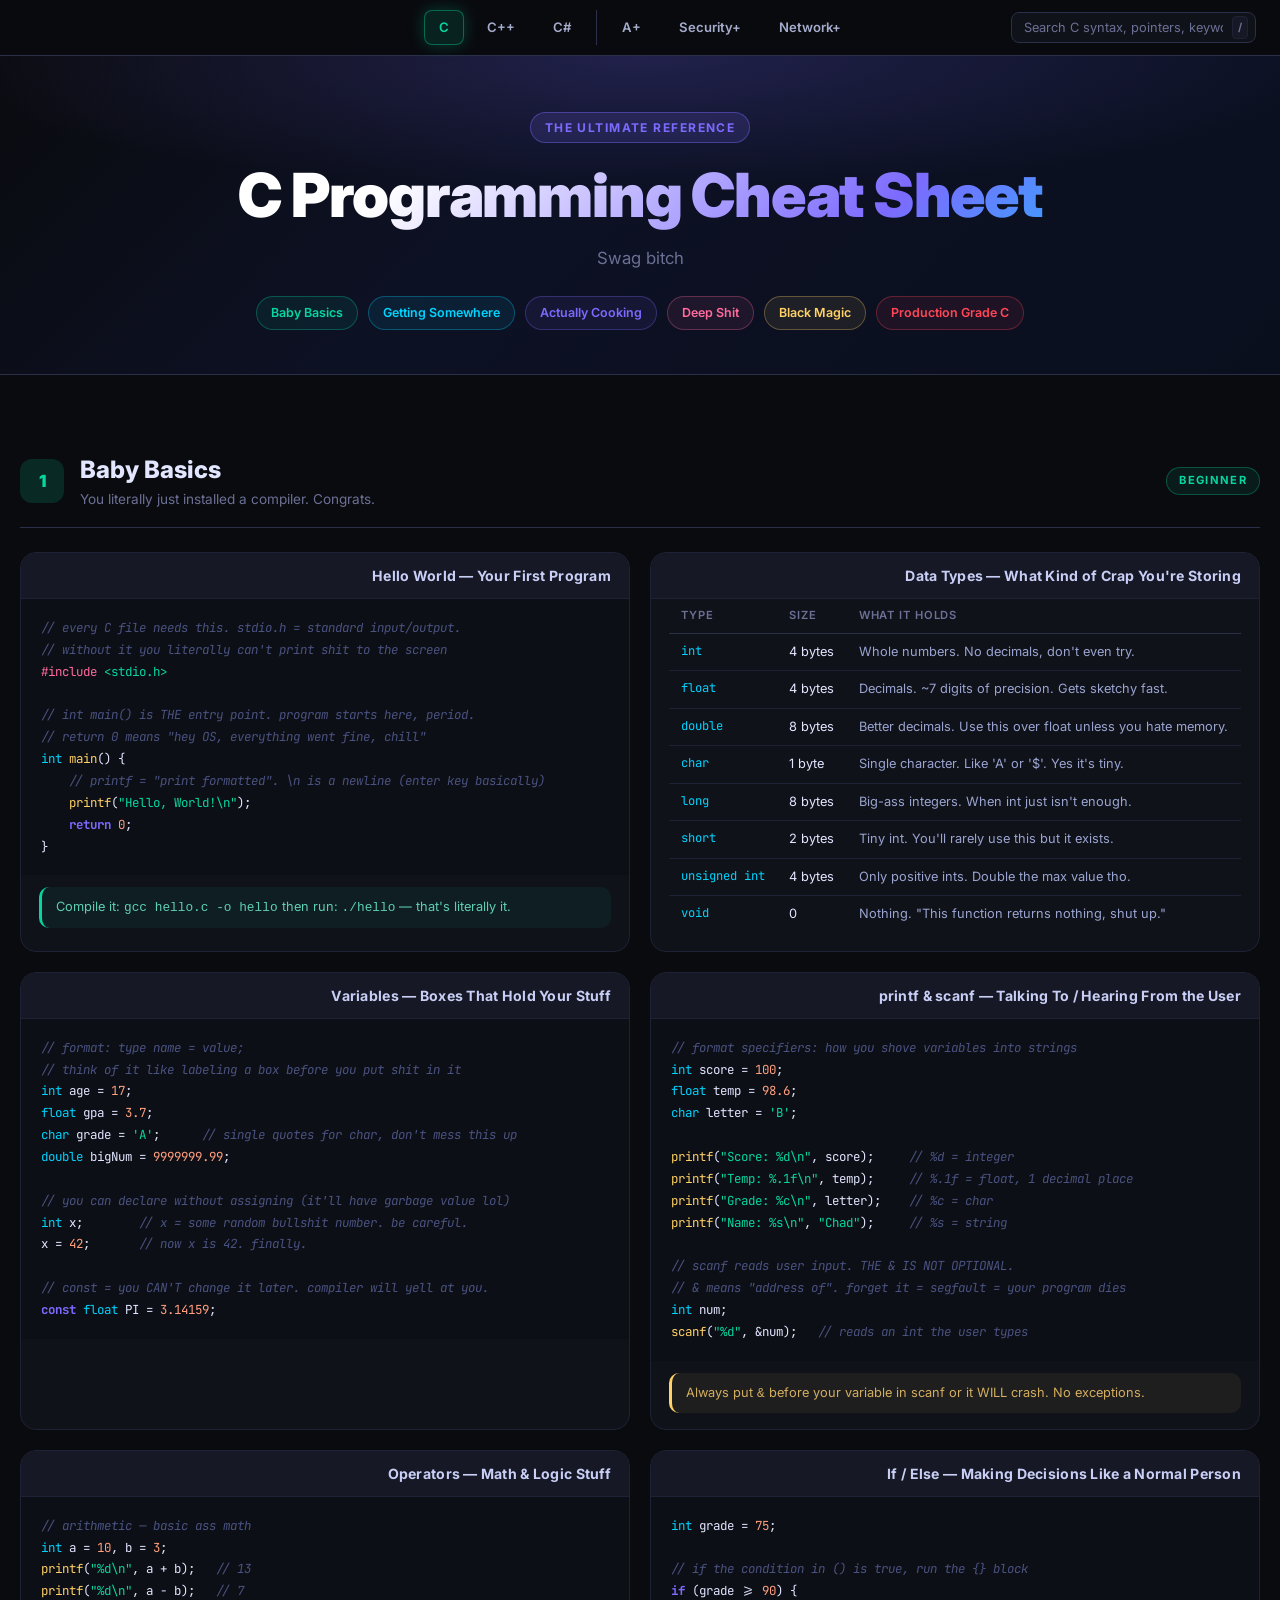
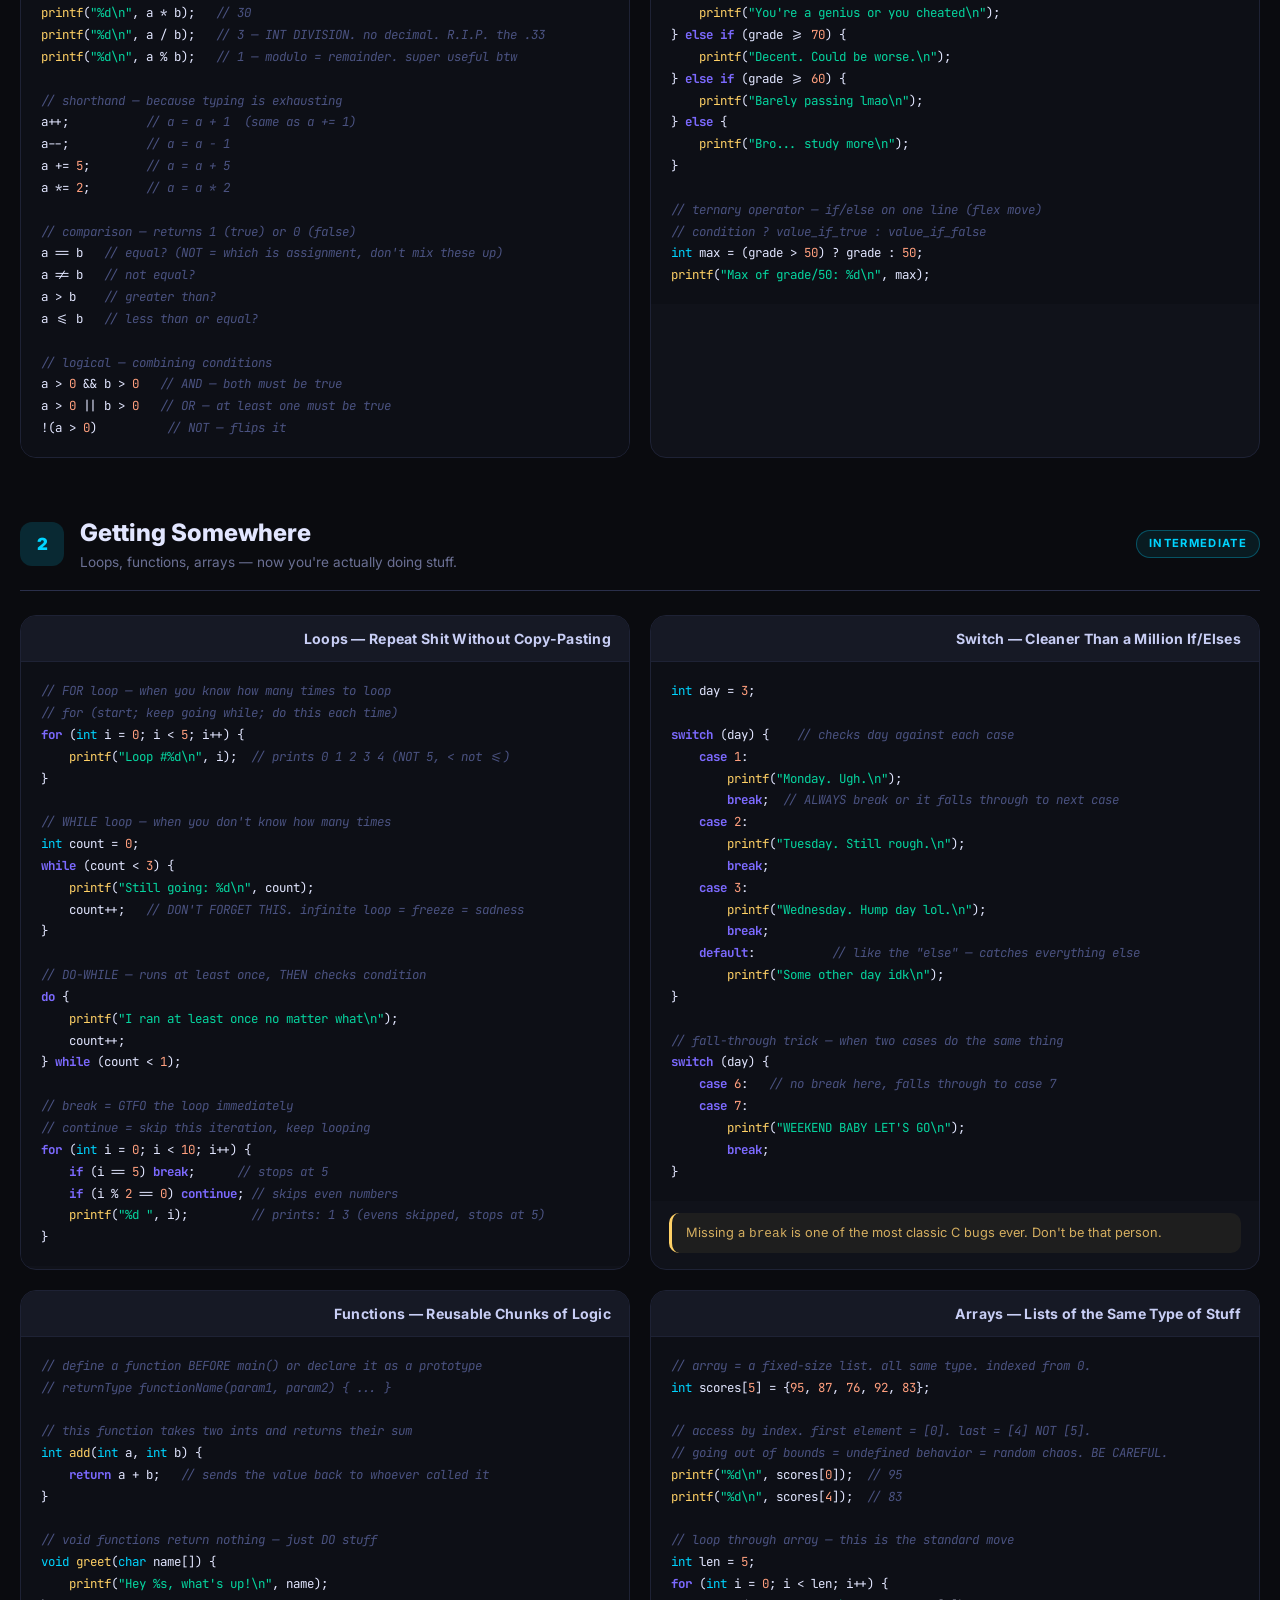
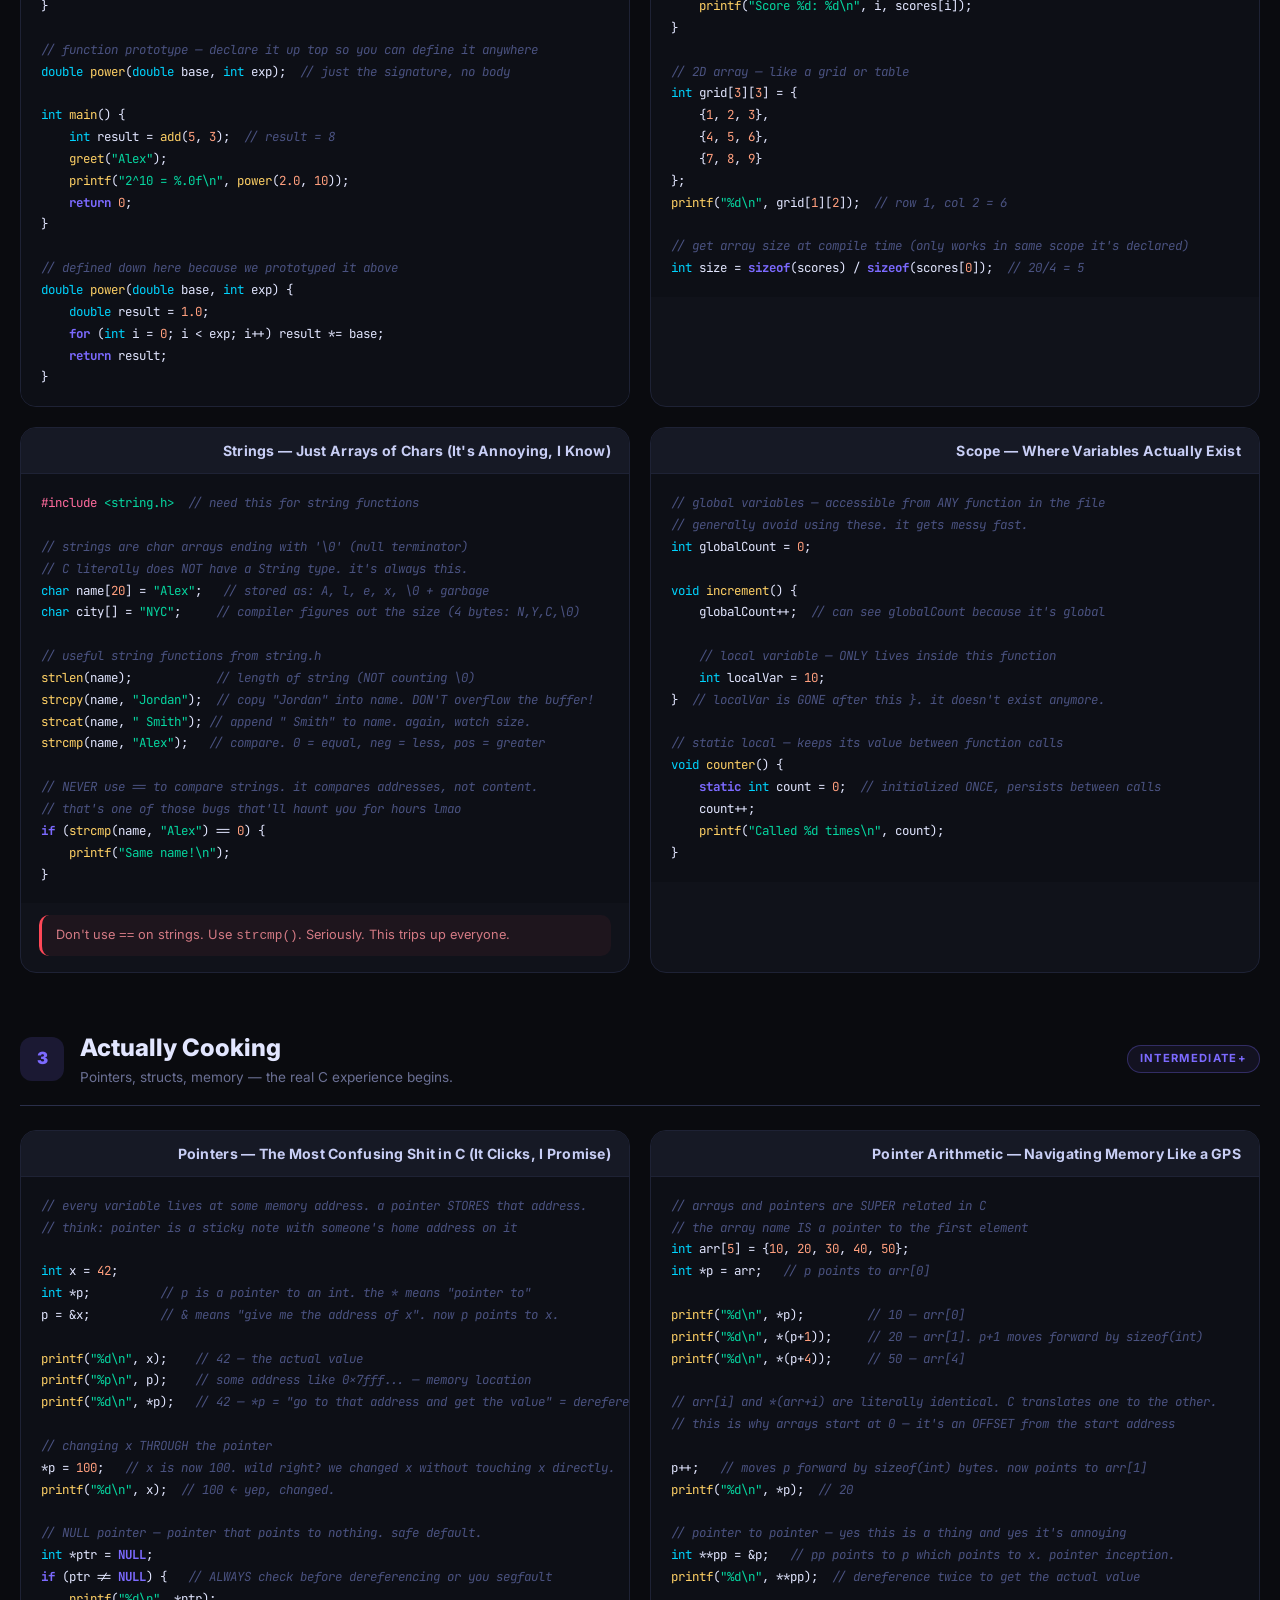
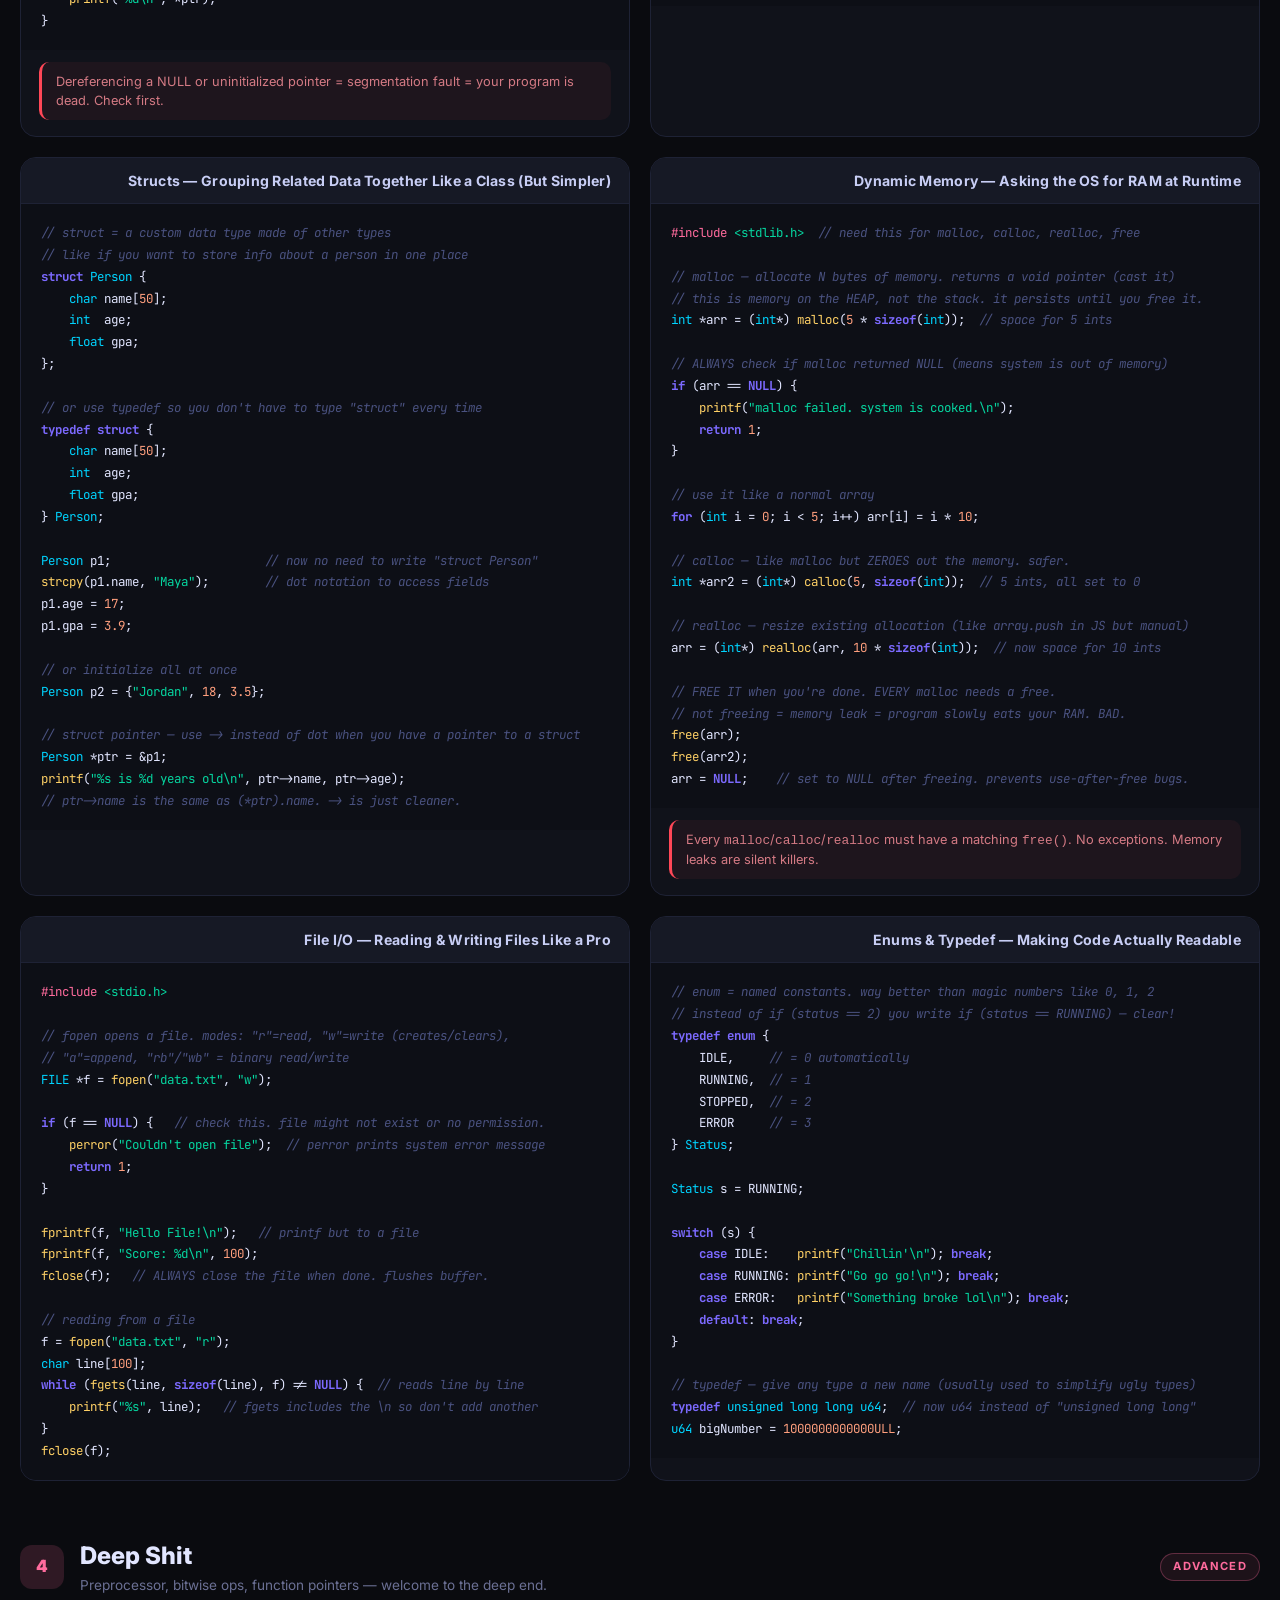
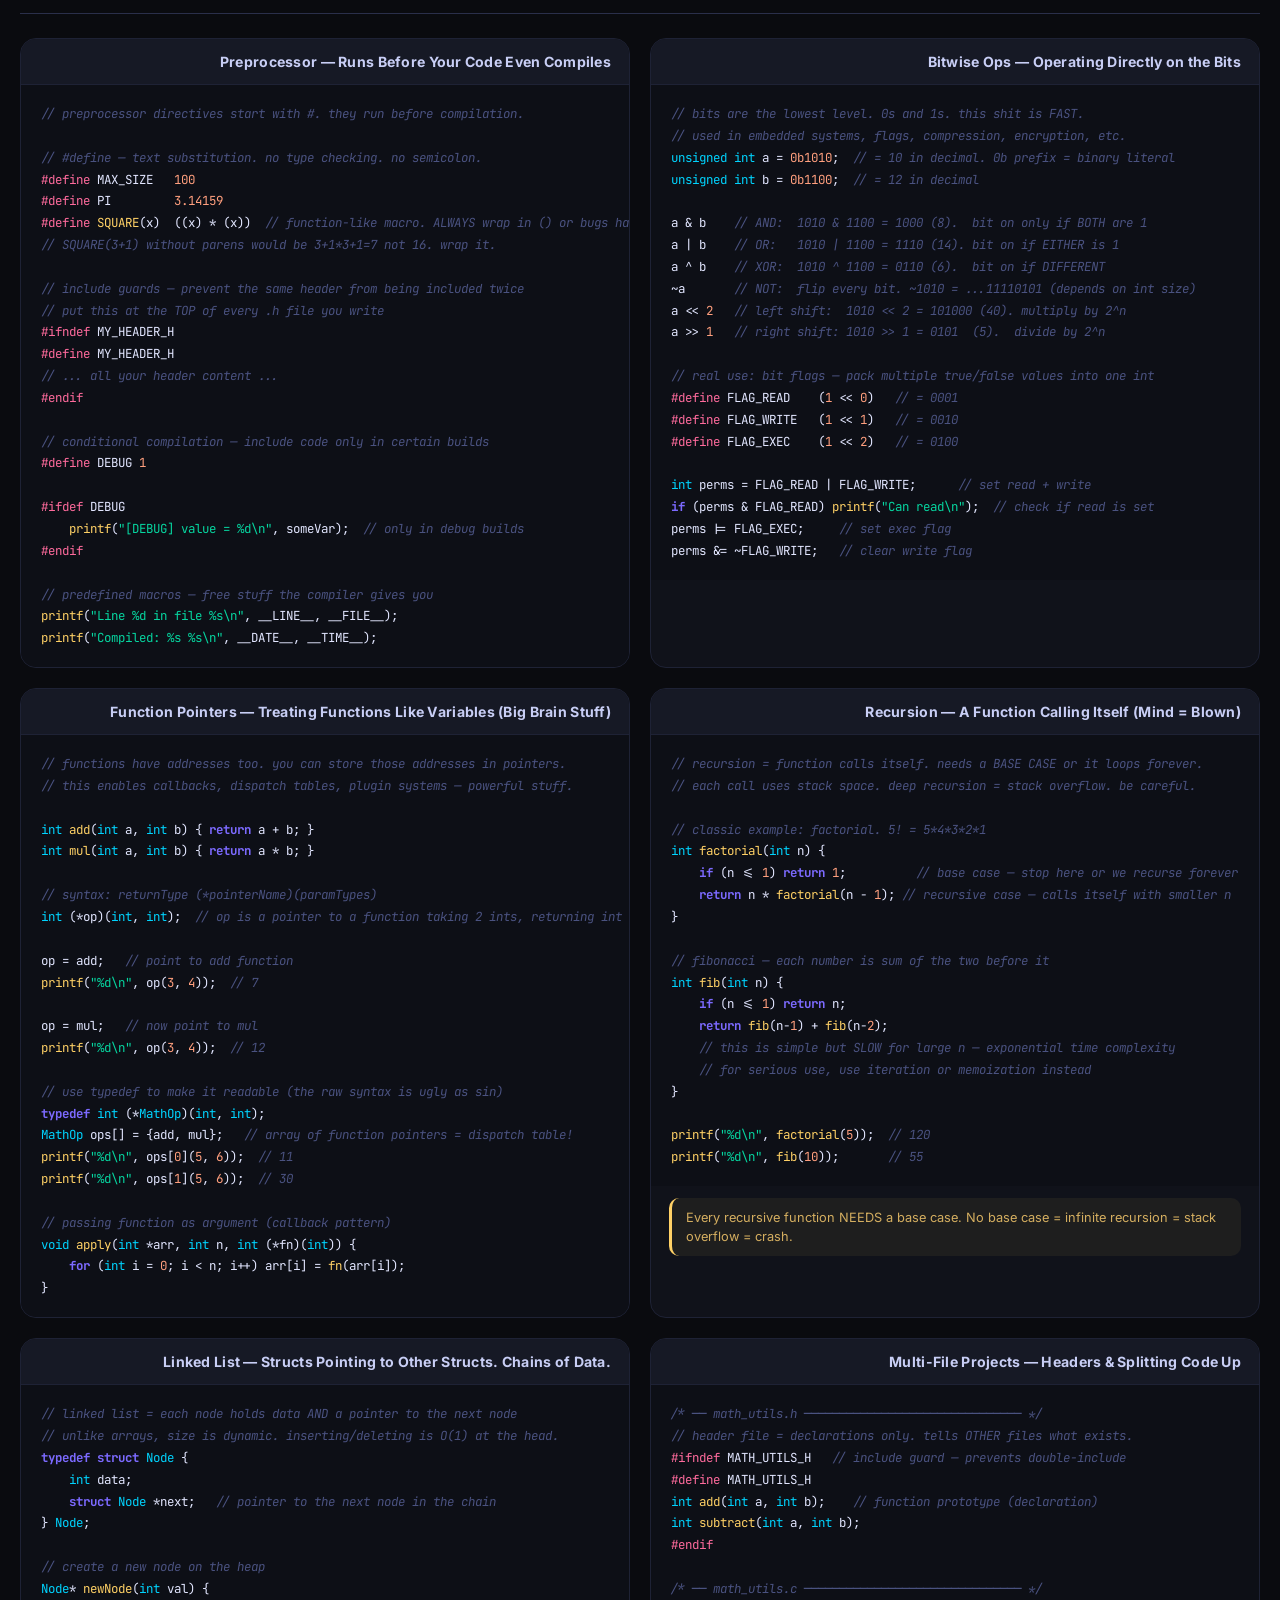
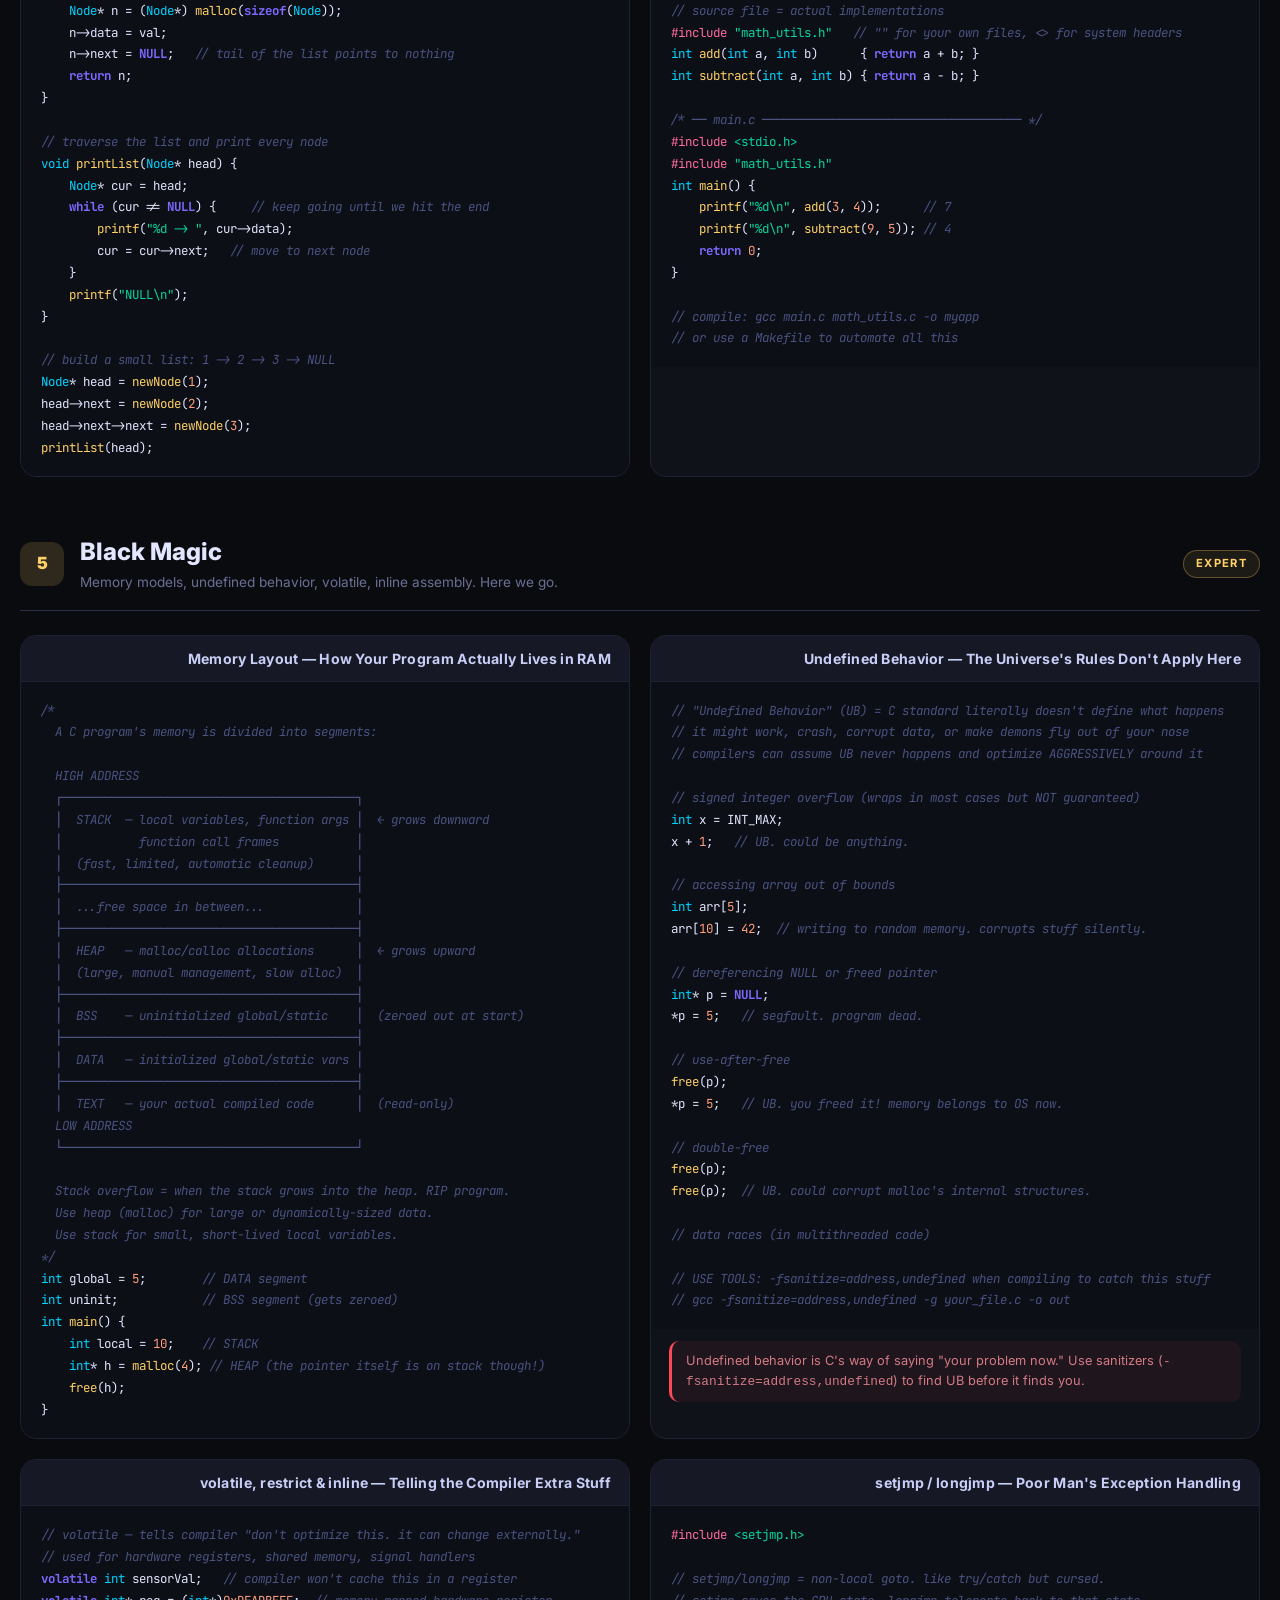
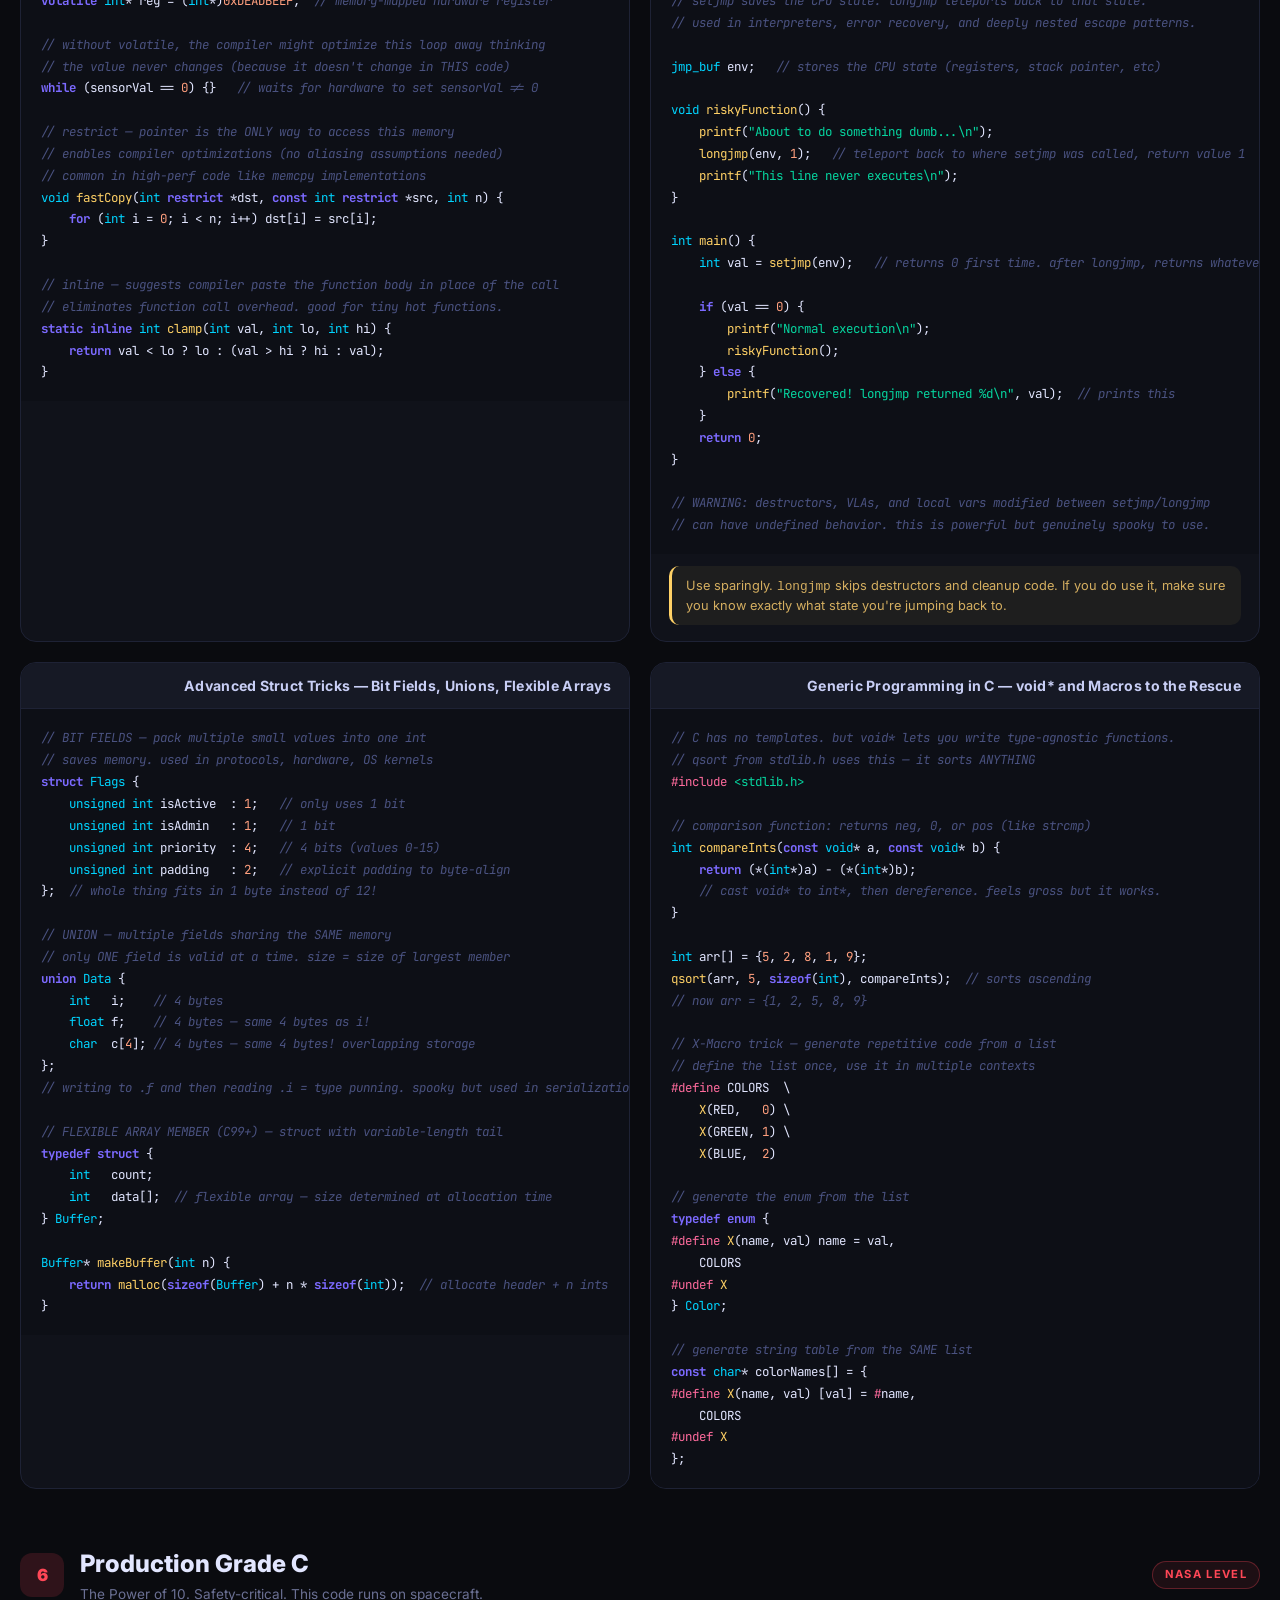
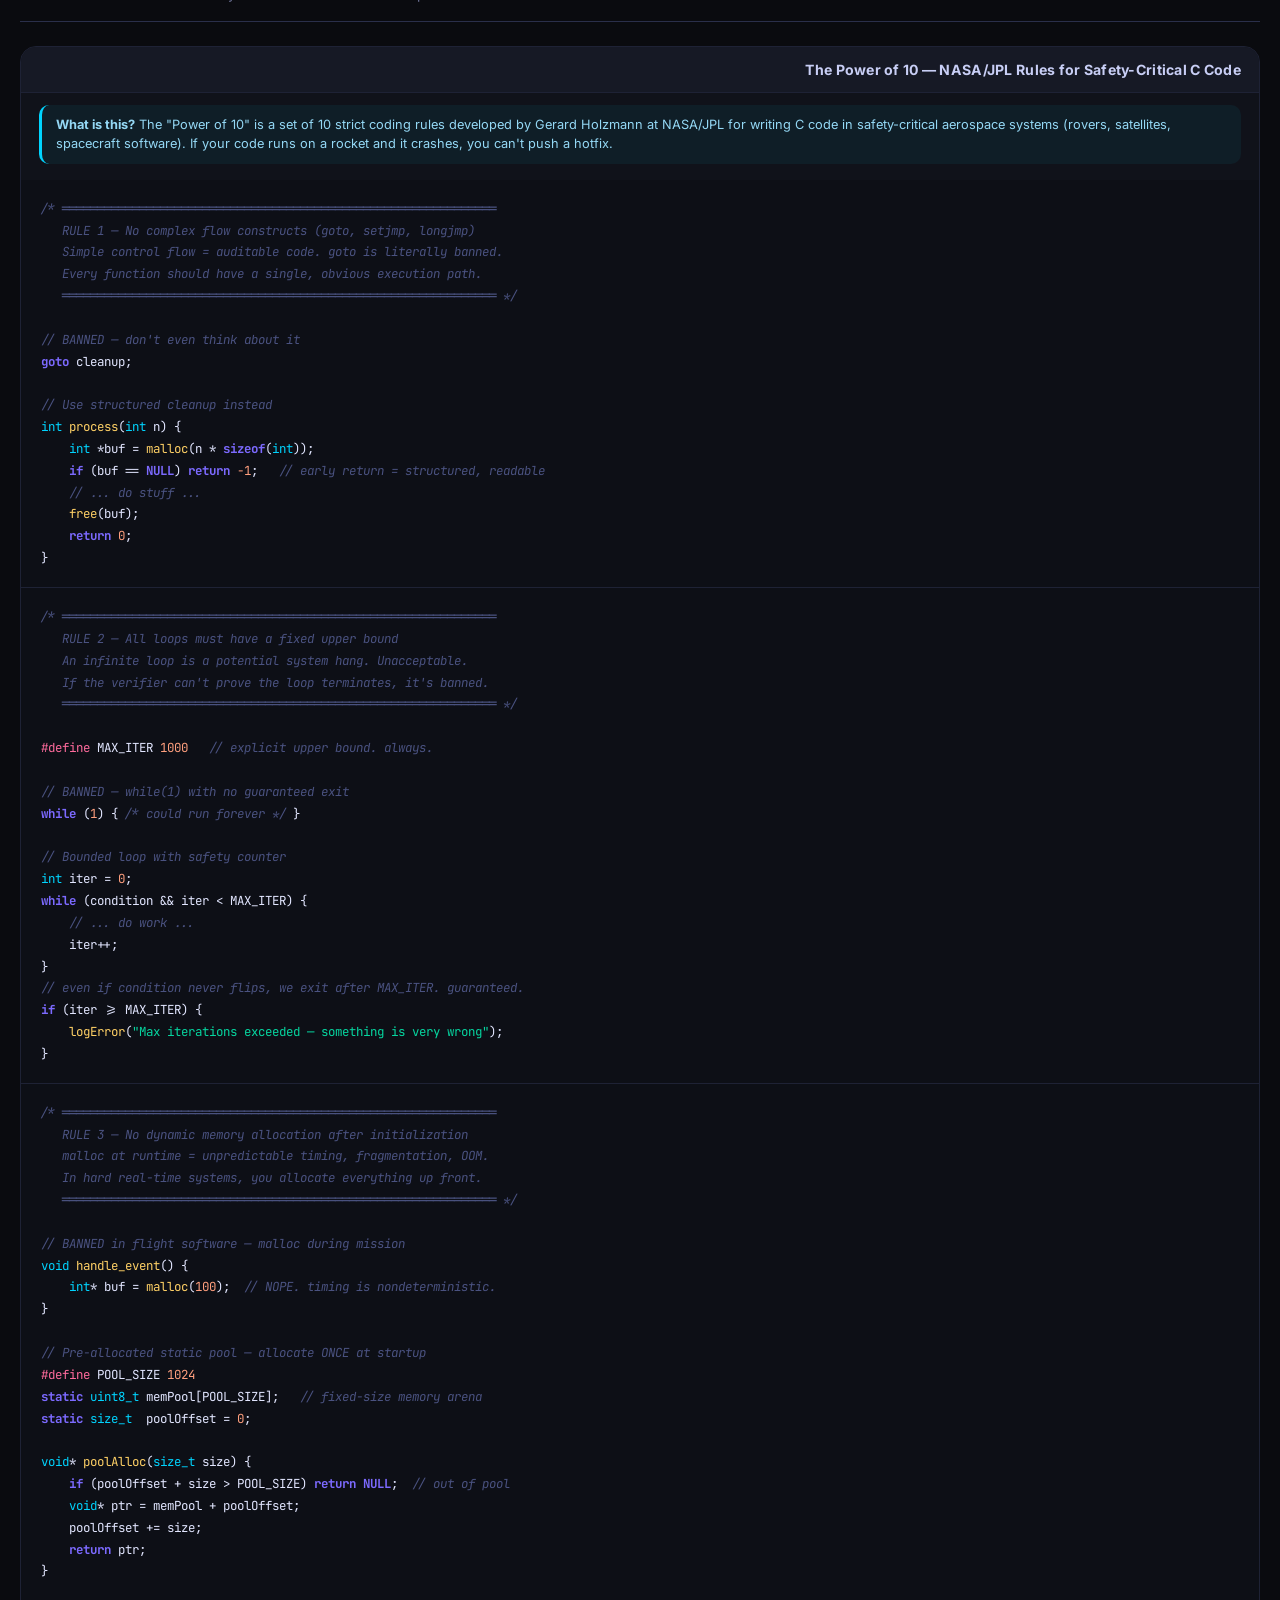
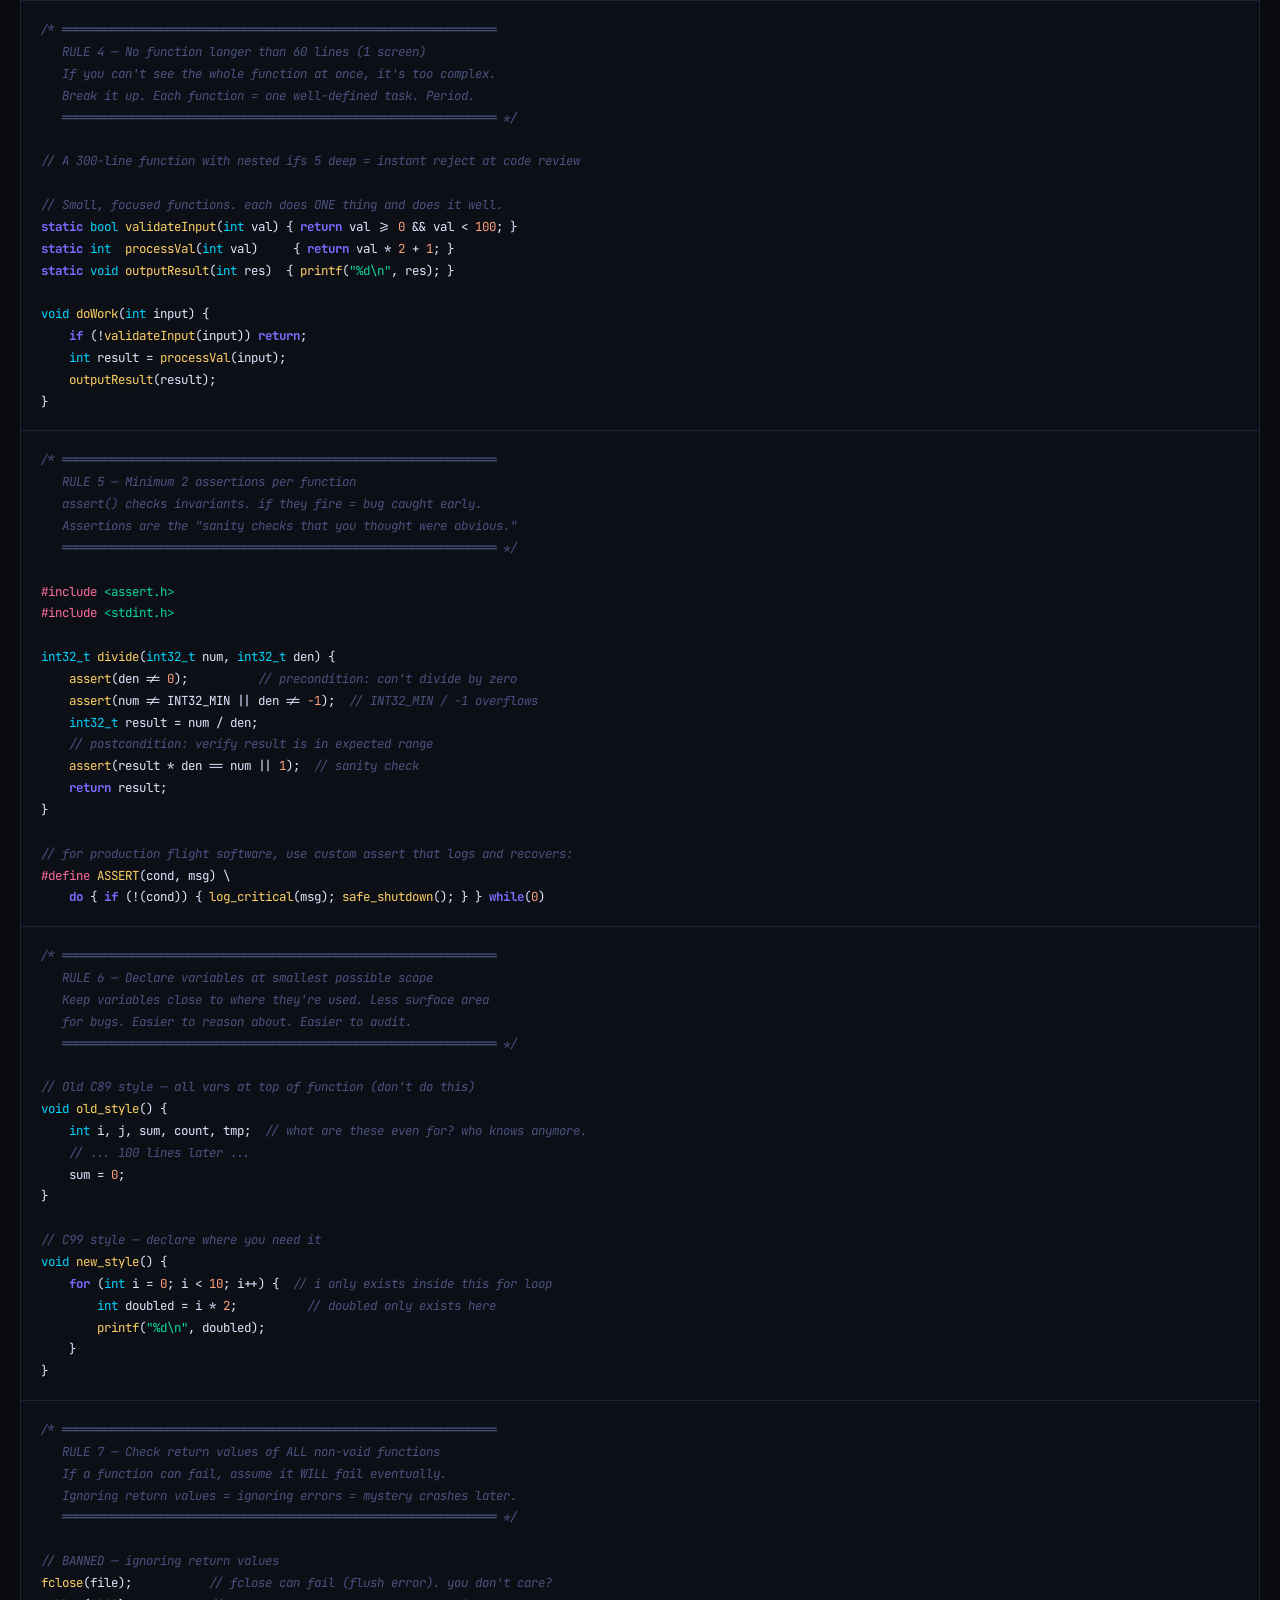
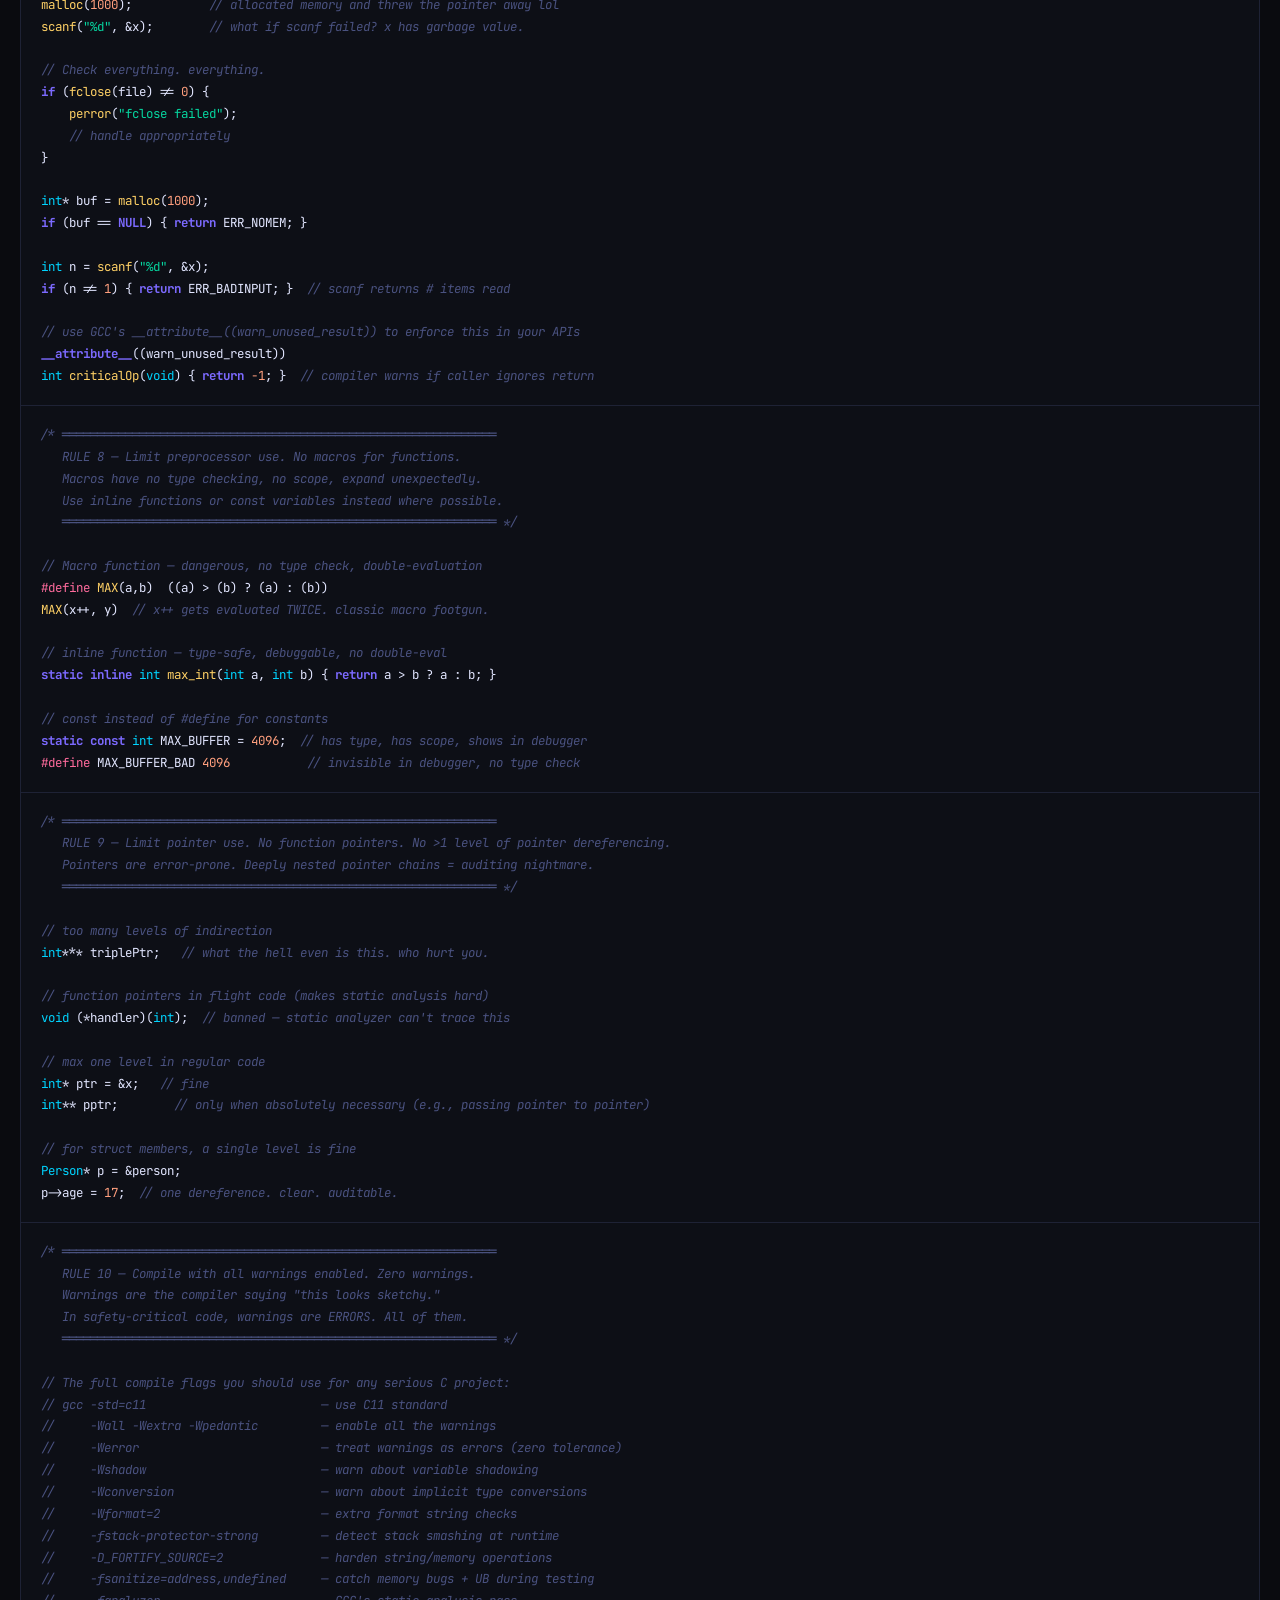
<file: index.html>
<!DOCTYPE html>
<html lang="en">
<head>
  <meta charset="UTF-8" />
  <meta name="viewport" content="width=device-width, initial-scale=1.0" />
  <title>C Cheat Sheet — Baby to NASA Level</title>
  <meta name="description" content="A comprehensive C programming cheat sheet going from absolute beginner basics to advanced NASA-level concepts, with human, casual commentary." />
  <link rel="preconnect" href="https://fonts.googleapis.com" />
  <link rel="preconnect" href="https://fonts.gstatic.com" crossorigin />
  <link href="https://fonts.googleapis.com/css2?family=JetBrains+Mono:wght@400;600;700&family=Inter:wght@400;500;600;700;800;900&display=swap" rel="stylesheet" />
  <link rel="stylesheet" href="styles.css" />
</head>
<body>

<!-- ════════════════════════════════ SITE NAVIGATION ════════════════════════════════ -->
<nav class="site-nav">
  <div class="nav-links">
    <a class="nav-item tab-c active" href="index.html">C</a>
    <a class="nav-item tab-cpp" href="cpp.html">C++</a>
    <a class="nav-item tab-cs" href="csharp.html">C#</a>
    <span class="nav-divider"></span>
    <a class="nav-item tab-aplus" href="aplus.html">A+</a>
    <a class="nav-item tab-security" href="security.html">Security+</a>
    <a class="nav-item tab-network" href="network.html">Network+</a>
  </div>
  <div class="nav-search-container">
    <input type="text" id="globalSearchInput" class="nav-search-input" placeholder="Search C syntax, pointers, keywords... (Press /)" aria-label="Search cheatsheet" autocomplete="off" />
    <span class="search-shortcut-hint">/</span>
  </div>
</nav>

<!--
  ==========================================================================
   EDIT STUFF HERE — this is the only part of the file you should need
  to touch if you just wanna rename a category or change the header text.
  everything below this script (all the <div> soup) is just the actual
  page content and it pulls its words FROM this list automatically.
  ==========================================================================
-->
<script>
  const CONFIG = {

    // the big text at the very top of the page
    heroBadge:    "The Ultimate Reference",
    heroTitle:    "C Programming Cheat Sheet",
    heroSubtitle: "Swag bitch",

    // the 6 little pill buttons under the header (order matches the sections below)
    pills: [
      "Baby Basics",
      "Getting Somewhere",
      "Actually Cooking",
      "Deep Shit",
      "Black Magic",
      "Production Grade C"
    ],

    // the 6 main categories on the page. change "title" to rename a category,
    // "desc" is the little gray subtitle under it, "tag" is the badge on the right
    sections: [
      { title: "Baby Basics",                  desc: "You literally just installed a compiler. Congrats.",                          tag: "Beginner" },
      { title: "Getting Somewhere",             desc: "Loops, functions, arrays — now you're actually doing stuff.",                 tag: "Intermediate" },
      { title: "Actually Cooking",              desc: "Pointers, structs, memory — the real C experience begins.",                   tag: "Intermediate+" },
      { title: "Deep Shit",                     desc: "Preprocessor, bitwise ops, function pointers — welcome to the deep end.",      tag: "Advanced" },
      { title: "Black Magic",                   desc: "Memory models, undefined behavior, volatile, inline assembly. Here we go.",    tag: "Expert" },
      { title: "Production Grade C",             desc: "The Power of 10. Safety-critical. This code runs on spacecraft.",            tag: "NASA Level" }
    ]
  };
</script>

<!-- ════════════════════════════════ HERO ════════════════════════════════ -->
<header class="hero">
  <div class="hero-badge" id="heroBadge">The Ultimate Reference</div>
  <h1 id="heroTitle">C Programming Cheat Sheet</h1>
  <p id="heroSubtitle">From "wtf is a variable" to "I work at NASA now." Every concept explained like you're human, not a textbook.</p>
  <div class="level-pills">
    <a class="pill pill-1" href="#s1" id="pill1">Baby Basics</a>
    <a class="pill pill-2" href="#s2" id="pill2">Getting Somewhere</a>
    <a class="pill pill-3" href="#s3" id="pill3">Actually Cooking</a>
    <a class="pill pill-4" href="#s4" id="pill4">Deep Shit</a>
    <a class="pill pill-5" href="#s5" id="pill5">Black Magic</a>
    <a class="pill pill-6" href="#s6" id="pill6">NASA Rules</a>
  </div>
</header>

<div class="wrapper">

  <div class="search-results-bar" id="searchResultsBar">
    <span id="searchResultsCount">Found 0 matching cards</span>
    <button type="button" class="search-clear-btn" id="searchClearBtn">Clear Search</button>
  </div>

<!-- ══════════════════════════════════════════════════════════════════════
     SECTION 1 — BABY BASICS
═══════════════════════════════════════════════════════════════════════ -->
<div class="section-header s1" id="s1">
  <div class="section-num">1</div>
  <div>
    <div class="section-title" id="sec1Title">Baby Basics</div>
    <div style="color:var(--muted);font-size:.85rem;" id="sec1Desc">You literally just installed a compiler. Congrats.</div>
  </div>
  <div class="section-label" id="sec1Label">Beginner</div>
</div>
<div class="grid">

  <!-- Hello World -->
  <div class="card">
    <div class="card-head"><span class="card-icon"></span><span class="card-title">Hello World — Your First Program</span></div>
    <div class="card-body">
      <pre><span class="cm">// every C file needs this. stdio.h = standard input/output.</span>
<span class="cm">// without it you literally can't print shit to the screen</span>
<span class="pp">#include</span> <span class="st">&lt;stdio.h&gt;</span>

<span class="cm">// int main() is THE entry point. program starts here, period.</span>
<span class="cm">// return 0 means "hey OS, everything went fine, chill"</span>
<span class="ty">int</span> <span class="fn">main</span>() {
    <span class="cm">// printf = "print formatted". \n is a newline (enter key basically)</span>
    <span class="fn">printf</span>(<span class="st">"Hello, World!\n"</span>);
    <span class="kw">return</span> <span class="nm">0</span>;
}</pre>
      <div class="callout tip">Compile it: <code>gcc hello.c -o hello</code> then run: <code>./hello</code> — that's literally it.</div>
    </div>
  </div>

  <!-- Data Types -->
  <div class="card">
    <div class="card-head"><span class="card-icon"></span><span class="card-title">Data Types — What Kind of Crap You're Storing</span></div>
    <div class="card-body">
      <div class="tbl-wrap">
        <table>
          <tr><th>Type</th><th>Size</th><th>What it holds</th></tr>
          <tr><td>int</td><td>4 bytes</td><td class="desc">Whole numbers. No decimals, don't even try.</td></tr>
          <tr><td>float</td><td>4 bytes</td><td class="desc">Decimals. ~7 digits of precision. Gets sketchy fast.</td></tr>
          <tr><td>double</td><td>8 bytes</td><td class="desc">Better decimals. Use this over float unless you hate memory.</td></tr>
          <tr><td>char</td><td>1 byte</td><td class="desc">Single character. Like 'A' or '$'. Yes it's tiny.</td></tr>
          <tr><td>long</td><td>8 bytes</td><td class="desc">Big-ass integers. When int just isn't enough.</td></tr>
          <tr><td>short</td><td>2 bytes</td><td class="desc">Tiny int. You'll rarely use this but it exists.</td></tr>
          <tr><td>unsigned int</td><td>4 bytes</td><td class="desc">Only positive ints. Double the max value tho.</td></tr>
          <tr><td>void</td><td>0</td><td class="desc">Nothing. "This function returns nothing, shut up."</td></tr>
        </table>
      </div>
    </div>
  </div>

  <!-- Variables -->
  <div class="card">
    <div class="card-head"><span class="card-icon"></span><span class="card-title">Variables — Boxes That Hold Your Stuff</span></div>
    <div class="card-body">
      <pre><span class="cm">// format: type name = value;</span>
<span class="cm">// think of it like labeling a box before you put shit in it</span>
<span class="ty">int</span> <span class="va">age</span> = <span class="nm">17</span>;
<span class="ty">float</span> <span class="va">gpa</span> = <span class="nm">3.7</span>;
<span class="ty">char</span> <span class="va">grade</span> = <span class="st">'A'</span>;      <span class="cm">// single quotes for char, don't mess this up</span>
<span class="ty">double</span> <span class="va">bigNum</span> = <span class="nm">9999999.99</span>;

<span class="cm">// you can declare without assigning (it'll have garbage value lol)</span>
<span class="ty">int</span> <span class="va">x</span>;        <span class="cm">// x = some random bullshit number. be careful.</span>
<span class="va">x</span> = <span class="nm">42</span>;       <span class="cm">// now x is 42. finally.</span>

<span class="cm">// const = you CAN'T change it later. compiler will yell at you.</span>
<span class="kw">const</span> <span class="ty">float</span> <span class="va">PI</span> = <span class="nm">3.14159</span>;</pre>
    </div>
  </div>

  <!-- printf / scanf -->
  <div class="card">
    <div class="card-head"><span class="card-icon"></span><span class="card-title">printf & scanf — Talking To / Hearing From the User</span></div>
    <div class="card-body">
      <pre><span class="cm">// format specifiers: how you shove variables into strings</span>
<span class="ty">int</span> <span class="va">score</span> = <span class="nm">100</span>;
<span class="ty">float</span> <span class="va">temp</span> = <span class="nm">98.6</span>;
<span class="ty">char</span> <span class="va">letter</span> = <span class="st">'B'</span>;

<span class="fn">printf</span>(<span class="st">"Score: %d\n"</span>, <span class="va">score</span>);     <span class="cm">// %d = integer</span>
<span class="fn">printf</span>(<span class="st">"Temp: %.1f\n"</span>, <span class="va">temp</span>);     <span class="cm">// %.1f = float, 1 decimal place</span>
<span class="fn">printf</span>(<span class="st">"Grade: %c\n"</span>, <span class="va">letter</span>);    <span class="cm">// %c = char</span>
<span class="fn">printf</span>(<span class="st">"Name: %s\n"</span>, <span class="st">"Chad"</span>);     <span class="cm">// %s = string</span>

<span class="cm">// scanf reads user input. THE & IS NOT OPTIONAL.</span>
<span class="cm">// & means "address of". forget it = segfault = your program dies</span>
<span class="ty">int</span> <span class="va">num</span>;
<span class="fn">scanf</span>(<span class="st">"%d"</span>, <span class="op">&amp;</span><span class="va">num</span>);   <span class="cm">// reads an int the user types</span></pre>
      <div class="callout warn">Always put <code>&amp;</code> before your variable in scanf or it WILL crash. No exceptions.</div>
    </div>
  </div>

  <!-- Operators -->
  <div class="card">
    <div class="card-head"><span class="card-icon"></span><span class="card-title">Operators — Math & Logic Stuff</span></div>
    <div class="card-body">
      <pre><span class="cm">// arithmetic — basic ass math</span>
<span class="ty">int</span> <span class="va">a</span> = <span class="nm">10</span>, <span class="va">b</span> = <span class="nm">3</span>;
<span class="fn">printf</span>(<span class="st">"%d\n"</span>, <span class="va">a</span> <span class="op">+</span> <span class="va">b</span>);   <span class="cm">// 13</span>
<span class="fn">printf</span>(<span class="st">"%d\n"</span>, <span class="va">a</span> <span class="op">-</span> <span class="va">b</span>);   <span class="cm">// 7</span>
<span class="fn">printf</span>(<span class="st">"%d\n"</span>, <span class="va">a</span> <span class="op">*</span> <span class="va">b</span>);   <span class="cm">// 30</span>
<span class="fn">printf</span>(<span class="st">"%d\n"</span>, <span class="va">a</span> <span class="op">/</span> <span class="va">b</span>);   <span class="cm">// 3 — INT DIVISION. no decimal. R.I.P. the .33</span>
<span class="fn">printf</span>(<span class="st">"%d\n"</span>, <span class="va">a</span> <span class="op">%</span> <span class="va">b</span>);   <span class="cm">// 1 — modulo = remainder. super useful btw</span>

<span class="cm">// shorthand — because typing is exhausting</span>
<span class="va">a</span><span class="op">++</span>;           <span class="cm">// a = a + 1  (same as a += 1)</span>
<span class="va">a</span><span class="op">--</span>;           <span class="cm">// a = a - 1</span>
<span class="va">a</span> <span class="op">+=</span> <span class="nm">5</span>;        <span class="cm">// a = a + 5</span>
<span class="va">a</span> <span class="op">*=</span> <span class="nm">2</span>;        <span class="cm">// a = a * 2</span>

<span class="cm">// comparison — returns 1 (true) or 0 (false)</span>
<span class="va">a</span> <span class="op">==</span> <span class="va">b</span>   <span class="cm">// equal? (NOT = which is assignment, don't mix these up)</span>
<span class="va">a</span> <span class="op">!=</span> <span class="va">b</span>   <span class="cm">// not equal?</span>
<span class="va">a</span> <span class="op">&gt;</span> <span class="va">b</span>    <span class="cm">// greater than?</span>
<span class="va">a</span> <span class="op">&lt;=</span> <span class="va">b</span>   <span class="cm">// less than or equal?</span>

<span class="cm">// logical — combining conditions</span>
<span class="va">a</span> <span class="op">&gt;</span> <span class="nm">0</span> <span class="op">&amp;&amp;</span> <span class="va">b</span> <span class="op">&gt;</span> <span class="nm">0</span>   <span class="cm">// AND — both must be true</span>
<span class="va">a</span> <span class="op">&gt;</span> <span class="nm">0</span> <span class="op">||</span> <span class="va">b</span> <span class="op">&gt;</span> <span class="nm">0</span>   <span class="cm">// OR — at least one must be true</span>
<span class="op">!</span>(<span class="va">a</span> <span class="op">&gt;</span> <span class="nm">0</span>)          <span class="cm">// NOT — flips it</span></pre>
    </div>
  </div>

  <!-- If/Else -->
  <div class="card">
    <div class="card-head"><span class="card-icon"></span><span class="card-title">If / Else — Making Decisions Like a Normal Person</span></div>
    <div class="card-body">
      <pre><span class="ty">int</span> <span class="va">grade</span> = <span class="nm">75</span>;

<span class="cm">// if the condition in () is true, run the {} block</span>
<span class="kw">if</span> (<span class="va">grade</span> <span class="op">&gt;=</span> <span class="nm">90</span>) {
    <span class="fn">printf</span>(<span class="st">"You're a genius or you cheated\n"</span>);
} <span class="kw">else if</span> (<span class="va">grade</span> <span class="op">&gt;=</span> <span class="nm">70</span>) {
    <span class="fn">printf</span>(<span class="st">"Decent. Could be worse.\n"</span>);
} <span class="kw">else if</span> (<span class="va">grade</span> <span class="op">&gt;=</span> <span class="nm">60</span>) {
    <span class="fn">printf</span>(<span class="st">"Barely passing lmao\n"</span>);
} <span class="kw">else</span> {
    <span class="fn">printf</span>(<span class="st">"Bro... study more\n"</span>);
}

<span class="cm">// ternary operator — if/else on one line (flex move)</span>
<span class="cm">// condition ? value_if_true : value_if_false</span>
<span class="ty">int</span> <span class="va">max</span> = (<span class="va">grade</span> <span class="op">&gt;</span> <span class="nm">50</span>) <span class="op">?</span> <span class="va">grade</span> <span class="op">:</span> <span class="nm">50</span>;
<span class="fn">printf</span>(<span class="st">"Max of grade/50: %d\n"</span>, <span class="va">max</span>);</pre>
    </div>
  </div>

</div><!-- /grid -->


<!-- ══════════════════════════════════════════════════════════════════════
     SECTION 2 — GETTING SOMEWHERE
═══════════════════════════════════════════════════════════════════════ -->
<div class="section-header s2" id="s2">
  <div class="section-num">2</div>
  <div>
    <div class="section-title" id="sec2Title">Getting Somewhere</div>
    <div style="color:var(--muted);font-size:.85rem;" id="sec2Desc">Loops, functions, arrays — now you're actually doing stuff.</div>
  </div>
  <div class="section-label" id="sec2Label">Intermediate</div>
</div>
<div class="grid">

  <!-- Loops -->
  <div class="card">
    <div class="card-head"><span class="card-icon"></span><span class="card-title">Loops — Repeat Shit Without Copy-Pasting</span></div>
    <div class="card-body">
      <pre><span class="cm">// FOR loop — when you know how many times to loop</span>
<span class="cm">// for (start; keep going while; do this each time)</span>
<span class="kw">for</span> (<span class="ty">int</span> <span class="va">i</span> = <span class="nm">0</span>; <span class="va">i</span> <span class="op">&lt;</span> <span class="nm">5</span>; <span class="va">i</span><span class="op">++</span>) {
    <span class="fn">printf</span>(<span class="st">"Loop #%d\n"</span>, <span class="va">i</span>);  <span class="cm">// prints 0 1 2 3 4 (NOT 5, < not <=)</span>
}

<span class="cm">// WHILE loop — when you don't know how many times</span>
<span class="ty">int</span> <span class="va">count</span> = <span class="nm">0</span>;
<span class="kw">while</span> (<span class="va">count</span> <span class="op">&lt;</span> <span class="nm">3</span>) {
    <span class="fn">printf</span>(<span class="st">"Still going: %d\n"</span>, <span class="va">count</span>);
    <span class="va">count</span><span class="op">++</span>;   <span class="cm">// DON'T FORGET THIS. infinite loop = freeze = sadness</span>
}

<span class="cm">// DO-WHILE — runs at least once, THEN checks condition</span>
<span class="kw">do</span> {
    <span class="fn">printf</span>(<span class="st">"I ran at least once no matter what\n"</span>);
    <span class="va">count</span><span class="op">++</span>;
} <span class="kw">while</span> (<span class="va">count</span> <span class="op">&lt;</span> <span class="nm">1</span>);

<span class="cm">// break = GTFO the loop immediately</span>
<span class="cm">// continue = skip this iteration, keep looping</span>
<span class="kw">for</span> (<span class="ty">int</span> <span class="va">i</span> = <span class="nm">0</span>; <span class="va">i</span> <span class="op">&lt;</span> <span class="nm">10</span>; <span class="va">i</span><span class="op">++</span>) {
    <span class="kw">if</span> (<span class="va">i</span> <span class="op">==</span> <span class="nm">5</span>) <span class="kw">break</span>;      <span class="cm">// stops at 5</span>
    <span class="kw">if</span> (<span class="va">i</span> <span class="op">%</span> <span class="nm">2</span> <span class="op">==</span> <span class="nm">0</span>) <span class="kw">continue</span>; <span class="cm">// skips even numbers</span>
    <span class="fn">printf</span>(<span class="st">"%d "</span>, <span class="va">i</span>);         <span class="cm">// prints: 1 3 (evens skipped, stops at 5)</span>
}</pre>
    </div>
  </div>

  <!-- Switch -->
  <div class="card">
    <div class="card-head"><span class="card-icon"></span><span class="card-title">Switch — Cleaner Than a Million If/Elses</span></div>
    <div class="card-body">
      <pre><span class="ty">int</span> <span class="va">day</span> = <span class="nm">3</span>;

<span class="kw">switch</span> (<span class="va">day</span>) {    <span class="cm">// checks day against each case</span>
    <span class="kw">case</span> <span class="nm">1</span>:
        <span class="fn">printf</span>(<span class="st">"Monday. Ugh.\n"</span>);
        <span class="kw">break</span>;  <span class="cm">// ALWAYS break or it falls through to next case</span>
    <span class="kw">case</span> <span class="nm">2</span>:
        <span class="fn">printf</span>(<span class="st">"Tuesday. Still rough.\n"</span>);
        <span class="kw">break</span>;
    <span class="kw">case</span> <span class="nm">3</span>:
        <span class="fn">printf</span>(<span class="st">"Wednesday. Hump day lol.\n"</span>);
        <span class="kw">break</span>;
    <span class="kw">default</span>:           <span class="cm">// like the "else" — catches everything else</span>
        <span class="fn">printf</span>(<span class="st">"Some other day idk\n"</span>);
}

<span class="cm">// fall-through trick — when two cases do the same thing</span>
<span class="kw">switch</span> (<span class="va">day</span>) {
    <span class="kw">case</span> <span class="nm">6</span>:   <span class="cm">// no break here, falls through to case 7</span>
    <span class="kw">case</span> <span class="nm">7</span>:
        <span class="fn">printf</span>(<span class="st">"WEEKEND BABY LET'S GO\n"</span>);
        <span class="kw">break</span>;
}</pre>
      <div class="callout warn">Missing a <code>break</code> is one of the most classic C bugs ever. Don't be that person.</div>
    </div>
  </div>

  <!-- Functions -->
  <div class="card">
    <div class="card-head"><span class="card-icon"></span><span class="card-title">Functions — Reusable Chunks of Logic</span></div>
    <div class="card-body">
      <pre><span class="cm">// define a function BEFORE main() or declare it as a prototype</span>
<span class="cm">// returnType functionName(param1, param2) { ... }</span>

<span class="cm">// this function takes two ints and returns their sum</span>
<span class="ty">int</span> <span class="fn">add</span>(<span class="ty">int</span> <span class="va">a</span>, <span class="ty">int</span> <span class="va">b</span>) {
    <span class="kw">return</span> <span class="va">a</span> <span class="op">+</span> <span class="va">b</span>;   <span class="cm">// sends the value back to whoever called it</span>
}

<span class="cm">// void functions return nothing — just DO stuff</span>
<span class="ty">void</span> <span class="fn">greet</span>(<span class="ty">char</span> <span class="va">name</span>[]) {
    <span class="fn">printf</span>(<span class="st">"Hey %s, what's up!\n"</span>, <span class="va">name</span>);
}

<span class="cm">// function prototype — declare it up top so you can define it anywhere</span>
<span class="ty">double</span> <span class="fn">power</span>(<span class="ty">double</span> <span class="va">base</span>, <span class="ty">int</span> <span class="va">exp</span>);  <span class="cm">// just the signature, no body</span>

<span class="ty">int</span> <span class="fn">main</span>() {
    <span class="ty">int</span> <span class="va">result</span> = <span class="fn">add</span>(<span class="nm">5</span>, <span class="nm">3</span>);  <span class="cm">// result = 8</span>
    <span class="fn">greet</span>(<span class="st">"Alex"</span>);
    <span class="fn">printf</span>(<span class="st">"2^10 = %.0f\n"</span>, <span class="fn">power</span>(<span class="nm">2.0</span>, <span class="nm">10</span>));
    <span class="kw">return</span> <span class="nm">0</span>;
}

<span class="cm">// defined down here because we prototyped it above</span>
<span class="ty">double</span> <span class="fn">power</span>(<span class="ty">double</span> <span class="va">base</span>, <span class="ty">int</span> <span class="va">exp</span>) {
    <span class="ty">double</span> <span class="va">result</span> = <span class="nm">1.0</span>;
    <span class="kw">for</span> (<span class="ty">int</span> <span class="va">i</span> = <span class="nm">0</span>; <span class="va">i</span> <span class="op">&lt;</span> <span class="va">exp</span>; <span class="va">i</span><span class="op">++</span>) <span class="va">result</span> <span class="op">*=</span> <span class="va">base</span>;
    <span class="kw">return</span> <span class="va">result</span>;
}</pre>
    </div>
  </div>

  <!-- Arrays -->
  <div class="card">
    <div class="card-head"><span class="card-icon"></span><span class="card-title">Arrays — Lists of the Same Type of Stuff</span></div>
    <div class="card-body">
      <pre><span class="cm">// array = a fixed-size list. all same type. indexed from 0.</span>
<span class="ty">int</span> <span class="va">scores</span>[<span class="nm">5</span>] = {<span class="nm">95</span>, <span class="nm">87</span>, <span class="nm">76</span>, <span class="nm">92</span>, <span class="nm">83</span>};

<span class="cm">// access by index. first element = [0]. last = [4] NOT [5].</span>
<span class="cm">// going out of bounds = undefined behavior = random chaos. BE CAREFUL.</span>
<span class="fn">printf</span>(<span class="st">"%d\n"</span>, <span class="va">scores</span>[<span class="nm">0</span>]);  <span class="cm">// 95</span>
<span class="fn">printf</span>(<span class="st">"%d\n"</span>, <span class="va">scores</span>[<span class="nm">4</span>]);  <span class="cm">// 83</span>

<span class="cm">// loop through array — this is the standard move</span>
<span class="ty">int</span> <span class="va">len</span> = <span class="nm">5</span>;
<span class="kw">for</span> (<span class="ty">int</span> <span class="va">i</span> = <span class="nm">0</span>; <span class="va">i</span> <span class="op">&lt;</span> <span class="va">len</span>; <span class="va">i</span><span class="op">++</span>) {
    <span class="fn">printf</span>(<span class="st">"Score %d: %d\n"</span>, <span class="va">i</span>, <span class="va">scores</span>[<span class="va">i</span>]);
}

<span class="cm">// 2D array — like a grid or table</span>
<span class="ty">int</span> <span class="va">grid</span>[<span class="nm">3</span>][<span class="nm">3</span>] = {
    {<span class="nm">1</span>, <span class="nm">2</span>, <span class="nm">3</span>},
    {<span class="nm">4</span>, <span class="nm">5</span>, <span class="nm">6</span>},
    {<span class="nm">7</span>, <span class="nm">8</span>, <span class="nm">9</span>}
};
<span class="fn">printf</span>(<span class="st">"%d\n"</span>, <span class="va">grid</span>[<span class="nm">1</span>][<span class="nm">2</span>]);  <span class="cm">// row 1, col 2 = 6</span>

<span class="cm">// get array size at compile time (only works in same scope it's declared)</span>
<span class="ty">int</span> <span class="va">size</span> = <span class="kw">sizeof</span>(<span class="va">scores</span>) <span class="op">/</span> <span class="kw">sizeof</span>(<span class="va">scores</span>[<span class="nm">0</span>]);  <span class="cm">// 20/4 = 5</span></pre>
    </div>
  </div>

  <!-- Strings -->
  <div class="card">
    <div class="card-head"><span class="card-icon"></span><span class="card-title">Strings — Just Arrays of Chars (It's Annoying, I Know)</span></div>
    <div class="card-body">
      <pre><span class="pp">#include</span> <span class="st">&lt;string.h&gt;</span>  <span class="cm">// need this for string functions</span>

<span class="cm">// strings are char arrays ending with '\0' (null terminator)</span>
<span class="cm">// C literally does NOT have a String type. it's always this.</span>
<span class="ty">char</span> <span class="va">name</span>[<span class="nm">20</span>] = <span class="st">"Alex"</span>;   <span class="cm">// stored as: A, l, e, x, \0 + garbage</span>
<span class="ty">char</span> <span class="va">city</span>[] = <span class="st">"NYC"</span>;     <span class="cm">// compiler figures out the size (4 bytes: N,Y,C,\0)</span>

<span class="cm">// useful string functions from string.h</span>
<span class="fn">strlen</span>(<span class="va">name</span>);            <span class="cm">// length of string (NOT counting \0)</span>
<span class="fn">strcpy</span>(<span class="va">name</span>, <span class="st">"Jordan"</span>);  <span class="cm">// copy "Jordan" into name. DON'T overflow the buffer!</span>
<span class="fn">strcat</span>(<span class="va">name</span>, <span class="st">" Smith"</span>); <span class="cm">// append " Smith" to name. again, watch size.</span>
<span class="fn">strcmp</span>(<span class="va">name</span>, <span class="st">"Alex"</span>);   <span class="cm">// compare. 0 = equal, neg = less, pos = greater</span>

<span class="cm">// NEVER use == to compare strings. it compares addresses, not content.</span>
<span class="cm">// that's one of those bugs that'll haunt you for hours lmao</span>
<span class="kw">if</span> (<span class="fn">strcmp</span>(<span class="va">name</span>, <span class="st">"Alex"</span>) <span class="op">==</span> <span class="nm">0</span>) {
    <span class="fn">printf</span>(<span class="st">"Same name!\n"</span>);
}</pre>
      <div class="callout danger">Don't use <code>==</code> on strings. Use <code>strcmp()</code>. Seriously. This trips up everyone.</div>
    </div>
  </div>

  <!-- Scope -->
  <div class="card">
    <div class="card-head"><span class="card-icon"></span><span class="card-title">Scope — Where Variables Actually Exist</span></div>
    <div class="card-body">
      <pre><span class="cm">// global variables — accessible from ANY function in the file</span>
<span class="cm">// generally avoid using these. it gets messy fast.</span>
<span class="ty">int</span> <span class="va">globalCount</span> = <span class="nm">0</span>;

<span class="ty">void</span> <span class="fn">increment</span>() {
    <span class="va">globalCount</span><span class="op">++</span>;  <span class="cm">// can see globalCount because it's global</span>

    <span class="cm">// local variable — ONLY lives inside this function</span>
    <span class="ty">int</span> <span class="va">localVar</span> = <span class="nm">10</span>;
}  <span class="cm">// localVar is GONE after this }. it doesn't exist anymore.</span>

<span class="cm">// static local — keeps its value between function calls</span>
<span class="ty">void</span> <span class="fn">counter</span>() {
    <span class="kw">static</span> <span class="ty">int</span> <span class="va">count</span> = <span class="nm">0</span>;  <span class="cm">// initialized ONCE, persists between calls</span>
    <span class="va">count</span><span class="op">++</span>;
    <span class="fn">printf</span>(<span class="st">"Called %d times\n"</span>, <span class="va">count</span>);
}</pre>
    </div>
  </div>

</div><!-- /grid -->


<!-- ══════════════════════════════════════════════════════════════════════
     SECTION 3 — ACTUALLY COOKING
═══════════════════════════════════════════════════════════════════════ -->
<div class="section-header s3" id="s3">
  <div class="section-num">3</div>
  <div>
    <div class="section-title" id="sec3Title">Actually Cooking</div>
    <div style="color:var(--muted);font-size:.85rem;" id="sec3Desc">Pointers, structs, memory — the real C experience begins.</div>
  </div>
  <div class="section-label" id="sec3Label">Intermediate+</div>
</div>
<div class="grid">

  <!-- Pointers -->
  <div class="card">
    <div class="card-head"><span class="card-icon"></span><span class="card-title">Pointers — The Most Confusing Shit in C (It Clicks, I Promise)</span></div>
    <div class="card-body">
      <pre><span class="cm">// every variable lives at some memory address. a pointer STORES that address.</span>
<span class="cm">// think: pointer is a sticky note with someone's home address on it</span>

<span class="ty">int</span> <span class="va">x</span> = <span class="nm">42</span>;
<span class="ty">int</span> <span class="op">*</span><span class="va">p</span>;          <span class="cm">// p is a pointer to an int. the * means "pointer to"</span>
<span class="va">p</span> = <span class="op">&amp;</span><span class="va">x</span>;          <span class="cm">// & means "give me the address of x". now p points to x.</span>

<span class="fn">printf</span>(<span class="st">"%d\n"</span>, <span class="va">x</span>);    <span class="cm">// 42 — the actual value</span>
<span class="fn">printf</span>(<span class="st">"%p\n"</span>, <span class="va">p</span>);    <span class="cm">// some address like 0x7fff... — memory location</span>
<span class="fn">printf</span>(<span class="st">"%d\n"</span>, <span class="op">*</span><span class="va">p</span>);   <span class="cm">// 42 — *p = "go to that address and get the value" = dereference</span>

<span class="cm">// changing x THROUGH the pointer</span>
<span class="op">*</span><span class="va">p</span> = <span class="nm">100</span>;   <span class="cm">// x is now 100. wild right? we changed x without touching x directly.</span>
<span class="fn">printf</span>(<span class="st">"%d\n"</span>, <span class="va">x</span>);  <span class="cm">// 100 ← yep, changed.</span>

<span class="cm">// NULL pointer — pointer that points to nothing. safe default.</span>
<span class="ty">int</span> <span class="op">*</span><span class="va">ptr</span> = <span class="kw">NULL</span>;
<span class="kw">if</span> (<span class="va">ptr</span> <span class="op">!=</span> <span class="kw">NULL</span>) {   <span class="cm">// ALWAYS check before dereferencing or you segfault</span>
    <span class="fn">printf</span>(<span class="st">"%d\n"</span>, <span class="op">*</span><span class="va">ptr</span>);
}</pre>
      <div class="callout danger">Dereferencing a NULL or uninitialized pointer = segmentation fault = your program is dead. Check first.</div>
    </div>
  </div>

  <!-- Pointer Arithmetic -->
  <div class="card">
    <div class="card-head"><span class="card-icon"></span><span class="card-title">Pointer Arithmetic — Navigating Memory Like a GPS</span></div>
    <div class="card-body">
      <pre><span class="cm">// arrays and pointers are SUPER related in C</span>
<span class="cm">// the array name IS a pointer to the first element</span>
<span class="ty">int</span> <span class="va">arr</span>[<span class="nm">5</span>] = {<span class="nm">10</span>, <span class="nm">20</span>, <span class="nm">30</span>, <span class="nm">40</span>, <span class="nm">50</span>};
<span class="ty">int</span> <span class="op">*</span><span class="va">p</span> = <span class="va">arr</span>;   <span class="cm">// p points to arr[0]</span>

<span class="fn">printf</span>(<span class="st">"%d\n"</span>, <span class="op">*</span><span class="va">p</span>);         <span class="cm">// 10 — arr[0]</span>
<span class="fn">printf</span>(<span class="st">"%d\n"</span>, <span class="op">*</span>(<span class="va">p</span><span class="op">+</span><span class="nm">1</span>));     <span class="cm">// 20 — arr[1]. p+1 moves forward by sizeof(int)</span>
<span class="fn">printf</span>(<span class="st">"%d\n"</span>, <span class="op">*</span>(<span class="va">p</span><span class="op">+</span><span class="nm">4</span>));     <span class="cm">// 50 — arr[4]</span>

<span class="cm">// arr[i] and *(arr+i) are literally identical. C translates one to the other.</span>
<span class="cm">// this is why arrays start at 0 — it's an OFFSET from the start address</span>

<span class="va">p</span><span class="op">++</span>;   <span class="cm">// moves p forward by sizeof(int) bytes. now points to arr[1]</span>
<span class="fn">printf</span>(<span class="st">"%d\n"</span>, <span class="op">*</span><span class="va">p</span>);  <span class="cm">// 20</span>

<span class="cm">// pointer to pointer — yes this is a thing and yes it's annoying</span>
<span class="ty">int</span> <span class="op">**</span><span class="va">pp</span> = <span class="op">&amp;</span><span class="va">p</span>;   <span class="cm">// pp points to p which points to x. pointer inception.</span>
<span class="fn">printf</span>(<span class="st">"%d\n"</span>, <span class="op">**</span><span class="va">pp</span>);  <span class="cm">// dereference twice to get the actual value</span></pre>
    </div>
  </div>

  <!-- Structs -->
  <div class="card">
    <div class="card-head"><span class="card-icon"></span><span class="card-title">Structs — Grouping Related Data Together Like a Class (But Simpler)</span></div>
    <div class="card-body">
      <pre><span class="cm">// struct = a custom data type made of other types</span>
<span class="cm">// like if you want to store info about a person in one place</span>
<span class="kw">struct</span> <span class="ty">Person</span> {
    <span class="ty">char</span> <span class="va">name</span>[<span class="nm">50</span>];
    <span class="ty">int</span>  <span class="va">age</span>;
    <span class="ty">float</span> <span class="va">gpa</span>;
};

<span class="cm">// or use typedef so you don't have to type "struct" every time</span>
<span class="kw">typedef</span> <span class="kw">struct</span> {
    <span class="ty">char</span> <span class="va">name</span>[<span class="nm">50</span>];
    <span class="ty">int</span>  <span class="va">age</span>;
    <span class="ty">float</span> <span class="va">gpa</span>;
} <span class="ty">Person</span>;

<span class="ty">Person</span> <span class="va">p1</span>;                      <span class="cm">// now no need to write "struct Person"</span>
<span class="fn">strcpy</span>(<span class="va">p1</span>.<span class="va">name</span>, <span class="st">"Maya"</span>);        <span class="cm">// dot notation to access fields</span>
<span class="va">p1</span>.<span class="va">age</span> = <span class="nm">17</span>;
<span class="va">p1</span>.<span class="va">gpa</span> = <span class="nm">3.9</span>;

<span class="cm">// or initialize all at once</span>
<span class="ty">Person</span> <span class="va">p2</span> = {<span class="st">"Jordan"</span>, <span class="nm">18</span>, <span class="nm">3.5</span>};

<span class="cm">// struct pointer — use -> instead of dot when you have a pointer to a struct</span>
<span class="ty">Person</span> <span class="op">*</span><span class="va">ptr</span> = <span class="op">&amp;</span><span class="va">p1</span>;
<span class="fn">printf</span>(<span class="st">"%s is %d years old\n"</span>, <span class="va">ptr</span><span class="op">-&gt;</span><span class="va">name</span>, <span class="va">ptr</span><span class="op">-&gt;</span><span class="va">age</span>);
<span class="cm">// ptr->name is the same as (*ptr).name. -> is just cleaner.</span></pre>
    </div>
  </div>

  <!-- Dynamic Memory -->
  <div class="card">
    <div class="card-head"><span class="card-icon"></span><span class="card-title">Dynamic Memory — Asking the OS for RAM at Runtime</span></div>
    <div class="card-body">
      <pre><span class="pp">#include</span> <span class="st">&lt;stdlib.h&gt;</span>  <span class="cm">// need this for malloc, calloc, realloc, free</span>

<span class="cm">// malloc — allocate N bytes of memory. returns a void pointer (cast it)</span>
<span class="cm">// this is memory on the HEAP, not the stack. it persists until you free it.</span>
<span class="ty">int</span> <span class="op">*</span><span class="va">arr</span> = (<span class="ty">int</span><span class="op">*</span>) <span class="fn">malloc</span>(<span class="nm">5</span> <span class="op">*</span> <span class="kw">sizeof</span>(<span class="ty">int</span>));  <span class="cm">// space for 5 ints</span>

<span class="cm">// ALWAYS check if malloc returned NULL (means system is out of memory)</span>
<span class="kw">if</span> (<span class="va">arr</span> <span class="op">==</span> <span class="kw">NULL</span>) {
    <span class="fn">printf</span>(<span class="st">"malloc failed. system is cooked.\n"</span>);
    <span class="kw">return</span> <span class="nm">1</span>;
}

<span class="cm">// use it like a normal array</span>
<span class="kw">for</span> (<span class="ty">int</span> <span class="va">i</span> = <span class="nm">0</span>; <span class="va">i</span> <span class="op">&lt;</span> <span class="nm">5</span>; <span class="va">i</span><span class="op">++</span>) <span class="va">arr</span>[<span class="va">i</span>] = <span class="va">i</span> <span class="op">*</span> <span class="nm">10</span>;

<span class="cm">// calloc — like malloc but ZEROES out the memory. safer.</span>
<span class="ty">int</span> <span class="op">*</span><span class="va">arr2</span> = (<span class="ty">int</span><span class="op">*</span>) <span class="fn">calloc</span>(<span class="nm">5</span>, <span class="kw">sizeof</span>(<span class="ty">int</span>));  <span class="cm">// 5 ints, all set to 0</span>

<span class="cm">// realloc — resize existing allocation (like array.push in JS but manual)</span>
<span class="va">arr</span> = (<span class="ty">int</span><span class="op">*</span>) <span class="fn">realloc</span>(<span class="va">arr</span>, <span class="nm">10</span> <span class="op">*</span> <span class="kw">sizeof</span>(<span class="ty">int</span>));  <span class="cm">// now space for 10 ints</span>

<span class="cm">// FREE IT when you're done. EVERY malloc needs a free.</span>
<span class="cm">// not freeing = memory leak = program slowly eats your RAM. BAD.</span>
<span class="fn">free</span>(<span class="va">arr</span>);
<span class="fn">free</span>(<span class="va">arr2</span>);
<span class="va">arr</span> = <span class="kw">NULL</span>;    <span class="cm">// set to NULL after freeing. prevents use-after-free bugs.</span></pre>
      <div class="callout danger">Every <code>malloc</code>/<code>calloc</code>/<code>realloc</code> must have a matching <code>free()</code>. No exceptions. Memory leaks are silent killers.</div>
    </div>
  </div>

  <!-- File I/O -->
  <div class="card">
    <div class="card-head"><span class="card-icon"></span><span class="card-title">File I/O — Reading & Writing Files Like a Pro</span></div>
    <div class="card-body">
      <pre><span class="pp">#include</span> <span class="st">&lt;stdio.h&gt;</span>

<span class="cm">// fopen opens a file. modes: "r"=read, "w"=write (creates/clears),</span>
<span class="cm">// "a"=append, "rb"/"wb" = binary read/write</span>
<span class="ty">FILE</span> <span class="op">*</span><span class="va">f</span> = <span class="fn">fopen</span>(<span class="st">"data.txt"</span>, <span class="st">"w"</span>);

<span class="kw">if</span> (<span class="va">f</span> <span class="op">==</span> <span class="kw">NULL</span>) {   <span class="cm">// check this. file might not exist or no permission.</span>
    <span class="fn">perror</span>(<span class="st">"Couldn't open file"</span>);  <span class="cm">// perror prints system error message</span>
    <span class="kw">return</span> <span class="nm">1</span>;
}

<span class="fn">fprintf</span>(<span class="va">f</span>, <span class="st">"Hello File!\n"</span>);   <span class="cm">// printf but to a file</span>
<span class="fn">fprintf</span>(<span class="va">f</span>, <span class="st">"Score: %d\n"</span>, <span class="nm">100</span>);
<span class="fn">fclose</span>(<span class="va">f</span>);   <span class="cm">// ALWAYS close the file when done. flushes buffer.</span>

<span class="cm">// reading from a file</span>
<span class="va">f</span> = <span class="fn">fopen</span>(<span class="st">"data.txt"</span>, <span class="st">"r"</span>);
<span class="ty">char</span> <span class="va">line</span>[<span class="nm">100</span>];
<span class="kw">while</span> (<span class="fn">fgets</span>(<span class="va">line</span>, <span class="kw">sizeof</span>(<span class="va">line</span>), <span class="va">f</span>) <span class="op">!=</span> <span class="kw">NULL</span>) {  <span class="cm">// reads line by line</span>
    <span class="fn">printf</span>(<span class="st">"%s"</span>, <span class="va">line</span>);   <span class="cm">// fgets includes the \n so don't add another</span>
}
<span class="fn">fclose</span>(<span class="va">f</span>);</pre>
    </div>
  </div>

  <!-- Enums & Typedefs -->
  <div class="card">
    <div class="card-head"><span class="card-icon"></span><span class="card-title">Enums & Typedef — Making Code Actually Readable</span></div>
    <div class="card-body">
      <pre><span class="cm">// enum = named constants. way better than magic numbers like 0, 1, 2</span>
<span class="cm">// instead of if (status == 2) you write if (status == RUNNING) — clear!</span>
<span class="kw">typedef</span> <span class="kw">enum</span> {
    <span class="va">IDLE</span>,     <span class="cm">// = 0 automatically</span>
    <span class="va">RUNNING</span>,  <span class="cm">// = 1</span>
    <span class="va">STOPPED</span>,  <span class="cm">// = 2</span>
    <span class="va">ERROR</span>     <span class="cm">// = 3</span>
} <span class="ty">Status</span>;

<span class="ty">Status</span> <span class="va">s</span> = <span class="va">RUNNING</span>;

<span class="kw">switch</span> (<span class="va">s</span>) {
    <span class="kw">case</span> <span class="va">IDLE</span>:    <span class="fn">printf</span>(<span class="st">"Chillin'\n"</span>); <span class="kw">break</span>;
    <span class="kw">case</span> <span class="va">RUNNING</span>: <span class="fn">printf</span>(<span class="st">"Go go go!\n"</span>); <span class="kw">break</span>;
    <span class="kw">case</span> <span class="va">ERROR</span>:   <span class="fn">printf</span>(<span class="st">"Something broke lol\n"</span>); <span class="kw">break</span>;
    <span class="kw">default</span>: <span class="kw">break</span>;
}

<span class="cm">// typedef — give any type a new name (usually used to simplify ugly types)</span>
<span class="kw">typedef</span> <span class="ty">unsigned long long</span> <span class="ty">u64</span>;  <span class="cm">// now u64 instead of "unsigned long long"</span>
<span class="ty">u64</span> <span class="va">bigNumber</span> = <span class="nm">1000000000000ULL</span>;</pre>
    </div>
  </div>

</div><!-- /grid -->


<!-- ══════════════════════════════════════════════════════════════════════
     SECTION 4 — DEEP SHIT
═══════════════════════════════════════════════════════════════════════ -->
<div class="section-header s4" id="s4">
  <div class="section-num">4</div>
  <div>
    <div class="section-title" id="sec4Title">Deep Shit</div>
    <div style="color:var(--muted);font-size:.85rem;" id="sec4Desc">Preprocessor, bitwise ops, function pointers — welcome to the deep end.</div>
  </div>
  <div class="section-label" id="sec4Label">Advanced</div>
</div>
<div class="grid">

  <!-- Preprocessor -->
  <div class="card">
    <div class="card-head"><span class="card-icon"></span><span class="card-title">Preprocessor — Runs Before Your Code Even Compiles</span></div>
    <div class="card-body">
      <pre><span class="cm">// preprocessor directives start with #. they run before compilation.</span>

<span class="cm">// #define — text substitution. no type checking. no semicolon.</span>
<span class="pp">#define</span> <span class="va">MAX_SIZE</span>   <span class="nm">100</span>
<span class="pp">#define</span> <span class="va">PI</span>         <span class="nm">3.14159</span>
<span class="pp">#define</span> <span class="fn">SQUARE</span>(x)  ((x) <span class="op">*</span> (x))  <span class="cm">// function-like macro. ALWAYS wrap in () or bugs happen</span>
<span class="cm">// SQUARE(3+1) without parens would be 3+1*3+1=7 not 16. wrap it.</span>

<span class="cm">// include guards — prevent the same header from being included twice</span>
<span class="cm">// put this at the TOP of every .h file you write</span>
<span class="pp">#ifndef</span> <span class="va">MY_HEADER_H</span>
<span class="pp">#define</span> <span class="va">MY_HEADER_H</span>
<span class="cm">// ... all your header content ...</span>
<span class="pp">#endif</span>

<span class="cm">// conditional compilation — include code only in certain builds</span>
<span class="pp">#define</span> <span class="va">DEBUG</span> <span class="nm">1</span>

<span class="pp">#ifdef</span> <span class="va">DEBUG</span>
    <span class="fn">printf</span>(<span class="st">"[DEBUG] value = %d\n"</span>, <span class="va">someVar</span>);  <span class="cm">// only in debug builds</span>
<span class="pp">#endif</span>

<span class="cm">// predefined macros — free stuff the compiler gives you</span>
<span class="fn">printf</span>(<span class="st">"Line %d in file %s\n"</span>, <span class="va">__LINE__</span>, <span class="va">__FILE__</span>);
<span class="fn">printf</span>(<span class="st">"Compiled: %s %s\n"</span>, <span class="va">__DATE__</span>, <span class="va">__TIME__</span>);</pre>
    </div>
  </div>

  <!-- Bitwise Ops -->
  <div class="card">
    <div class="card-head"><span class="card-icon"></span><span class="card-title">Bitwise Ops — Operating Directly on the Bits</span></div>
    <div class="card-body">
      <pre><span class="cm">// bits are the lowest level. 0s and 1s. this shit is FAST.</span>
<span class="cm">// used in embedded systems, flags, compression, encryption, etc.</span>
<span class="ty">unsigned int</span> <span class="va">a</span> = <span class="nm">0b1010</span>;  <span class="cm">// = 10 in decimal. 0b prefix = binary literal</span>
<span class="ty">unsigned int</span> <span class="va">b</span> = <span class="nm">0b1100</span>;  <span class="cm">// = 12 in decimal</span>

<span class="va">a</span> <span class="op">&amp;</span> <span class="va">b</span>    <span class="cm">// AND:  1010 & 1100 = 1000 (8).  bit on only if BOTH are 1</span>
<span class="va">a</span> <span class="op">|</span> <span class="va">b</span>    <span class="cm">// OR:   1010 | 1100 = 1110 (14). bit on if EITHER is 1</span>
<span class="va">a</span> <span class="op">^</span> <span class="va">b</span>    <span class="cm">// XOR:  1010 ^ 1100 = 0110 (6).  bit on if DIFFERENT</span>
<span class="op">~</span><span class="va">a</span>       <span class="cm">// NOT:  flip every bit. ~1010 = ...11110101 (depends on int size)</span>
<span class="va">a</span> <span class="op">&lt;&lt;</span> <span class="nm">2</span>   <span class="cm">// left shift:  1010 << 2 = 101000 (40). multiply by 2^n</span>
<span class="va">a</span> <span class="op">&gt;&gt;</span> <span class="nm">1</span>   <span class="cm">// right shift: 1010 >> 1 = 0101  (5).  divide by 2^n</span>

<span class="cm">// real use: bit flags — pack multiple true/false values into one int</span>
<span class="pp">#define</span> <span class="va">FLAG_READ</span>    (<span class="nm">1</span> <span class="op">&lt;&lt;</span> <span class="nm">0</span>)   <span class="cm">// = 0001</span>
<span class="pp">#define</span> <span class="va">FLAG_WRITE</span>   (<span class="nm">1</span> <span class="op">&lt;&lt;</span> <span class="nm">1</span>)   <span class="cm">// = 0010</span>
<span class="pp">#define</span> <span class="va">FLAG_EXEC</span>    (<span class="nm">1</span> <span class="op">&lt;&lt;</span> <span class="nm">2</span>)   <span class="cm">// = 0100</span>

<span class="ty">int</span> <span class="va">perms</span> = <span class="va">FLAG_READ</span> <span class="op">|</span> <span class="va">FLAG_WRITE</span>;      <span class="cm">// set read + write</span>
<span class="kw">if</span> (<span class="va">perms</span> <span class="op">&amp;</span> <span class="va">FLAG_READ</span>) <span class="fn">printf</span>(<span class="st">"Can read\n"</span>);  <span class="cm">// check if read is set</span>
<span class="va">perms</span> <span class="op">|=</span> <span class="va">FLAG_EXEC</span>;     <span class="cm">// set exec flag</span>
<span class="va">perms</span> <span class="op">&amp;=</span> <span class="op">~</span><span class="va">FLAG_WRITE</span>;   <span class="cm">// clear write flag</span></pre>
    </div>
  </div>

  <!-- Function Pointers -->
  <div class="card">
    <div class="card-head"><span class="card-icon"></span><span class="card-title">Function Pointers — Treating Functions Like Variables (Big Brain Stuff)</span></div>
    <div class="card-body">
      <pre><span class="cm">// functions have addresses too. you can store those addresses in pointers.</span>
<span class="cm">// this enables callbacks, dispatch tables, plugin systems — powerful stuff.</span>

<span class="ty">int</span> <span class="fn">add</span>(<span class="ty">int</span> <span class="va">a</span>, <span class="ty">int</span> <span class="va">b</span>) { <span class="kw">return</span> <span class="va">a</span> <span class="op">+</span> <span class="va">b</span>; }
<span class="ty">int</span> <span class="fn">mul</span>(<span class="ty">int</span> <span class="va">a</span>, <span class="ty">int</span> <span class="va">b</span>) { <span class="kw">return</span> <span class="va">a</span> <span class="op">*</span> <span class="va">b</span>; }

<span class="cm">// syntax: returnType (*pointerName)(paramTypes)</span>
<span class="ty">int</span> (<span class="op">*</span><span class="va">op</span>)(<span class="ty">int</span>, <span class="ty">int</span>);  <span class="cm">// op is a pointer to a function taking 2 ints, returning int</span>

<span class="va">op</span> = <span class="va">add</span>;   <span class="cm">// point to add function</span>
<span class="fn">printf</span>(<span class="st">"%d\n"</span>, <span class="va">op</span>(<span class="nm">3</span>, <span class="nm">4</span>));  <span class="cm">// 7</span>

<span class="va">op</span> = <span class="va">mul</span>;   <span class="cm">// now point to mul</span>
<span class="fn">printf</span>(<span class="st">"%d\n"</span>, <span class="va">op</span>(<span class="nm">3</span>, <span class="nm">4</span>));  <span class="cm">// 12</span>

<span class="cm">// use typedef to make it readable (the raw syntax is ugly as sin)</span>
<span class="kw">typedef</span> <span class="ty">int</span> (<span class="op">*</span><span class="ty">MathOp</span>)(<span class="ty">int</span>, <span class="ty">int</span>);
<span class="ty">MathOp</span> <span class="va">ops</span>[] = {<span class="va">add</span>, <span class="va">mul</span>};   <span class="cm">// array of function pointers = dispatch table!</span>
<span class="fn">printf</span>(<span class="st">"%d\n"</span>, <span class="va">ops</span>[<span class="nm">0</span>](<span class="nm">5</span>, <span class="nm">6</span>));  <span class="cm">// 11</span>
<span class="fn">printf</span>(<span class="st">"%d\n"</span>, <span class="va">ops</span>[<span class="nm">1</span>](<span class="nm">5</span>, <span class="nm">6</span>));  <span class="cm">// 30</span>

<span class="cm">// passing function as argument (callback pattern)</span>
<span class="ty">void</span> <span class="fn">apply</span>(<span class="ty">int</span> <span class="op">*</span><span class="va">arr</span>, <span class="ty">int</span> <span class="va">n</span>, <span class="ty">int</span> (<span class="op">*</span><span class="va">fn</span>)(<span class="ty">int</span>)) {
    <span class="kw">for</span> (<span class="ty">int</span> <span class="va">i</span> = <span class="nm">0</span>; <span class="va">i</span> <span class="op">&lt;</span> <span class="va">n</span>; <span class="va">i</span><span class="op">++</span>) <span class="va">arr</span>[<span class="va">i</span>] = <span class="fn">fn</span>(<span class="va">arr</span>[<span class="va">i</span>]);
}</pre>
    </div>
  </div>

  <!-- Recursion -->
  <div class="card">
    <div class="card-head"><span class="card-icon"></span><span class="card-title">Recursion — A Function Calling Itself (Mind = Blown)</span></div>
    <div class="card-body">
      <pre><span class="cm">// recursion = function calls itself. needs a BASE CASE or it loops forever.</span>
<span class="cm">// each call uses stack space. deep recursion = stack overflow. be careful.</span>

<span class="cm">// classic example: factorial. 5! = 5*4*3*2*1</span>
<span class="ty">int</span> <span class="fn">factorial</span>(<span class="ty">int</span> <span class="va">n</span>) {
    <span class="kw">if</span> (<span class="va">n</span> <span class="op">&lt;=</span> <span class="nm">1</span>) <span class="kw">return</span> <span class="nm">1</span>;          <span class="cm">// base case — stop here or we recurse forever</span>
    <span class="kw">return</span> <span class="va">n</span> <span class="op">*</span> <span class="fn">factorial</span>(<span class="va">n</span> <span class="op">-</span> <span class="nm">1</span>); <span class="cm">// recursive case — calls itself with smaller n</span>
}

<span class="cm">// fibonacci — each number is sum of the two before it</span>
<span class="ty">int</span> <span class="fn">fib</span>(<span class="ty">int</span> <span class="va">n</span>) {
    <span class="kw">if</span> (<span class="va">n</span> <span class="op">&lt;=</span> <span class="nm">1</span>) <span class="kw">return</span> <span class="va">n</span>;
    <span class="kw">return</span> <span class="fn">fib</span>(<span class="va">n</span><span class="op">-</span><span class="nm">1</span>) <span class="op">+</span> <span class="fn">fib</span>(<span class="va">n</span><span class="op">-</span><span class="nm">2</span>);
    <span class="cm">// this is simple but SLOW for large n — exponential time complexity</span>
    <span class="cm">// for serious use, use iteration or memoization instead</span>
}

<span class="fn">printf</span>(<span class="st">"%d\n"</span>, <span class="fn">factorial</span>(<span class="nm">5</span>));  <span class="cm">// 120</span>
<span class="fn">printf</span>(<span class="st">"%d\n"</span>, <span class="fn">fib</span>(<span class="nm">10</span>));       <span class="cm">// 55</span></pre>
      <div class="callout warn">Every recursive function NEEDS a base case. No base case = infinite recursion = stack overflow = crash.</div>
    </div>
  </div>

  <!-- Linked List -->
  <div class="card">
    <div class="card-head"><span class="card-icon"></span><span class="card-title">Linked List — Structs Pointing to Other Structs. Chains of Data.</span></div>
    <div class="card-body">
      <pre><span class="cm">// linked list = each node holds data AND a pointer to the next node</span>
<span class="cm">// unlike arrays, size is dynamic. inserting/deleting is O(1) at the head.</span>
<span class="kw">typedef</span> <span class="kw">struct</span> <span class="ty">Node</span> {
    <span class="ty">int</span> <span class="va">data</span>;
    <span class="kw">struct</span> <span class="ty">Node</span> <span class="op">*</span><span class="va">next</span>;   <span class="cm">// pointer to the next node in the chain</span>
} <span class="ty">Node</span>;

<span class="cm">// create a new node on the heap</span>
<span class="ty">Node</span><span class="op">*</span> <span class="fn">newNode</span>(<span class="ty">int</span> <span class="va">val</span>) {
    <span class="ty">Node</span><span class="op">*</span> <span class="va">n</span> = (<span class="ty">Node</span><span class="op">*</span>) <span class="fn">malloc</span>(<span class="kw">sizeof</span>(<span class="ty">Node</span>));
    <span class="va">n</span><span class="op">-&gt;</span><span class="va">data</span> = <span class="va">val</span>;
    <span class="va">n</span><span class="op">-&gt;</span><span class="va">next</span> = <span class="kw">NULL</span>;   <span class="cm">// tail of the list points to nothing</span>
    <span class="kw">return</span> <span class="va">n</span>;
}

<span class="cm">// traverse the list and print every node</span>
<span class="ty">void</span> <span class="fn">printList</span>(<span class="ty">Node</span><span class="op">*</span> <span class="va">head</span>) {
    <span class="ty">Node</span><span class="op">*</span> <span class="va">cur</span> = <span class="va">head</span>;
    <span class="kw">while</span> (<span class="va">cur</span> <span class="op">!=</span> <span class="kw">NULL</span>) {     <span class="cm">// keep going until we hit the end</span>
        <span class="fn">printf</span>(<span class="st">"%d -> "</span>, <span class="va">cur</span><span class="op">-&gt;</span><span class="va">data</span>);
        <span class="va">cur</span> = <span class="va">cur</span><span class="op">-&gt;</span><span class="va">next</span>;   <span class="cm">// move to next node</span>
    }
    <span class="fn">printf</span>(<span class="st">"NULL\n"</span>);
}

<span class="cm">// build a small list: 1 -> 2 -> 3 -> NULL</span>
<span class="ty">Node</span><span class="op">*</span> <span class="va">head</span> = <span class="fn">newNode</span>(<span class="nm">1</span>);
<span class="va">head</span><span class="op">-&gt;</span><span class="va">next</span> = <span class="fn">newNode</span>(<span class="nm">2</span>);
<span class="va">head</span><span class="op">-&gt;</span><span class="va">next</span><span class="op">-&gt;</span><span class="va">next</span> = <span class="fn">newNode</span>(<span class="nm">3</span>);
<span class="fn">printList</span>(<span class="va">head</span>);</pre>
    </div>
  </div>

  <!-- Multi-file -->
  <div class="card">
    <div class="card-head"><span class="card-icon"></span><span class="card-title">Multi-File Projects — Headers & Splitting Code Up</span></div>
    <div class="card-body">
      <pre><span class="cm">/* ── math_utils.h ─────────────────────────────── */</span>
<span class="cm">// header file = declarations only. tells OTHER files what exists.</span>
<span class="pp">#ifndef</span> <span class="va">MATH_UTILS_H</span>   <span class="cm">// include guard — prevents double-include</span>
<span class="pp">#define</span> <span class="va">MATH_UTILS_H</span>
<span class="ty">int</span> <span class="fn">add</span>(<span class="ty">int</span> <span class="va">a</span>, <span class="ty">int</span> <span class="va">b</span>);    <span class="cm">// function prototype (declaration)</span>
<span class="ty">int</span> <span class="fn">subtract</span>(<span class="ty">int</span> <span class="va">a</span>, <span class="ty">int</span> <span class="va">b</span>);
<span class="pp">#endif</span>

<span class="cm">/* ── math_utils.c ─────────────────────────────── */</span>
<span class="cm">// source file = actual implementations</span>
<span class="pp">#include</span> <span class="st">"math_utils.h"</span>   <span class="cm">// "" for your own files, &lt;&gt; for system headers</span>
<span class="ty">int</span> <span class="fn">add</span>(<span class="ty">int</span> <span class="va">a</span>, <span class="ty">int</span> <span class="va">b</span>)      { <span class="kw">return</span> <span class="va">a</span> <span class="op">+</span> <span class="va">b</span>; }
<span class="ty">int</span> <span class="fn">subtract</span>(<span class="ty">int</span> <span class="va">a</span>, <span class="ty">int</span> <span class="va">b</span>) { <span class="kw">return</span> <span class="va">a</span> <span class="op">-</span> <span class="va">b</span>; }

<span class="cm">/* ── main.c ───────────────────────────────────── */</span>
<span class="pp">#include</span> <span class="st">&lt;stdio.h&gt;</span>
<span class="pp">#include</span> <span class="st">"math_utils.h"</span>
<span class="ty">int</span> <span class="fn">main</span>() {
    <span class="fn">printf</span>(<span class="st">"%d\n"</span>, <span class="fn">add</span>(<span class="nm">3</span>, <span class="nm">4</span>));      <span class="cm">// 7</span>
    <span class="fn">printf</span>(<span class="st">"%d\n"</span>, <span class="fn">subtract</span>(<span class="nm">9</span>, <span class="nm">5</span>)); <span class="cm">// 4</span>
    <span class="kw">return</span> <span class="nm">0</span>;
}

<span class="cm">// compile: gcc main.c math_utils.c -o myapp</span>
<span class="cm">// or use a Makefile to automate all this</span></pre>
    </div>
  </div>

</div><!-- /grid -->


<!-- ══════════════════════════════════════════════════════════════════════
     SECTION 5 — BLACK MAGIC
═══════════════════════════════════════════════════════════════════════ -->
<div class="section-header s5" id="s5">
  <div class="section-num">5</div>
  <div>
    <div class="section-title" id="sec5Title">Black Magic</div>
    <div style="color:var(--muted);font-size:.85rem;" id="sec5Desc">Memory models, undefined behavior, volatile, inline assembly. Here we go.</div>
  </div>
  <div class="section-label" id="sec5Label">Expert</div>
</div>
<div class="grid">

  <!-- Memory Layout -->
  <div class="card">
    <div class="card-head"><span class="card-icon"></span><span class="card-title">Memory Layout — How Your Program Actually Lives in RAM</span></div>
    <div class="card-body">
      <pre><span class="cm">/*
  A C program's memory is divided into segments:

  HIGH ADDRESS
  ┌──────────────────────────────────────────┐
  │  STACK  — local variables, function args │  ← grows downward
  │           function call frames           │
  │  (fast, limited, automatic cleanup)      │
  ├──────────────────────────────────────────┤
  │  ...free space in between...             │
  ├──────────────────────────────────────────┤
  │  HEAP   — malloc/calloc allocations      │  ← grows upward
  │  (large, manual management, slow alloc)  │
  ├──────────────────────────────────────────┤
  │  BSS    — uninitialized global/static    │  (zeroed out at start)
  ├──────────────────────────────────────────┤
  │  DATA   — initialized global/static vars │
  ├──────────────────────────────────────────┤
  │  TEXT   — your actual compiled code      │  (read-only)
  LOW ADDRESS
  └──────────────────────────────────────────┘

  Stack overflow = when the stack grows into the heap. RIP program.
  Use heap (malloc) for large or dynamically-sized data.
  Use stack for small, short-lived local variables.
*/</span>
<span class="ty">int</span> <span class="va">global</span> = <span class="nm">5</span>;        <span class="cm">// DATA segment</span>
<span class="ty">int</span> <span class="va">uninit</span>;            <span class="cm">// BSS segment (gets zeroed)</span>
<span class="ty">int</span> <span class="fn">main</span>() {
    <span class="ty">int</span> <span class="va">local</span> = <span class="nm">10</span>;    <span class="cm">// STACK</span>
    <span class="ty">int</span><span class="op">*</span> <span class="va">h</span> = <span class="fn">malloc</span>(<span class="nm">4</span>); <span class="cm">// HEAP (the pointer itself is on stack though!)</span>
    <span class="fn">free</span>(<span class="va">h</span>);
}</pre>
    </div>
  </div>

  <!-- Undefined Behavior -->
  <div class="card">
    <div class="card-head"><span class="card-icon"></span><span class="card-title">Undefined Behavior — The Universe's Rules Don't Apply Here</span></div>
    <div class="card-body">
      <pre><span class="cm">// "Undefined Behavior" (UB) = C standard literally doesn't define what happens</span>
<span class="cm">// it might work, crash, corrupt data, or make demons fly out of your nose</span>
<span class="cm">// compilers can assume UB never happens and optimize AGGRESSIVELY around it</span>

<span class="cm">// signed integer overflow (wraps in most cases but NOT guaranteed)</span>
<span class="ty">int</span> <span class="va">x</span> = <span class="va">INT_MAX</span>;
<span class="va">x</span> <span class="op">+</span> <span class="nm">1</span>;   <span class="cm">// UB. could be anything.</span>

<span class="cm">// accessing array out of bounds</span>
<span class="ty">int</span> <span class="va">arr</span>[<span class="nm">5</span>];
<span class="va">arr</span>[<span class="nm">10</span>] = <span class="nm">42</span>;  <span class="cm">// writing to random memory. corrupts stuff silently.</span>

<span class="cm">// dereferencing NULL or freed pointer</span>
<span class="ty">int</span><span class="op">*</span> <span class="va">p</span> = <span class="kw">NULL</span>;
<span class="op">*</span><span class="va">p</span> = <span class="nm">5</span>;   <span class="cm">// segfault. program dead.</span>

<span class="cm">// use-after-free</span>
<span class="fn">free</span>(<span class="va">p</span>);
<span class="op">*</span><span class="va">p</span> = <span class="nm">5</span>;   <span class="cm">// UB. you freed it! memory belongs to OS now.</span>

<span class="cm">// double-free</span>
<span class="fn">free</span>(<span class="va">p</span>);
<span class="fn">free</span>(<span class="va">p</span>);  <span class="cm">// UB. could corrupt malloc's internal structures.</span>

<span class="cm">// data races (in multithreaded code)</span>

<span class="cm">// USE TOOLS: -fsanitize=address,undefined when compiling to catch this stuff</span>
<span class="cm">// gcc -fsanitize=address,undefined -g your_file.c -o out</span></pre>
      <div class="callout danger">Undefined behavior is C's way of saying "your problem now." Use sanitizers (<code>-fsanitize=address,undefined</code>) to find UB before it finds you.</div>
    </div>
  </div>

  <!-- volatile & restrict -->
  <div class="card">
    <div class="card-head"><span class="card-icon"></span><span class="card-title">volatile, restrict & inline — Telling the Compiler Extra Stuff</span></div>
    <div class="card-body">
      <pre><span class="cm">// volatile — tells compiler "don't optimize this. it can change externally."</span>
<span class="cm">// used for hardware registers, shared memory, signal handlers</span>
<span class="kw">volatile</span> <span class="ty">int</span> <span class="va">sensorVal</span>;   <span class="cm">// compiler won't cache this in a register</span>
<span class="kw">volatile</span> <span class="ty">int</span><span class="op">*</span> <span class="va">reg</span> = (<span class="ty">int</span><span class="op">*</span>)<span class="nm">0xDEADBEEF</span>;  <span class="cm">// memory-mapped hardware register</span>

<span class="cm">// without volatile, the compiler might optimize this loop away thinking</span>
<span class="cm">// the value never changes (because it doesn't change in THIS code)</span>
<span class="kw">while</span> (<span class="va">sensorVal</span> <span class="op">==</span> <span class="nm">0</span>) {}   <span class="cm">// waits for hardware to set sensorVal != 0</span>

<span class="cm">// restrict — pointer is the ONLY way to access this memory</span>
<span class="cm">// enables compiler optimizations (no aliasing assumptions needed)</span>
<span class="cm">// common in high-perf code like memcpy implementations</span>
<span class="ty">void</span> <span class="fn">fastCopy</span>(<span class="ty">int</span> <span class="kw">restrict</span> <span class="op">*</span><span class="va">dst</span>, <span class="kw">const</span> <span class="ty">int</span> <span class="kw">restrict</span> <span class="op">*</span><span class="va">src</span>, <span class="ty">int</span> <span class="va">n</span>) {
    <span class="kw">for</span> (<span class="ty">int</span> <span class="va">i</span> = <span class="nm">0</span>; <span class="va">i</span> <span class="op">&lt;</span> <span class="va">n</span>; <span class="va">i</span><span class="op">++</span>) <span class="va">dst</span>[<span class="va">i</span>] = <span class="va">src</span>[<span class="va">i</span>];
}

<span class="cm">// inline — suggests compiler paste the function body in place of the call</span>
<span class="cm">// eliminates function call overhead. good for tiny hot functions.</span>
<span class="kw">static</span> <span class="kw">inline</span> <span class="ty">int</span> <span class="fn">clamp</span>(<span class="ty">int</span> <span class="va">val</span>, <span class="ty">int</span> <span class="va">lo</span>, <span class="ty">int</span> <span class="va">hi</span>) {
    <span class="kw">return</span> <span class="va">val</span> <span class="op">&lt;</span> <span class="va">lo</span> <span class="op">?</span> <span class="va">lo</span> <span class="op">:</span> (<span class="va">val</span> <span class="op">&gt;</span> <span class="va">hi</span> <span class="op">?</span> <span class="va">hi</span> <span class="op">:</span> <span class="va">val</span>);
}</pre>
    </div>
  </div>

  <!-- setjmp/longjmp -->
  <div class="card">
    <div class="card-head"><span class="card-icon"></span><span class="card-title">setjmp / longjmp — Poor Man's Exception Handling</span></div>
    <div class="card-body">
      <pre><span class="pp">#include</span> <span class="st">&lt;setjmp.h&gt;</span>

<span class="cm">// setjmp/longjmp = non-local goto. like try/catch but cursed.</span>
<span class="cm">// setjmp saves the CPU state. longjmp teleports back to that state.</span>
<span class="cm">// used in interpreters, error recovery, and deeply nested escape patterns.</span>

<span class="ty">jmp_buf</span> <span class="va">env</span>;   <span class="cm">// stores the CPU state (registers, stack pointer, etc)</span>

<span class="ty">void</span> <span class="fn">riskyFunction</span>() {
    <span class="fn">printf</span>(<span class="st">"About to do something dumb...\n"</span>);
    <span class="fn">longjmp</span>(<span class="va">env</span>, <span class="nm">1</span>);   <span class="cm">// teleport back to where setjmp was called, return value 1</span>
    <span class="fn">printf</span>(<span class="st">"This line never executes\n"</span>);
}

<span class="ty">int</span> <span class="fn">main</span>() {
    <span class="ty">int</span> <span class="va">val</span> = <span class="fn">setjmp</span>(<span class="va">env</span>);   <span class="cm">// returns 0 first time. after longjmp, returns whatever you passed.</span>

    <span class="kw">if</span> (<span class="va">val</span> <span class="op">==</span> <span class="nm">0</span>) {
        <span class="fn">printf</span>(<span class="st">"Normal execution\n"</span>);
        <span class="fn">riskyFunction</span>();
    } <span class="kw">else</span> {
        <span class="fn">printf</span>(<span class="st">"Recovered! longjmp returned %d\n"</span>, <span class="va">val</span>);  <span class="cm">// prints this</span>
    }
    <span class="kw">return</span> <span class="nm">0</span>;
}

<span class="cm">// WARNING: destructors, VLAs, and local vars modified between setjmp/longjmp</span>
<span class="cm">// can have undefined behavior. this is powerful but genuinely spooky to use.</span></pre>
      <div class="callout warn">Use sparingly. <code>longjmp</code> skips destructors and cleanup code. If you do use it, make sure you know exactly what state you're jumping back to.</div>
    </div>
  </div>

  <!-- Struct Hacks -->
  <div class="card">
    <div class="card-head"><span class="card-icon"></span><span class="card-title">Advanced Struct Tricks — Bit Fields, Unions, Flexible Arrays</span></div>
    <div class="card-body">
      <pre><span class="cm">// BIT FIELDS — pack multiple small values into one int</span>
<span class="cm">// saves memory. used in protocols, hardware, OS kernels</span>
<span class="kw">struct</span> <span class="ty">Flags</span> {
    <span class="ty">unsigned int</span> <span class="va">isActive</span>  : <span class="nm">1</span>;   <span class="cm">// only uses 1 bit</span>
    <span class="ty">unsigned int</span> <span class="va">isAdmin</span>   : <span class="nm">1</span>;   <span class="cm">// 1 bit</span>
    <span class="ty">unsigned int</span> <span class="va">priority</span>  : <span class="nm">4</span>;   <span class="cm">// 4 bits (values 0-15)</span>
    <span class="ty">unsigned int</span> <span class="va">padding</span>   : <span class="nm">2</span>;   <span class="cm">// explicit padding to byte-align</span>
};  <span class="cm">// whole thing fits in 1 byte instead of 12!</span>

<span class="cm">// UNION — multiple fields sharing the SAME memory</span>
<span class="cm">// only ONE field is valid at a time. size = size of largest member</span>
<span class="kw">union</span> <span class="ty">Data</span> {
    <span class="ty">int</span>   <span class="va">i</span>;    <span class="cm">// 4 bytes</span>
    <span class="ty">float</span> <span class="va">f</span>;    <span class="cm">// 4 bytes — same 4 bytes as i!</span>
    <span class="ty">char</span>  <span class="va">c</span>[<span class="nm">4</span>]; <span class="cm">// 4 bytes — same 4 bytes! overlapping storage</span>
};
<span class="cm">// writing to .f and then reading .i = type punning. spooky but used in serialization</span>

<span class="cm">// FLEXIBLE ARRAY MEMBER (C99+) — struct with variable-length tail</span>
<span class="kw">typedef</span> <span class="kw">struct</span> {
    <span class="ty">int</span>   <span class="va">count</span>;
    <span class="ty">int</span>   <span class="va">data</span>[];  <span class="cm">// flexible array — size determined at allocation time</span>
} <span class="ty">Buffer</span>;

<span class="ty">Buffer</span><span class="op">*</span> <span class="fn">makeBuffer</span>(<span class="ty">int</span> <span class="va">n</span>) {
    <span class="kw">return</span> <span class="fn">malloc</span>(<span class="kw">sizeof</span>(<span class="ty">Buffer</span>) <span class="op">+</span> <span class="va">n</span> <span class="op">*</span> <span class="kw">sizeof</span>(<span class="ty">int</span>));  <span class="cm">// allocate header + n ints</span>
}</pre>
    </div>
  </div>

  <!-- Generic Programming -->
  <div class="card">
    <div class="card-head"><span class="card-icon"></span><span class="card-title">Generic Programming in C — void* and Macros to the Rescue</span></div>
    <div class="card-body">
      <pre><span class="cm">// C has no templates. but void* lets you write type-agnostic functions.</span>
<span class="cm">// qsort from stdlib.h uses this — it sorts ANYTHING</span>
<span class="pp">#include</span> <span class="st">&lt;stdlib.h&gt;</span>

<span class="cm">// comparison function: returns neg, 0, or pos (like strcmp)</span>
<span class="ty">int</span> <span class="fn">compareInts</span>(<span class="kw">const</span> <span class="ty">void</span><span class="op">*</span> <span class="va">a</span>, <span class="kw">const</span> <span class="ty">void</span><span class="op">*</span> <span class="va">b</span>) {
    <span class="kw">return</span> (<span class="op">*</span>(<span class="ty">int</span><span class="op">*</span>)<span class="va">a</span>) <span class="op">-</span> (<span class="op">*</span>(<span class="ty">int</span><span class="op">*</span>)<span class="va">b</span>);
    <span class="cm">// cast void* to int*, then dereference. feels gross but it works.</span>
}

<span class="ty">int</span> <span class="va">arr</span>[] = {<span class="nm">5</span>, <span class="nm">2</span>, <span class="nm">8</span>, <span class="nm">1</span>, <span class="nm">9</span>};
<span class="fn">qsort</span>(<span class="va">arr</span>, <span class="nm">5</span>, <span class="kw">sizeof</span>(<span class="ty">int</span>), <span class="va">compareInts</span>);  <span class="cm">// sorts ascending</span>
<span class="cm">// now arr = {1, 2, 5, 8, 9}</span>

<span class="cm">// X-Macro trick — generate repetitive code from a list</span>
<span class="cm">// define the list once, use it in multiple contexts</span>
<span class="pp">#define</span> <span class="va">COLORS</span>  \
    <span class="fn">X</span>(<span class="va">RED</span>,   <span class="nm">0</span>) \
    <span class="fn">X</span>(<span class="va">GREEN</span>, <span class="nm">1</span>) \
    <span class="fn">X</span>(<span class="va">BLUE</span>,  <span class="nm">2</span>)

<span class="cm">// generate the enum from the list</span>
<span class="kw">typedef</span> <span class="kw">enum</span> {
<span class="pp">#define</span> <span class="fn">X</span>(<span class="va">name</span>, <span class="va">val</span>) <span class="va">name</span> = <span class="va">val</span>,
    <span class="va">COLORS</span>
<span class="pp">#undef</span> <span class="fn">X</span>
} <span class="ty">Color</span>;

<span class="cm">// generate string table from the SAME list</span>
<span class="kw">const</span> <span class="ty">char</span><span class="op">*</span> <span class="va">colorNames</span>[] = {
<span class="pp">#define</span> <span class="fn">X</span>(<span class="va">name</span>, <span class="va">val</span>) [<span class="va">val</span>] = <span class="pp">#</span><span class="va">name</span>,
    <span class="va">COLORS</span>
<span class="pp">#undef</span> <span class="fn">X</span>
};</pre>
    </div>
  </div>

</div><!-- /grid -->


<!-- ══════════════════════════════════════════════════════════════════════
     SECTION 6 — NASA RULES
═══════════════════════════════════════════════════════════════════════ -->
<div class="section-header s6" id="s6">
  <div class="section-num">6</div>
  <div>
    <div class="section-title" id="sec6Title">NASA Rules & Production-Grade C</div>
    <div style="color:var(--muted);font-size:.85rem;" id="sec6Desc">The Power of 10. Safety-critical. This code runs on spacecraft.</div>
  </div>
  <div class="section-label" id="sec6Label">NASA Level</div>
</div>

<div class="grid wide">
  <div class="card">
    <div class="card-head"><span class="card-icon"></span><span class="card-title">The Power of 10 — NASA/JPL Rules for Safety-Critical C Code</span></div>
    <div class="card-body">
      <div class="callout info">
        <strong>What is this?</strong> The "Power of 10" is a set of 10 strict coding rules developed by Gerard Holzmann at NASA/JPL for writing C code in safety-critical aerospace systems (rovers, satellites, spacecraft software). If your code runs on a rocket and it crashes, you can't push a hotfix.
      </div>
      <pre><span class="cm">/* ══════════════════════════════════════════════════════════════
   RULE 1 — No complex flow constructs (goto, setjmp, longjmp)
   Simple control flow = auditable code. goto is literally banned.
   Every function should have a single, obvious execution path.
   ══════════════════════════════════════════════════════════════ */</span>

<span class="cm">// BANNED — don't even think about it</span>
<span class="kw">goto</span> <span class="va">cleanup</span>;

<span class="cm">// Use structured cleanup instead</span>
<span class="ty">int</span> <span class="fn">process</span>(<span class="ty">int</span> <span class="va">n</span>) {
    <span class="ty">int</span> <span class="op">*</span><span class="va">buf</span> = <span class="fn">malloc</span>(<span class="va">n</span> <span class="op">*</span> <span class="kw">sizeof</span>(<span class="ty">int</span>));
    <span class="kw">if</span> (<span class="va">buf</span> <span class="op">==</span> <span class="kw">NULL</span>) <span class="kw">return</span> <span class="nm">-1</span>;   <span class="cm">// early return = structured, readable</span>
    <span class="cm">// ... do stuff ...</span>
    <span class="fn">free</span>(<span class="va">buf</span>);
    <span class="kw">return</span> <span class="nm">0</span>;
}</pre>

      <hr class="divider" style="margin: 0;" />

      <pre><span class="cm">/* ══════════════════════════════════════════════════════════════
   RULE 2 — All loops must have a fixed upper bound
   An infinite loop is a potential system hang. Unacceptable.
   If the verifier can't prove the loop terminates, it's banned.
   ══════════════════════════════════════════════════════════════ */</span>

<span class="pp">#define</span> <span class="va">MAX_ITER</span> <span class="nm">1000</span>   <span class="cm">// explicit upper bound. always.</span>

<span class="cm">// BANNED — while(1) with no guaranteed exit</span>
<span class="kw">while</span> (<span class="nm">1</span>) { <span class="cm">/* could run forever */</span> }

<span class="cm">// Bounded loop with safety counter</span>
<span class="ty">int</span> <span class="va">iter</span> = <span class="nm">0</span>;
<span class="kw">while</span> (<span class="va">condition</span> <span class="op">&amp;&amp;</span> <span class="va">iter</span> <span class="op">&lt;</span> <span class="va">MAX_ITER</span>) {
    <span class="cm">// ... do work ...</span>
    <span class="va">iter</span><span class="op">++</span>;
}
<span class="cm">// even if condition never flips, we exit after MAX_ITER. guaranteed.</span>
<span class="kw">if</span> (<span class="va">iter</span> <span class="op">&gt;=</span> <span class="va">MAX_ITER</span>) {
    <span class="fn">logError</span>(<span class="st">"Max iterations exceeded — something is very wrong"</span>);
}</pre>

      <hr class="divider" style="margin: 0;" />

      <pre><span class="cm">/* ══════════════════════════════════════════════════════════════
   RULE 3 — No dynamic memory allocation after initialization
   malloc at runtime = unpredictable timing, fragmentation, OOM.
   In hard real-time systems, you allocate everything up front.
   ══════════════════════════════════════════════════════════════ */</span>

<span class="cm">// BANNED in flight software — malloc during mission</span>
<span class="ty">void</span> <span class="fn">handle_event</span>() {
    <span class="ty">int</span><span class="op">*</span> <span class="va">buf</span> = <span class="fn">malloc</span>(<span class="nm">100</span>);  <span class="cm">// NOPE. timing is nondeterministic.</span>
}

<span class="cm">// Pre-allocated static pool — allocate ONCE at startup</span>
<span class="pp">#define</span> <span class="va">POOL_SIZE</span> <span class="nm">1024</span>
<span class="kw">static</span> <span class="ty">uint8_t</span> <span class="va">memPool</span>[<span class="va">POOL_SIZE</span>];   <span class="cm">// fixed-size memory arena</span>
<span class="kw">static</span> <span class="ty">size_t</span>  <span class="va">poolOffset</span> = <span class="nm">0</span>;

<span class="ty">void</span><span class="op">*</span> <span class="fn">poolAlloc</span>(<span class="ty">size_t</span> <span class="va">size</span>) {
    <span class="kw">if</span> (<span class="va">poolOffset</span> <span class="op">+</span> <span class="va">size</span> <span class="op">&gt;</span> <span class="va">POOL_SIZE</span>) <span class="kw">return</span> <span class="kw">NULL</span>;  <span class="cm">// out of pool</span>
    <span class="ty">void</span><span class="op">*</span> <span class="va">ptr</span> = <span class="va">memPool</span> <span class="op">+</span> <span class="va">poolOffset</span>;
    <span class="va">poolOffset</span> <span class="op">+=</span> <span class="va">size</span>;
    <span class="kw">return</span> <span class="va">ptr</span>;
}</pre>

      <hr class="divider" style="margin: 0;" />

      <pre><span class="cm">/* ══════════════════════════════════════════════════════════════
   RULE 4 — No function longer than 60 lines (1 screen)
   If you can't see the whole function at once, it's too complex.
   Break it up. Each function = one well-defined task. Period.
   ══════════════════════════════════════════════════════════════ */</span>

<span class="cm">// A 300-line function with nested ifs 5 deep = instant reject at code review</span>

<span class="cm">// Small, focused functions. each does ONE thing and does it well.</span>
<span class="kw">static</span> <span class="ty">bool</span> <span class="fn">validateInput</span>(<span class="ty">int</span> <span class="va">val</span>) { <span class="kw">return</span> <span class="va">val</span> <span class="op">&gt;=</span> <span class="nm">0</span> <span class="op">&amp;&amp;</span> <span class="va">val</span> <span class="op">&lt;</span> <span class="nm">100</span>; }
<span class="kw">static</span> <span class="ty">int</span>  <span class="fn">processVal</span>(<span class="ty">int</span> <span class="va">val</span>)     { <span class="kw">return</span> <span class="va">val</span> <span class="op">*</span> <span class="nm">2</span> <span class="op">+</span> <span class="nm">1</span>; }
<span class="kw">static</span> <span class="ty">void</span> <span class="fn">outputResult</span>(<span class="ty">int</span> <span class="va">res</span>)  { <span class="fn">printf</span>(<span class="st">"%d\n"</span>, <span class="va">res</span>); }

<span class="ty">void</span> <span class="fn">doWork</span>(<span class="ty">int</span> <span class="va">input</span>) {
    <span class="kw">if</span> (<span class="op">!</span><span class="fn">validateInput</span>(<span class="va">input</span>)) <span class="kw">return</span>;
    <span class="ty">int</span> <span class="va">result</span> = <span class="fn">processVal</span>(<span class="va">input</span>);
    <span class="fn">outputResult</span>(<span class="va">result</span>);
}</pre>

      <hr class="divider" style="margin: 0;" />

      <pre><span class="cm">/* ══════════════════════════════════════════════════════════════
   RULE 5 — Minimum 2 assertions per function
   assert() checks invariants. if they fire = bug caught early.
   Assertions are the "sanity checks that you thought were obvious."
   ══════════════════════════════════════════════════════════════ */</span>

<span class="pp">#include</span> <span class="st">&lt;assert.h&gt;</span>
<span class="pp">#include</span> <span class="st">&lt;stdint.h&gt;</span>

<span class="ty">int32_t</span> <span class="fn">divide</span>(<span class="ty">int32_t</span> <span class="va">num</span>, <span class="ty">int32_t</span> <span class="va">den</span>) {
    <span class="fn">assert</span>(<span class="va">den</span> <span class="op">!=</span> <span class="nm">0</span>);          <span class="cm">// precondition: can't divide by zero</span>
    <span class="fn">assert</span>(<span class="va">num</span> <span class="op">!=</span> <span class="va">INT32_MIN</span> <span class="op">||</span> <span class="va">den</span> <span class="op">!=</span> <span class="nm">-1</span>);  <span class="cm">// INT32_MIN / -1 overflows</span>
    <span class="ty">int32_t</span> <span class="va">result</span> = <span class="va">num</span> <span class="op">/</span> <span class="va">den</span>;
    <span class="cm">// postcondition: verify result is in expected range</span>
    <span class="fn">assert</span>(<span class="va">result</span> <span class="op">*</span> <span class="va">den</span> <span class="op">==</span> <span class="va">num</span> <span class="op">||</span> <span class="nm">1</span>);  <span class="cm">// sanity check</span>
    <span class="kw">return</span> <span class="va">result</span>;
}

<span class="cm">// for production flight software, use custom assert that logs and recovers:</span>
<span class="pp">#define</span> <span class="fn">ASSERT</span>(<span class="va">cond</span>, <span class="va">msg</span>) \
    <span class="kw">do</span> { <span class="kw">if</span> (<span class="op">!</span>(<span class="va">cond</span>)) { <span class="fn">log_critical</span>(<span class="va">msg</span>); <span class="fn">safe_shutdown</span>(); } } <span class="kw">while</span>(<span class="nm">0</span>)</pre>

      <hr class="divider" style="margin: 0;" />

      <pre><span class="cm">/* ══════════════════════════════════════════════════════════════
   RULE 6 — Declare variables at smallest possible scope
   Keep variables close to where they're used. Less surface area
   for bugs. Easier to reason about. Easier to audit.
   ══════════════════════════════════════════════════════════════ */</span>

<span class="cm">// Old C89 style — all vars at top of function (don't do this)</span>
<span class="ty">void</span> <span class="fn">old_style</span>() {
    <span class="ty">int</span> <span class="va">i</span>, <span class="va">j</span>, <span class="va">sum</span>, <span class="va">count</span>, <span class="va">tmp</span>;  <span class="cm">// what are these even for? who knows anymore.</span>
    <span class="cm">// ... 100 lines later ...</span>
    <span class="va">sum</span> = <span class="nm">0</span>;
}

<span class="cm">// C99 style — declare where you need it</span>
<span class="ty">void</span> <span class="fn">new_style</span>() {
    <span class="kw">for</span> (<span class="ty">int</span> <span class="va">i</span> = <span class="nm">0</span>; <span class="va">i</span> <span class="op">&lt;</span> <span class="nm">10</span>; <span class="va">i</span><span class="op">++</span>) {  <span class="cm">// i only exists inside this for loop</span>
        <span class="ty">int</span> <span class="va">doubled</span> = <span class="va">i</span> <span class="op">*</span> <span class="nm">2</span>;          <span class="cm">// doubled only exists here</span>
        <span class="fn">printf</span>(<span class="st">"%d\n"</span>, <span class="va">doubled</span>);
    }
}</pre>

      <hr class="divider" style="margin: 0;" />

      <pre><span class="cm">/* ══════════════════════════════════════════════════════════════
   RULE 7 — Check return values of ALL non-void functions
   If a function can fail, assume it WILL fail eventually.
   Ignoring return values = ignoring errors = mystery crashes later.
   ══════════════════════════════════════════════════════════════ */</span>

<span class="cm">// BANNED — ignoring return values</span>
<span class="fn">fclose</span>(<span class="va">file</span>);           <span class="cm">// fclose can fail (flush error). you don't care?</span>
<span class="fn">malloc</span>(<span class="nm">1000</span>);           <span class="cm">// allocated memory and threw the pointer away lol</span>
<span class="fn">scanf</span>(<span class="st">"%d"</span>, <span class="op">&amp;</span><span class="va">x</span>);        <span class="cm">// what if scanf failed? x has garbage value.</span>

<span class="cm">// Check everything. everything.</span>
<span class="kw">if</span> (<span class="fn">fclose</span>(<span class="va">file</span>) <span class="op">!=</span> <span class="nm">0</span>) {
    <span class="fn">perror</span>(<span class="st">"fclose failed"</span>);
    <span class="cm">// handle appropriately</span>
}

<span class="ty">int</span><span class="op">*</span> <span class="va">buf</span> = <span class="fn">malloc</span>(<span class="nm">1000</span>);
<span class="kw">if</span> (<span class="va">buf</span> <span class="op">==</span> <span class="kw">NULL</span>) { <span class="kw">return</span> <span class="va">ERR_NOMEM</span>; }

<span class="ty">int</span> <span class="va">n</span> = <span class="fn">scanf</span>(<span class="st">"%d"</span>, <span class="op">&amp;</span><span class="va">x</span>);
<span class="kw">if</span> (<span class="va">n</span> <span class="op">!=</span> <span class="nm">1</span>) { <span class="kw">return</span> <span class="va">ERR_BADINPUT</span>; }  <span class="cm">// scanf returns # items read</span>

<span class="cm">// use GCC's __attribute__((warn_unused_result)) to enforce this in your APIs</span>
<span class="kw">__attribute__</span>((<span class="va">warn_unused_result</span>))
<span class="ty">int</span> <span class="fn">criticalOp</span>(<span class="ty">void</span>) { <span class="kw">return</span> <span class="nm">-1</span>; }  <span class="cm">// compiler warns if caller ignores return</span></pre>

      <hr class="divider" style="margin: 0;" />

      <pre><span class="cm">/* ══════════════════════════════════════════════════════════════
   RULE 8 — Limit preprocessor use. No macros for functions.
   Macros have no type checking, no scope, expand unexpectedly.
   Use inline functions or const variables instead where possible.
   ══════════════════════════════════════════════════════════════ */</span>

<span class="cm">// Macro function — dangerous, no type check, double-evaluation</span>
<span class="pp">#define</span> <span class="fn">MAX</span>(<span class="va">a</span>,<span class="va">b</span>)  ((<span class="va">a</span>) <span class="op">&gt;</span> (<span class="va">b</span>) <span class="op">?</span> (<span class="va">a</span>) <span class="op">:</span> (<span class="va">b</span>))
<span class="fn">MAX</span>(<span class="va">x</span><span class="op">++</span>, <span class="va">y</span>)  <span class="cm">// x++ gets evaluated TWICE. classic macro footgun.</span>

<span class="cm">// inline function — type-safe, debuggable, no double-eval</span>
<span class="kw">static</span> <span class="kw">inline</span> <span class="ty">int</span> <span class="fn">max_int</span>(<span class="ty">int</span> <span class="va">a</span>, <span class="ty">int</span> <span class="va">b</span>) { <span class="kw">return</span> <span class="va">a</span> <span class="op">&gt;</span> <span class="va">b</span> <span class="op">?</span> <span class="va">a</span> <span class="op">:</span> <span class="va">b</span>; }

<span class="cm">// const instead of #define for constants</span>
<span class="kw">static</span> <span class="kw">const</span> <span class="ty">int</span> <span class="va">MAX_BUFFER</span> = <span class="nm">4096</span>;  <span class="cm">// has type, has scope, shows in debugger</span>
<span class="pp">#define</span> <span class="va">MAX_BUFFER_BAD</span> <span class="nm">4096</span>           <span class="cm">// invisible in debugger, no type check</span></pre>

      <hr class="divider" style="margin: 0;" />

      <pre><span class="cm">/* ══════════════════════════════════════════════════════════════
   RULE 9 — Limit pointer use. No function pointers. No >1 level of pointer dereferencing.
   Pointers are error-prone. Deeply nested pointer chains = auditing nightmare.
   ══════════════════════════════════════════════════════════════ */</span>

<span class="cm">// too many levels of indirection</span>
<span class="ty">int</span><span class="op">***</span> <span class="va">triplePtr</span>;   <span class="cm">// what the hell even is this. who hurt you.</span>

<span class="cm">// function pointers in flight code (makes static analysis hard)</span>
<span class="ty">void</span> (<span class="op">*</span><span class="va">handler</span>)(<span class="ty">int</span>);  <span class="cm">// banned — static analyzer can't trace this</span>

<span class="cm">// max one level in regular code</span>
<span class="ty">int</span><span class="op">*</span> <span class="va">ptr</span> = <span class="op">&amp;</span><span class="va">x</span>;   <span class="cm">// fine</span>
<span class="ty">int</span><span class="op">**</span> <span class="va">pptr</span>;        <span class="cm">// only when absolutely necessary (e.g., passing pointer to pointer)</span>

<span class="cm">// for struct members, a single level is fine</span>
<span class="ty">Person</span><span class="op">*</span> <span class="va">p</span> = <span class="op">&amp;</span><span class="va">person</span>;
<span class="va">p</span><span class="op">-&gt;</span><span class="va">age</span> = <span class="nm">17</span>;  <span class="cm">// one dereference. clear. auditable.</span></pre>

      <hr class="divider" style="margin: 0;" />

      <pre><span class="cm">/* ══════════════════════════════════════════════════════════════
   RULE 10 — Compile with all warnings enabled. Zero warnings.
   Warnings are the compiler saying "this looks sketchy."
   In safety-critical code, warnings are ERRORS. All of them.
   ══════════════════════════════════════════════════════════════ */</span>

<span class="cm">// The full compile flags you should use for any serious C project:</span>
<span class="cm">// gcc -std=c11                         — use C11 standard</span>
<span class="cm">//     -Wall -Wextra -Wpedantic         — enable all the warnings</span>
<span class="cm">//     -Werror                          — treat warnings as errors (zero tolerance)</span>
<span class="cm">//     -Wshadow                         — warn about variable shadowing</span>
<span class="cm">//     -Wconversion                     — warn about implicit type conversions</span>
<span class="cm">//     -Wformat=2                       — extra format string checks</span>
<span class="cm">//     -fstack-protector-strong         — detect stack smashing at runtime</span>
<span class="cm">//     -D_FORTIFY_SOURCE=2              — harden string/memory operations</span>
<span class="cm">//     -fsanitize=address,undefined     — catch memory bugs + UB during testing</span>
<span class="cm">//     -fanalyzer                       — GCC's static analysis pass</span>
<span class="cm">//</span>
<span class="cm">// Short version: gcc -std=c11 -Wall -Wextra -Werror -Wpedantic -g file.c -o out</span>
<span class="cm">//</span>
<span class="cm">// Also run these tools regularly:</span>
<span class="cm">// - valgrind ./out         — memory leak detection</span>
<span class="cm">// - clang-tidy             — static analysis</span>
<span class="cm">// - cppcheck               — another static analyzer (catches different stuff)</span>
<span class="cm">// - splint                 — annotation-based analysis (used at JPL)</span></pre>

      <div class="callout tip">
        <strong>The real NASA mindset:</strong> Every time you write code, ask yourself — "if this ran for 10 years unattended on a spacecraft 500 million km away, would it still be correct?" That's the bar. Defensive programming, explicit error handling, and static analysis aren't optional. They're how software gets to Mars.
      </div>
    </div>
  </div>
</div>

<!-- BONUS: Quick Reference Table -->
<div class="section-header" style="border-color: var(--border2); margin-top: 56px;">
  <div class="section-num" style="background: rgba(255,255,255,.05); color: var(--muted);"></div>
  <div>
    <div class="section-title">Quick Reference — Format Specifiers & Escape Sequences</div>
  </div>
</div>
<div class="grid">
  <div class="card">
    <div class="card-head"><span class="card-icon"></span><span class="card-title">printf / scanf Format Specifiers</span></div>
    <div class="card-body">
      <div class="tbl-wrap">
        <table>
          <tr><th>Specifier</th><th>Type</th><th>Example</th></tr>
          <tr><td>%d / %i</td><td class="desc">int (signed decimal)</td><td class="desc">printf("%d", 42) → "42"</td></tr>
          <tr><td>%u</td><td class="desc">unsigned int</td><td class="desc">printf("%u", 42u)</td></tr>
          <tr><td>%ld</td><td class="desc">long int</td><td class="desc">printf("%ld", 1234567L)</td></tr>
          <tr><td>%lld</td><td class="desc">long long int</td><td class="desc">printf("%lld", big)</td></tr>
          <tr><td>%f</td><td class="desc">float/double</td><td class="desc">printf("%.2f", 3.14) → "3.14"</td></tr>
          <tr><td>%e</td><td class="desc">scientific notation</td><td class="desc">printf("%e", 12345.0) → "1.23e+04"</td></tr>
          <tr><td>%c</td><td class="desc">char</td><td class="desc">printf("%c", 'A') → "A"</td></tr>
          <tr><td>%s</td><td class="desc">string (char*)</td><td class="desc">printf("%s", "yo")</td></tr>
          <tr><td>%p</td><td class="desc">pointer address</td><td class="desc">printf("%p", ptr)</td></tr>
          <tr><td>%x / %X</td><td class="desc">hex (lower/upper)</td><td class="desc">printf("%x", 255) → "ff"</td></tr>
          <tr><td>%o</td><td class="desc">octal</td><td class="desc">printf("%o", 8) → "10"</td></tr>
          <tr><td>%zu</td><td class="desc">size_t</td><td class="desc">printf("%zu", sizeof(x))</td></tr>
          <tr><td>%%</td><td class="desc">literal %</td><td class="desc">printf("100%%")</td></tr>
        </table>
      </div>
    </div>
  </div>

  <div class="card">
    <div class="card-head"><span class="card-icon"></span><span class="card-title">Escape Sequences & Common Headers</span></div>
    <div class="card-body">
      <div class="tbl-wrap">
        <table>
          <tr><th>Escape</th><th>Meaning</th></tr>
          <tr><td>\n</td><td class="desc">Newline (enter key)</td></tr>
          <tr><td>\t</td><td class="desc">Tab</td></tr>
          <tr><td>\r</td><td class="desc">Carriage return</td></tr>
          <tr><td>\\</td><td class="desc">Literal backslash</td></tr>
          <tr><td>\"</td><td class="desc">Literal double quote inside string</td></tr>
          <tr><td>\'</td><td class="desc">Literal single quote</td></tr>
          <tr><td>\0</td><td class="desc">Null character (string terminator)</td></tr>
          <tr><td>\a</td><td class="desc">Bell (plays beep sound lol)</td></tr>
        </table>
      </div>
      <hr class="divider" />
      <div class="tbl-wrap" style="padding-top:12px;">
        <table>
          <tr><th>Header</th><th>What it gives you</th></tr>
          <tr><td>&lt;stdio.h&gt;</td><td class="desc">printf, scanf, FILE, fopen, fclose</td></tr>
          <tr><td>&lt;stdlib.h&gt;</td><td class="desc">malloc, free, rand, exit, atoi</td></tr>
          <tr><td>&lt;string.h&gt;</td><td class="desc">strlen, strcpy, strcmp, memcpy</td></tr>
          <tr><td>&lt;math.h&gt;</td><td class="desc">sqrt, pow, sin, cos, fabs</td></tr>
          <tr><td>&lt;stdbool.h&gt;</td><td class="desc">bool, true, false (C99+)</td></tr>
          <tr><td>&lt;stdint.h&gt;</td><td class="desc">int8_t, uint32_t, int64_t etc.</td></tr>
          <tr><td>&lt;limits.h&gt;</td><td class="desc">INT_MAX, INT_MIN, CHAR_MAX</td></tr>
          <tr><td>&lt;assert.h&gt;</td><td class="desc">assert()</td></tr>
          <tr><td>&lt;errno.h&gt;</td><td class="desc">errno, EINVAL, ENOMEM etc.</td></tr>
          <tr><td>&lt;time.h&gt;</td><td class="desc">time(), clock(), struct tm</td></tr>
          <tr><td>&lt;pthread.h&gt;</td><td class="desc">threads, mutexes (POSIX)</td></tr>
        </table>
      </div>
    </div>
  </div>
</div>

</div><!-- /wrapper -->

<footer>
  <p>C Cheat Sheet — Baby to NASA &nbsp;|&nbsp; Made with <span></span> and zero undefined behavior &nbsp;|&nbsp; Compile with <code style="color: var(--accent2); background: var(--bg3); padding: 2px 6px; border-radius: 4px;">-Wall -Wextra -Werror</code></p>
</footer>

<!--
  ==========================================================================
  boring plumbing code — takes the CONFIG stuff from the top of the page
  and stuffs it into the right spots. you don't need to touch this part,
  it just works. only scroll up and edit the CONFIG block if you wanna
  rename something.
  ==========================================================================
-->
<script>
  document.getElementById("heroBadge").textContent    = CONFIG.heroBadge;
  document.getElementById("heroTitle").textContent    = CONFIG.heroTitle;
  document.getElementById("heroSubtitle").textContent = CONFIG.heroSubtitle;

  CONFIG.pills.forEach(function (text, i) {
    document.getElementById("pill" + (i + 1)).textContent = text;
  });

  CONFIG.sections.forEach(function (sec, i) {
    const n = i + 1; // section numbers start at 1, arrays start at 0. classic.
    document.getElementById("sec" + n + "Title").textContent = sec.title;
    document.getElementById("sec" + n + "Desc").textContent  = sec.desc;
    document.getElementById("sec" + n + "Label").textContent = sec.tag;
  });
</script>
<script src="site.js"></script>

</body>
</html>
</file>
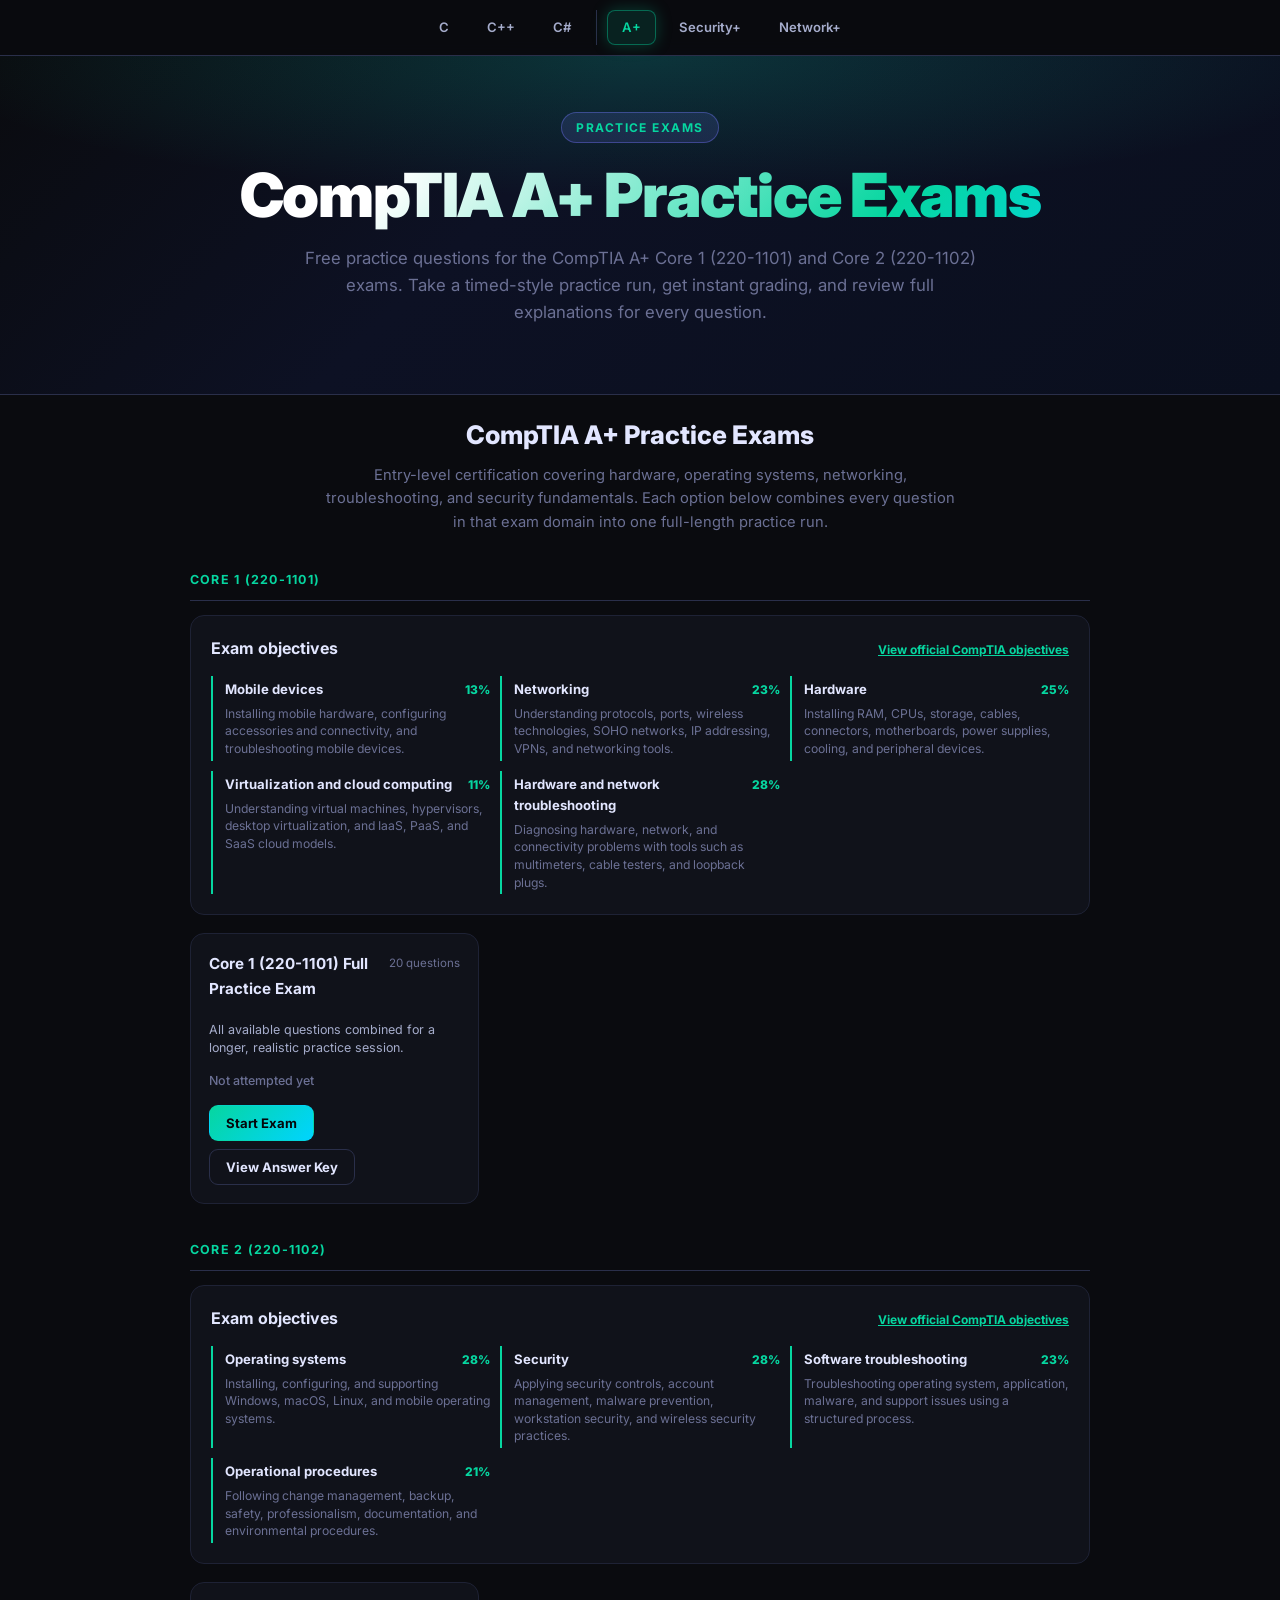
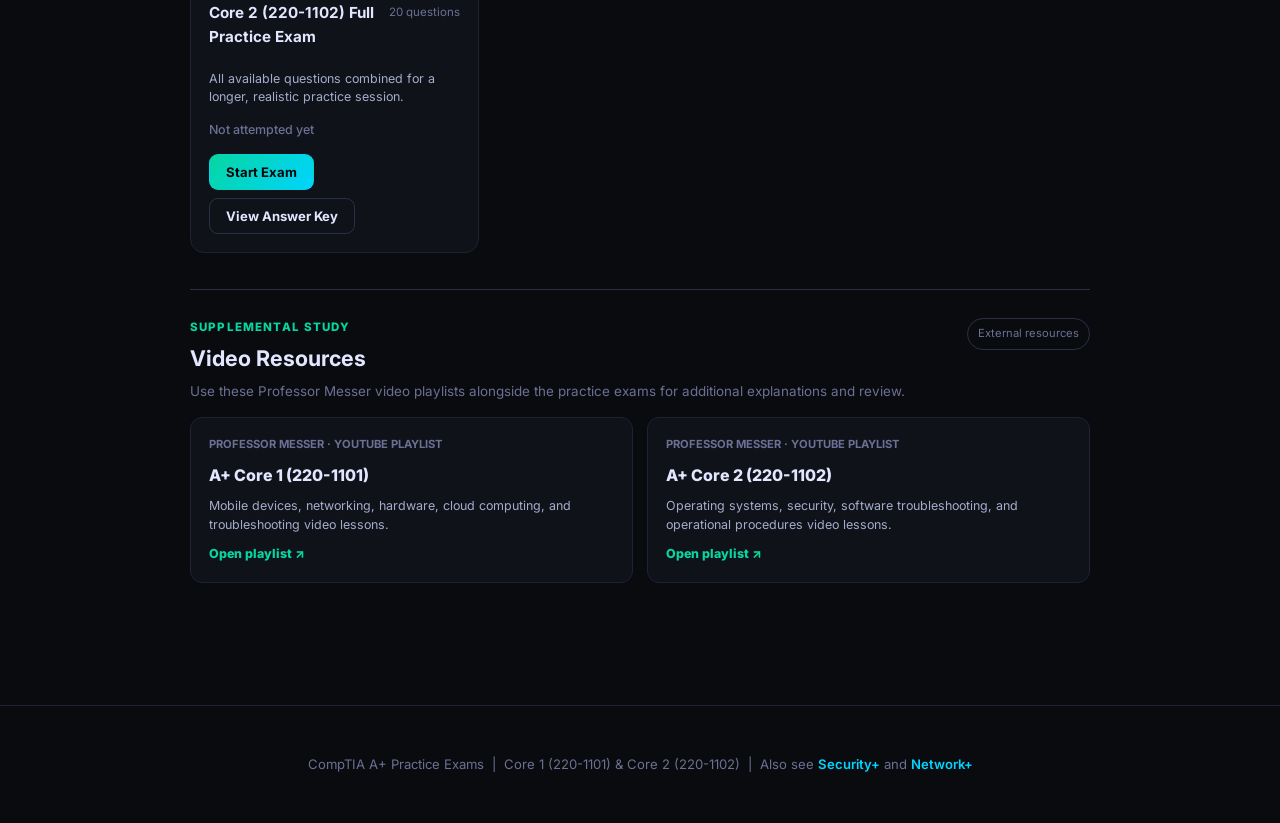
<file: aplus.html>
<!DOCTYPE html>
<html lang="en">
<head>
  <meta charset="UTF-8" />
  <meta name="viewport" content="width=device-width, initial-scale=1.0" />
  <title>CompTIA A+ Practice Exams</title>
  <meta name="description" content="Free CompTIA A+ practice exams covering Core 1 (220-1101) and Core 2 (220-1102), with instant grading and full answer explanations." />
  <link rel="preconnect" href="https://fonts.googleapis.com" />
  <link rel="preconnect" href="https://fonts.gstatic.com" crossorigin />
  <link href="https://fonts.googleapis.com/css2?family=JetBrains+Mono:wght@400;600;700&family=Inter:wght@400;500;600;700;800;900&display=swap" rel="stylesheet" />
  <link rel="stylesheet" href="styles.css" />
</head>
<body class="theme-aplus">

<!-- ════════════════════════════════ SITE NAVIGATION ════════════════════════════════ -->
<nav class="site-nav">
  <div class="nav-links">
    <a class="nav-item tab-c" href="index.html">C</a>
    <a class="nav-item tab-cpp" href="cpp.html">C++</a>
    <a class="nav-item tab-cs" href="csharp.html">C#</a>
    <span class="nav-divider"></span>
    <a class="nav-item tab-aplus active" href="aplus.html">A+</a>
    <a class="nav-item tab-security" href="security.html">Security+</a>
    <a class="nav-item tab-network" href="network.html">Network+</a>
  </div>
</nav>

<!-- ════════════════════════════════ HERO ════════════════════════════════ -->
<header class="hero">
  <div class="hero-badge">Practice Exams</div>
  <h1>CompTIA A+ Practice Exams</h1>
  <p>Free practice questions for the CompTIA A+ Core 1 (220-1101) and Core 2 (220-1102) exams. Take a timed-style practice run, get instant grading, and review full explanations for every question.</p>
</header>

<div class="wrapper">
  <div class="quiz-app" id="certApp" data-cert="aplus">
    <p class="quiz-error">Loading practice exams...</p>
  </div>

  <section class="study-resources" aria-labelledby="study-resources-title">
    <div class="study-resources-heading">
      <div>
        <div class="section-kicker">Supplemental study</div>
        <h2 id="study-resources-title">Video Resources</h2>
        <p>Use these Professor Messer video playlists alongside the practice exams for additional explanations and review.</p>
      </div>
      <span class="study-resources-note">External resources</span>
    </div>
    <div class="study-resource-grid">
      <a class="study-resource-card" href="https://youtube.com/playlist?list=PLG49S3nxzAnnes8ZGI-OBlKEukHCX46N8" target="_blank" rel="noopener noreferrer">
        <span class="study-resource-type">Professor Messer · YouTube playlist</span>
        <span class="study-resource-title">A+ Core 1 (220-1101)</span>
        <span class="study-resource-description">Mobile devices, networking, hardware, cloud computing, and troubleshooting video lessons.</span>
        <span class="study-resource-link">Open playlist <span aria-hidden="true">&#8599;</span></span>
      </a>
      <a class="study-resource-card" href="https://youtube.com/playlist?list=PLG49S3nxzAnn7PDGQ17m5AYbDRhnW7vOb" target="_blank" rel="noopener noreferrer">
        <span class="study-resource-type">Professor Messer · YouTube playlist</span>
        <span class="study-resource-title">A+ Core 2 (220-1102)</span>
        <span class="study-resource-description">Operating systems, security, software troubleshooting, and operational procedures video lessons.</span>
        <span class="study-resource-link">Open playlist <span aria-hidden="true">&#8599;</span></span>
      </a>
    </div>
  </section>
</div>

<footer>
  <p>CompTIA A+ Practice Exams &nbsp;|&nbsp; Core 1 (220-1101) &amp; Core 2 (220-1102) &nbsp;|&nbsp; Also see <a href="security.html">Security+</a> and <a href="network.html">Network+</a></p>
</footer>

<script src="cert-data.js"></script>
<script src="quiz.js"></script>

</body>
</html>
</file>
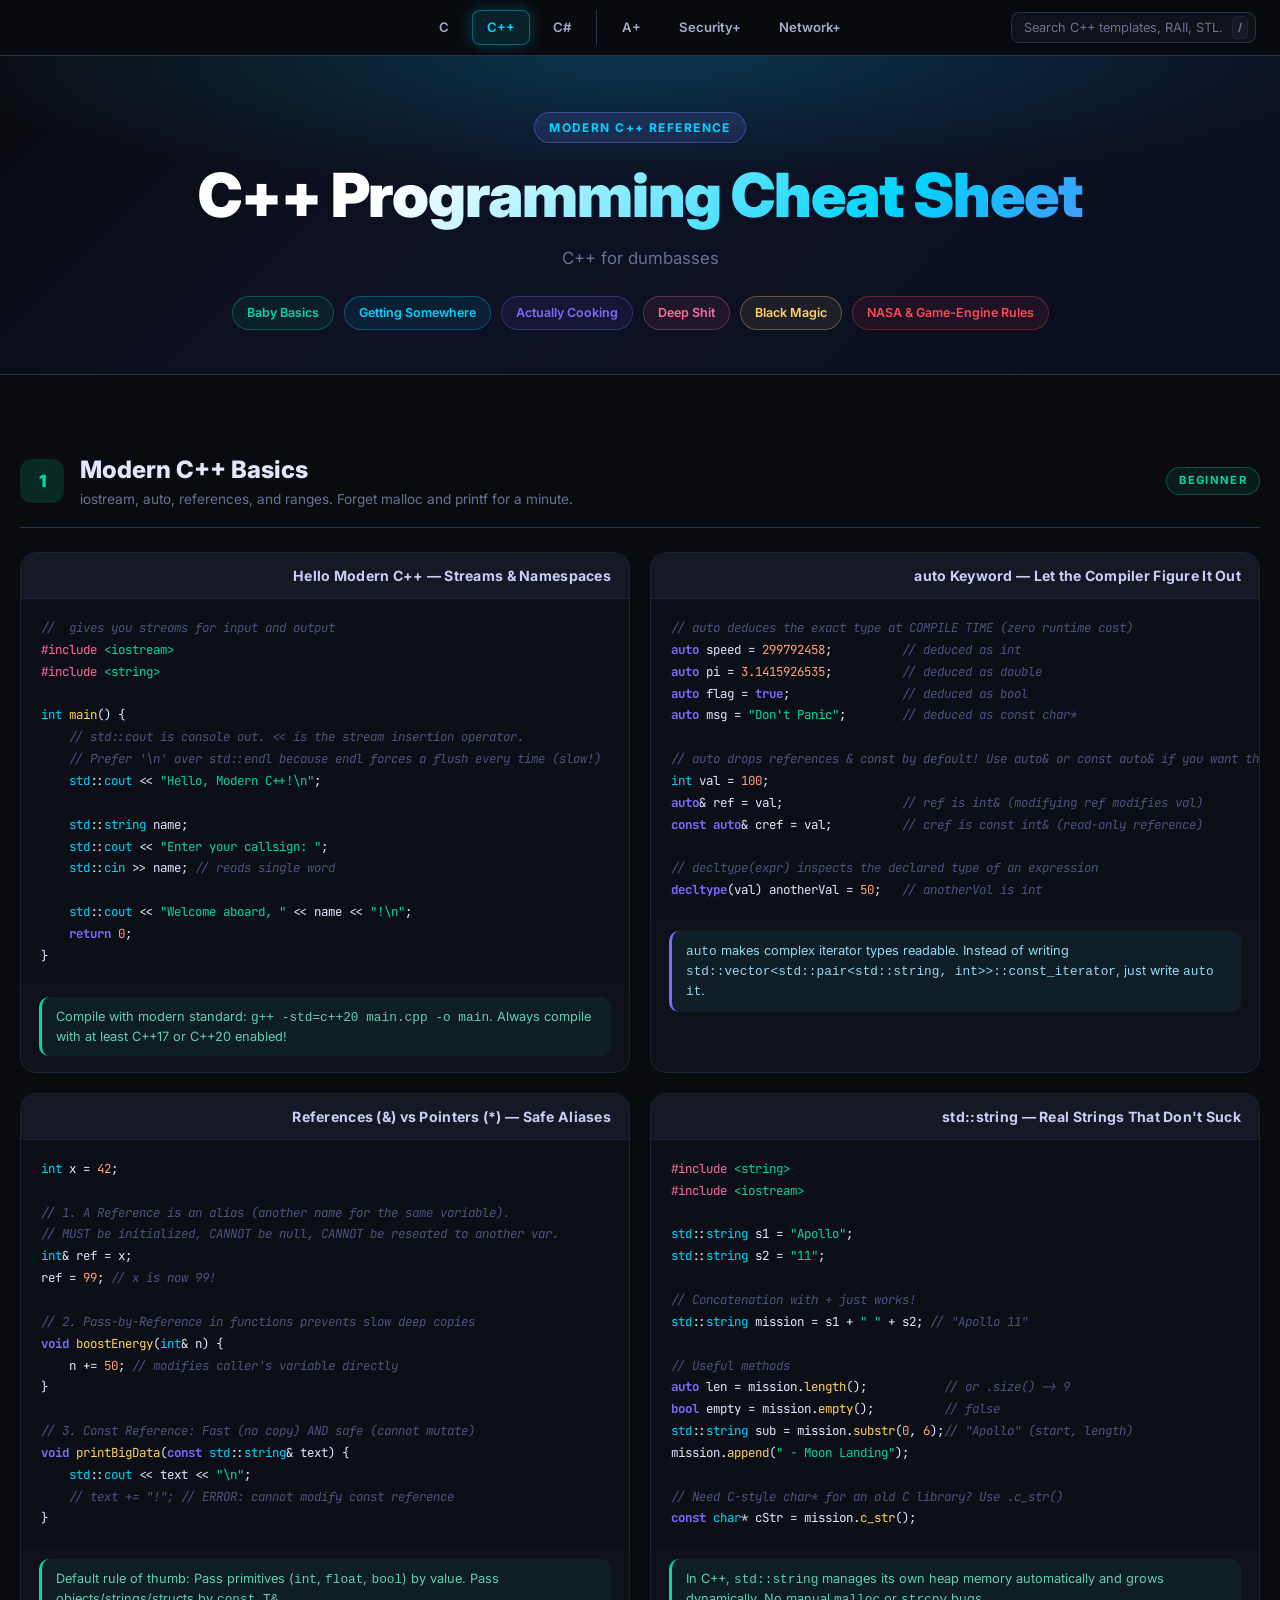
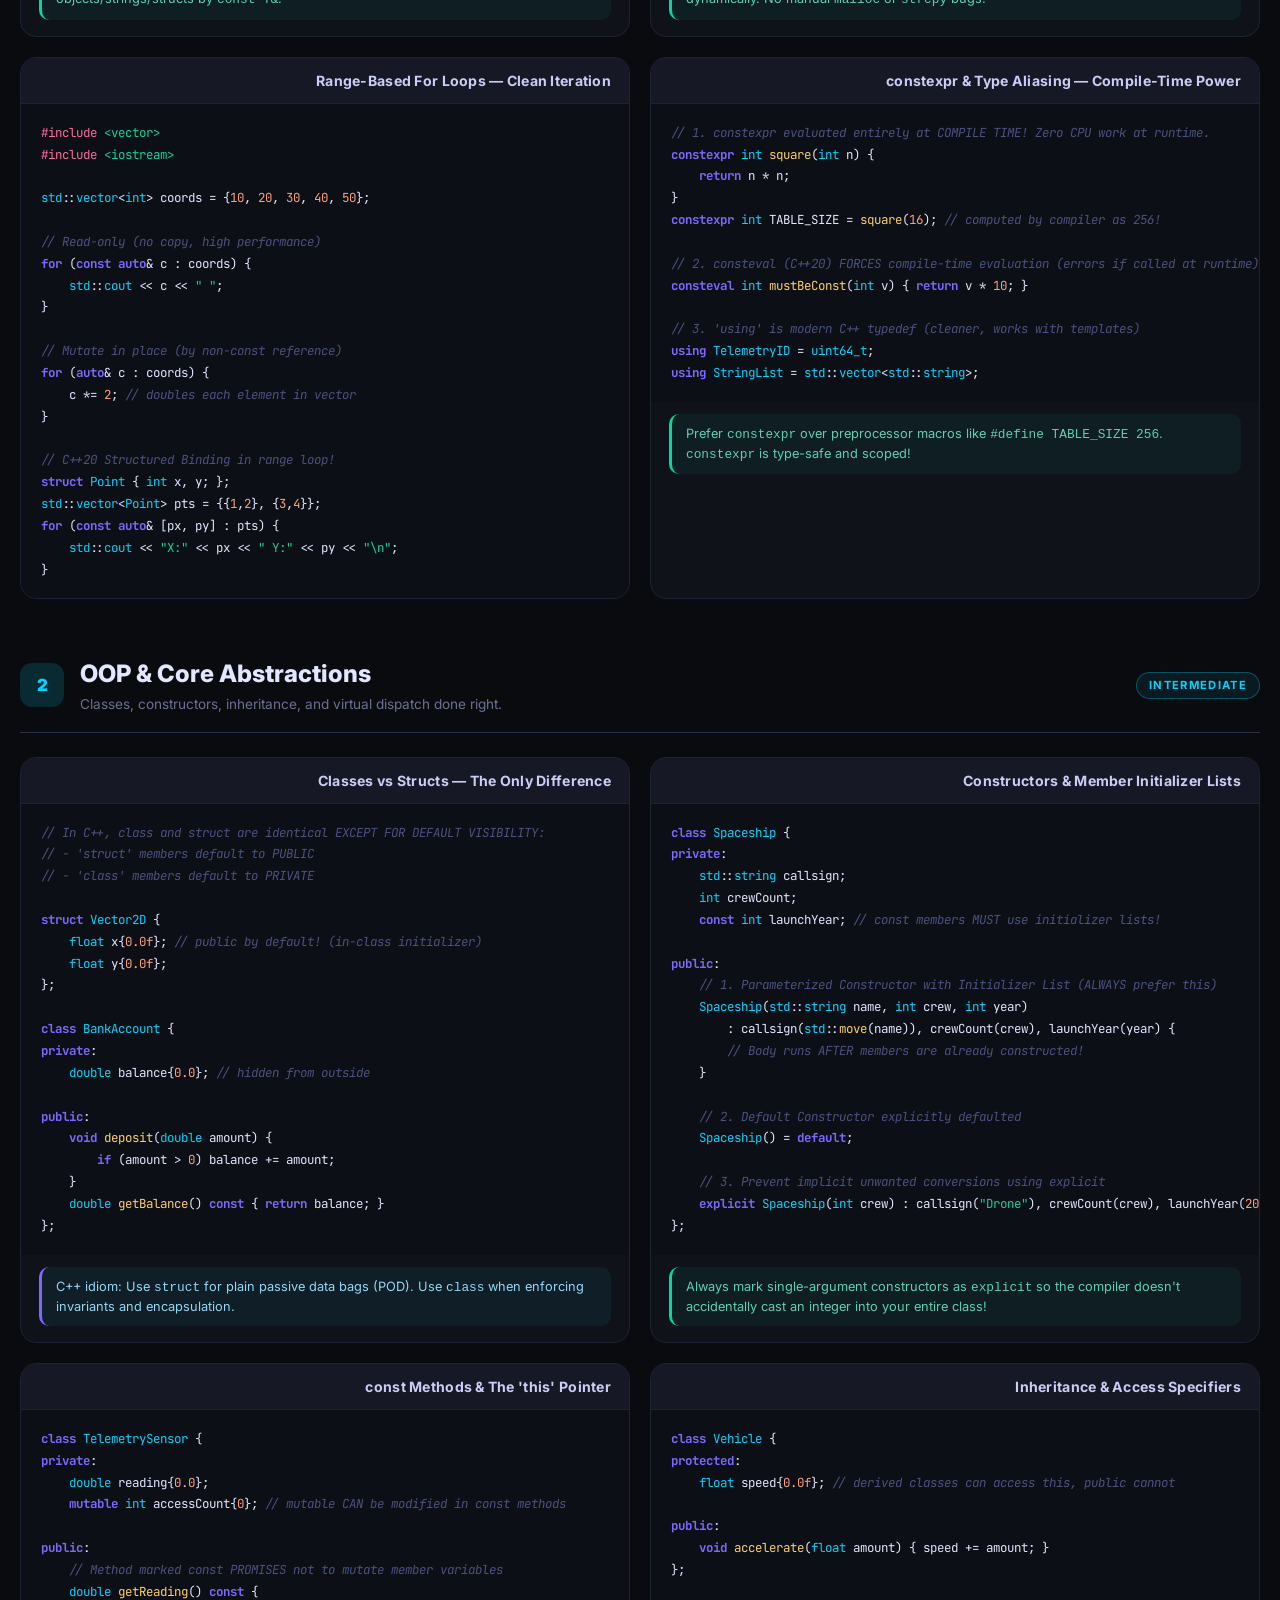
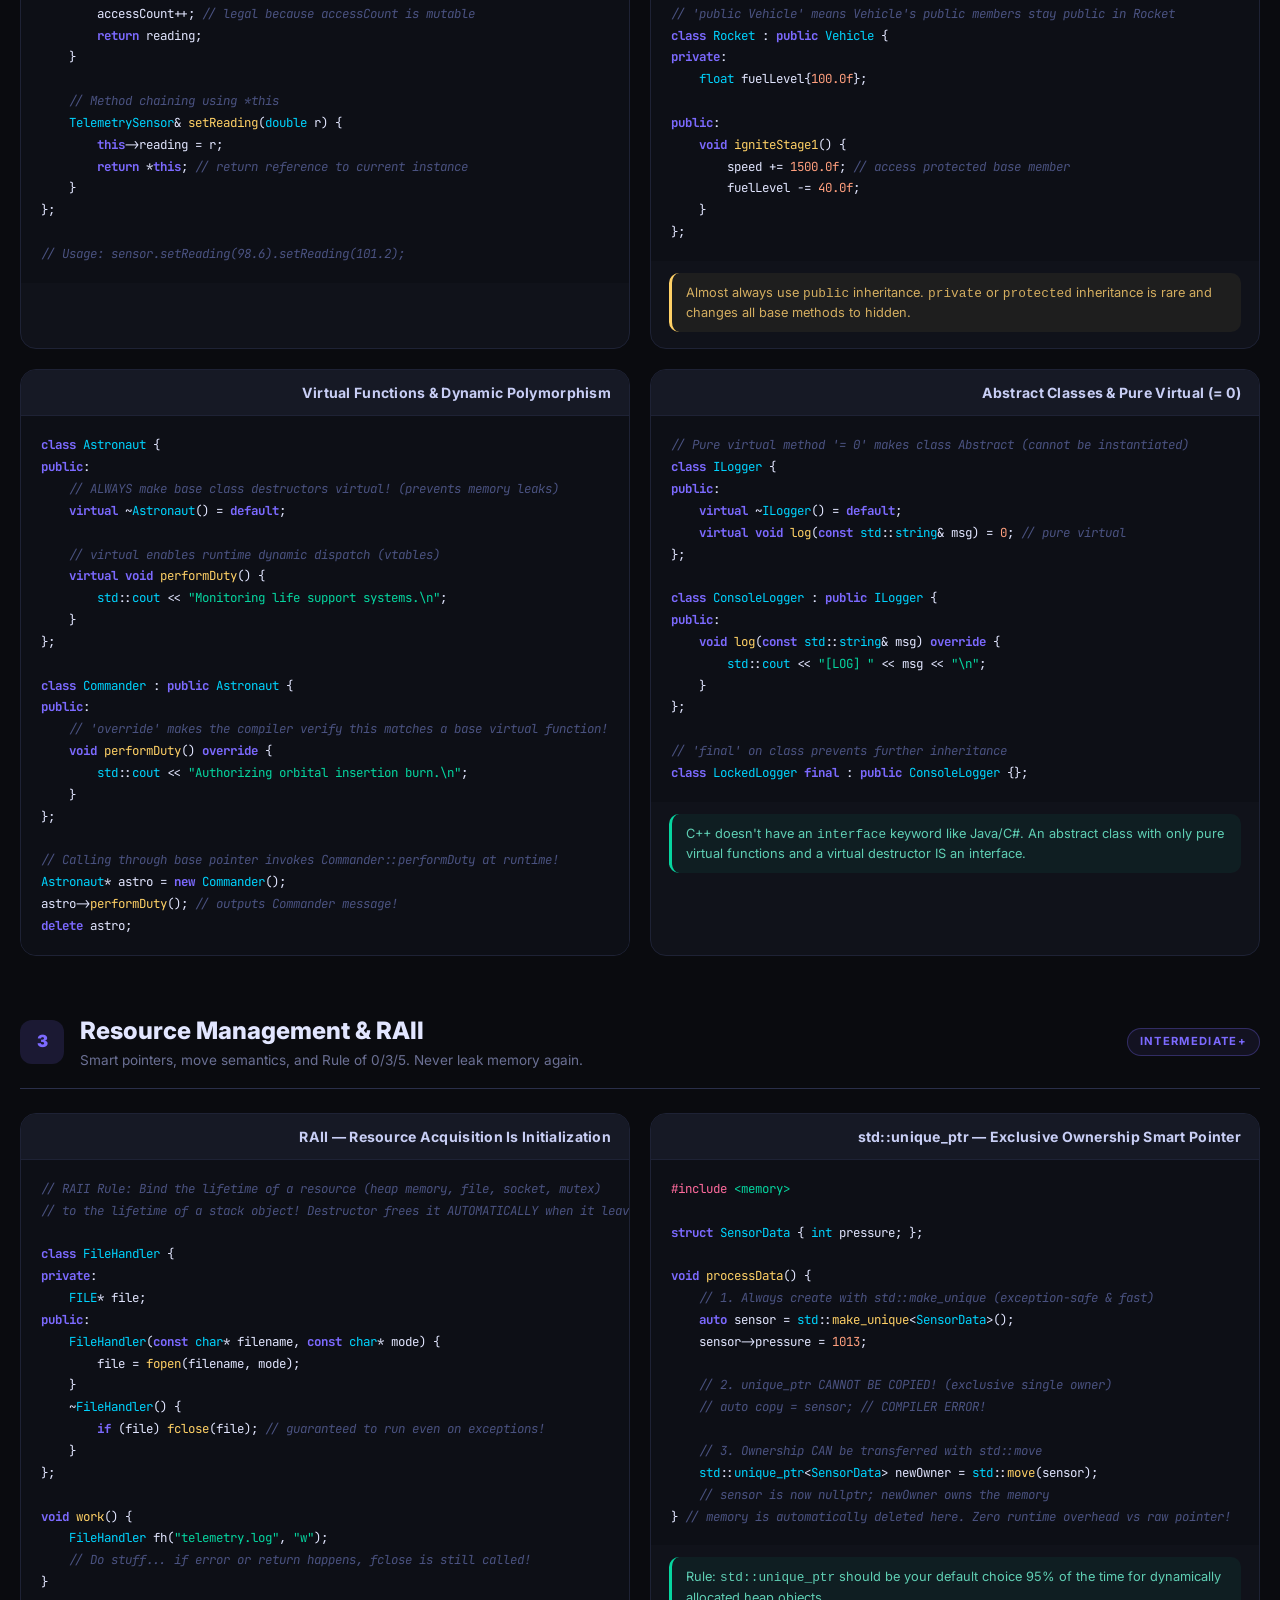
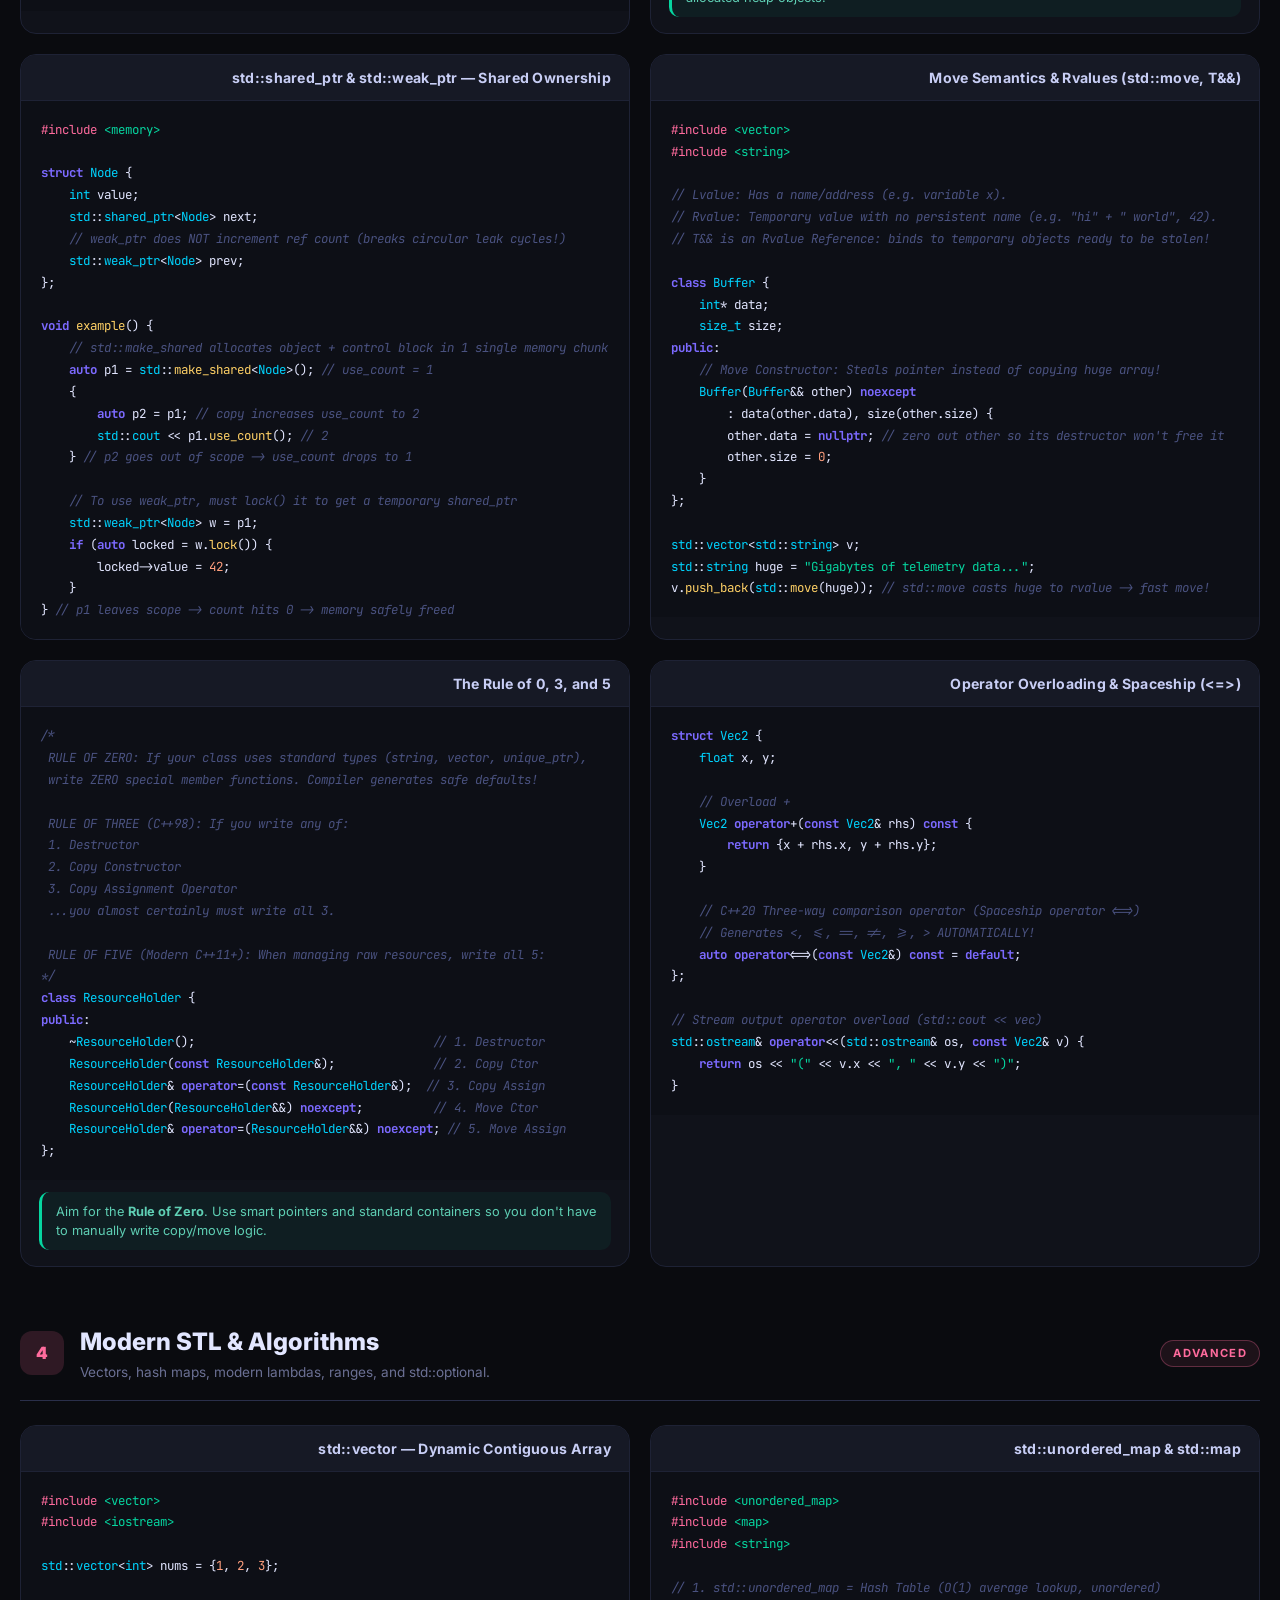
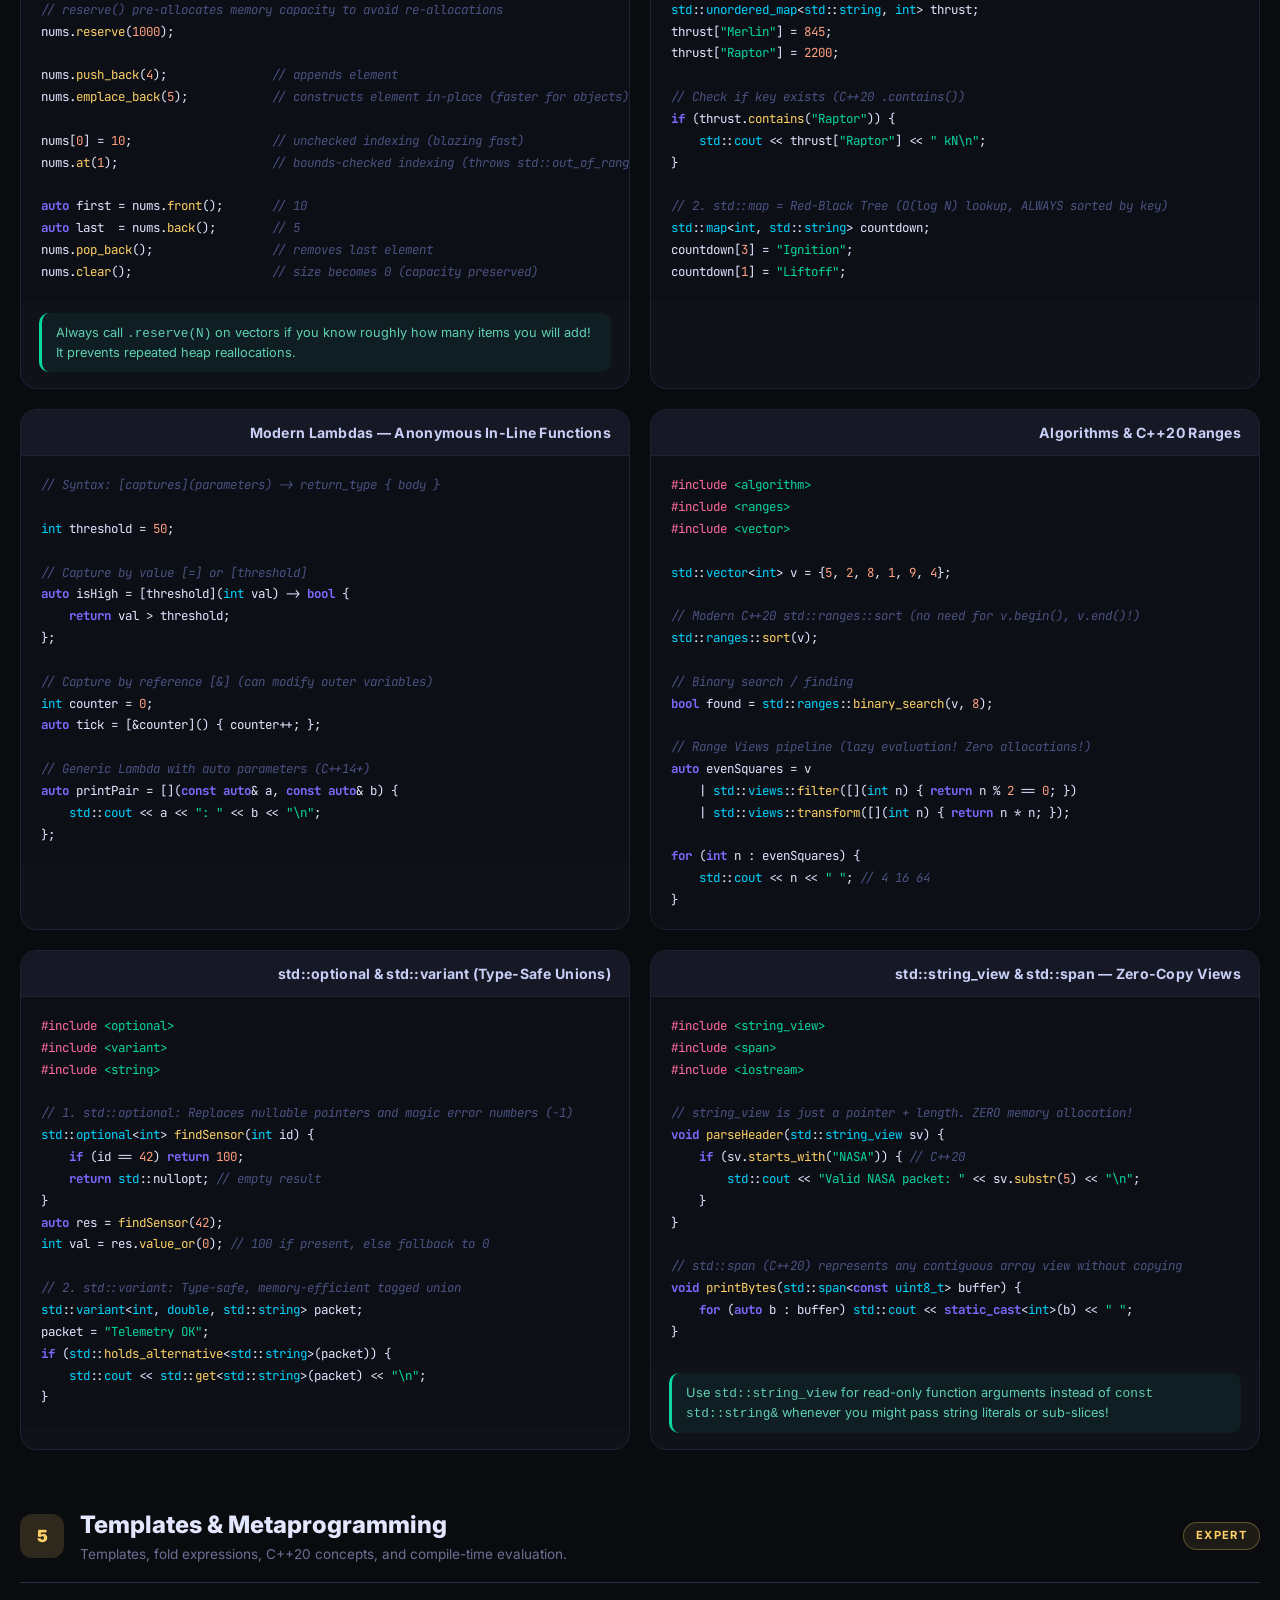
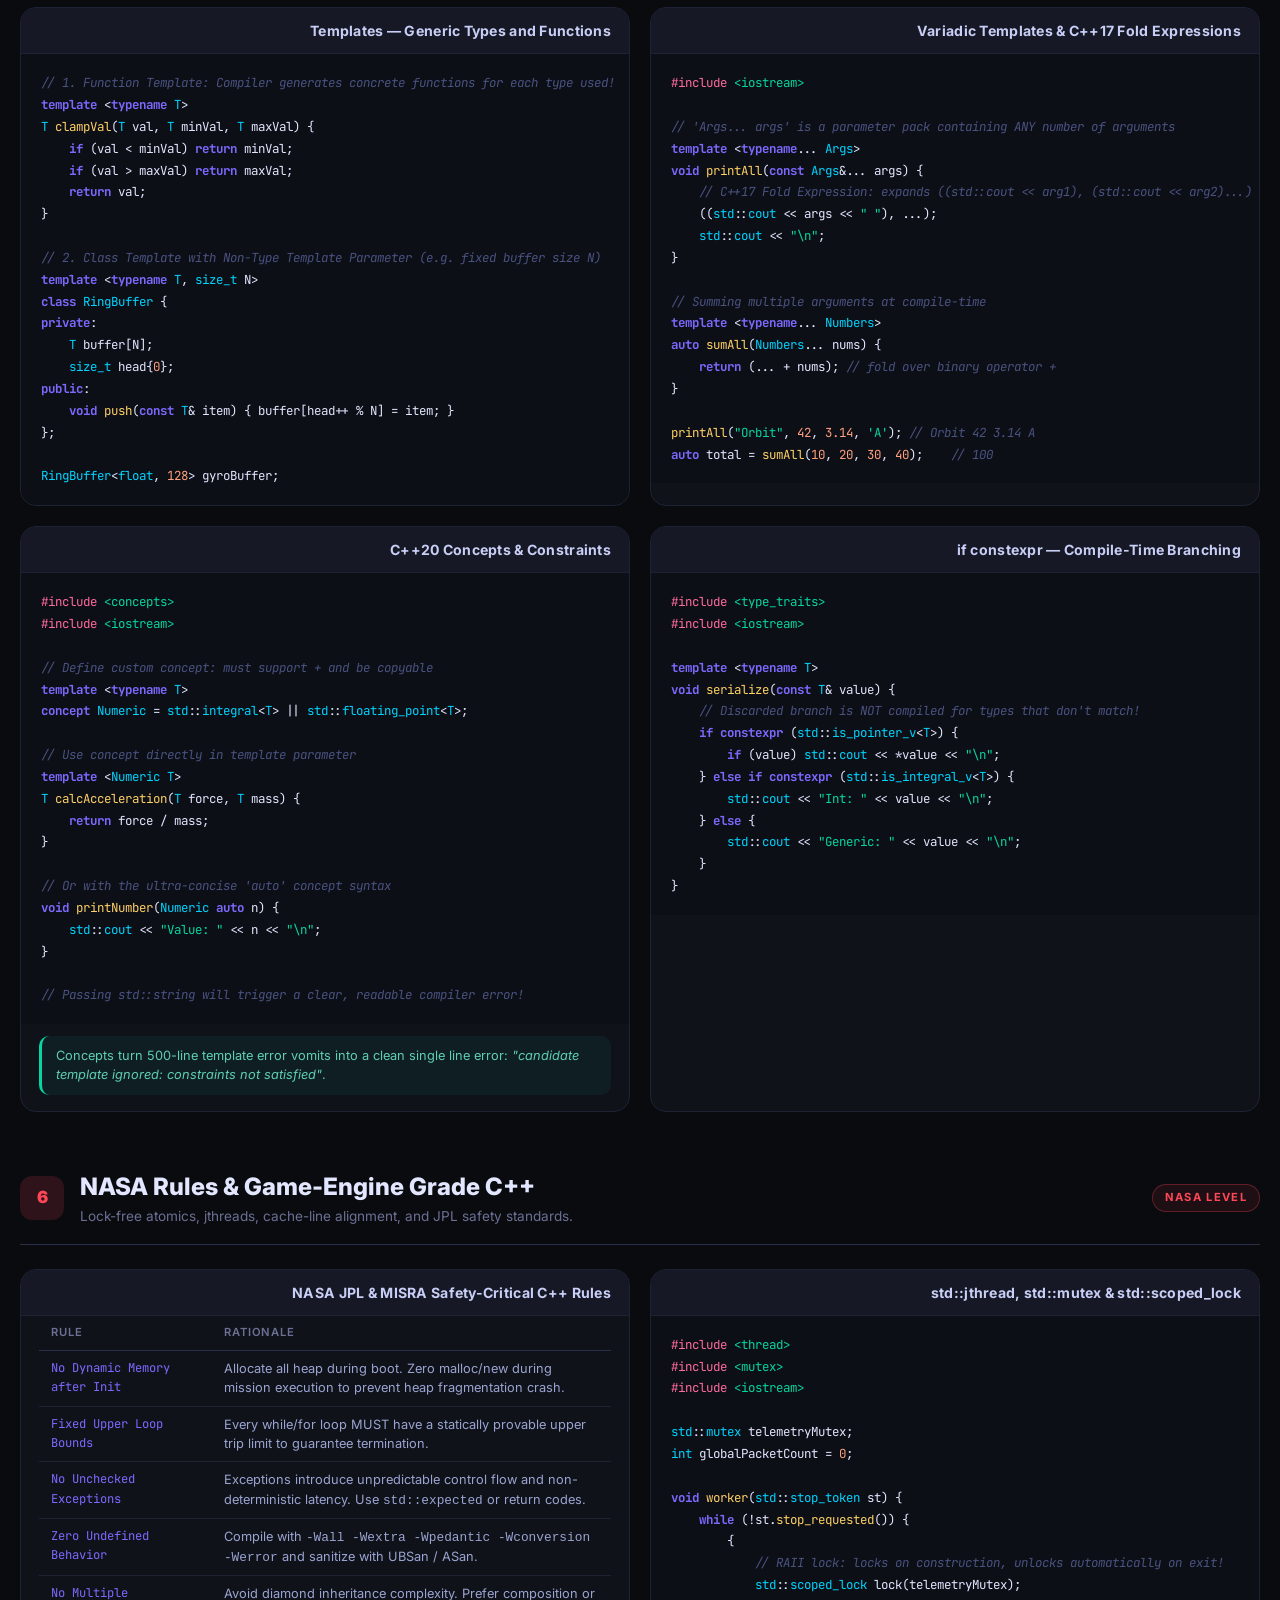
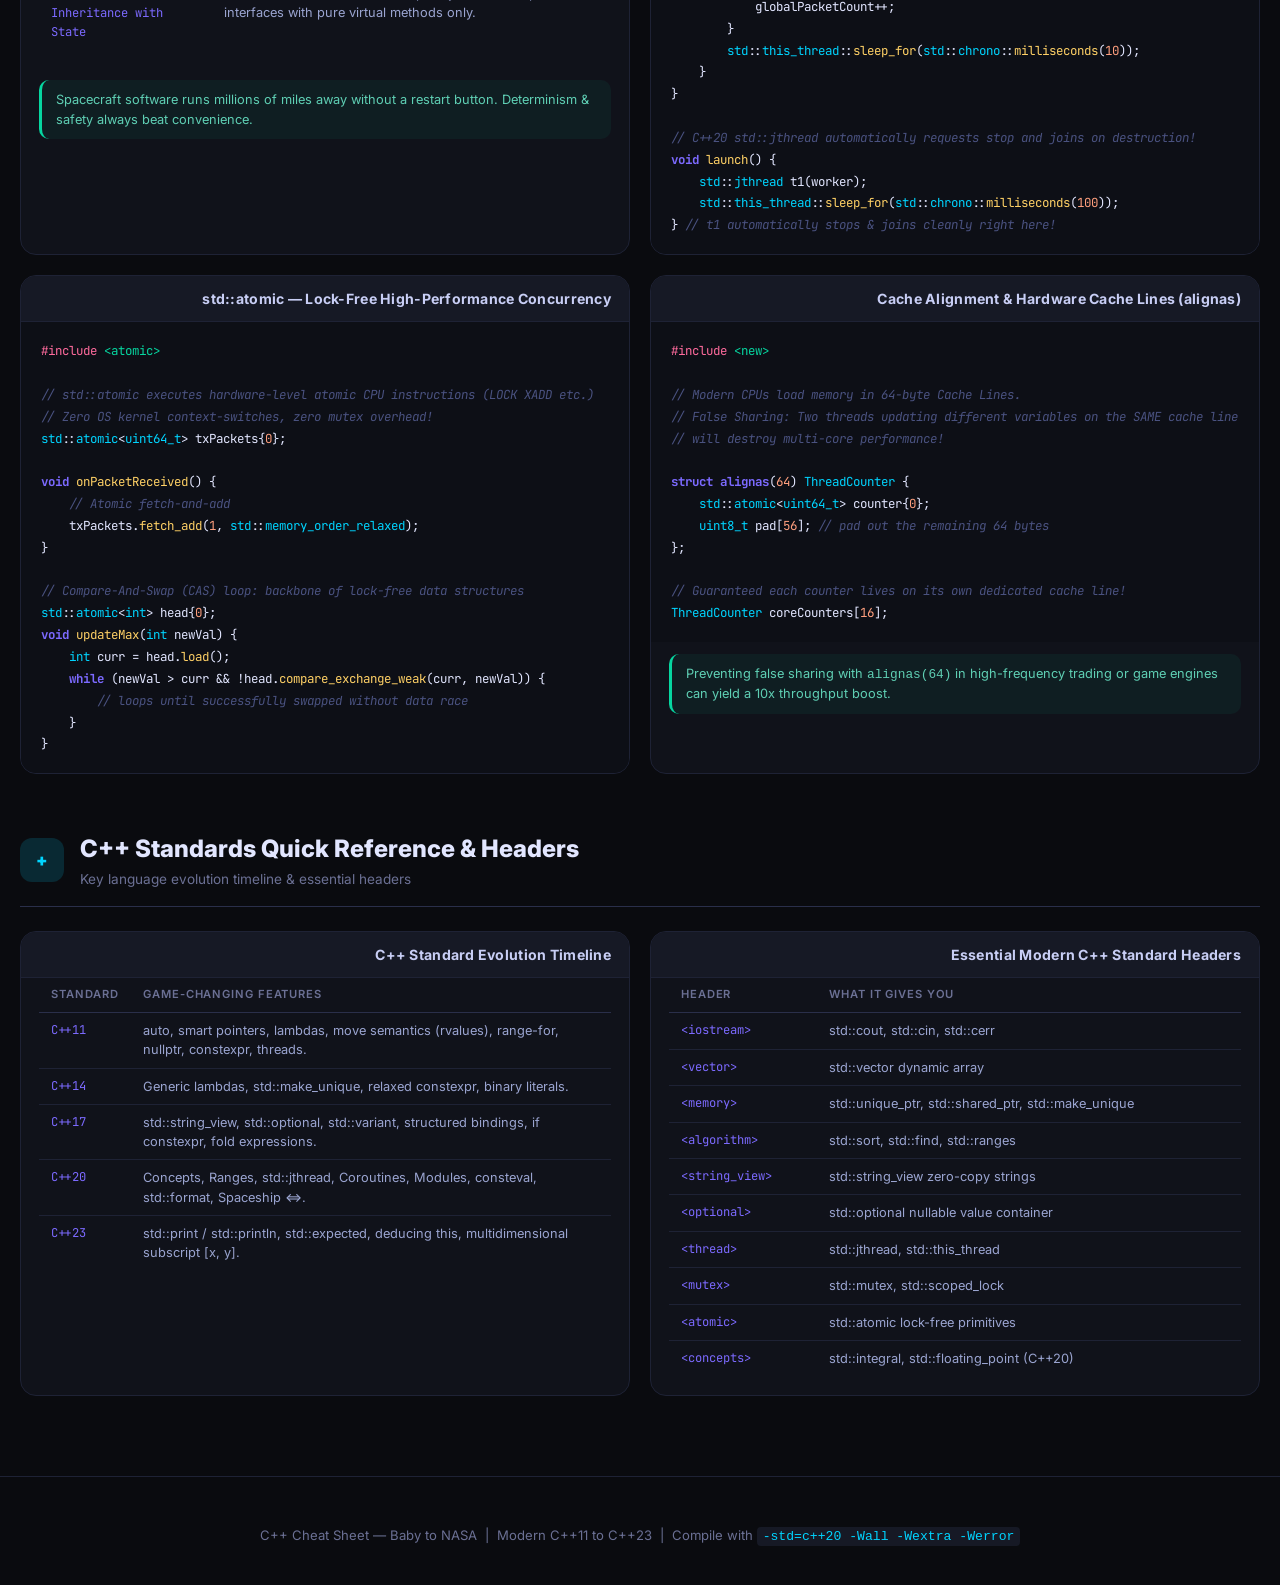
<file: cpp.html>
<!DOCTYPE html>
<html lang="en">
<head>
  <meta charset="UTF-8" />
  <meta name="viewport" content="width=device-width, initial-scale=1.0" />
  <title>C++ Cheat Sheet — Baby to NASA Level</title>
  <meta name="description" content="A comprehensive Modern C++ cheat sheet from absolute beginner basics to advanced NASA & game engine level concepts, with witty, human, crystal-clear explanations." />
  <link rel="preconnect" href="https://fonts.googleapis.com" />
  <link rel="preconnect" href="https://fonts.gstatic.com" crossorigin />
  <link href="https://fonts.googleapis.com/css2?family=JetBrains+Mono:wght@400;600;700&family=Inter:wght@400;500;600;700;800;900&display=swap" rel="stylesheet" />
  <link rel="stylesheet" href="styles.css" />
</head>
<body class="theme-cpp">

<!-- ════════════════════════════════ SITE NAVIGATION ════════════════════════════════ -->
<nav class="site-nav">
  <div class="nav-links">
    <a class="nav-item tab-c" href="index.html">C</a>
    <a class="nav-item tab-cpp active" href="cpp.html">C++</a>
    <a class="nav-item tab-cs" href="csharp.html">C#</a>
    <span class="nav-divider"></span>
    <a class="nav-item tab-aplus" href="aplus.html">A+</a>
    <a class="nav-item tab-security" href="security.html">Security+</a>
    <a class="nav-item tab-network" href="network.html">Network+</a>
  </div>
  <div class="nav-search-container">
    <input type="text" id="globalSearchInput" class="nav-search-input" placeholder="Search C++ templates, RAII, STL... (Press /)" aria-label="Search cheatsheet" autocomplete="off" />
    <span class="search-shortcut-hint">/</span>
  </div>
</nav>

<script>
  const CONFIG = {
    heroBadge:    "Modern C++ Reference",
    heroTitle:    "C++ Programming Cheat Sheet",
    heroSubtitle: "C++ for dumbasses",
    pills: [
      "Baby Basics",
      "Getting Somewhere",
      "Actually Cooking",
      "Deep Shit",
      "Black Magic",
      "NASA & Game-Engine Rules"
    ],
    sections: [
      { title: "Modern C++ Basics",                  desc: "iostream, auto, references, and ranges. Forget malloc and printf for a minute.", tag: "Beginner" },
      { title: "OOP & Core Abstractions",            desc: "Classes, constructors, inheritance, and virtual dispatch done right.",          tag: "Intermediate" },
      { title: "Resource Management & RAII",         desc: "Smart pointers, move semantics, and Rule of 0/3/5. Never leak memory again.",   tag: "Intermediate+" },
      { title: "Modern STL & Algorithms",            desc: "Vectors, hash maps, modern lambdas, ranges, and std::optional.",                tag: "Advanced" },
      { title: "Templates & Metaprogramming",        desc: "Templates, fold expressions, C++20 concepts, and compile-time evaluation.",    tag: "Expert" },
      { title: "NASA Rules & Game-Engine Grade C++", desc: "Lock-free atomics, jthreads, cache-line alignment, and JPL safety standards.",  tag: "NASA Level" }
    ]
  };
</script>

<!-- ════════════════════════════════ HERO ════════════════════════════════ -->
<header class="hero">
  <div class="hero-badge" id="heroBadge">Modern C++ Reference</div>
  <h1 id="heroTitle">C++ Programming Cheat Sheet</h1>
  <p id="heroSubtitle">From "what does std::cout mean" to "I write lock-free telemetry engines for spacecraft." Modern C++ explained like you're human.</p>
  <div class="level-pills">
    <a class="pill pill-1" href="#s1" id="pill1">Baby Basics</a>
    <a class="pill pill-2" href="#s2" id="pill2">Getting Somewhere</a>
    <a class="pill pill-3" href="#s3" id="pill3">Actually Cooking</a>
    <a class="pill pill-4" href="#s4" id="pill4">Deep Shit</a>
    <a class="pill pill-5" href="#s5" id="pill5">Black Magic</a>
    <a class="pill pill-6" href="#s6" id="pill6">NASA Rules</a>
  </div>
</header>

<div class="wrapper">

  <div class="search-results-bar" id="searchResultsBar">
    <span id="searchResultsCount">Found 0 matching cards</span>
    <button type="button" class="search-clear-btn" id="searchClearBtn">Clear Search</button>
  </div>

<!-- ══════════════════════════════════════════════════════════════════════
     SECTION 1 — MODERN C++ BASICS
═══════════════════════════════════════════════════════════════════════ -->
<div class="section-header s1" id="s1">
  <div class="section-num">1</div>
  <div>
    <div class="section-title" id="sec1Title">Modern C++ Basics</div>
    <div style="color:var(--muted);font-size:.85rem;" id="sec1Desc">iostream, auto, references, and ranges. Forget malloc and printf for a minute.</div>
  </div>
  <div class="section-label" id="sec1Label">Beginner</div>
</div>

<div class="grid">

  <!-- Hello Modern C++ -->
  <div class="card">
    <div class="card-head"><span class="card-icon"></span><span class="card-title">Hello Modern C++ — Streams & Namespaces</span></div>
    <div class="card-body">
      <pre><span class="cm">// <iostream> gives you streams for input and output</span>
<span class="pp">#include</span> <span class="st">&lt;iostream&gt;</span>
<span class="pp">#include</span> <span class="st">&lt;string&gt;</span>

<span class="ty">int</span> <span class="fn">main</span>() {
    <span class="cm">// std::cout is console out. << is the stream insertion operator.</span>
    <span class="cm">// Prefer '\n' over std::endl because endl forces a flush every time (slow!)</span>
    <span class="ty">std</span>::<span class="ty">cout</span> &lt;&lt; <span class="st">"Hello, Modern C++!\n"</span>;

    <span class="ty">std</span>::<span class="ty">string</span> <span class="va">name</span>;
    <span class="ty">std</span>::<span class="ty">cout</span> &lt;&lt; <span class="st">"Enter your callsign: "</span>;
    <span class="ty">std</span>::<span class="ty">cin</span> &gt;&gt; <span class="va">name</span>; <span class="cm">// reads single word</span>

    <span class="ty">std</span>::<span class="ty">cout</span> &lt;&lt; <span class="st">"Welcome aboard, "</span> &lt;&lt; <span class="va">name</span> &lt;&lt; <span class="st">"!\n"</span>;
    <span class="kw">return</span> <span class="nm">0</span>;
}</pre>
      <div class="callout tip">Compile with modern standard: <code>g++ -std=c++20 main.cpp -o main</code>. Always compile with at least C++17 or C++20 enabled!</div>
    </div>
  </div>

  <!-- Auto & Type Deduction -->
  <div class="card">
    <div class="card-head"><span class="card-icon"></span><span class="card-title">auto Keyword — Let the Compiler Figure It Out</span></div>
    <div class="card-body">
      <pre><span class="cm">// auto deduces the exact type at COMPILE TIME (zero runtime cost)</span>
<span class="kw">auto</span> <span class="va">speed</span> = <span class="nm">299792458</span>;          <span class="cm">// deduced as int</span>
<span class="kw">auto</span> <span class="va">pi</span> = <span class="nm">3.1415926535</span>;          <span class="cm">// deduced as double</span>
<span class="kw">auto</span> <span class="va">flag</span> = <span class="kw">true</span>;                <span class="cm">// deduced as bool</span>
<span class="kw">auto</span> <span class="va">msg</span> = <span class="st">"Don't Panic"</span>;        <span class="cm">// deduced as const char*</span>

<span class="cm">// auto drops references & const by default! Use auto& or const auto& if you want them</span>
<span class="ty">int</span> <span class="va">val</span> = <span class="nm">100</span>;
<span class="kw">auto</span>&amp; <span class="va">ref</span> = <span class="va">val</span>;                 <span class="cm">// ref is int& (modifying ref modifies val)</span>
<span class="kw">const</span> <span class="kw">auto</span>&amp; <span class="va">cref</span> = <span class="va">val</span>;          <span class="cm">// cref is const int& (read-only reference)</span>

<span class="cm">// decltype(expr) inspects the declared type of an expression</span>
<span class="kw">decltype</span>(<span class="va">val</span>) <span class="va">anotherVal</span> = <span class="nm">50</span>;   <span class="cm">// anotherVal is int</span></pre>
      <div class="callout info"><code>auto</code> makes complex iterator types readable. Instead of writing <code>std::vector&lt;std::pair&lt;std::string, int&gt;&gt;::const_iterator</code>, just write <code>auto it</code>.</div>
    </div>
  </div>

  <!-- References vs Pointers -->
  <div class="card">
    <div class="card-head"><span class="card-icon"></span><span class="card-title">References (&) vs Pointers (*) — Safe Aliases</span></div>
    <div class="card-body">
      <pre><span class="ty">int</span> <span class="va">x</span> = <span class="nm">42</span>;

<span class="cm">// 1. A Reference is an alias (another name for the same variable).</span>
<span class="cm">// MUST be initialized, CANNOT be null, CANNOT be reseated to another var.</span>
<span class="ty">int</span>&amp; <span class="va">ref</span> = <span class="va">x</span>;
<span class="va">ref</span> = <span class="nm">99</span>; <span class="cm">// x is now 99!</span>

<span class="cm">// 2. Pass-by-Reference in functions prevents slow deep copies</span>
<span class="kw">void</span> <span class="fn">boostEnergy</span>(<span class="ty">int</span>&amp; <span class="va">n</span>) {
    <span class="va">n</span> += <span class="nm">50</span>; <span class="cm">// modifies caller's variable directly</span>
}

<span class="cm">// 3. Const Reference: Fast (no copy) AND safe (cannot mutate)</span>
<span class="kw">void</span> <span class="fn">printBigData</span>(<span class="kw">const</span> <span class="ty">std</span>::<span class="ty">string</span>&amp; <span class="va">text</span>) {
    <span class="ty">std</span>::<span class="ty">cout</span> &lt;&lt; <span class="va">text</span> &lt;&lt; <span class="st">"\n"</span>;
    <span class="cm">// text += "!"; // ERROR: cannot modify const reference</span>
}</pre>
      <div class="callout tip">Default rule of thumb: Pass primitives (<code>int</code>, <code>float</code>, <code>bool</code>) by value. Pass objects/strings/structs by <code>const T&</code>.</div>
    </div>
  </div>

  <!-- std::string -->
  <div class="card">
    <div class="card-head"><span class="card-icon"></span><span class="card-title">std::string — Real Strings That Don't Suck</span></div>
    <div class="card-body">
      <pre><span class="pp">#include</span> <span class="st">&lt;string&gt;</span>
<span class="pp">#include</span> <span class="st">&lt;iostream&gt;</span>

<span class="ty">std</span>::<span class="ty">string</span> <span class="va">s1</span> = <span class="st">"Apollo"</span>;
<span class="ty">std</span>::<span class="ty">string</span> <span class="va">s2</span> = <span class="st">"11"</span>;

<span class="cm">// Concatenation with + just works!</span>
<span class="ty">std</span>::<span class="ty">string</span> <span class="va">mission</span> = <span class="va">s1</span> + <span class="st">" "</span> + <span class="va">s2</span>; <span class="cm">// "Apollo 11"</span>

<span class="cm">// Useful methods</span>
<span class="kw">auto</span> <span class="va">len</span> = <span class="va">mission</span>.<span class="fn">length</span>();           <span class="cm">// or .size() -> 9</span>
<span class="kw">bool</span> <span class="va">empty</span> = <span class="va">mission</span>.<span class="fn">empty</span>();          <span class="cm">// false</span>
<span class="ty">std</span>::<span class="ty">string</span> <span class="va">sub</span> = <span class="va">mission</span>.<span class="fn">substr</span>(<span class="nm">0</span>, <span class="nm">6</span>);<span class="cm">// "Apollo" (start, length)</span>
<span class="va">mission</span>.<span class="fn">append</span>(<span class="st">" - Moon Landing"</span>);

<span class="cm">// Need C-style char* for an old C library? Use .c_str()</span>
<span class="kw">const</span> <span class="ty">char</span>* <span class="va">cStr</span> = <span class="va">mission</span>.<span class="fn">c_str</span>();</pre>
      <div class="callout tip">In C++, <code>std::string</code> manages its own heap memory automatically and grows dynamically. No manual <code>malloc</code> or <code>strcpy</code> bugs.</div>
    </div>
  </div>

  <!-- Range-Based For Loops -->
  <div class="card">
    <div class="card-head"><span class="card-icon"></span><span class="card-title">Range-Based For Loops — Clean Iteration</span></div>
    <div class="card-body">
      <pre><span class="pp">#include</span> <span class="st">&lt;vector&gt;</span>
<span class="pp">#include</span> <span class="st">&lt;iostream&gt;</span>

<span class="ty">std</span>::<span class="ty">vector</span>&lt;<span class="ty">int</span>&gt; <span class="va">coords</span> = {<span class="nm">10</span>, <span class="nm">20</span>, <span class="nm">30</span>, <span class="nm">40</span>, <span class="nm">50</span>};

<span class="cm">// Read-only (no copy, high performance)</span>
<span class="kw">for</span> (<span class="kw">const</span> <span class="kw">auto</span>&amp; <span class="va">c</span> : <span class="va">coords</span>) {
    <span class="ty">std</span>::<span class="ty">cout</span> &lt;&lt; <span class="va">c</span> &lt;&lt; <span class="st">" "</span>;
}

<span class="cm">// Mutate in place (by non-const reference)</span>
<span class="kw">for</span> (<span class="kw">auto</span>&amp; <span class="va">c</span> : <span class="va">coords</span>) {
    <span class="va">c</span> *= <span class="nm">2</span>; <span class="cm">// doubles each element in vector</span>
}

<span class="cm">// C++20 Structured Binding in range loop!</span>
<span class="kw">struct</span> <span class="ty">Point</span> { <span class="ty">int</span> <span class="va">x</span>, <span class="va">y</span>; };
<span class="ty">std</span>::<span class="ty">vector</span>&lt;<span class="ty">Point</span>&gt; <span class="va">pts</span> = {{<span class="nm">1</span>,<span class="nm">2</span>}, {<span class="nm">3</span>,<span class="nm">4</span>}};
<span class="kw">for</span> (<span class="kw">const</span> <span class="kw">auto</span>&amp; [<span class="va">px</span>, <span class="va">py</span>] : <span class="va">pts</span>) {
    <span class="ty">std</span>::<span class="ty">cout</span> &lt;&lt; <span class="st">"X:"</span> &lt;&lt; <span class="va">px</span> &lt;&lt; <span class="st">" Y:"</span> &lt;&lt; <span class="va">py</span> &lt;&lt; <span class="st">"\n"</span>;
}</pre>
    </div>
  </div>

  <!-- constexpr & Type Aliasing -->
  <div class="card">
    <div class="card-head"><span class="card-icon"></span><span class="card-title">constexpr & Type Aliasing — Compile-Time Power</span></div>
    <div class="card-body">
      <pre><span class="cm">// 1. constexpr evaluated entirely at COMPILE TIME! Zero CPU work at runtime.</span>
<span class="kw">constexpr</span> <span class="ty">int</span> <span class="fn">square</span>(<span class="ty">int</span> <span class="va">n</span>) {
    <span class="kw">return</span> <span class="va">n</span> * <span class="va">n</span>;
}
<span class="kw">constexpr</span> <span class="ty">int</span> <span class="va">TABLE_SIZE</span> = <span class="fn">square</span>(<span class="nm">16</span>); <span class="cm">// computed by compiler as 256!</span>

<span class="cm">// 2. consteval (C++20) FORCES compile-time evaluation (errors if called at runtime)</span>
<span class="kw">consteval</span> <span class="ty">int</span> <span class="fn">mustBeConst</span>(<span class="ty">int</span> <span class="va">v</span>) { <span class="kw">return</span> <span class="va">v</span> * <span class="nm">10</span>; }

<span class="cm">// 3. 'using' is modern C++ typedef (cleaner, works with templates)</span>
<span class="kw">using</span> <span class="ty">TelemetryID</span> = <span class="ty">uint64_t</span>;
<span class="kw">using</span> <span class="ty">StringList</span> = <span class="ty">std</span>::<span class="ty">vector</span>&lt;<span class="ty">std</span>::<span class="ty">string</span>&gt;;</pre>
      <div class="callout tip">Prefer <code>constexpr</code> over preprocessor macros like <code>#define TABLE_SIZE 256</code>. <code>constexpr</code> is type-safe and scoped!</div>
    </div>
  </div>

</div><!-- /grid s1 -->

<!-- ══════════════════════════════════════════════════════════════════════
     SECTION 2 — OOP & CORE ABSTRACTIONS
═══════════════════════════════════════════════════════════════════════ -->
<div class="section-header s2" id="s2">
  <div class="section-num">2</div>
  <div>
    <div class="section-title" id="sec2Title">OOP & Core Abstractions</div>
    <div style="color:var(--muted);font-size:.85rem;" id="sec2Desc">Classes, constructors, inheritance, and virtual dispatch done right.</div>
  </div>
  <div class="section-label" id="sec2Label">Intermediate</div>
</div>

<div class="grid">

  <!-- Classes vs Structs -->
  <div class="card">
    <div class="card-head"><span class="card-icon"></span><span class="card-title">Classes vs Structs — The Only Difference</span></div>
    <div class="card-body">
      <pre><span class="cm">// In C++, class and struct are identical EXCEPT FOR DEFAULT VISIBILITY:</span>
<span class="cm">// - 'struct' members default to PUBLIC</span>
<span class="cm">// - 'class' members default to PRIVATE</span>

<span class="kw">struct</span> <span class="ty">Vector2D</span> {
    <span class="ty">float</span> <span class="va">x</span>{<span class="nm">0.0f</span>}; <span class="cm">// public by default! (in-class initializer)</span>
    <span class="ty">float</span> <span class="va">y</span>{<span class="nm">0.0f</span>};
};

<span class="kw">class</span> <span class="ty">BankAccount</span> {
<span class="kw">private</span>:
    <span class="ty">double</span> <span class="va">balance</span>{<span class="nm">0.0</span>}; <span class="cm">// hidden from outside</span>

<span class="kw">public</span>:
    <span class="kw">void</span> <span class="fn">deposit</span>(<span class="ty">double</span> <span class="va">amount</span>) {
        <span class="kw">if</span> (<span class="va">amount</span> &gt; <span class="nm">0</span>) <span class="va">balance</span> += <span class="va">amount</span>;
    }
    <span class="ty">double</span> <span class="fn">getBalance</span>() <span class="kw">const</span> { <span class="kw">return</span> <span class="va">balance</span>; }
};</pre>
      <div class="callout info">C++ idiom: Use <code>struct</code> for plain passive data bags (POD). Use <code>class</code> when enforcing invariants and encapsulation.</div>
    </div>
  </div>

  <!-- Constructors & Initializer Lists -->
  <div class="card">
    <div class="card-head"><span class="card-icon"></span><span class="card-title">Constructors & Member Initializer Lists</span></div>
    <div class="card-body">
      <pre><span class="kw">class</span> <span class="ty">Spaceship</span> {
<span class="kw">private</span>:
    <span class="ty">std</span>::<span class="ty">string</span> <span class="va">callsign</span>;
    <span class="ty">int</span> <span class="va">crewCount</span>;
    <span class="kw">const</span> <span class="ty">int</span> <span class="va">launchYear</span>; <span class="cm">// const members MUST use initializer lists!</span>

<span class="kw">public</span>:
    <span class="cm">// 1. Parameterized Constructor with Initializer List (ALWAYS prefer this)</span>
    <span class="ty">Spaceship</span>(<span class="ty">std</span>::<span class="ty">string</span> <span class="va">name</span>, <span class="ty">int</span> <span class="va">crew</span>, <span class="ty">int</span> <span class="va">year</span>)
        : <span class="va">callsign</span>(<span class="ty">std</span>::<span class="fn">move</span>(<span class="va">name</span>)), <span class="va">crewCount</span>(<span class="va">crew</span>), <span class="va">launchYear</span>(<span class="va">year</span>) {
        <span class="cm">// Body runs AFTER members are already constructed!</span>
    }

    <span class="cm">// 2. Default Constructor explicitly defaulted</span>
    <span class="ty">Spaceship</span>() = <span class="kw">default</span>;

    <span class="cm">// 3. Prevent implicit unwanted conversions using explicit</span>
    <span class="kw">explicit</span> <span class="ty">Spaceship</span>(<span class="ty">int</span> <span class="va">crew</span>) : <span class="va">callsign</span>(<span class="st">"Drone"</span>), <span class="va">crewCount</span>(<span class="va">crew</span>), <span class="va">launchYear</span>(<span class="nm">2026</span>) {}
};</pre>
      <div class="callout tip">Always mark single-argument constructors as <code>explicit</code> so the compiler doesn't accidentally cast an integer into your entire class!</div>
    </div>
  </div>

  <!-- const Methods & this -->
  <div class="card">
    <div class="card-head"><span class="card-icon"></span><span class="card-title">const Methods & The 'this' Pointer</span></div>
    <div class="card-body">
      <pre><span class="kw">class</span> <span class="ty">TelemetrySensor</span> {
<span class="kw">private</span>:
    <span class="ty">double</span> <span class="va">reading</span>{<span class="nm">0.0</span>};
    <span class="kw">mutable</span> <span class="ty">int</span> <span class="va">accessCount</span>{<span class="nm">0</span>}; <span class="cm">// mutable CAN be modified in const methods</span>

<span class="kw">public</span>:
    <span class="cm">// Method marked const PROMISES not to mutate member variables</span>
    <span class="ty">double</span> <span class="fn">getReading</span>() <span class="kw">const</span> {
        <span class="va">accessCount</span>++; <span class="cm">// legal because accessCount is mutable</span>
        <span class="kw">return</span> <span class="va">reading</span>;
    }

    <span class="cm">// Method chaining using *this</span>
    <span class="ty">TelemetrySensor</span>&amp; <span class="fn">setReading</span>(<span class="ty">double</span> <span class="va">r</span>) {
        <span class="kw">this</span>-&gt;<span class="va">reading</span> = <span class="va">r</span>;
        <span class="kw">return</span> *<span class="kw">this</span>; <span class="cm">// return reference to current instance</span>
    }
};

<span class="cm">// Usage: sensor.setReading(98.6).setReading(101.2);</span></pre>
    </div>
  </div>

  <!-- Inheritance & Access -->
  <div class="card">
    <div class="card-head"><span class="card-icon"></span><span class="card-title">Inheritance & Access Specifiers</span></div>
    <div class="card-body">
      <pre><span class="kw">class</span> <span class="ty">Vehicle</span> {
<span class="kw">protected</span>:
    <span class="ty">float</span> <span class="va">speed</span>{<span class="nm">0.0f</span>}; <span class="cm">// derived classes can access this, public cannot</span>

<span class="kw">public</span>:
    <span class="kw">void</span> <span class="fn">accelerate</span>(<span class="ty">float</span> <span class="va">amount</span>) { <span class="va">speed</span> += <span class="va">amount</span>; }
};

<span class="cm">// 'public Vehicle' means Vehicle's public members stay public in Rocket</span>
<span class="kw">class</span> <span class="ty">Rocket</span> : <span class="kw">public</span> <span class="ty">Vehicle</span> {
<span class="kw">private</span>:
    <span class="ty">float</span> <span class="va">fuelLevel</span>{<span class="nm">100.0f</span>};

<span class="kw">public</span>:
    <span class="kw">void</span> <span class="fn">igniteStage1</span>() {
        <span class="va">speed</span> += <span class="nm">1500.0f</span>; <span class="cm">// access protected base member</span>
        <span class="va">fuelLevel</span> -= <span class="nm">40.0f</span>;
    }
};</pre>
      <div class="callout warn">Almost always use <code>public</code> inheritance. <code>private</code> or <code>protected</code> inheritance is rare and changes all base methods to hidden.</div>
    </div>
  </div>

  <!-- Virtual Functions & Polymorphism -->
  <div class="card">
    <div class="card-head"><span class="card-icon"></span><span class="card-title">Virtual Functions & Dynamic Polymorphism</span></div>
    <div class="card-body">
      <pre><span class="kw">class</span> <span class="ty">Astronaut</span> {
<span class="kw">public</span>:
    <span class="cm">// ALWAYS make base class destructors virtual! (prevents memory leaks)</span>
    <span class="kw">virtual</span> ~<span class="ty">Astronaut</span>() = <span class="kw">default</span>;

    <span class="cm">// virtual enables runtime dynamic dispatch (vtables)</span>
    <span class="kw">virtual</span> <span class="kw">void</span> <span class="fn">performDuty</span>() {
        <span class="ty">std</span>::<span class="ty">cout</span> &lt;&lt; <span class="st">"Monitoring life support systems.\n"</span>;
    }
};

<span class="kw">class</span> <span class="ty">Commander</span> : <span class="kw">public</span> <span class="ty">Astronaut</span> {
<span class="kw">public</span>:
    <span class="cm">// 'override' makes the compiler verify this matches a base virtual function!</span>
    <span class="kw">void</span> <span class="fn">performDuty</span>() <span class="kw">override</span> {
        <span class="ty">std</span>::<span class="ty">cout</span> &lt;&lt; <span class="st">"Authorizing orbital insertion burn.\n"</span>;
    }
};

<span class="cm">// Calling through base pointer invokes Commander::performDuty at runtime!</span>
<span class="ty">Astronaut</span>* <span class="va">astro</span> = <span class="kw">new</span> <span class="ty">Commander</span>();
<span class="va">astro</span>-&gt;<span class="fn">performDuty</span>(); <span class="cm">// outputs Commander message!</span>
<span class="kw">delete</span> <span class="va">astro</span>;</pre>
    </div>
  </div>

  <!-- Abstract Classes & Interfaces -->
  <div class="card">
    <div class="card-head"><span class="card-icon"></span><span class="card-title">Abstract Classes & Pure Virtual (= 0)</span></div>
    <div class="card-body">
      <pre><span class="cm">// Pure virtual method '= 0' makes class Abstract (cannot be instantiated)</span>
<span class="kw">class</span> <span class="ty">ILogger</span> {
<span class="kw">public</span>:
    <span class="kw">virtual</span> ~<span class="ty">ILogger</span>() = <span class="kw">default</span>;
    <span class="kw">virtual</span> <span class="kw">void</span> <span class="fn">log</span>(<span class="kw">const</span> <span class="ty">std</span>::<span class="ty">string</span>&amp; <span class="va">msg</span>) = <span class="nm">0</span>; <span class="cm">// pure virtual</span>
};

<span class="kw">class</span> <span class="ty">ConsoleLogger</span> : <span class="kw">public</span> <span class="ty">ILogger</span> {
<span class="kw">public</span>:
    <span class="kw">void</span> <span class="fn">log</span>(<span class="kw">const</span> <span class="ty">std</span>::<span class="ty">string</span>&amp; <span class="va">msg</span>) <span class="kw">override</span> {
        <span class="ty">std</span>::<span class="ty">cout</span> &lt;&lt; <span class="st">"[LOG] "</span> &lt;&lt; <span class="va">msg</span> &lt;&lt; <span class="st">"\n"</span>;
    }
};

<span class="cm">// 'final' on class prevents further inheritance</span>
<span class="kw">class</span> <span class="ty">LockedLogger</span> <span class="kw">final</span> : <span class="kw">public</span> <span class="ty">ConsoleLogger</span> {};</pre>
      <div class="callout tip">C++ doesn't have an <code>interface</code> keyword like Java/C#. An abstract class with only pure virtual functions and a virtual destructor IS an interface.</div>
    </div>
  </div>

</div><!-- /grid s2 -->

<!-- ══════════════════════════════════════════════════════════════════════
     SECTION 3 — RESOURCE MANAGEMENT & RAII
═══════════════════════════════════════════════════════════════════════ -->
<div class="section-header s3" id="s3">
  <div class="section-num">3</div>
  <div>
    <div class="section-title" id="sec3Title">Resource Management & RAII</div>
    <div style="color:var(--muted);font-size:.85rem;" id="sec3Desc">Smart pointers, move semantics, and Rule of 0/3/5. Never leak memory again.</div>
  </div>
  <div class="section-label" id="sec3Label">Intermediate+</div>
</div>

<div class="grid">

  <!-- RAII -->
  <div class="card">
    <div class="card-head"><span class="card-icon"></span><span class="card-title">RAII — Resource Acquisition Is Initialization</span></div>
    <div class="card-body">
      <pre><span class="cm">// RAII Rule: Bind the lifetime of a resource (heap memory, file, socket, mutex)</span>
<span class="cm">// to the lifetime of a stack object! Destructor frees it AUTOMATICALLY when it leaves scope.</span>

<span class="kw">class</span> <span class="ty">FileHandler</span> {
<span class="kw">private</span>:
    <span class="ty">FILE</span>* <span class="va">file</span>;
<span class="kw">public</span>:
    <span class="ty">FileHandler</span>(<span class="kw">const</span> <span class="ty">char</span>* <span class="va">filename</span>, <span class="kw">const</span> <span class="ty">char</span>* <span class="va">mode</span>) {
        <span class="va">file</span> = <span class="fn">fopen</span>(<span class="va">filename</span>, <span class="va">mode</span>);
    }
    ~<span class="ty">FileHandler</span>() {
        <span class="kw">if</span> (<span class="va">file</span>) <span class="fn">fclose</span>(<span class="va">file</span>); <span class="cm">// guaranteed to run even on exceptions!</span>
    }
};

<span class="kw">void</span> <span class="fn">work</span>() {
    <span class="ty">FileHandler</span> <span class="va">fh</span>(<span class="st">"telemetry.log"</span>, <span class="st">"w"</span>);
    <span class="cm">// Do stuff... if error or return happens, fclose is still called!</span>
}</pre>
    </div>
  </div>

  <!-- unique_ptr -->
  <div class="card">
    <div class="card-head"><span class="card-icon"></span><span class="card-title">std::unique_ptr — Exclusive Ownership Smart Pointer</span></div>
    <div class="card-body">
      <pre><span class="pp">#include</span> <span class="st">&lt;memory&gt;</span>

<span class="kw">struct</span> <span class="ty">SensorData</span> { <span class="ty">int</span> <span class="va">pressure</span>; };

<span class="kw">void</span> <span class="fn">processData</span>() {
    <span class="cm">// 1. Always create with std::make_unique (exception-safe & fast)</span>
    <span class="kw">auto</span> <span class="va">sensor</span> = <span class="ty">std</span>::<span class="fn">make_unique</span>&lt;<span class="ty">SensorData</span>&gt;();
    <span class="va">sensor</span>-&gt;<span class="va">pressure</span> = <span class="nm">1013</span>;

    <span class="cm">// 2. unique_ptr CANNOT BE COPIED! (exclusive single owner)</span>
    <span class="cm">// auto copy = sensor; // COMPILER ERROR!</span>

    <span class="cm">// 3. Ownership CAN be transferred with std::move</span>
    <span class="ty">std</span>::<span class="ty">unique_ptr</span>&lt;<span class="ty">SensorData</span>&gt; <span class="va">newOwner</span> = <span class="ty">std</span>::<span class="fn">move</span>(<span class="va">sensor</span>);
    <span class="cm">// sensor is now nullptr; newOwner owns the memory</span>
} <span class="cm">// memory is automatically deleted here. Zero runtime overhead vs raw pointer!</span></pre>
      <div class="callout tip">Rule: <code>std::unique_ptr</code> should be your default choice 95% of the time for dynamically allocated heap objects.</div>
    </div>
  </div>

  <!-- shared_ptr & weak_ptr -->
  <div class="card">
    <div class="card-head"><span class="card-icon"></span><span class="card-title">std::shared_ptr & std::weak_ptr — Shared Ownership</span></div>
    <div class="card-body">
      <pre><span class="pp">#include</span> <span class="st">&lt;memory&gt;</span>

<span class="kw">struct</span> <span class="ty">Node</span> {
    <span class="ty">int</span> <span class="va">value</span>;
    <span class="ty">std</span>::<span class="ty">shared_ptr</span>&lt;<span class="ty">Node</span>&gt; <span class="va">next</span>;
    <span class="cm">// weak_ptr does NOT increment ref count (breaks circular leak cycles!)</span>
    <span class="ty">std</span>::<span class="ty">weak_ptr</span>&lt;<span class="ty">Node</span>&gt; <span class="va">prev</span>;
};

<span class="kw">void</span> <span class="fn">example</span>() {
    <span class="cm">// std::make_shared allocates object + control block in 1 single memory chunk</span>
    <span class="kw">auto</span> <span class="va">p1</span> = <span class="ty">std</span>::<span class="fn">make_shared</span>&lt;<span class="ty">Node</span>&gt;(); <span class="cm">// use_count = 1</span>
    {
        <span class="kw">auto</span> <span class="va">p2</span> = <span class="va">p1</span>; <span class="cm">// copy increases use_count to 2</span>
        <span class="ty">std</span>::<span class="ty">cout</span> &lt;&lt; <span class="va">p1</span>.<span class="fn">use_count</span>(); <span class="cm">// 2</span>
    } <span class="cm">// p2 goes out of scope -> use_count drops to 1</span>

    <span class="cm">// To use weak_ptr, must lock() it to get a temporary shared_ptr</span>
    <span class="ty">std</span>::<span class="ty">weak_ptr</span>&lt;<span class="ty">Node</span>&gt; <span class="va">w</span> = <span class="va">p1</span>;
    <span class="kw">if</span> (<span class="kw">auto</span> <span class="va">locked</span> = <span class="va">w</span>.<span class="fn">lock</span>()) {
        <span class="va">locked</span>-&gt;<span class="va">value</span> = <span class="nm">42</span>;
    }
} <span class="cm">// p1 leaves scope -> count hits 0 -> memory safely freed</span></pre>
    </div>
  </div>

  <!-- Move Semantics -->
  <div class="card">
    <div class="card-head"><span class="card-icon"></span><span class="card-title">Move Semantics & Rvalues (std::move, T&&)</span></div>
    <div class="card-body">
      <pre><span class="pp">#include</span> <span class="st">&lt;vector&gt;</span>
<span class="pp">#include</span> <span class="st">&lt;string&gt;</span>

<span class="cm">// Lvalue: Has a name/address (e.g. variable x).</span>
<span class="cm">// Rvalue: Temporary value with no persistent name (e.g. "hi" + " world", 42).</span>
<span class="cm">// T&& is an Rvalue Reference: binds to temporary objects ready to be stolen!</span>

<span class="kw">class</span> <span class="ty">Buffer</span> {
    <span class="ty">int</span>* <span class="va">data</span>;
    <span class="ty">size_t</span> <span class="va">size</span>;
<span class="kw">public</span>:
    <span class="cm">// Move Constructor: Steals pointer instead of copying huge array!</span>
    <span class="ty">Buffer</span>(<span class="ty">Buffer</span>&amp;&amp; <span class="va">other</span>) <span class="kw">noexcept</span>
        : <span class="va">data</span>(<span class="va">other</span>.<span class="va">data</span>), <span class="va">size</span>(<span class="va">other</span>.<span class="va">size</span>) {
        <span class="va">other</span>.<span class="va">data</span> = <span class="kw">nullptr</span>; <span class="cm">// zero out other so its destructor won't free it</span>
        <span class="va">other</span>.<span class="va">size</span> = <span class="nm">0</span>;
    }
};

<span class="ty">std</span>::<span class="ty">vector</span>&lt;<span class="ty">std</span>::<span class="ty">string</span>&gt; <span class="va">v</span>;
<span class="ty">std</span>::<span class="ty">string</span> <span class="va">huge</span> = <span class="st">"Gigabytes of telemetry data..."</span>;
<span class="va">v</span>.<span class="fn">push_back</span>(<span class="ty">std</span>::<span class="fn">move</span>(<span class="va">huge</span>)); <span class="cm">// std::move casts huge to rvalue -> fast move!</span></pre>
    </div>
  </div>

  <!-- Rule of 0 / 3 / 5 -->
  <div class="card">
    <div class="card-head"><span class="card-icon"></span><span class="card-title">The Rule of 0, 3, and 5</span></div>
    <div class="card-body">
      <pre><span class="cm">/*
 RULE OF ZERO: If your class uses standard types (string, vector, unique_ptr),
 write ZERO special member functions. Compiler generates safe defaults!

 RULE OF THREE (C++98): If you write any of:
 1. Destructor
 2. Copy Constructor
 3. Copy Assignment Operator
 ...you almost certainly must write all 3.

 RULE OF FIVE (Modern C++11+): When managing raw resources, write all 5:
*/</span>
<span class="kw">class</span> <span class="ty">ResourceHolder</span> {
<span class="kw">public</span>:
    ~<span class="ty">ResourceHolder</span>();                                  <span class="cm">// 1. Destructor</span>
    <span class="ty">ResourceHolder</span>(<span class="kw">const</span> <span class="ty">ResourceHolder</span>&amp;);              <span class="cm">// 2. Copy Ctor</span>
    <span class="ty">ResourceHolder</span>&amp; <span class="kw">operator</span>=(<span class="kw">const</span> <span class="ty">ResourceHolder</span>&amp;);  <span class="cm">// 3. Copy Assign</span>
    <span class="ty">ResourceHolder</span>(<span class="ty">ResourceHolder</span>&amp;&amp;) <span class="kw">noexcept</span>;          <span class="cm">// 4. Move Ctor</span>
    <span class="ty">ResourceHolder</span>&amp; <span class="kw">operator</span>=(<span class="ty">ResourceHolder</span>&amp;&amp;) <span class="kw">noexcept</span>; <span class="cm">// 5. Move Assign</span>
};</pre>
      <div class="callout tip">Aim for the <strong>Rule of Zero</strong>. Use smart pointers and standard containers so you don't have to manually write copy/move logic.</div>
    </div>
  </div>

  <!-- Operator Overloading -->
  <div class="card">
    <div class="card-head"><span class="card-icon"></span><span class="card-title">Operator Overloading & Spaceship (<=>)</span></div>
    <div class="card-body">
      <pre><span class="kw">struct</span> <span class="ty">Vec2</span> {
    <span class="ty">float</span> <span class="va">x</span>, <span class="va">y</span>;

    <span class="cm">// Overload +</span>
    <span class="ty">Vec2</span> <span class="kw">operator</span>+(<span class="kw">const</span> <span class="ty">Vec2</span>&amp; <span class="va">rhs</span>) <span class="kw">const</span> {
        <span class="kw">return</span> {<span class="va">x</span> + <span class="va">rhs</span>.<span class="va">x</span>, <span class="va">y</span> + <span class="va">rhs</span>.<span class="va">y</span>};
    }

    <span class="cm">// C++20 Three-way comparison operator (Spaceship operator <=>)</span>
    <span class="cm">// Generates <, <=, ==, !=, >=, > AUTOMATICALLY!</span>
    <span class="kw">auto</span> <span class="kw">operator</span>&lt;=&gt;(<span class="kw">const</span> <span class="ty">Vec2</span>&amp;) <span class="kw">const</span> = <span class="kw">default</span>;
};

<span class="cm">// Stream output operator overload (std::cout << vec)</span>
<span class="ty">std</span>::<span class="ty">ostream</span>&amp; <span class="kw">operator</span>&lt;&lt;(<span class="ty">std</span>::<span class="ty">ostream</span>&amp; <span class="va">os</span>, <span class="kw">const</span> <span class="ty">Vec2</span>&amp; <span class="va">v</span>) {
    <span class="kw">return</span> <span class="va">os</span> &lt;&lt; <span class="st">"("</span> &lt;&lt; <span class="va">v</span>.<span class="va">x</span> &lt;&lt; <span class="st">", "</span> &lt;&lt; <span class="va">v</span>.<span class="va">y</span> &lt;&lt; <span class="st">")"</span>;
}</pre>
    </div>
  </div>

</div><!-- /grid s3 -->

<!-- ══════════════════════════════════════════════════════════════════════
     SECTION 4 — MODERN STL & ALGORITHMS
═══════════════════════════════════════════════════════════════════════ -->
<div class="section-header s4" id="s4">
  <div class="section-num">4</div>
  <div>
    <div class="section-title" id="sec4Title">Modern STL & Algorithms</div>
    <div style="color:var(--muted);font-size:.85rem;" id="sec4Desc">Vectors, hash maps, modern lambdas, ranges, and std::optional.</div>
  </div>
  <div class="section-label" id="sec4Label">Advanced</div>
</div>

<div class="grid">

  <!-- std::vector -->
  <div class="card">
    <div class="card-head"><span class="card-icon"></span><span class="card-title">std::vector — Dynamic Contiguous Array</span></div>
    <div class="card-body">
      <pre><span class="pp">#include</span> <span class="st">&lt;vector&gt;</span>
<span class="pp">#include</span> <span class="st">&lt;iostream&gt;</span>

<span class="ty">std</span>::<span class="ty">vector</span>&lt;<span class="ty">int</span>&gt; <span class="va">nums</span> = {<span class="nm">1</span>, <span class="nm">2</span>, <span class="nm">3</span>};

<span class="cm">// reserve() pre-allocates memory capacity to avoid re-allocations</span>
<span class="va">nums</span>.<span class="fn">reserve</span>(<span class="nm">1000</span>);

<span class="va">nums</span>.<span class="fn">push_back</span>(<span class="nm">4</span>);               <span class="cm">// appends element</span>
<span class="va">nums</span>.<span class="fn">emplace_back</span>(<span class="nm">5</span>);            <span class="cm">// constructs element in-place (faster for objects)</span>

<span class="va">nums</span>[<span class="nm">0</span>] = <span class="nm">10</span>;                    <span class="cm">// unchecked indexing (blazing fast)</span>
<span class="va">nums</span>.<span class="fn">at</span>(<span class="nm">1</span>);                      <span class="cm">// bounds-checked indexing (throws std::out_of_range)</span>

<span class="kw">auto</span> <span class="va">first</span> = <span class="va">nums</span>.<span class="fn">front</span>();       <span class="cm">// 10</span>
<span class="kw">auto</span> <span class="va">last</span>  = <span class="va">nums</span>.<span class="fn">back</span>();        <span class="cm">// 5</span>
<span class="va">nums</span>.<span class="fn">pop_back</span>();                 <span class="cm">// removes last element</span>
<span class="va">nums</span>.<span class="fn">clear</span>();                    <span class="cm">// size becomes 0 (capacity preserved)</span></pre>
      <div class="callout tip">Always call <code>.reserve(N)</code> on vectors if you know roughly how many items you will add! It prevents repeated heap reallocations.</div>
    </div>
  </div>

  <!-- Map and Set -->
  <div class="card">
    <div class="card-head"><span class="card-icon"></span><span class="card-title">std::unordered_map & std::map</span></div>
    <div class="card-body">
      <pre><span class="pp">#include</span> <span class="st">&lt;unordered_map&gt;</span>
<span class="pp">#include</span> <span class="st">&lt;map&gt;</span>
<span class="pp">#include</span> <span class="st">&lt;string&gt;</span>

<span class="cm">// 1. std::unordered_map = Hash Table (O(1) average lookup, unordered)</span>
<span class="ty">std</span>::<span class="ty">unordered_map</span>&lt;<span class="ty">std</span>::<span class="ty">string</span>, <span class="ty">int</span>&gt; <span class="va">thrust</span>;
<span class="va">thrust</span>[<span class="st">"Merlin"</span>] = <span class="nm">845</span>;
<span class="va">thrust</span>[<span class="st">"Raptor"</span>] = <span class="nm">2200</span>;

<span class="cm">// Check if key exists (C++20 .contains())</span>
<span class="kw">if</span> (<span class="va">thrust</span>.<span class="fn">contains</span>(<span class="st">"Raptor"</span>)) {
    <span class="ty">std</span>::<span class="ty">cout</span> &lt;&lt; <span class="va">thrust</span>[<span class="st">"Raptor"</span>] &lt;&lt; <span class="st">" kN\n"</span>;
}

<span class="cm">// 2. std::map = Red-Black Tree (O(log N) lookup, ALWAYS sorted by key)</span>
<span class="ty">std</span>::<span class="ty">map</span>&lt;<span class="ty">int</span>, <span class="ty">std</span>::<span class="ty">string</span>&gt; <span class="va">countdown</span>;
<span class="va">countdown</span>[<span class="nm">3</span>] = <span class="st">"Ignition"</span>;
<span class="va">countdown</span>[<span class="nm">1</span>] = <span class="st">"Liftoff"</span>;</pre>
    </div>
  </div>

  <!-- Modern Lambdas -->
  <div class="card">
    <div class="card-head"><span class="card-icon"></span><span class="card-title">Modern Lambdas — Anonymous In-Line Functions</span></div>
    <div class="card-body">
      <pre><span class="cm">// Syntax: [captures](parameters) -> return_type { body }</span>

<span class="ty">int</span> <span class="va">threshold</span> = <span class="nm">50</span>;

<span class="cm">// Capture by value [=] or [threshold]</span>
<span class="kw">auto</span> <span class="va">isHigh</span> = [<span class="va">threshold</span>](<span class="ty">int</span> <span class="va">val</span>) -&gt; <span class="kw">bool</span> {
    <span class="kw">return</span> <span class="va">val</span> &gt; <span class="va">threshold</span>;
};

<span class="cm">// Capture by reference [&] (can modify outer variables)</span>
<span class="ty">int</span> <span class="va">counter</span> = <span class="nm">0</span>;
<span class="kw">auto</span> <span class="va">tick</span> = [&amp;<span class="va">counter</span>]() { <span class="va">counter</span>++; };

<span class="cm">// Generic Lambda with auto parameters (C++14+)</span>
<span class="kw">auto</span> <span class="va">printPair</span> = [](<span class="kw">const</span> <span class="kw">auto</span>&amp; <span class="va">a</span>, <span class="kw">const</span> <span class="kw">auto</span>&amp; <span class="va">b</span>) {
    <span class="ty">std</span>::<span class="ty">cout</span> &lt;&lt; <span class="va">a</span> &lt;&lt; <span class="st">": "</span> &lt;&lt; <span class="va">b</span> &lt;&lt; <span class="st">"\n"</span>;
};</pre>
    </div>
  </div>

  <!-- Algorithms & Ranges -->
  <div class="card">
    <div class="card-head"><span class="card-icon"></span><span class="card-title">Algorithms & C++20 Ranges</span></div>
    <div class="card-body">
      <pre><span class="pp">#include</span> <span class="st">&lt;algorithm&gt;</span>
<span class="pp">#include</span> <span class="st">&lt;ranges&gt;</span>
<span class="pp">#include</span> <span class="st">&lt;vector&gt;</span>

<span class="ty">std</span>::<span class="ty">vector</span>&lt;<span class="ty">int</span>&gt; <span class="va">v</span> = {<span class="nm">5</span>, <span class="nm">2</span>, <span class="nm">8</span>, <span class="nm">1</span>, <span class="nm">9</span>, <span class="nm">4</span>};

<span class="cm">// Modern C++20 std::ranges::sort (no need for v.begin(), v.end()!)</span>
<span class="ty">std</span>::<span class="ty">ranges</span>::<span class="fn">sort</span>(<span class="va">v</span>);

<span class="cm">// Binary search / finding</span>
<span class="kw">bool</span> <span class="va">found</span> = <span class="ty">std</span>::<span class="ty">ranges</span>::<span class="fn">binary_search</span>(<span class="va">v</span>, <span class="nm">8</span>);

<span class="cm">// Range Views pipeline (lazy evaluation! Zero allocations!)</span>
<span class="kw">auto</span> <span class="va">evenSquares</span> = <span class="va">v</span>
    | <span class="ty">std</span>::<span class="ty">views</span>::<span class="fn">filter</span>([](<span class="ty">int</span> <span class="va">n</span>) { <span class="kw">return</span> <span class="va">n</span> % <span class="nm">2</span> == <span class="nm">0</span>; })
    | <span class="ty">std</span>::<span class="ty">views</span>::<span class="fn">transform</span>([](<span class="ty">int</span> <span class="va">n</span>) { <span class="kw">return</span> <span class="va">n</span> * <span class="va">n</span>; });

<span class="kw">for</span> (<span class="kw">int</span> <span class="va">n</span> : <span class="va">evenSquares</span>) {
    <span class="ty">std</span>::<span class="ty">cout</span> &lt;&lt; <span class="va">n</span> &lt;&lt; <span class="st">" "</span>; <span class="cm">// 4 16 64</span>
}</pre>
    </div>
  </div>

  <!-- std::optional & variant -->
  <div class="card">
    <div class="card-head"><span class="card-icon"></span><span class="card-title">std::optional & std::variant (Type-Safe Unions)</span></div>
    <div class="card-body">
      <pre><span class="pp">#include</span> <span class="st">&lt;optional&gt;</span>
<span class="pp">#include</span> <span class="st">&lt;variant&gt;</span>
<span class="pp">#include</span> <span class="st">&lt;string&gt;</span>

<span class="cm">// 1. std::optional: Replaces nullable pointers and magic error numbers (-1)</span>
<span class="ty">std</span>::<span class="ty">optional</span>&lt;<span class="ty">int</span>&gt; <span class="fn">findSensor</span>(<span class="ty">int</span> <span class="va">id</span>) {
    <span class="kw">if</span> (<span class="va">id</span> == <span class="nm">42</span>) <span class="kw">return</span> <span class="nm">100</span>;
    <span class="kw">return</span> <span class="ty">std</span>::<span class="va">nullopt</span>; <span class="cm">// empty result</span>
}
<span class="kw">auto</span> <span class="va">res</span> = <span class="fn">findSensor</span>(<span class="nm">42</span>);
<span class="ty">int</span> <span class="va">val</span> = <span class="va">res</span>.<span class="fn">value_or</span>(<span class="nm">0</span>); <span class="cm">// 100 if present, else fallback to 0</span>

<span class="cm">// 2. std::variant: Type-safe, memory-efficient tagged union</span>
<span class="ty">std</span>::<span class="ty">variant</span>&lt;<span class="ty">int</span>, <span class="ty">double</span>, <span class="ty">std</span>::<span class="ty">string</span>&gt; <span class="va">packet</span>;
<span class="va">packet</span> = <span class="st">"Telemetry OK"</span>;
<span class="kw">if</span> (<span class="ty">std</span>::<span class="fn">holds_alternative</span>&lt;<span class="ty">std</span>::<span class="ty">string</span>&gt;(<span class="va">packet</span>)) {
    <span class="ty">std</span>::<span class="ty">cout</span> &lt;&lt; <span class="ty">std</span>::<span class="fn">get</span>&lt;<span class="ty">std</span>::<span class="ty">string</span>&gt;(<span class="va">packet</span>) &lt;&lt; <span class="st">"\n"</span>;
}</pre>
    </div>
  </div>

  <!-- string_view & span -->
  <div class="card">
    <div class="card-head"><span class="card-icon"></span><span class="card-title">std::string_view & std::span — Zero-Copy Views</span></div>
    <div class="card-body">
      <pre><span class="pp">#include</span> <span class="st">&lt;string_view&gt;</span>
<span class="pp">#include</span> <span class="st">&lt;span&gt;</span>
<span class="pp">#include</span> <span class="st">&lt;iostream&gt;</span>

<span class="cm">// string_view is just a pointer + length. ZERO memory allocation!</span>
<span class="kw">void</span> <span class="fn">parseHeader</span>(<span class="ty">std</span>::<span class="ty">string_view</span> <span class="va">sv</span>) {
    <span class="kw">if</span> (<span class="va">sv</span>.<span class="fn">starts_with</span>(<span class="st">"NASA"</span>)) { <span class="cm">// C++20</span>
        <span class="ty">std</span>::<span class="ty">cout</span> &lt;&lt; <span class="st">"Valid NASA packet: "</span> &lt;&lt; <span class="va">sv</span>.<span class="fn">substr</span>(<span class="nm">5</span>) &lt;&lt; <span class="st">"\n"</span>;
    }
}

<span class="cm">// std::span (C++20) represents any contiguous array view without copying</span>
<span class="kw">void</span> <span class="fn">printBytes</span>(<span class="ty">std</span>::<span class="ty">span</span>&lt;<span class="kw">const</span> <span class="ty">uint8_t</span>&gt; <span class="va">buffer</span>) {
    <span class="kw">for</span> (<span class="kw">auto</span> <span class="va">b</span> : <span class="va">buffer</span>) <span class="ty">std</span>::<span class="ty">cout</span> &lt;&lt; <span class="kw">static_cast</span>&lt;<span class="ty">int</span>&gt;(<span class="va">b</span>) &lt;&lt; <span class="st">" "</span>;
}</pre>
      <div class="callout tip">Use <code>std::string_view</code> for read-only function arguments instead of <code>const std::string&</code> whenever you might pass string literals or sub-slices!</div>
    </div>
  </div>

</div><!-- /grid s4 -->

<!-- ══════════════════════════════════════════════════════════════════════
     SECTION 5 — TEMPLATES & METAPROGRAMMING
═══════════════════════════════════════════════════════════════════════ -->
<div class="section-header s5" id="s5">
  <div class="section-num">5</div>
  <div>
    <div class="section-title" id="sec5Title">Templates & Metaprogramming</div>
    <div style="color:var(--muted);font-size:.85rem;" id="sec5Desc">Templates, fold expressions, C++20 concepts, and compile-time evaluation.</div>
  </div>
  <div class="section-label" id="sec5Label">Expert</div>
</div>

<div class="grid">

  <!-- Function and Class Templates -->
  <div class="card">
    <div class="card-head"><span class="card-icon"></span><span class="card-title">Templates — Generic Types and Functions</span></div>
    <div class="card-body">
      <pre><span class="cm">// 1. Function Template: Compiler generates concrete functions for each type used!</span>
<span class="kw">template</span> &lt;<span class="kw">typename</span> <span class="ty">T</span>&gt;
<span class="ty">T</span> <span class="fn">clampVal</span>(<span class="ty">T</span> <span class="va">val</span>, <span class="ty">T</span> <span class="va">minVal</span>, <span class="ty">T</span> <span class="va">maxVal</span>) {
    <span class="kw">if</span> (<span class="va">val</span> &lt; <span class="va">minVal</span>) <span class="kw">return</span> <span class="va">minVal</span>;
    <span class="kw">if</span> (<span class="va">val</span> &gt; <span class="va">maxVal</span>) <span class="kw">return</span> <span class="va">maxVal</span>;
    <span class="kw">return</span> <span class="va">val</span>;
}

<span class="cm">// 2. Class Template with Non-Type Template Parameter (e.g. fixed buffer size N)</span>
<span class="kw">template</span> &lt;<span class="kw">typename</span> <span class="ty">T</span>, <span class="ty">size_t</span> <span class="va">N</span>&gt;
<span class="kw">class</span> <span class="ty">RingBuffer</span> {
<span class="kw">private</span>:
    <span class="ty">T</span> <span class="va">buffer</span>[<span class="va">N</span>];
    <span class="ty">size_t</span> <span class="va">head</span>{<span class="nm">0</span>};
<span class="kw">public</span>:
    <span class="kw">void</span> <span class="fn">push</span>(<span class="kw">const</span> <span class="ty">T</span>&amp; <span class="va">item</span>) { <span class="va">buffer</span>[<span class="va">head</span>++ % <span class="va">N</span>] = <span class="va">item</span>; }
};

<span class="ty">RingBuffer</span>&lt;<span class="ty">float</span>, <span class="nm">128</span>&gt; <span class="va">gyroBuffer</span>;</pre>
    </div>
  </div>

  <!-- Variadic Templates & Fold Expressions -->
  <div class="card">
    <div class="card-head"><span class="card-icon"></span><span class="card-title">Variadic Templates & C++17 Fold Expressions</span></div>
    <div class="card-body">
      <pre><span class="pp">#include</span> <span class="st">&lt;iostream&gt;</span>

<span class="cm">// 'Args... args' is a parameter pack containing ANY number of arguments</span>
<span class="kw">template</span> &lt;<span class="kw">typename</span>... <span class="ty">Args</span>&gt;
<span class="kw">void</span> <span class="fn">printAll</span>(<span class="kw">const</span> <span class="ty">Args</span>&amp;... <span class="va">args</span>) {
    <span class="cm">// C++17 Fold Expression: expands ((std::cout << arg1), (std::cout << arg2)...)</span>
    ((<span class="ty">std</span>::<span class="ty">cout</span> &lt;&lt; <span class="va">args</span> &lt;&lt; <span class="st">" "</span>), ...);
    <span class="ty">std</span>::<span class="ty">cout</span> &lt;&lt; <span class="st">"\n"</span>;
}

<span class="cm">// Summing multiple arguments at compile-time</span>
<span class="kw">template</span> &lt;<span class="kw">typename</span>... <span class="ty">Numbers</span>&gt;
<span class="kw">auto</span> <span class="fn">sumAll</span>(<span class="ty">Numbers</span>... <span class="va">nums</span>) {
    <span class="kw">return</span> (... + <span class="va">nums</span>); <span class="cm">// fold over binary operator +</span>
}

<span class="fn">printAll</span>(<span class="st">"Orbit"</span>, <span class="nm">42</span>, <span class="nm">3.14</span>, <span class="st">'A'</span>); <span class="cm">// Orbit 42 3.14 A</span>
<span class="kw">auto</span> <span class="va">total</span> = <span class="fn">sumAll</span>(<span class="nm">10</span>, <span class="nm">20</span>, <span class="nm">30</span>, <span class="nm">40</span>);    <span class="cm">// 100</span></pre>
    </div>
  </div>

  <!-- C++20 Concepts -->
  <div class="card">
    <div class="card-head"><span class="card-icon"></span><span class="card-title">C++20 Concepts & Constraints</span></div>
    <div class="card-body">
      <pre><span class="pp">#include</span> <span class="st">&lt;concepts&gt;</span>
<span class="pp">#include</span> <span class="st">&lt;iostream&gt;</span>

<span class="cm">// Define custom concept: must support + and be copyable</span>
<span class="kw">template</span> &lt;<span class="kw">typename</span> <span class="ty">T</span>&gt;
<span class="kw">concept</span> <span class="ty">Numeric</span> = <span class="ty">std</span>::<span class="ty">integral</span>&lt;<span class="ty">T</span>&gt; || <span class="ty">std</span>::<span class="ty">floating_point</span>&lt;<span class="ty">T</span>&gt;;

<span class="cm">// Use concept directly in template parameter</span>
<span class="kw">template</span> &lt;<span class="ty">Numeric</span> <span class="ty">T</span>&gt;
<span class="ty">T</span> <span class="fn">calcAcceleration</span>(<span class="ty">T</span> <span class="va">force</span>, <span class="ty">T</span> <span class="va">mass</span>) {
    <span class="kw">return</span> <span class="va">force</span> / <span class="va">mass</span>;
}

<span class="cm">// Or with the ultra-concise 'auto' concept syntax</span>
<span class="kw">void</span> <span class="fn">printNumber</span>(<span class="ty">Numeric</span> <span class="kw">auto</span> <span class="va">n</span>) {
    <span class="ty">std</span>::<span class="ty">cout</span> &lt;&lt; <span class="st">"Value: "</span> &lt;&lt; <span class="va">n</span> &lt;&lt; <span class="st">"\n"</span>;
}

<span class="cm">// Passing std::string will trigger a clear, readable compiler error!</span></pre>
      <div class="callout tip">Concepts turn 500-line template error vomits into a clean single line error: <i>"candidate template ignored: constraints not satisfied"</i>.</div>
    </div>
  </div>

  <!-- if constexpr -->
  <div class="card">
    <div class="card-head"><span class="card-icon"></span><span class="card-title">if constexpr — Compile-Time Branching</span></div>
    <div class="card-body">
      <pre><span class="pp">#include</span> <span class="st">&lt;type_traits&gt;</span>
<span class="pp">#include</span> <span class="st">&lt;iostream&gt;</span>

<span class="kw">template</span> &lt;<span class="kw">typename</span> <span class="ty">T</span>&gt;
<span class="kw">void</span> <span class="fn">serialize</span>(<span class="kw">const</span> <span class="ty">T</span>&amp; <span class="va">value</span>) {
    <span class="cm">// Discarded branch is NOT compiled for types that don't match!</span>
    <span class="kw">if</span> <span class="kw">constexpr</span> (<span class="ty">std</span>::<span class="ty">is_pointer_v</span>&lt;<span class="ty">T</span>&gt;) {
        <span class="kw">if</span> (<span class="va">value</span>) <span class="ty">std</span>::<span class="ty">cout</span> &lt;&lt; *<span class="va">value</span> &lt;&lt; <span class="st">"\n"</span>;
    } <span class="kw">else</span> <span class="kw">if</span> <span class="kw">constexpr</span> (<span class="ty">std</span>::<span class="ty">is_integral_v</span>&lt;<span class="ty">T</span>&gt;) {
        <span class="ty">std</span>::<span class="ty">cout</span> &lt;&lt; <span class="st">"Int: "</span> &lt;&lt; <span class="va">value</span> &lt;&lt; <span class="st">"\n"</span>;
    } <span class="kw">else</span> {
        <span class="ty">std</span>::<span class="ty">cout</span> &lt;&lt; <span class="st">"Generic: "</span> &lt;&lt; <span class="va">value</span> &lt;&lt; <span class="st">"\n"</span>;
    }
}</pre>
    </div>
  </div>

</div><!-- /grid s5 -->

<!-- ══════════════════════════════════════════════════════════════════════
     SECTION 6 — NASA & GAME-ENGINE RULES
═══════════════════════════════════════════════════════════════════════ -->
<div class="section-header s6" id="s6">
  <div class="section-num">6</div>
  <div>
    <div class="section-title" id="sec6Title">NASA Rules & Game-Engine Grade C++</div>
    <div style="color:var(--muted);font-size:.85rem;" id="sec6Desc">Lock-free atomics, jthreads, cache-line alignment, and JPL safety standards.</div>
  </div>
  <div class="section-label" id="sec6Label">NASA Level</div>
</div>

<div class="grid">

  <!-- NASA JPL C++ Rules -->
  <div class="card">
    <div class="card-head"><span class="card-icon"></span><span class="card-title">NASA JPL & MISRA Safety-Critical C++ Rules</span></div>
    <div class="card-body">
      <div class="tbl-wrap">
        <table>
          <tr><th>Rule</th><th>Rationale</th></tr>
          <tr><td>No Dynamic Memory after Init</td><td class="desc">Allocate all heap during boot. Zero malloc/new during mission execution to prevent heap fragmentation crash.</td></tr>
          <tr><td>Fixed Upper Loop Bounds</td><td class="desc">Every while/for loop MUST have a statically provable upper trip limit to guarantee termination.</td></tr>
          <tr><td>No Unchecked Exceptions</td><td class="desc">Exceptions introduce unpredictable control flow and non-deterministic latency. Use <code>std::expected</code> or return codes.</td></tr>
          <tr><td>Zero Undefined Behavior</td><td class="desc">Compile with <code>-Wall -Wextra -Wpedantic -Wconversion -Werror</code> and sanitize with UBSan / ASan.</td></tr>
          <tr><td>No Multiple Inheritance with State</td><td class="desc">Avoid diamond inheritance complexity. Prefer composition or interfaces with pure virtual methods only.</td></tr>
        </table>
      </div>
      <div class="callout tip">Spacecraft software runs millions of miles away without a restart button. Determinism & safety always beat convenience.</div>
    </div>
  </div>

  <!-- Modern Concurrency: jthread & Mutex -->
  <div class="card">
    <div class="card-head"><span class="card-icon"></span><span class="card-title">std::jthread, std::mutex & std::scoped_lock</span></div>
    <div class="card-body">
      <pre><span class="pp">#include</span> <span class="st">&lt;thread&gt;</span>
<span class="pp">#include</span> <span class="st">&lt;mutex&gt;</span>
<span class="pp">#include</span> <span class="st">&lt;iostream&gt;</span>

<span class="ty">std</span>::<span class="ty">mutex</span> <span class="va">telemetryMutex</span>;
<span class="ty">int</span> <span class="va">globalPacketCount</span> = <span class="nm">0</span>;

<span class="kw">void</span> <span class="fn">worker</span>(<span class="ty">std</span>::<span class="ty">stop_token</span> <span class="va">st</span>) {
    <span class="kw">while</span> (!<span class="va">st</span>.<span class="fn">stop_requested</span>()) {
        {
            <span class="cm">// RAII lock: locks on construction, unlocks automatically on exit!</span>
            <span class="ty">std</span>::<span class="ty">scoped_lock</span> <span class="va">lock</span>(<span class="va">telemetryMutex</span>);
            <span class="va">globalPacketCount</span>++;
        }
        <span class="ty">std</span>::<span class="ty">this_thread</span>::<span class="fn">sleep_for</span>(<span class="ty">std</span>::<span class="ty">chrono</span>::<span class="fn">milliseconds</span>(<span class="nm">10</span>));
    }
}

<span class="cm">// C++20 std::jthread automatically requests stop and joins on destruction!</span>
<span class="kw">void</span> <span class="fn">launch</span>() {
    <span class="ty">std</span>::<span class="ty">jthread</span> <span class="va">t1</span>(<span class="va">worker</span>);
    <span class="ty">std</span>::<span class="ty">this_thread</span>::<span class="fn">sleep_for</span>(<span class="ty">std</span>::<span class="ty">chrono</span>::<span class="fn">milliseconds</span>(<span class="nm">100</span>));
} <span class="cm">// t1 automatically stops & joins cleanly right here!</span></pre>
    </div>
  </div>

  <!-- Atomic Operations -->
  <div class="card">
    <div class="card-head"><span class="card-icon"></span><span class="card-title">std::atomic — Lock-Free High-Performance Concurrency</span></div>
    <div class="card-body">
      <pre><span class="pp">#include</span> <span class="st">&lt;atomic&gt;</span>

<span class="cm">// std::atomic executes hardware-level atomic CPU instructions (LOCK XADD etc.)</span>
<span class="cm">// Zero OS kernel context-switches, zero mutex overhead!</span>
<span class="ty">std</span>::<span class="ty">atomic</span>&lt;<span class="ty">uint64_t</span>&gt; <span class="va">txPackets</span>{<span class="nm">0</span>};

<span class="kw">void</span> <span class="fn">onPacketReceived</span>() {
    <span class="cm">// Atomic fetch-and-add</span>
    <span class="va">txPackets</span>.<span class="fn">fetch_add</span>(<span class="nm">1</span>, <span class="ty">std</span>::<span class="ty">memory_order_relaxed</span>);
}

<span class="cm">// Compare-And-Swap (CAS) loop: backbone of lock-free data structures</span>
<span class="ty">std</span>::<span class="ty">atomic</span>&lt;<span class="ty">int</span>&gt; <span class="va">head</span>{<span class="nm">0</span>};
<span class="kw">void</span> <span class="fn">updateMax</span>(<span class="ty">int</span> <span class="va">newVal</span>) {
    <span class="ty">int</span> <span class="va">curr</span> = <span class="va">head</span>.<span class="fn">load</span>();
    <span class="kw">while</span> (<span class="va">newVal</span> &gt; <span class="va">curr</span> &amp;&amp; !<span class="va">head</span>.<span class="fn">compare_exchange_weak</span>(<span class="va">curr</span>, <span class="va">newVal</span>)) {
        <span class="cm">// loops until successfully swapped without data race</span>
    }
}</pre>
    </div>
  </div>

  <!-- Cache Alignment -->
  <div class="card">
    <div class="card-head"><span class="card-icon"></span><span class="card-title">Cache Alignment & Hardware Cache Lines (alignas)</span></div>
    <div class="card-body">
      <pre><span class="pp">#include</span> <span class="st">&lt;new&gt;</span>

<span class="cm">// Modern CPUs load memory in 64-byte Cache Lines.</span>
<span class="cm">// False Sharing: Two threads updating different variables on the SAME cache line</span>
<span class="cm">// will destroy multi-core performance!</span>

<span class="kw">struct</span> <span class="kw">alignas</span>(<span class="nm">64</span>) <span class="ty">ThreadCounter</span> {
    <span class="ty">std</span>::<span class="ty">atomic</span>&lt;<span class="ty">uint64_t</span>&gt; <span class="va">counter</span>{<span class="nm">0</span>};
    <span class="ty">uint8_t</span> <span class="va">pad</span>[<span class="nm">56</span>]; <span class="cm">// pad out the remaining 64 bytes</span>
};

<span class="cm">// Guaranteed each counter lives on its own dedicated cache line!</span>
<span class="ty">ThreadCounter</span> <span class="va">coreCounters</span>[<span class="nm">16</span>];</pre>
      <div class="callout tip">Preventing false sharing with <code>alignas(64)</code> in high-frequency trading or game engines can yield a 10x throughput boost.</div>
    </div>
  </div>

</div><!-- /grid s6 -->

<!-- BONUS: C++ Quick Reference -->
<div class="section-header" style="border-color: var(--border2); margin-top: 56px;">
  <div class="section-num" style="background: rgba(0,212,255,.15); color: var(--accent1);">+</div>
  <div>
    <div class="section-title">C++ Standards Quick Reference & Headers</div>
    <div style="color:var(--muted);font-size:.85rem;">Key language evolution timeline & essential headers</div>
  </div>
</div>

<div class="grid">
  <div class="card">
    <div class="card-head"><span class="card-icon"></span><span class="card-title">C++ Standard Evolution Timeline</span></div>
    <div class="card-body">
      <div class="tbl-wrap">
        <table>
          <tr><th>Standard</th><th>Game-Changing Features</th></tr>
          <tr><td>C++11</td><td class="desc">auto, smart pointers, lambdas, move semantics (rvalues), range-for, nullptr, constexpr, threads.</td></tr>
          <tr><td>C++14</td><td class="desc">Generic lambdas, std::make_unique, relaxed constexpr, binary literals.</td></tr>
          <tr><td>C++17</td><td class="desc">std::string_view, std::optional, std::variant, structured bindings, if constexpr, fold expressions.</td></tr>
          <tr><td>C++20</td><td class="desc">Concepts, Ranges, std::jthread, Coroutines, Modules, consteval, std::format, Spaceship <=>.</td></tr>
          <tr><td>C++23</td><td class="desc">std::print / std::println, std::expected, deducing this, multidimensional subscript [x, y].</td></tr>
        </table>
      </div>
    </div>
  </div>

  <div class="card">
    <div class="card-head"><span class="card-icon"></span><span class="card-title">Essential Modern C++ Standard Headers</span></div>
    <div class="card-body">
      <div class="tbl-wrap">
        <table>
          <tr><th>Header</th><th>What it gives you</th></tr>
          <tr><td>&lt;iostream&gt;</td><td class="desc">std::cout, std::cin, std::cerr</td></tr>
          <tr><td>&lt;vector&gt;</td><td class="desc">std::vector dynamic array</td></tr>
          <tr><td>&lt;memory&gt;</td><td class="desc">std::unique_ptr, std::shared_ptr, std::make_unique</td></tr>
          <tr><td>&lt;algorithm&gt;</td><td class="desc">std::sort, std::find, std::ranges</td></tr>
          <tr><td>&lt;string_view&gt;</td><td class="desc">std::string_view zero-copy strings</td></tr>
          <tr><td>&lt;optional&gt;</td><td class="desc">std::optional nullable value container</td></tr>
          <tr><td>&lt;thread&gt;</td><td class="desc">std::jthread, std::this_thread</td></tr>
          <tr><td>&lt;mutex&gt;</td><td class="desc">std::mutex, std::scoped_lock</td></tr>
          <tr><td>&lt;atomic&gt;</td><td class="desc">std::atomic lock-free primitives</td></tr>
          <tr><td>&lt;concepts&gt;</td><td class="desc">std::integral, std::floating_point (C++20)</td></tr>
        </table>
      </div>
    </div>
  </div>
</div>

</div><!-- /wrapper -->

<footer>
  <p>C++ Cheat Sheet — Baby to NASA &nbsp;|&nbsp; Modern C++11 to C++23 &nbsp;|&nbsp; Compile with <code style="color: var(--accent1); background: var(--bg3); padding: 2px 6px; border-radius: 4px;">-std=c++20 -Wall -Wextra -Werror</code></p>
</footer>

<script>
  document.getElementById("heroBadge").textContent    = CONFIG.heroBadge;
  document.getElementById("heroTitle").textContent    = CONFIG.heroTitle;
  document.getElementById("heroSubtitle").textContent = CONFIG.heroSubtitle;

  CONFIG.pills.forEach(function (text, i) {
    const el = document.getElementById("pill" + (i + 1));
    if (el) el.textContent = text;
  });

  CONFIG.sections.forEach(function (sec, i) {
    const n = i + 1;
    const titleEl = document.getElementById("sec" + n + "Title");
    const descEl  = document.getElementById("sec" + n + "Desc");
    const labelEl = document.getElementById("sec" + n + "Label");
    if (titleEl) titleEl.textContent = sec.title;
    if (descEl)  descEl.textContent  = sec.desc;
    if (labelEl) labelEl.textContent = sec.tag;
  });
</script>
<script src="site.js"></script>

</body>
</html>
</file>
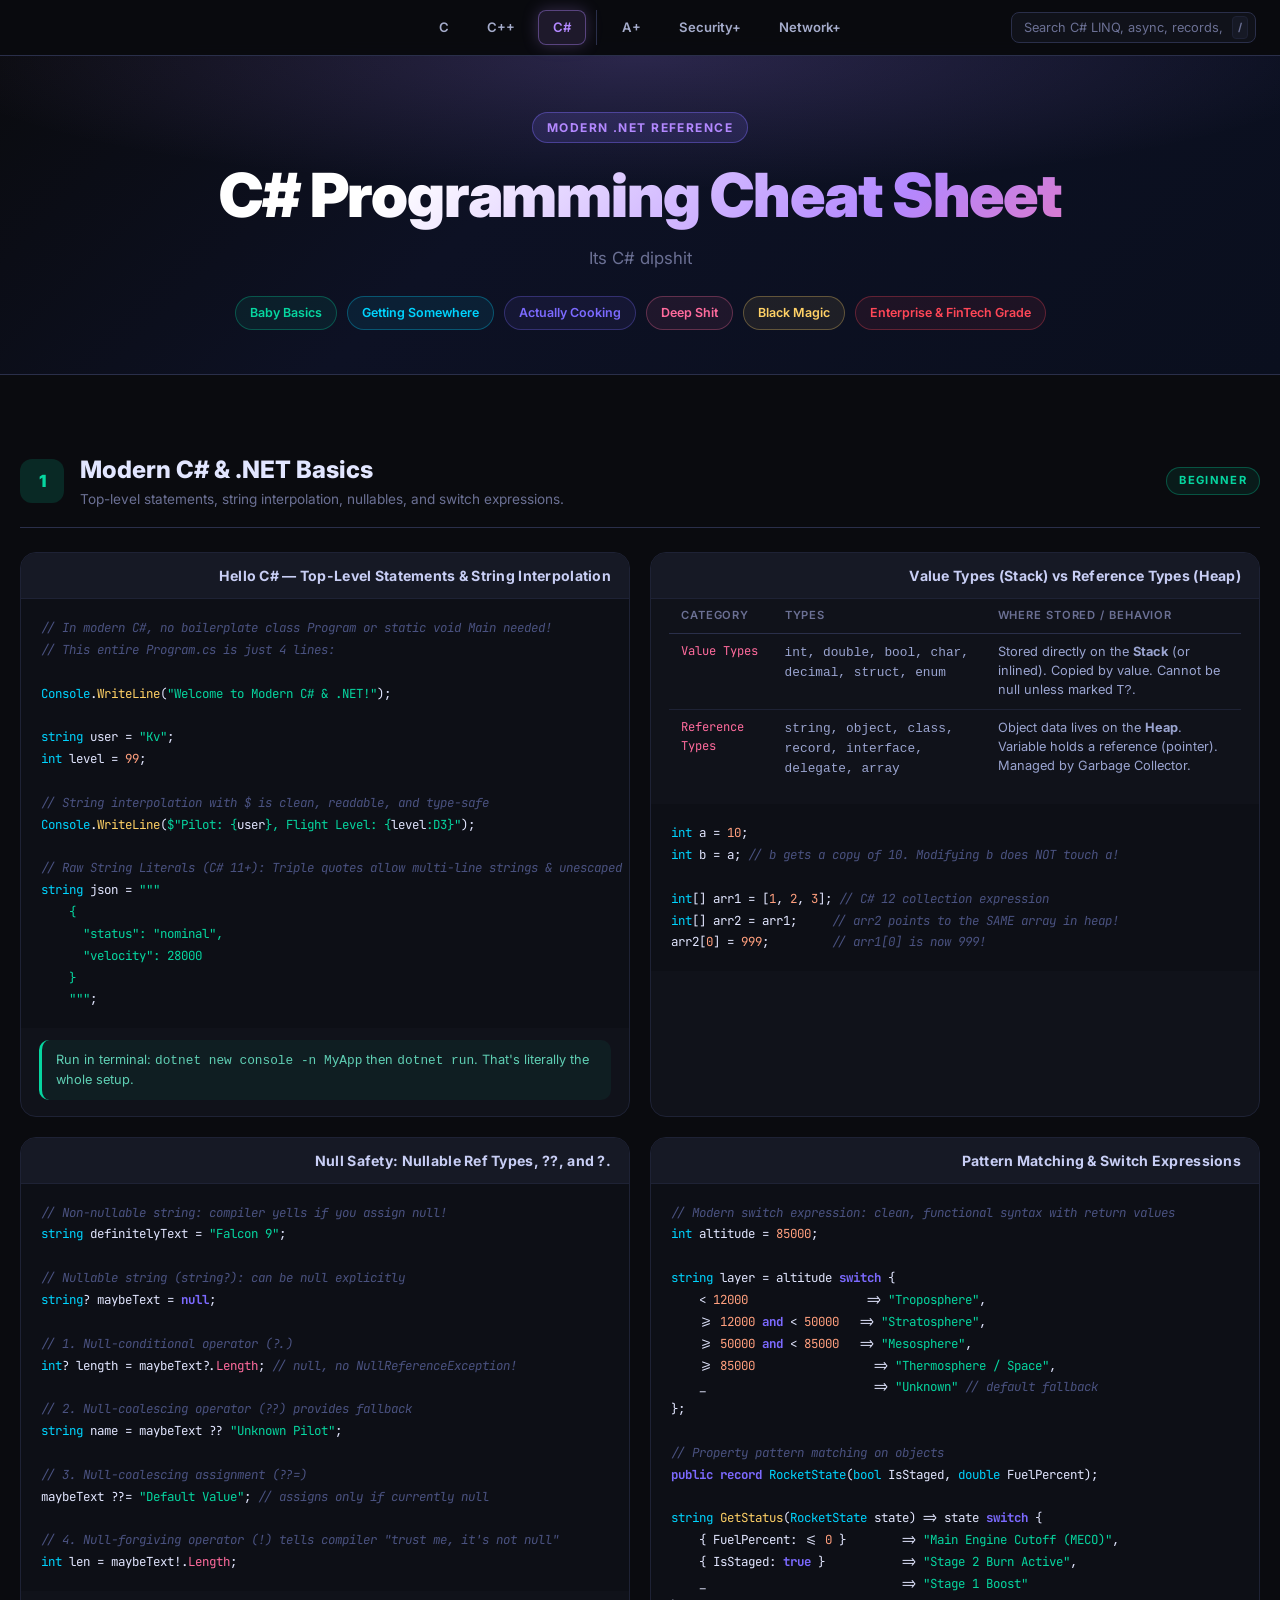
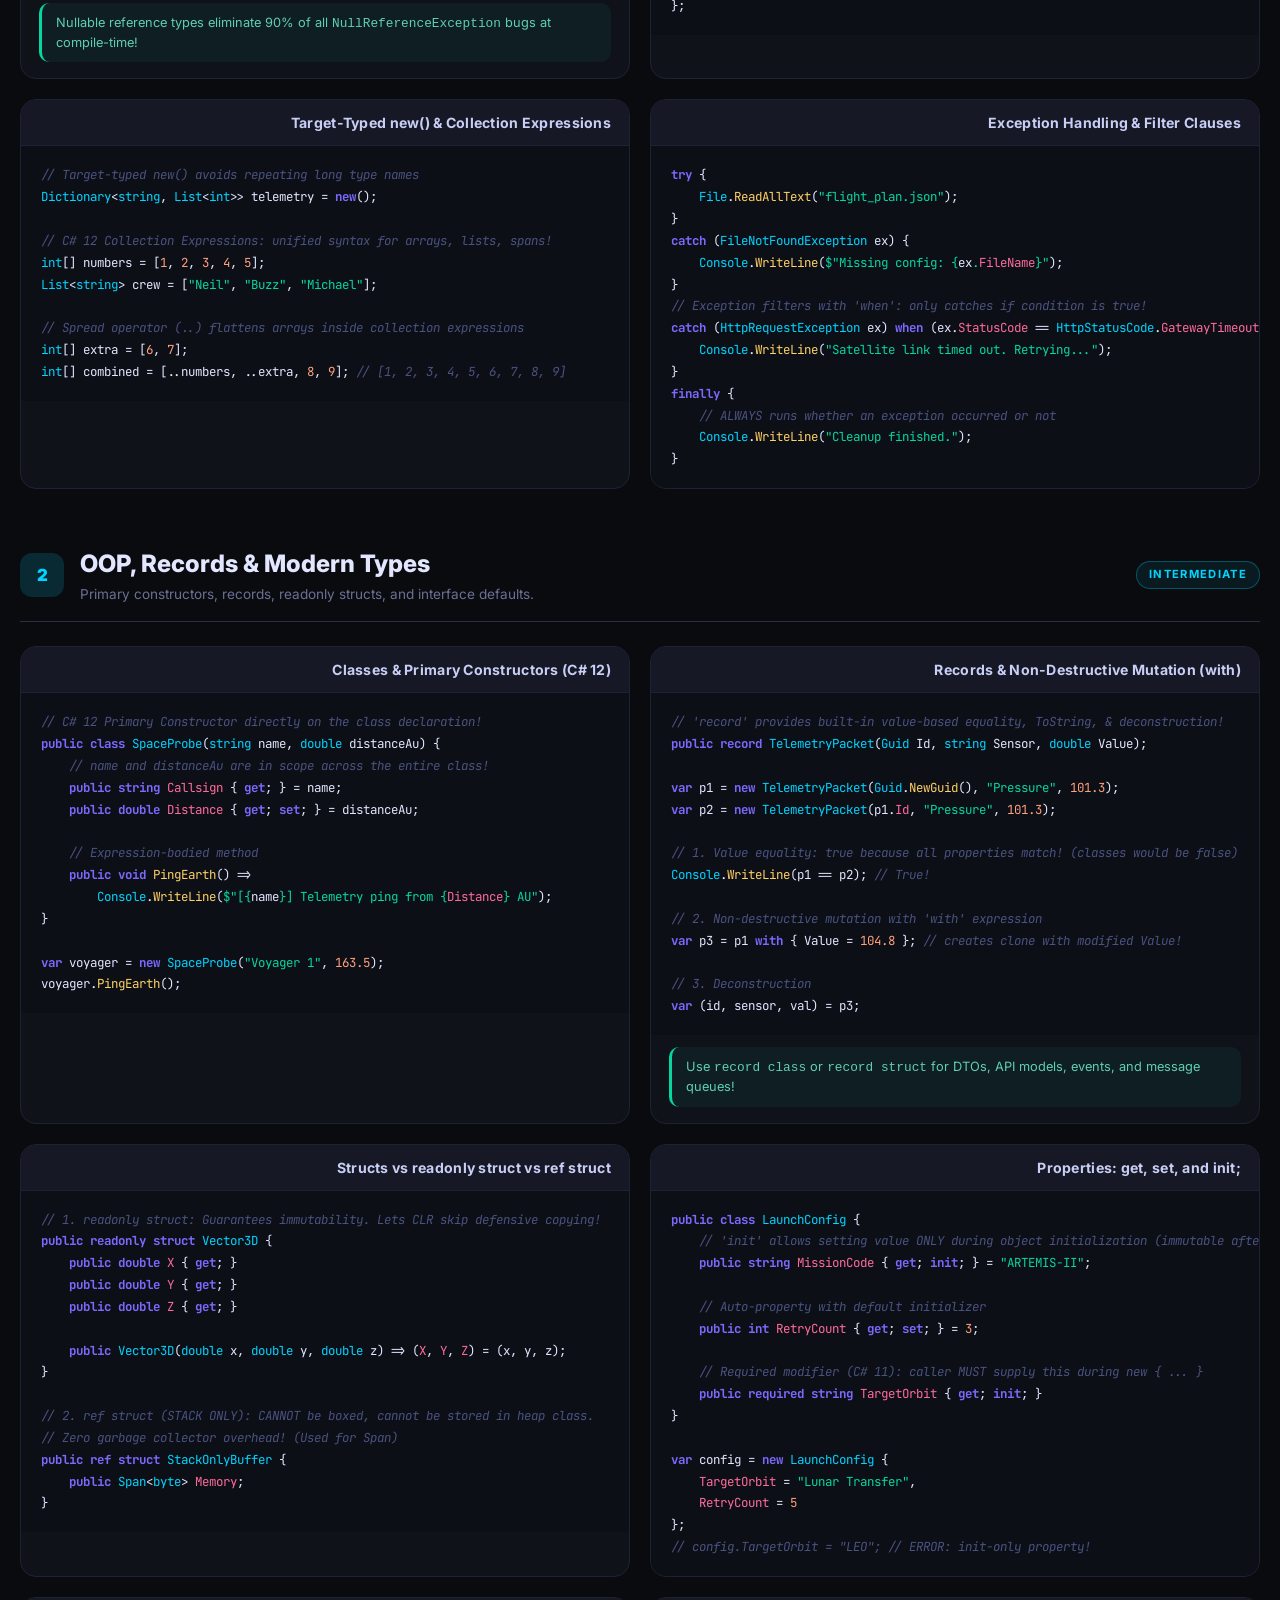
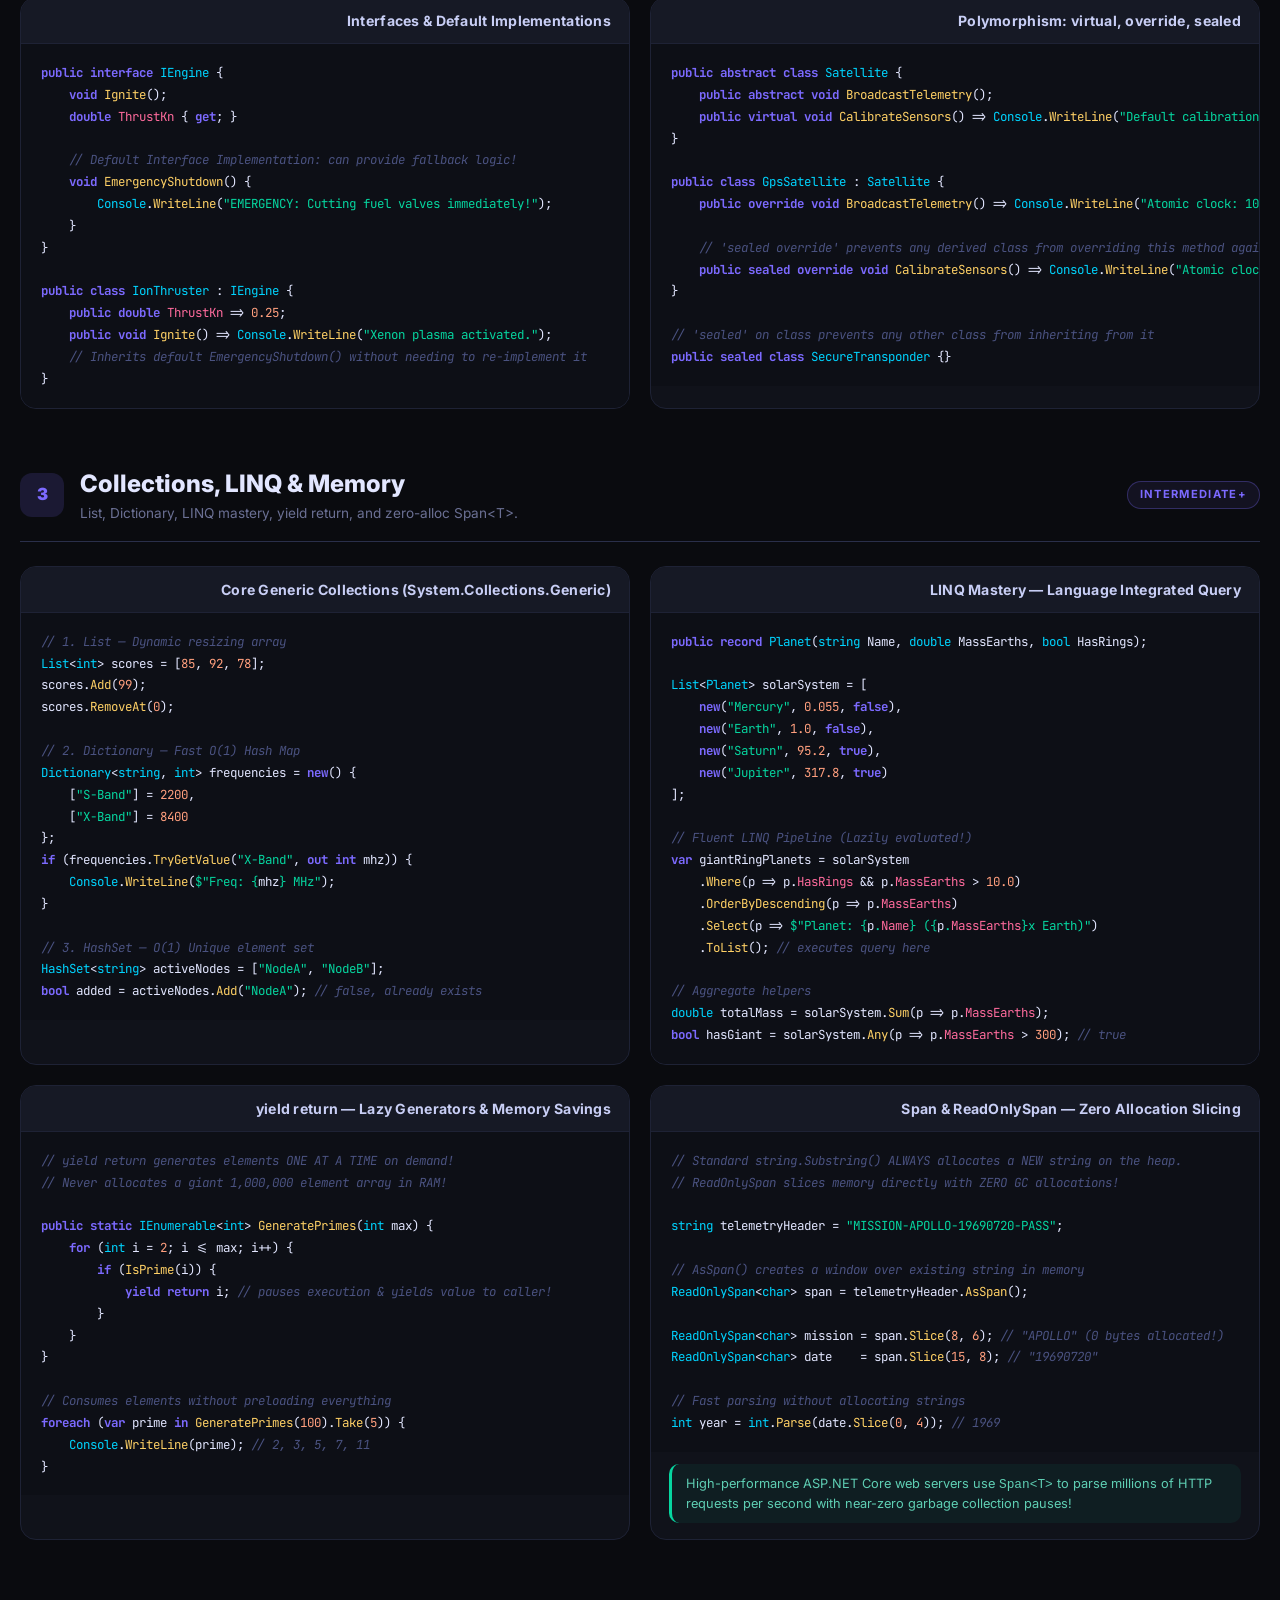
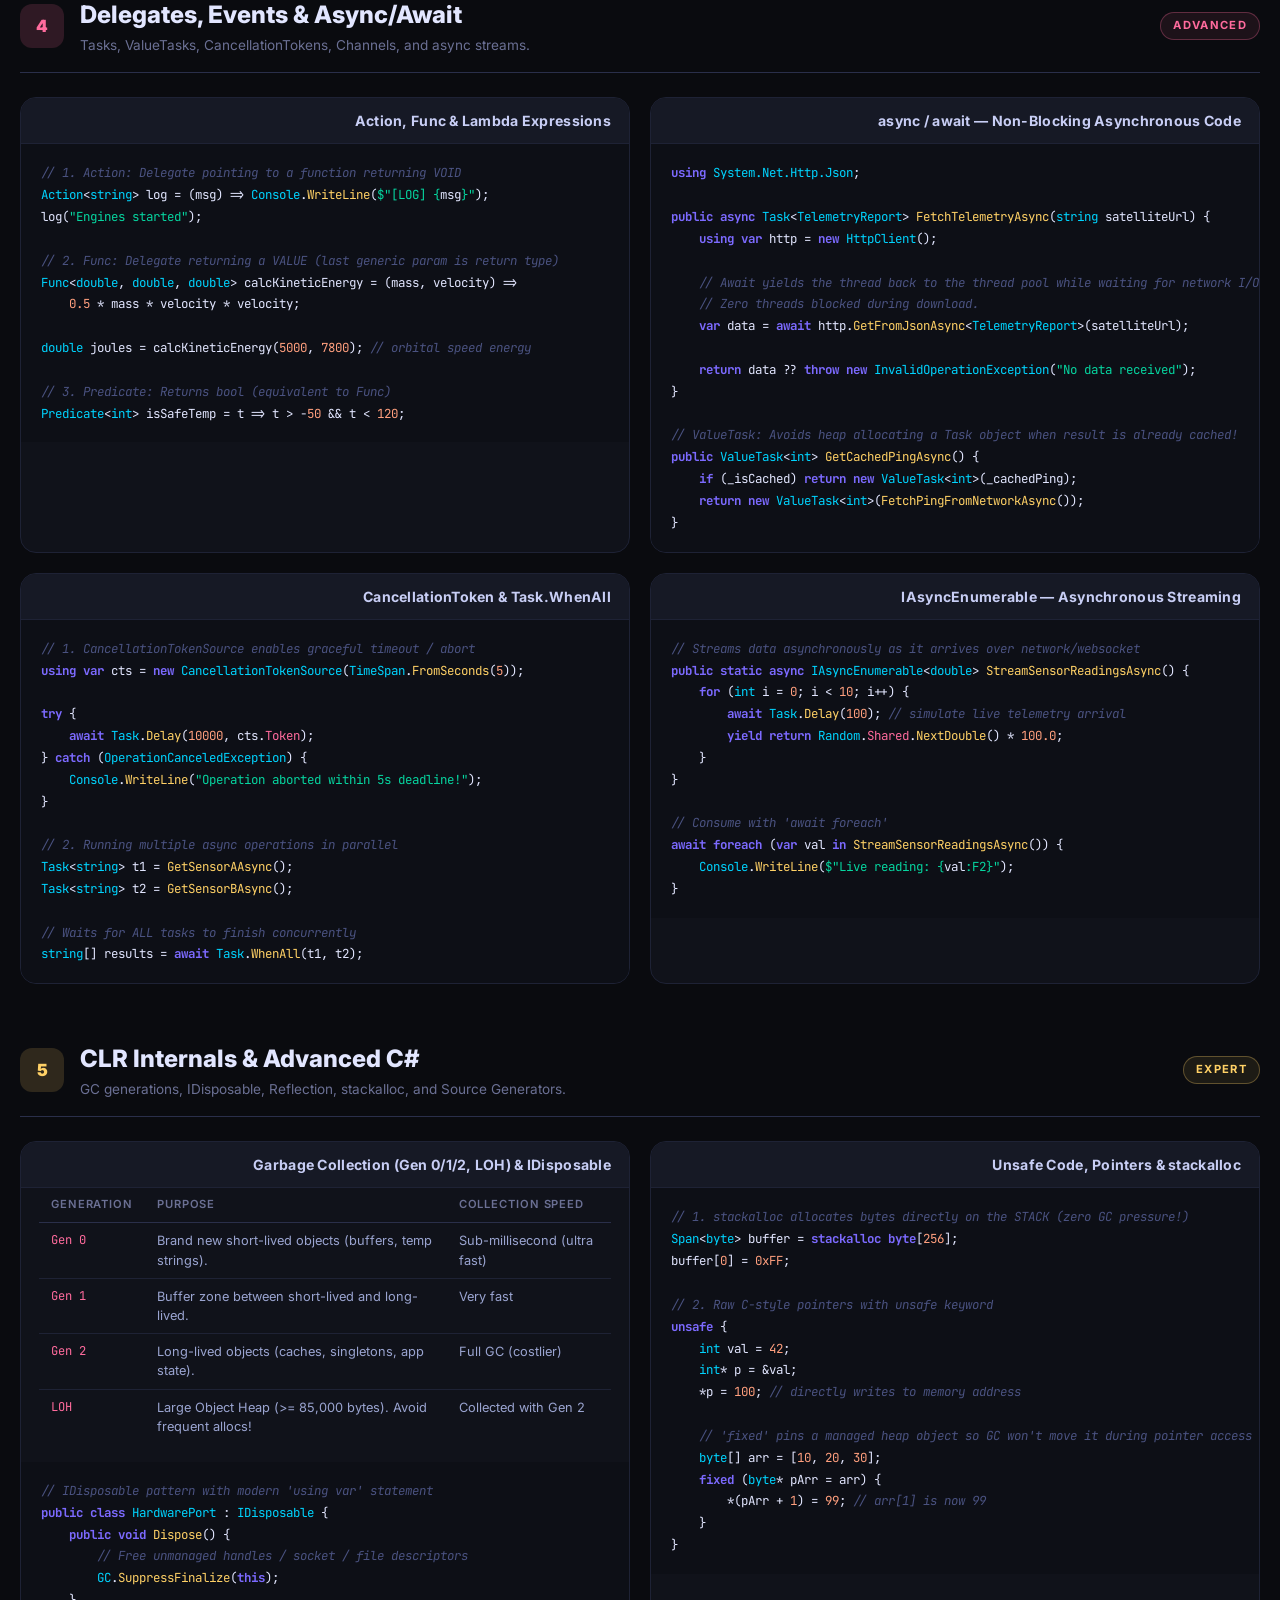
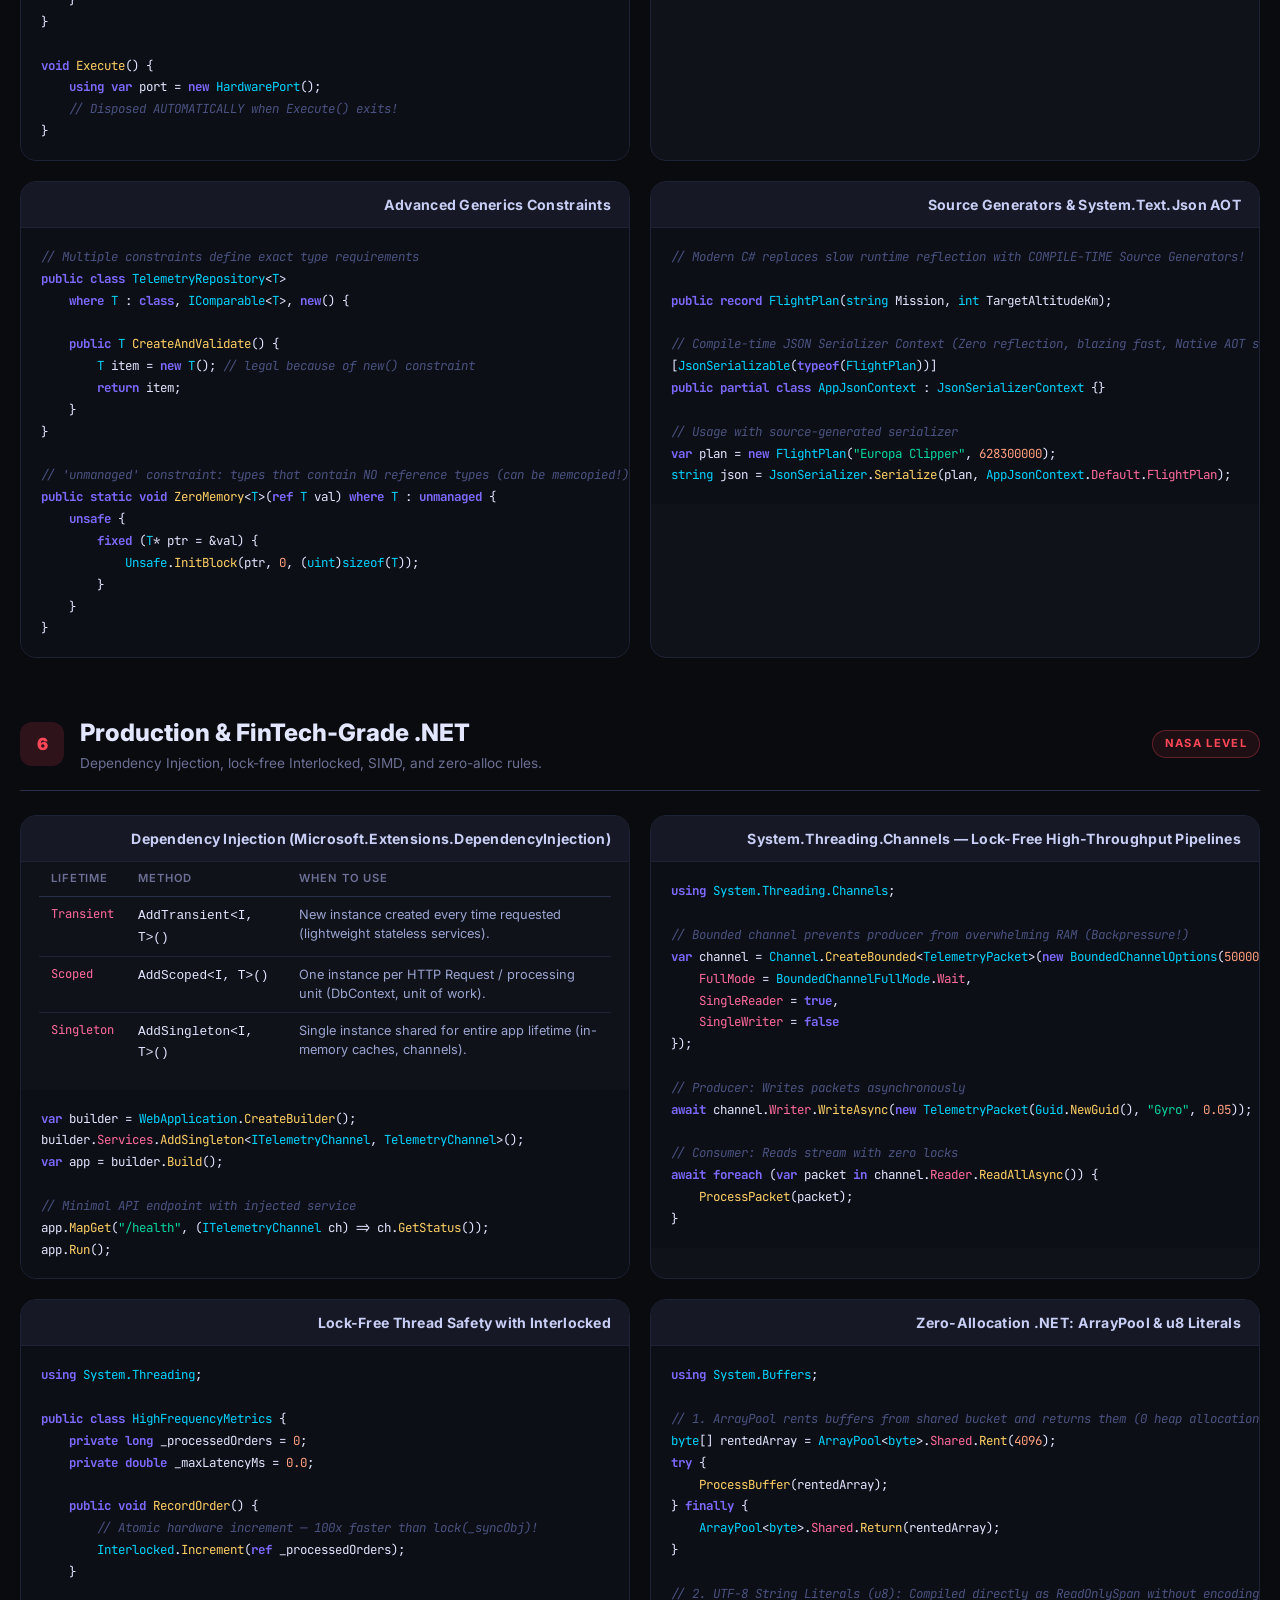
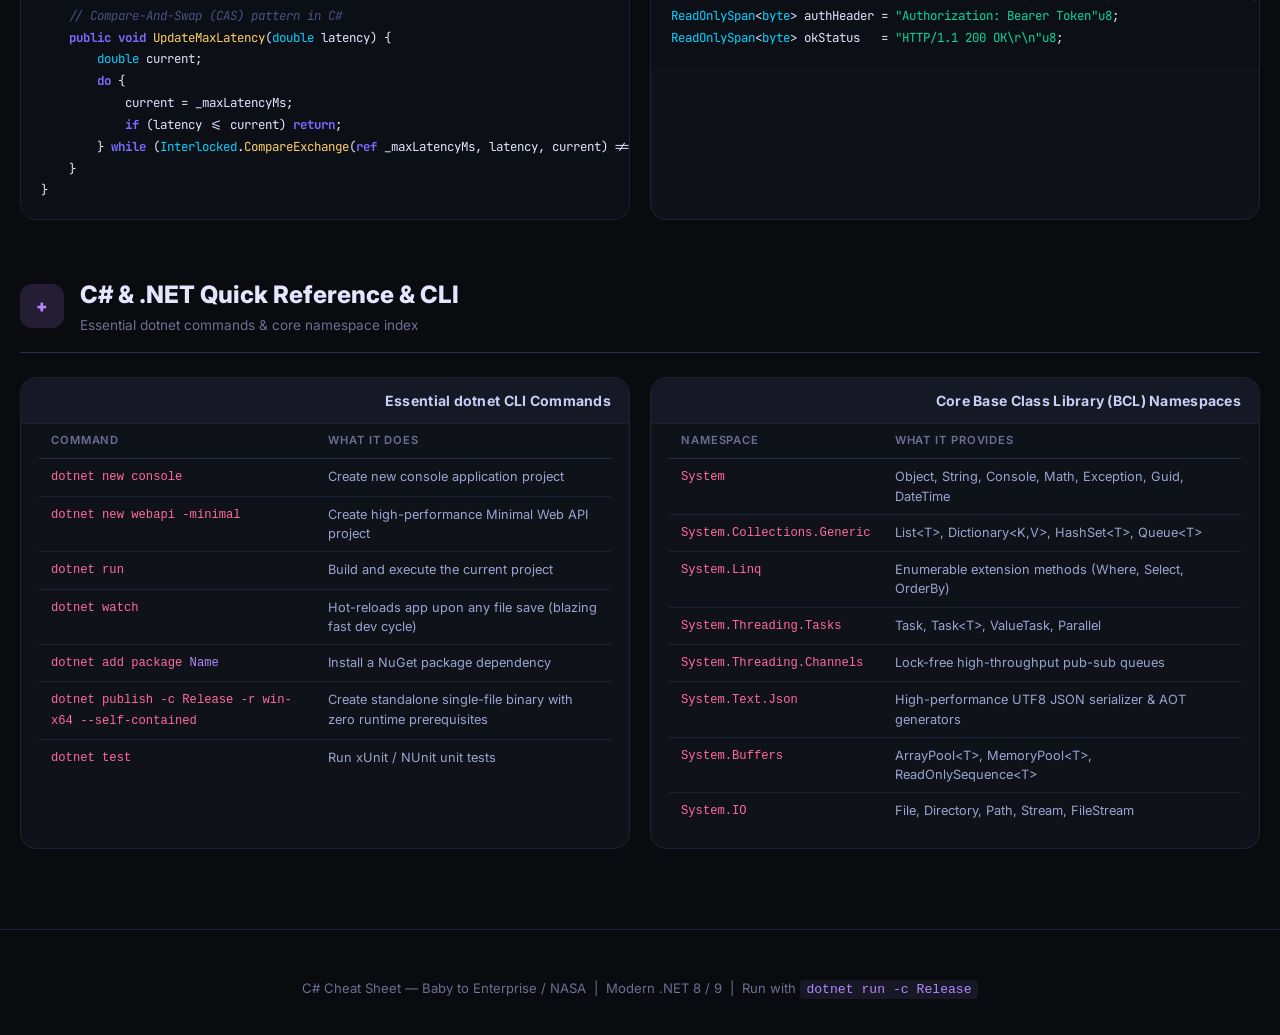
<file: csharp.html>
<!DOCTYPE html>
<html lang="en">
<head>
  <meta charset="UTF-8" />
  <meta name="viewport" content="width=device-width, initial-scale=1.0" />
  <title>C# Cheat Sheet — Baby to Enterprise / NASA Level</title>
  <meta name="description" content="A comprehensive Modern C# & .NET reference cheat sheet covering everything from beginner syntax to LINQ, async/await, memory internals, and high-frequency architecture." />
  <link rel="preconnect" href="https://fonts.googleapis.com" />
  <link rel="preconnect" href="https://fonts.gstatic.com" crossorigin />
  <link href="https://fonts.googleapis.com/css2?family=JetBrains+Mono:wght@400;600;700&family=Inter:wght@400;500;600;700;800;900&display=swap" rel="stylesheet" />
  <link rel="stylesheet" href="styles.css" />
</head>
<body class="theme-cs">

<!-- ════════════════════════════════ SITE NAVIGATION ════════════════════════════════ -->
<nav class="site-nav">
  <div class="nav-links">
    <a class="nav-item tab-c" href="index.html">C</a>
    <a class="nav-item tab-cpp" href="cpp.html">C++</a>
    <a class="nav-item tab-cs active" href="csharp.html">C#</a>
    <span class="nav-divider"></span>
    <a class="nav-item tab-aplus" href="aplus.html">A+</a>
    <a class="nav-item tab-security" href="security.html">Security+</a>
    <a class="nav-item tab-network" href="network.html">Network+</a>
  </div>
  <div class="nav-search-container">
    <input type="text" id="globalSearchInput" class="nav-search-input" placeholder="Search C# LINQ, async, records, Span... (Press /)" aria-label="Search cheatsheet" autocomplete="off" />
    <span class="search-shortcut-hint">/</span>
  </div>
</nav>

<script>
  const CONFIG = {
    heroBadge:    "Modern .NET Reference",
    heroTitle:    "C# Programming Cheat Sheet",
    heroSubtitle: "Its C# dipshit",
    pills: [
      "Baby Basics",
      "Getting Somewhere",
      "Actually Cooking",
      "Deep Shit",
      "Black Magic",
      "Enterprise & FinTech Grade"
    ],
    sections: [
      { title: "Modern C# & .NET Basics",            desc: "Top-level statements, string interpolation, nullables, and switch expressions.", tag: "Beginner" },
      { title: "OOP, Records & Modern Types",        desc: "Primary constructors, records, readonly structs, and interface defaults.",       tag: "Intermediate" },
      { title: "Collections, LINQ & Memory",         desc: "List, Dictionary, LINQ mastery, yield return, and zero-alloc Span<T>.",         tag: "Intermediate+" },
      { title: "Delegates, Events & Async/Await",     desc: "Tasks, ValueTasks, CancellationTokens, Channels, and async streams.",            tag: "Advanced" },
      { title: "CLR Internals & Advanced C#",        desc: "GC generations, IDisposable, Reflection, stackalloc, and Source Generators.",   tag: "Expert" },
      { title: "Production & FinTech-Grade .NET",    desc: "Dependency Injection, lock-free Interlocked, SIMD, and zero-alloc rules.",       tag: "NASA Level" }
    ]
  };
</script>

<!-- ════════════════════════════════ HERO ════════════════════════════════ -->
<header class="hero">
  <div class="hero-badge" id="heroBadge">Modern .NET Reference</div>
  <h1 id="heroTitle">C# Programming Cheat Sheet</h1>
  <p id="heroSubtitle">From "what is Console.WriteLine" to "I architect zero-allocation cloud backends and FinTech trading engines." Modern C# explained like you're human.</p>
  <div class="level-pills">
    <a class="pill pill-1" href="#s1" id="pill1">Baby Basics</a>
    <a class="pill pill-2" href="#s2" id="pill2">Getting Somewhere</a>
    <a class="pill pill-3" href="#s3" id="pill3">Actually Cooking</a>
    <a class="pill pill-4" href="#s4" id="pill4">Deep Shit</a>
    <a class="pill pill-5" href="#s5" id="pill5">Black Magic</a>
    <a class="pill pill-6" href="#s6" id="pill6">NASA Rules</a>
  </div>
</header>

<div class="wrapper">

  <div class="search-results-bar" id="searchResultsBar">
    <span id="searchResultsCount">Found 0 matching cards</span>
    <button type="button" class="search-clear-btn" id="searchClearBtn">Clear Search</button>
  </div>

<!-- ══════════════════════════════════════════════════════════════════════
     SECTION 1 — MODERN C# & .NET BASICS
═══════════════════════════════════════════════════════════════════════ -->
<div class="section-header s1" id="s1">
  <div class="section-num">1</div>
  <div>
    <div class="section-title" id="sec1Title">Modern C# & .NET Basics</div>
    <div style="color:var(--muted);font-size:.85rem;" id="sec1Desc">Top-level statements, string interpolation, nullables, and switch expressions.</div>
  </div>
  <div class="section-label" id="sec1Label">Beginner</div>
</div>

<div class="grid">

  <!-- Top-Level Statements & Console I/O -->
  <div class="card">
    <div class="card-head"><span class="card-icon"></span><span class="card-title">Hello C# — Top-Level Statements & String Interpolation</span></div>
    <div class="card-body">
      <pre><span class="cm">// In modern C#, no boilerplate class Program or static void Main needed!</span>
<span class="cm">// This entire Program.cs is just 4 lines:</span>

<span class="ty">Console</span>.<span class="fn">WriteLine</span>(<span class="st">"Welcome to Modern C# & .NET!"</span>);

<span class="ty">string</span> <span class="va">user</span> = <span class="st">"Kv"</span>;
<span class="ty">int</span> <span class="va">level</span> = <span class="nm">99</span>;

<span class="cm">// String interpolation with $ is clean, readable, and type-safe</span>
<span class="ty">Console</span>.<span class="fn">WriteLine</span>(<span class="st">$"Pilot: {<span class="va">user</span>}, Flight Level: {<span class="va">level</span>:D3}"</span>);

<span class="cm">// Raw String Literals (C# 11+): Triple quotes allow multi-line strings & unescaped quotes!</span>
<span class="ty">string</span> <span class="va">json</span> = <span class="st">"""
    {
      "status": "nominal",
      "velocity": 28000
    }
    """</span>;</pre>
      <div class="callout tip">Run in terminal: <code>dotnet new console -n MyApp</code> then <code>dotnet run</code>. That's literally the whole setup.</div>
    </div>
  </div>

  <!-- Value Types vs Reference Types -->
  <div class="card">
    <div class="card-head"><span class="card-icon"></span><span class="card-title">Value Types (Stack) vs Reference Types (Heap)</span></div>
    <div class="card-body">
      <div class="tbl-wrap">
        <table>
          <tr><th>Category</th><th>Types</th><th>Where stored / Behavior</th></tr>
          <tr><td>Value Types</td><td class="desc"><code>int, double, bool, char, decimal, struct, enum</code></td><td class="desc">Stored directly on the <strong>Stack</strong> (or inlined). Copied by value. Cannot be null unless marked <code>T?</code>.</td></tr>
          <tr><td>Reference Types</td><td class="desc"><code>string, object, class, record, interface, delegate, array</code></td><td class="desc">Object data lives on the <strong>Heap</strong>. Variable holds a reference (pointer). Managed by Garbage Collector.</td></tr>
        </table>
      </div>
      <pre><span class="ty">int</span> <span class="va">a</span> = <span class="nm">10</span>;
<span class="ty">int</span> <span class="va">b</span> = <span class="va">a</span>; <span class="cm">// b gets a copy of 10. Modifying b does NOT touch a!</span>

<span class="ty">int</span>[] <span class="va">arr1</span> = [<span class="nm">1</span>, <span class="nm">2</span>, <span class="nm">3</span>]; <span class="cm">// C# 12 collection expression</span>
<span class="ty">int</span>[] <span class="va">arr2</span> = <span class="va">arr1</span>;     <span class="cm">// arr2 points to the SAME array in heap!</span>
<span class="va">arr2</span>[<span class="nm">0</span>] = <span class="nm">999</span>;         <span class="cm">// arr1[0] is now 999!</span></pre>
    </div>
  </div>

  <!-- Nullable Reference Types & Safe Navigation -->
  <div class="card">
    <div class="card-head"><span class="card-icon"></span><span class="card-title">Null Safety: Nullable Ref Types, ??, and ?.</span></div>
    <div class="card-body">
      <pre><span class="cm">// Non-nullable string: compiler yells if you assign null!</span>
<span class="ty">string</span> <span class="va">definitelyText</span> = <span class="st">"Falcon 9"</span>;

<span class="cm">// Nullable string (string?): can be null explicitly</span>
<span class="ty">string</span>? <span class="va">maybeText</span> = <span class="kw">null</span>;

<span class="cm">// 1. Null-conditional operator (?.)</span>
<span class="ty">int</span>? <span class="va">length</span> = <span class="va">maybeText</span>?.<span class="prop">Length</span>; <span class="cm">// null, no NullReferenceException!</span>

<span class="cm">// 2. Null-coalescing operator (??) provides fallback</span>
<span class="ty">string</span> <span class="va">name</span> = <span class="va">maybeText</span> ?? <span class="st">"Unknown Pilot"</span>;

<span class="cm">// 3. Null-coalescing assignment (??=)</span>
<span class="va">maybeText</span> ??= <span class="st">"Default Value"</span>; <span class="cm">// assigns only if currently null</span>

<span class="cm">// 4. Null-forgiving operator (!) tells compiler "trust me, it's not null"</span>
<span class="ty">int</span> <span class="va">len</span> = <span class="va">maybeText</span>!.<span class="prop">Length</span>;</pre>
      <div class="callout tip">Nullable reference types eliminate 90% of all <code>NullReferenceException</code> bugs at compile-time!</div>
    </div>
  </div>

  <!-- Pattern Matching & Switch Expressions -->
  <div class="card">
    <div class="card-head"><span class="card-icon"></span><span class="card-title">Pattern Matching & Switch Expressions</span></div>
    <div class="card-body">
      <pre><span class="cm">// Modern switch expression: clean, functional syntax with return values</span>
<span class="ty">int</span> <span class="va">altitude</span> = <span class="nm">85000</span>;

<span class="ty">string</span> <span class="va">layer</span> = <span class="va">altitude</span> <span class="kw">switch</span> {
    &lt; <span class="nm">12000</span>                 =&gt; <span class="st">"Troposphere"</span>,
    &gt;= <span class="nm">12000</span> <span class="kw">and</span> &lt; <span class="nm">50000</span>   =&gt; <span class="st">"Stratosphere"</span>,
    &gt;= <span class="nm">50000</span> <span class="kw">and</span> &lt; <span class="nm">85000</span>   =&gt; <span class="st">"Mesosphere"</span>,
    &gt;= <span class="nm">85000</span>                 =&gt; <span class="st">"Thermosphere / Space"</span>,
    _                        =&gt; <span class="st">"Unknown"</span> <span class="cm">// default fallback</span>
};

<span class="cm">// Property pattern matching on objects</span>
<span class="kw">public record</span> <span class="ty">RocketState</span>(<span class="ty">bool</span> <span class="va">IsStaged</span>, <span class="ty">double</span> <span class="va">FuelPercent</span>);

<span class="ty">string</span> <span class="fn">GetStatus</span>(<span class="ty">RocketState</span> <span class="va">state</span>) =&gt; <span class="va">state</span> <span class="kw">switch</span> {
    { <span class="va">FuelPercent</span>: &lt;= <span class="nm">0</span> }        =&gt; <span class="st">"Main Engine Cutoff (MECO)"</span>,
    { <span class="va">IsStaged</span>: <span class="kw">true</span> }           =&gt; <span class="st">"Stage 2 Burn Active"</span>,
    _                            =&gt; <span class="st">"Stage 1 Boost"</span>
};</pre>
    </div>
  </div>

  <!-- var & Target-Typed new() -->
  <div class="card">
    <div class="card-head"><span class="card-icon"></span><span class="card-title">Target-Typed new() & Collection Expressions</span></div>
    <div class="card-body">
      <pre><span class="cm">// Target-typed new() avoids repeating long type names</span>
<span class="ty">Dictionary</span>&lt;<span class="ty">string</span>, <span class="ty">List</span>&lt;<span class="ty">int</span>&gt;&gt; <span class="va">telemetry</span> = <span class="kw">new</span>();

<span class="cm">// C# 12 Collection Expressions: unified syntax for arrays, lists, spans!</span>
<span class="ty">int</span>[] <span class="va">numbers</span> = [<span class="nm">1</span>, <span class="nm">2</span>, <span class="nm">3</span>, <span class="nm">4</span>, <span class="nm">5</span>];
<span class="ty">List</span>&lt;<span class="ty">string</span>&gt; <span class="va">crew</span> = [<span class="st">"Neil"</span>, <span class="st">"Buzz"</span>, <span class="st">"Michael"</span>];

<span class="cm">// Spread operator (..) flattens arrays inside collection expressions</span>
<span class="ty">int</span>[] <span class="va">extra</span> = [<span class="nm">6</span>, <span class="nm">7</span>];
<span class="ty">int</span>[] <span class="va">combined</span> = [..<span class="va">numbers</span>, ..<span class="va">extra</span>, <span class="nm">8</span>, <span class="nm">9</span>]; <span class="cm">// [1, 2, 3, 4, 5, 6, 7, 8, 9]</span></pre>
    </div>
  </div>

  <!-- Control Flow & Exception Handling -->
  <div class="card">
    <div class="card-head"><span class="card-icon"></span><span class="card-title">Exception Handling & Filter Clauses</span></div>
    <div class="card-body">
      <pre><span class="kw">try</span> {
    <span class="ty">File</span>.<span class="fn">ReadAllText</span>(<span class="st">"flight_plan.json"</span>);
}
<span class="kw">catch</span> (<span class="ty">FileNotFoundException</span> <span class="va">ex</span>) {
    <span class="ty">Console</span>.<span class="fn">WriteLine</span>(<span class="st">$"Missing config: {<span class="va">ex</span>.<span class="prop">FileName</span>}"</span>);
}
<span class="cm">// Exception filters with 'when': only catches if condition is true!</span>
<span class="kw">catch</span> (<span class="ty">HttpRequestException</span> <span class="va">ex</span>) <span class="kw">when</span> (<span class="va">ex</span>.<span class="prop">StatusCode</span> == <span class="ty">HttpStatusCode</span>.<span class="prop">GatewayTimeout</span>) {
    <span class="ty">Console</span>.<span class="fn">WriteLine</span>(<span class="st">"Satellite link timed out. Retrying..."</span>);
}
<span class="kw">finally</span> {
    <span class="cm">// ALWAYS runs whether an exception occurred or not</span>
    <span class="ty">Console</span>.<span class="fn">WriteLine</span>(<span class="st">"Cleanup finished."</span>);
}</pre>
    </div>
  </div>

</div><!-- /grid s1 -->

<!-- ══════════════════════════════════════════════════════════════════════
     SECTION 2 — OOP, RECORDS & MODERN TYPES
═══════════════════════════════════════════════════════════════════════ -->
<div class="section-header s2" id="s2">
  <div class="section-num">2</div>
  <div>
    <div class="section-title" id="sec2Title">OOP, Records & Modern Types</div>
    <div style="color:var(--muted);font-size:.85rem;" id="sec2Desc">Primary constructors, records, readonly structs, and interface defaults.</div>
  </div>
  <div class="section-label" id="sec2Label">Intermediate</div>
</div>

<div class="grid">

  <!-- Primary Constructors & Classes -->
  <div class="card">
    <div class="card-head"><span class="card-icon"></span><span class="card-title">Classes & Primary Constructors (C# 12)</span></div>
    <div class="card-body">
      <pre><span class="cm">// C# 12 Primary Constructor directly on the class declaration!</span>
<span class="kw">public class</span> <span class="ty">SpaceProbe</span>(<span class="ty">string</span> <span class="va">name</span>, <span class="ty">double</span> <span class="va">distanceAu</span>) {
    <span class="cm">// name and distanceAu are in scope across the entire class!</span>
    <span class="kw">public string</span> <span class="prop">Callsign</span> { <span class="kw">get</span>; } = <span class="va">name</span>;
    <span class="kw">public double</span> <span class="prop">Distance</span> { <span class="kw">get</span>; <span class="kw">set</span>; } = <span class="va">distanceAu</span>;

    <span class="cm">// Expression-bodied method</span>
    <span class="kw">public void</span> <span class="fn">PingEarth</span>() =&gt;
        <span class="ty">Console</span>.<span class="fn">WriteLine</span>(<span class="st">$"[{<span class="va">name</span>}] Telemetry ping from {<span class="prop">Distance</span>} AU"</span>);
}

<span class="kw">var</span> <span class="va">voyager</span> = <span class="kw">new</span> <span class="ty">SpaceProbe</span>(<span class="st">"Voyager 1"</span>, <span class="nm">163.5</span>);
<span class="va">voyager</span>.<span class="fn">PingEarth</span>();</pre>
    </div>
  </div>

  <!-- Records & Immutability -->
  <div class="card">
    <div class="card-head"><span class="card-icon"></span><span class="card-title">Records & Non-Destructive Mutation (with)</span></div>
    <div class="card-body">
      <pre><span class="cm">// 'record' provides built-in value-based equality, ToString, & deconstruction!</span>
<span class="kw">public record</span> <span class="ty">TelemetryPacket</span>(<span class="ty">Guid</span> <span class="va">Id</span>, <span class="ty">string</span> <span class="va">Sensor</span>, <span class="ty">double</span> <span class="va">Value</span>);

<span class="kw">var</span> <span class="va">p1</span> = <span class="kw">new</span> <span class="ty">TelemetryPacket</span>(<span class="ty">Guid</span>.<span class="fn">NewGuid</span>(), <span class="st">"Pressure"</span>, <span class="nm">101.3</span>);
<span class="kw">var</span> <span class="va">p2</span> = <span class="kw">new</span> <span class="ty">TelemetryPacket</span>(<span class="va">p1</span>.<span class="prop">Id</span>, <span class="st">"Pressure"</span>, <span class="nm">101.3</span>);

<span class="cm">// 1. Value equality: true because all properties match! (classes would be false)</span>
<span class="ty">Console</span>.<span class="fn">WriteLine</span>(<span class="va">p1</span> == <span class="va">p2</span>); <span class="cm">// True!</span>

<span class="cm">// 2. Non-destructive mutation with 'with' expression</span>
<span class="kw">var</span> <span class="va">p3</span> = <span class="va">p1</span> <span class="kw">with</span> { <span class="va">Value</span> = <span class="nm">104.8</span> }; <span class="cm">// creates clone with modified Value!</span>

<span class="cm">// 3. Deconstruction</span>
<span class="kw">var</span> (<span class="va">id</span>, <span class="va">sensor</span>, <span class="va">val</span>) = <span class="va">p3</span>;</pre>
      <div class="callout tip">Use <code>record class</code> or <code>record struct</code> for DTOs, API models, events, and message queues!</div>
    </div>
  </div>

  <!-- Structs vs Readonly Structs -->
  <div class="card">
    <div class="card-head"><span class="card-icon"></span><span class="card-title">Structs vs readonly struct vs ref struct</span></div>
    <div class="card-body">
      <pre><span class="cm">// 1. readonly struct: Guarantees immutability. Lets CLR skip defensive copying!</span>
<span class="kw">public readonly struct</span> <span class="ty">Vector3D</span> {
    <span class="kw">public double</span> <span class="prop">X</span> { <span class="kw">get</span>; }
    <span class="kw">public double</span> <span class="prop">Y</span> { <span class="kw">get</span>; }
    <span class="kw">public double</span> <span class="prop">Z</span> { <span class="kw">get</span>; }

    <span class="kw">public</span> <span class="ty">Vector3D</span>(<span class="ty">double</span> <span class="va">x</span>, <span class="ty">double</span> <span class="va">y</span>, <span class="ty">double</span> <span class="va">z</span>) =&gt; (<span class="prop">X</span>, <span class="prop">Y</span>, <span class="prop">Z</span>) = (<span class="va">x</span>, <span class="va">y</span>, <span class="va">z</span>);
}

<span class="cm">// 2. ref struct (STACK ONLY): CANNOT be boxed, cannot be stored in heap class.</span>
<span class="cm">// Zero garbage collector overhead! (Used for Span<T>)</span>
<span class="kw">public ref struct</span> <span class="ty">StackOnlyBuffer</span> {
    <span class="kw">public</span> <span class="ty">Span</span>&lt;<span class="ty">byte</span>&gt; <span class="prop">Memory</span>;
}</pre>
    </div>
  </div>

  <!-- Properties & init-only -->
  <div class="card">
    <div class="card-head"><span class="card-icon"></span><span class="card-title">Properties: get, set, and init;</span></div>
    <div class="card-body">
      <pre><span class="kw">public class</span> <span class="ty">LaunchConfig</span> {
    <span class="cm">// 'init' allows setting value ONLY during object initialization (immutable after!)</span>
    <span class="kw">public string</span> <span class="prop">MissionCode</span> { <span class="kw">get</span>; <span class="kw">init</span>; } = <span class="st">"ARTEMIS-II"</span>;

    <span class="cm">// Auto-property with default initializer</span>
    <span class="kw">public int</span> <span class="prop">RetryCount</span> { <span class="kw">get</span>; <span class="kw">set</span>; } = <span class="nm">3</span>;

    <span class="cm">// Required modifier (C# 11): caller MUST supply this during new { ... }</span>
    <span class="kw">public required string</span> <span class="prop">TargetOrbit</span> { <span class="kw">get</span>; <span class="kw">init</span>; }
}

<span class="kw">var</span> <span class="va">config</span> = <span class="kw">new</span> <span class="ty">LaunchConfig</span> {
    <span class="prop">TargetOrbit</span> = <span class="st">"Lunar Transfer"</span>,
    <span class="prop">RetryCount</span> = <span class="nm">5</span>
};
<span class="cm">// config.TargetOrbit = "LEO"; // ERROR: init-only property!</span></pre>
    </div>
  </div>

  <!-- Interfaces & Default Methods -->
  <div class="card">
    <div class="card-head"><span class="card-icon"></span><span class="card-title">Interfaces & Default Implementations</span></div>
    <div class="card-body">
      <pre><span class="kw">public interface</span> <span class="ty">IEngine</span> {
    <span class="kw">void</span> <span class="fn">Ignite</span>();
    <span class="kw">double</span> <span class="prop">ThrustKn</span> { <span class="kw">get</span>; }

    <span class="cm">// Default Interface Implementation: can provide fallback logic!</span>
    <span class="kw">void</span> <span class="fn">EmergencyShutdown</span>() {
        <span class="ty">Console</span>.<span class="fn">WriteLine</span>(<span class="st">"EMERGENCY: Cutting fuel valves immediately!"</span>);
    }
}

<span class="kw">public class</span> <span class="ty">IonThruster</span> : <span class="ty">IEngine</span> {
    <span class="kw">public double</span> <span class="prop">ThrustKn</span> =&gt; <span class="nm">0.25</span>;
    <span class="kw">public void</span> <span class="fn">Ignite</span>() =&gt; <span class="ty">Console</span>.<span class="fn">WriteLine</span>(<span class="st">"Xenon plasma activated."</span>);
    <span class="cm">// Inherits default EmergencyShutdown() without needing to re-implement it</span>
}</pre>
    </div>
  </div>

  <!-- Polymorphism & Sealed -->
  <div class="card">
    <div class="card-head"><span class="card-icon"></span><span class="card-title">Polymorphism: virtual, override, sealed</span></div>
    <div class="card-body">
      <pre><span class="kw">public abstract class</span> <span class="ty">Satellite</span> {
    <span class="kw">public abstract void</span> <span class="fn">BroadcastTelemetry</span>();
    <span class="kw">public virtual void</span> <span class="fn">CalibrateSensors</span>() =&gt; <span class="ty">Console</span>.<span class="fn">WriteLine</span>(<span class="st">"Default calibration"</span>);
}

<span class="kw">public class</span> <span class="ty">GpsSatellite</span> : <span class="ty">Satellite</span> {
    <span class="kw">public override void</span> <span class="fn">BroadcastTelemetry</span>() =&gt; <span class="ty">Console</span>.<span class="fn">WriteLine</span>(<span class="st">"Atomic clock: 10:00:00.000"</span>);

    <span class="cm">// 'sealed override' prevents any derived class from overriding this method again</span>
    <span class="kw">public sealed override void</span> <span class="fn">CalibrateSensors</span>() =&gt; <span class="ty">Console</span>.<span class="fn">WriteLine</span>(<span class="st">"Atomic clock locked."</span>);
}

<span class="cm">// 'sealed' on class prevents any other class from inheriting from it</span>
<span class="kw">public sealed class</span> <span class="ty">SecureTransponder</span> {}</pre>
    </div>
  </div>

</div><!-- /grid s2 -->

<!-- ══════════════════════════════════════════════════════════════════════
     SECTION 3 — COLLECTIONS, LINQ & MEMORY
═══════════════════════════════════════════════════════════════════════ -->
<div class="section-header s3" id="s3">
  <div class="section-num">3</div>
  <div>
    <div class="section-title" id="sec3Title">Collections, LINQ & Memory</div>
    <div style="color:var(--muted);font-size:.85rem;" id="sec3Desc">List, Dictionary, LINQ mastery, yield return, and zero-alloc Span&lt;T&gt;.</div>
  </div>
  <div class="section-label" id="sec3Label">Intermediate+</div>
</div>

<div class="grid">

  <!-- Core Collections -->
  <div class="card">
    <div class="card-head"><span class="card-icon"></span><span class="card-title">Core Generic Collections (System.Collections.Generic)</span></div>
    <div class="card-body">
      <pre><span class="cm">// 1. List<T> — Dynamic resizing array</span>
<span class="ty">List</span>&lt;<span class="ty">int</span>&gt; <span class="va">scores</span> = [<span class="nm">85</span>, <span class="nm">92</span>, <span class="nm">78</span>];
<span class="va">scores</span>.<span class="fn">Add</span>(<span class="nm">99</span>);
<span class="va">scores</span>.<span class="fn">RemoveAt</span>(<span class="nm">0</span>);

<span class="cm">// 2. Dictionary<TKey, TValue> — Fast O(1) Hash Map</span>
<span class="ty">Dictionary</span>&lt;<span class="ty">string</span>, <span class="ty">int</span>&gt; <span class="va">frequencies</span> = <span class="kw">new</span>() {
    [<span class="st">"S-Band"</span>] = <span class="nm">2200</span>,
    [<span class="st">"X-Band"</span>] = <span class="nm">8400</span>
};
<span class="kw">if</span> (<span class="va">frequencies</span>.<span class="fn">TryGetValue</span>(<span class="st">"X-Band"</span>, <span class="kw">out int</span> <span class="va">mhz</span>)) {
    <span class="ty">Console</span>.<span class="fn">WriteLine</span>(<span class="st">$"Freq: {<span class="va">mhz</span>} MHz"</span>);
}

<span class="cm">// 3. HashSet<T> — O(1) Unique element set</span>
<span class="ty">HashSet</span>&lt;<span class="ty">string</span>&gt; <span class="va">activeNodes</span> = [<span class="st">"NodeA"</span>, <span class="st">"NodeB"</span>];
<span class="kw">bool</span> <span class="va">added</span> = <span class="va">activeNodes</span>.<span class="fn">Add</span>(<span class="st">"NodeA"</span>); <span class="cm">// false, already exists</span></pre>
    </div>
  </div>

  <!-- LINQ Mastery -->
  <div class="card">
    <div class="card-head"><span class="card-icon"></span><span class="card-title">LINQ Mastery — Language Integrated Query</span></div>
    <div class="card-body">
      <pre><span class="kw">public record</span> <span class="ty">Planet</span>(<span class="ty">string</span> <span class="va">Name</span>, <span class="ty">double</span> <span class="va">MassEarths</span>, <span class="ty">bool</span> <span class="va">HasRings</span>);

<span class="ty">List</span>&lt;<span class="ty">Planet</span>&gt; <span class="va">solarSystem</span> = [
    <span class="kw">new</span>(<span class="st">"Mercury"</span>, <span class="nm">0.055</span>, <span class="kw">false</span>),
    <span class="kw">new</span>(<span class="st">"Earth"</span>, <span class="nm">1.0</span>, <span class="kw">false</span>),
    <span class="kw">new</span>(<span class="st">"Saturn"</span>, <span class="nm">95.2</span>, <span class="kw">true</span>),
    <span class="kw">new</span>(<span class="st">"Jupiter"</span>, <span class="nm">317.8</span>, <span class="kw">true</span>)
];

<span class="cm">// Fluent LINQ Pipeline (Lazily evaluated!)</span>
<span class="kw">var</span> <span class="va">giantRingPlanets</span> = <span class="va">solarSystem</span>
    .<span class="fn">Where</span>(<span class="va">p</span> =&gt; <span class="va">p</span>.<span class="prop">HasRings</span> &amp;&amp; <span class="va">p</span>.<span class="prop">MassEarths</span> &gt; <span class="nm">10.0</span>)
    .<span class="fn">OrderByDescending</span>(<span class="va">p</span> =&gt; <span class="va">p</span>.<span class="prop">MassEarths</span>)
    .<span class="fn">Select</span>(<span class="va">p</span> =&gt; <span class="st">$"Planet: {<span class="va">p</span>.<span class="prop">Name</span>} ({<span class="va">p</span>.<span class="prop">MassEarths</span>}x Earth)"</span>)
    .<span class="fn">ToList</span>(); <span class="cm">// executes query here</span>

<span class="cm">// Aggregate helpers</span>
<span class="ty">double</span> <span class="va">totalMass</span> = <span class="va">solarSystem</span>.<span class="fn">Sum</span>(<span class="va">p</span> =&gt; <span class="va">p</span>.<span class="prop">MassEarths</span>);
<span class="kw">bool</span> <span class="va">hasGiant</span> = <span class="va">solarSystem</span>.<span class="fn">Any</span>(<span class="va">p</span> =&gt; <span class="va">p</span>.<span class="prop">MassEarths</span> &gt; <span class="nm">300</span>); <span class="cm">// true</span></pre>
    </div>
  </div>

  <!-- yield return -->
  <div class="card">
    <div class="card-head"><span class="card-icon"></span><span class="card-title">yield return — Lazy Generators & Memory Savings</span></div>
    <div class="card-body">
      <pre><span class="cm">// yield return generates elements ONE AT A TIME on demand!</span>
<span class="cm">// Never allocates a giant 1,000,000 element array in RAM!</span>

<span class="kw">public static</span> <span class="ty">IEnumerable</span>&lt;<span class="ty">int</span>&gt; <span class="fn">GeneratePrimes</span>(<span class="ty">int</span> <span class="va">max</span>) {
    <span class="kw">for</span> (<span class="ty">int</span> <span class="va">i</span> = <span class="nm">2</span>; <span class="va">i</span> &lt;= <span class="va">max</span>; <span class="va">i</span>++) {
        <span class="kw">if</span> (<span class="fn">IsPrime</span>(<span class="va">i</span>)) {
            <span class="kw">yield return</span> <span class="va">i</span>; <span class="cm">// pauses execution & yields value to caller!</span>
        }
    }
}

<span class="cm">// Consumes elements without preloading everything</span>
<span class="kw">foreach</span> (<span class="kw">var</span> <span class="va">prime</span> <span class="kw">in</span> <span class="fn">GeneratePrimes</span>(<span class="nm">100</span>).<span class="fn">Take</span>(<span class="nm">5</span>)) {
    <span class="ty">Console</span>.<span class="fn">WriteLine</span>(<span class="va">prime</span>); <span class="cm">// 2, 3, 5, 7, 11</span>
}</pre>
    </div>
  </div>

  <!-- Span<T> and ReadOnlySpan<T> -->
  <div class="card">
    <div class="card-head"><span class="card-icon"></span><span class="card-title">Span<T> & ReadOnlySpan<T> — Zero Allocation Slicing</span></div>
    <div class="card-body">
      <pre><span class="cm">// Standard string.Substring() ALWAYS allocates a NEW string on the heap.</span>
<span class="cm">// ReadOnlySpan<char> slices memory directly with ZERO GC allocations!</span>

<span class="ty">string</span> <span class="va">telemetryHeader</span> = <span class="st">"MISSION-APOLLO-19690720-PASS"</span>;

<span class="cm">// AsSpan() creates a window over existing string in memory</span>
<span class="ty">ReadOnlySpan</span>&lt;<span class="ty">char</span>&gt; <span class="va">span</span> = <span class="va">telemetryHeader</span>.<span class="fn">AsSpan</span>();

<span class="ty">ReadOnlySpan</span>&lt;<span class="ty">char</span>&gt; <span class="va">mission</span> = <span class="va">span</span>.<span class="fn">Slice</span>(<span class="nm">8</span>, <span class="nm">6</span>); <span class="cm">// "APOLLO" (0 bytes allocated!)</span>
<span class="ty">ReadOnlySpan</span>&lt;<span class="ty">char</span>&gt; <span class="va">date</span>    = <span class="va">span</span>.<span class="fn">Slice</span>(<span class="nm">15</span>, <span class="nm">8</span>); <span class="cm">// "19690720"</span>

<span class="cm">// Fast parsing without allocating strings</span>
<span class="ty">int</span> <span class="va">year</span> = <span class="ty">int</span>.<span class="fn">Parse</span>(<span class="va">date</span>.<span class="fn">Slice</span>(<span class="nm">0</span>, <span class="nm">4</span>)); <span class="cm">// 1969</span></pre>
      <div class="callout tip">High-performance ASP.NET Core web servers use <code>Span&lt;T&gt;</code> to parse millions of HTTP requests per second with near-zero garbage collection pauses!</div>
    </div>
  </div>

</div><!-- /grid s3 -->

<!-- ══════════════════════════════════════════════════════════════════════
     SECTION 4 — DELEGATES, EVENTS & ASYNC/AWAIT
═══════════════════════════════════════════════════════════════════════ -->
<div class="section-header s4" id="s4">
  <div class="section-num">4</div>
  <div>
    <div class="section-title" id="sec4Title">Delegates, Events & Async/Await</div>
    <div style="color:var(--muted);font-size:.85rem;" id="sec4Desc">Tasks, ValueTasks, CancellationTokens, Channels, and async streams.</div>
  </div>
  <div class="section-label" id="sec4Label">Advanced</div>
</div>

<div class="grid">

  <!-- Delegates and Lambdas -->
  <div class="card">
    <div class="card-head"><span class="card-icon"></span><span class="card-title">Action, Func & Lambda Expressions</span></div>
    <div class="card-body">
      <pre><span class="cm">// 1. Action: Delegate pointing to a function returning VOID</span>
<span class="ty">Action</span>&lt;<span class="ty">string</span>&gt; <span class="va">log</span> = (<span class="va">msg</span>) =&gt; <span class="ty">Console</span>.<span class="fn">WriteLine</span>(<span class="st">$"[LOG] {<span class="va">msg</span>}"</span>);
<span class="va">log</span>(<span class="st">"Engines started"</span>);

<span class="cm">// 2. Func<T, ..., TResult>: Delegate returning a VALUE (last generic param is return type)</span>
<span class="ty">Func</span>&lt;<span class="ty">double</span>, <span class="ty">double</span>, <span class="ty">double</span>&gt; <span class="va">calcKineticEnergy</span> = (<span class="va">mass</span>, <span class="va">velocity</span>) =&gt;
    <span class="nm">0.5</span> * <span class="va">mass</span> * <span class="va">velocity</span> * <span class="va">velocity</span>;

<span class="ty">double</span> <span class="va">joules</span> = <span class="va">calcKineticEnergy</span>(<span class="nm">5000</span>, <span class="nm">7800</span>); <span class="cm">// orbital speed energy</span>

<span class="cm">// 3. Predicate<T>: Returns bool (equivalent to Func<T, bool>)</span>
<span class="ty">Predicate</span>&lt;<span class="ty">int</span>&gt; <span class="va">isSafeTemp</span> = <span class="va">t</span> =&gt; <span class="va">t</span> &gt; -<span class="nm">50</span> &amp;&amp; <span class="va">t</span> &lt; <span class="nm">120</span>;</pre>
    </div>
  </div>

  <!-- async / await -->
  <div class="card">
    <div class="card-head"><span class="card-icon"></span><span class="card-title">async / await — Non-Blocking Asynchronous Code</span></div>
    <div class="card-body">
      <pre><span class="kw">using</span> <span class="ty">System.Net.Http.Json</span>;

<span class="kw">public async</span> <span class="ty">Task</span>&lt;<span class="ty">TelemetryReport</span>&gt; <span class="fn">FetchTelemetryAsync</span>(<span class="ty">string</span> <span class="va">satelliteUrl</span>) {
    <span class="kw">using</span> <span class="kw">var</span> <span class="va">http</span> = <span class="kw">new</span> <span class="ty">HttpClient</span>();

    <span class="cm">// Await yields the thread back to the thread pool while waiting for network I/O!</span>
    <span class="cm">// Zero threads blocked during download.</span>
    <span class="kw">var</span> <span class="va">data</span> = <span class="kw">await</span> <span class="va">http</span>.<span class="fn">GetFromJsonAsync</span>&lt;<span class="ty">TelemetryReport</span>&gt;(<span class="va">satelliteUrl</span>);

    <span class="kw">return</span> <span class="va">data</span> ?? <span class="kw">throw new</span> <span class="ty">InvalidOperationException</span>(<span class="st">"No data received"</span>);
}

<span class="cm">// ValueTask<T>: Avoids heap allocating a Task object when result is already cached!</span>
<span class="kw">public</span> <span class="ty">ValueTask</span>&lt;<span class="ty">int</span>&gt; <span class="fn">GetCachedPingAsync</span>() {
    <span class="kw">if</span> (<span class="va">_isCached</span>) <span class="kw">return new</span> <span class="ty">ValueTask</span>&lt;<span class="ty">int</span>&gt;(<span class="va">_cachedPing</span>);
    <span class="kw">return new</span> <span class="ty">ValueTask</span>&lt;<span class="ty">int</span>&gt;(<span class="fn">FetchPingFromNetworkAsync</span>());
}</pre>
    </div>
  </div>

  <!-- CancellationTokens & Parallel Tasks -->
  <div class="card">
    <div class="card-head"><span class="card-icon"></span><span class="card-title">CancellationToken & Task.WhenAll</span></div>
    <div class="card-body">
      <pre><span class="cm">// 1. CancellationTokenSource enables graceful timeout / abort</span>
<span class="kw">using var</span> <span class="va">cts</span> = <span class="kw">new</span> <span class="ty">CancellationTokenSource</span>(<span class="ty">TimeSpan</span>.<span class="fn">FromSeconds</span>(<span class="nm">5</span>));

<span class="kw">try</span> {
    <span class="kw">await</span> <span class="ty">Task</span>.<span class="fn">Delay</span>(<span class="nm">10000</span>, <span class="va">cts</span>.<span class="prop">Token</span>);
} <span class="kw">catch</span> (<span class="ty">OperationCanceledException</span>) {
    <span class="ty">Console</span>.<span class="fn">WriteLine</span>(<span class="st">"Operation aborted within 5s deadline!"</span>);
}

<span class="cm">// 2. Running multiple async operations in parallel</span>
<span class="ty">Task</span>&lt;<span class="ty">string</span>&gt; <span class="va">t1</span> = <span class="fn">GetSensorAAsync</span>();
<span class="ty">Task</span>&lt;<span class="ty">string</span>&gt; <span class="va">t2</span> = <span class="fn">GetSensorBAsync</span>();

<span class="cm">// Waits for ALL tasks to finish concurrently</span>
<span class="ty">string</span>[] <span class="va">results</span> = <span class="kw">await</span> <span class="ty">Task</span>.<span class="fn">WhenAll</span>(<span class="va">t1</span>, <span class="va">t2</span>);</pre>
    </div>
  </div>

  <!-- IAsyncEnumerable -->
  <div class="card">
    <div class="card-head"><span class="card-icon"></span><span class="card-title">IAsyncEnumerable<T> — Asynchronous Streaming</span></div>
    <div class="card-body">
      <pre><span class="cm">// Streams data asynchronously as it arrives over network/websocket</span>
<span class="kw">public static async</span> <span class="ty">IAsyncEnumerable</span>&lt;<span class="ty">double</span>&gt; <span class="fn">StreamSensorReadingsAsync</span>() {
    <span class="kw">for</span> (<span class="ty">int</span> <span class="va">i</span> = <span class="nm">0</span>; <span class="va">i</span> &lt; <span class="nm">10</span>; <span class="va">i</span>++) {
        <span class="kw">await</span> <span class="ty">Task</span>.<span class="fn">Delay</span>(<span class="nm">100</span>); <span class="cm">// simulate live telemetry arrival</span>
        <span class="kw">yield return</span> <span class="ty">Random</span>.<span class="prop">Shared</span>.<span class="fn">NextDouble</span>() * <span class="nm">100.0</span>;
    }
}

<span class="cm">// Consume with 'await foreach'</span>
<span class="kw">await foreach</span> (<span class="kw">var</span> <span class="va">val</span> <span class="kw">in</span> <span class="fn">StreamSensorReadingsAsync</span>()) {
    <span class="ty">Console</span>.<span class="fn">WriteLine</span>(<span class="st">$"Live reading: {<span class="va">val</span>:F2}"</span>);
}</pre>
    </div>
  </div>

</div><!-- /grid s4 -->

<!-- ══════════════════════════════════════════════════════════════════════
     SECTION 5 — CLR INTERNALS & ADVANCED C#
═══════════════════════════════════════════════════════════════════════ -->
<div class="section-header s5" id="s5">
  <div class="section-num">5</div>
  <div>
    <div class="section-title" id="sec5Title">CLR Internals & Advanced C#</div>
    <div style="color:var(--muted);font-size:.85rem;" id="sec5Desc">GC generations, IDisposable, Reflection, stackalloc, and Source Generators.</div>
  </div>
  <div class="section-label" id="sec5Label">Expert</div>
</div>

<div class="grid">

  <!-- GC & IDisposable -->
  <div class="card">
    <div class="card-head"><span class="card-icon"></span><span class="card-title">Garbage Collection (Gen 0/1/2, LOH) & IDisposable</span></div>
    <div class="card-body">
      <div class="tbl-wrap">
        <table>
          <tr><th>Generation</th><th>Purpose</th><th>Collection Speed</th></tr>
          <tr><td>Gen 0</td><td class="desc">Brand new short-lived objects (buffers, temp strings).</td><td class="desc">Sub-millisecond (ultra fast)</td></tr>
          <tr><td>Gen 1</td><td class="desc">Buffer zone between short-lived and long-lived.</td><td class="desc">Very fast</td></tr>
          <tr><td>Gen 2</td><td class="desc">Long-lived objects (caches, singletons, app state).</td><td class="desc">Full GC (costlier)</td></tr>
          <tr><td>LOH</td><td class="desc">Large Object Heap (&gt;= 85,000 bytes). Avoid frequent allocs!</td><td class="desc">Collected with Gen 2</td></tr>
        </table>
      </div>
      <pre><span class="cm">// IDisposable pattern with modern 'using var' statement</span>
<span class="kw">public class</span> <span class="ty">HardwarePort</span> : <span class="ty">IDisposable</span> {
    <span class="kw">public void</span> <span class="fn">Dispose</span>() {
        <span class="cm">// Free unmanaged handles / socket / file descriptors</span>
        <span class="ty">GC</span>.<span class="fn">SuppressFinalize</span>(<span class="kw">this</span>);
    }
}

<span class="kw">void</span> <span class="fn">Execute</span>() {
    <span class="kw">using var</span> <span class="va">port</span> = <span class="kw">new</span> <span class="ty">HardwarePort</span>();
    <span class="cm">// Disposed AUTOMATICALLY when Execute() exits!</span>
}</pre>
    </div>
  </div>

  <!-- Unsafe Code & stackalloc -->
  <div class="card">
    <div class="card-head"><span class="card-icon"></span><span class="card-title">Unsafe Code, Pointers & stackalloc</span></div>
    <div class="card-body">
      <pre><span class="cm">// 1. stackalloc allocates bytes directly on the STACK (zero GC pressure!)</span>
<span class="ty">Span</span>&lt;<span class="ty">byte</span>&gt; <span class="va">buffer</span> = <span class="kw">stackalloc byte</span>[<span class="nm">256</span>];
<span class="va">buffer</span>[<span class="nm">0</span>] = <span class="nm">0xFF</span>;

<span class="cm">// 2. Raw C-style pointers with unsafe keyword</span>
<span class="kw">unsafe</span> {
    <span class="ty">int</span> <span class="va">val</span> = <span class="nm">42</span>;
    <span class="ty">int</span>* <span class="va">p</span> = &amp;<span class="va">val</span>;
    *<span class="va">p</span> = <span class="nm">100</span>; <span class="cm">// directly writes to memory address</span>

    <span class="cm">// 'fixed' pins a managed heap object so GC won't move it during pointer access</span>
    <span class="ty">byte</span>[] <span class="va">arr</span> = [<span class="nm">10</span>, <span class="nm">20</span>, <span class="nm">30</span>];
    <span class="kw">fixed</span> (<span class="ty">byte</span>* <span class="va">pArr</span> = <span class="va">arr</span>) {
        *(<span class="va">pArr</span> + <span class="nm">1</span>) = <span class="nm">99</span>; <span class="cm">// arr[1] is now 99</span>
    }
}</pre>
    </div>
  </div>

  <!-- Generics Constraints -->
  <div class="card">
    <div class="card-head"><span class="card-icon"></span><span class="card-title">Advanced Generics Constraints</span></div>
    <div class="card-body">
      <pre><span class="cm">// Multiple constraints define exact type requirements</span>
<span class="kw">public class</span> <span class="ty">TelemetryRepository</span>&lt;<span class="ty">T</span>&gt;
    <span class="kw">where</span> <span class="ty">T</span> : <span class="kw">class</span>, <span class="ty">IComparable</span>&lt;<span class="ty">T</span>&gt;, <span class="kw">new</span>() {

    <span class="kw">public</span> <span class="ty">T</span> <span class="fn">CreateAndValidate</span>() {
        <span class="ty">T</span> <span class="va">item</span> = <span class="kw">new</span> <span class="ty">T</span>(); <span class="cm">// legal because of new() constraint</span>
        <span class="kw">return</span> <span class="va">item</span>;
    }
}

<span class="cm">// 'unmanaged' constraint: types that contain NO reference types (can be memcopied!)</span>
<span class="kw">public static void</span> <span class="fn">ZeroMemory</span>&lt;<span class="ty">T</span>&gt;(<span class="kw">ref</span> <span class="ty">T</span> <span class="va">val</span>) <span class="kw">where</span> <span class="ty">T</span> : <span class="kw">unmanaged</span> {
    <span class="kw">unsafe</span> {
        <span class="kw">fixed</span> (<span class="ty">T</span>* <span class="va">ptr</span> = &amp;<span class="va">val</span>) {
            <span class="ty">Unsafe</span>.<span class="fn">InitBlock</span>(<span class="va">ptr</span>, <span class="nm">0</span>, (<span class="ty">uint</span>)<span class="ty">sizeof</span>(<span class="ty">T</span>));
        }
    }
}</pre>
    </div>
  </div>

  <!-- Source Generators & Reflection -->
  <div class="card">
    <div class="card-head"><span class="card-icon"></span><span class="card-title">Source Generators & System.Text.Json AOT</span></div>
    <div class="card-body">
      <pre><span class="cm">// Modern C# replaces slow runtime reflection with COMPILE-TIME Source Generators!</span>

<span class="kw">public record</span> <span class="ty">FlightPlan</span>(<span class="ty">string</span> <span class="va">Mission</span>, <span class="ty">int</span> <span class="va">TargetAltitudeKm</span>);

<span class="cm">// Compile-time JSON Serializer Context (Zero reflection, blazing fast, Native AOT safe!)</span>
[<span class="ty">JsonSerializable</span>(<span class="kw">typeof</span>(<span class="ty">FlightPlan</span>))]
<span class="kw">public partial class</span> <span class="ty">AppJsonContext</span> : <span class="ty">JsonSerializerContext</span> {}

<span class="cm">// Usage with source-generated serializer</span>
<span class="kw">var</span> <span class="va">plan</span> = <span class="kw">new</span> <span class="ty">FlightPlan</span>(<span class="st">"Europa Clipper"</span>, <span class="nm">628300000</span>);
<span class="ty">string</span> <span class="va">json</span> = <span class="ty">JsonSerializer</span>.<span class="fn">Serialize</span>(<span class="va">plan</span>, <span class="ty">AppJsonContext</span>.<span class="prop">Default</span>.<span class="prop">FlightPlan</span>);</pre>
    </div>
  </div>

</div><!-- /grid s5 -->

<!-- ══════════════════════════════════════════════════════════════════════
     SECTION 6 — PRODUCTION & FINTECH-GRADE .NET
═══════════════════════════════════════════════════════════════════════ -->
<div class="section-header s6" id="s6">
  <div class="section-num">6</div>
  <div>
    <div class="section-title" id="sec6Title">Production & FinTech-Grade .NET</div>
    <div style="color:var(--muted);font-size:.85rem;" id="sec6Desc">Dependency Injection, lock-free Interlocked, SIMD, and zero-alloc rules.</div>
  </div>
  <div class="section-label" id="sec6Label">NASA Level</div>
</div>

<div class="grid">

  <!-- Dependency Injection -->
  <div class="card">
    <div class="card-head"><span class="card-icon"></span><span class="card-title">Dependency Injection (Microsoft.Extensions.DependencyInjection)</span></div>
    <div class="card-body">
      <div class="tbl-wrap">
        <table>
          <tr><th>Lifetime</th><th>Method</th><th>When to use</th></tr>
          <tr><td>Transient</td><td><code>AddTransient&lt;I, T&gt;()</code></td><td class="desc">New instance created every time requested (lightweight stateless services).</td></tr>
          <tr><td>Scoped</td><td><code>AddScoped&lt;I, T&gt;()</code></td><td class="desc">One instance per HTTP Request / processing unit (DbContext, unit of work).</td></tr>
          <tr><td>Singleton</td><td><code>AddSingleton&lt;I, T&gt;()</code></td><td class="desc">Single instance shared for entire app lifetime (in-memory caches, channels).</td></tr>
        </table>
      </div>
      <pre><span class="kw">var</span> <span class="va">builder</span> = <span class="ty">WebApplication</span>.<span class="fn">CreateBuilder</span>();
<span class="va">builder</span>.<span class="prop">Services</span>.<span class="fn">AddSingleton</span>&lt;<span class="ty">ITelemetryChannel</span>, <span class="ty">TelemetryChannel</span>&gt;();
<span class="kw">var</span> <span class="va">app</span> = <span class="va">builder</span>.<span class="fn">Build</span>();

<span class="cm">// Minimal API endpoint with injected service</span>
<span class="va">app</span>.<span class="fn">MapGet</span>(<span class="st">"/health"</span>, (<span class="ty">ITelemetryChannel</span> <span class="va">ch</span>) =&gt; <span class="va">ch</span>.<span class="fn">GetStatus</span>());
<span class="va">app</span>.<span class="fn">Run</span>();</pre>
    </div>
  </div>

  <!-- System.Threading.Channels -->
  <div class="card">
    <div class="card-head"><span class="card-icon"></span><span class="card-title">System.Threading.Channels — Lock-Free High-Throughput Pipelines</span></div>
    <div class="card-body">
      <pre><span class="kw">using</span> <span class="ty">System.Threading.Channels</span>;

<span class="cm">// Bounded channel prevents producer from overwhelming RAM (Backpressure!)</span>
<span class="kw">var</span> <span class="va">channel</span> = <span class="ty">Channel</span>.<span class="fn">CreateBounded</span>&lt;<span class="ty">TelemetryPacket</span>&gt;(<span class="kw">new</span> <span class="ty">BoundedChannelOptions</span>(<span class="nm">50000</span>) {
    <span class="prop">FullMode</span> = <span class="ty">BoundedChannelFullMode</span>.<span class="prop">Wait</span>,
    <span class="prop">SingleReader</span> = <span class="kw">true</span>,
    <span class="prop">SingleWriter</span> = <span class="kw">false</span>
});

<span class="cm">// Producer: Writes packets asynchronously</span>
<span class="kw">await</span> <span class="va">channel</span>.<span class="prop">Writer</span>.<span class="fn">WriteAsync</span>(<span class="kw">new</span> <span class="ty">TelemetryPacket</span>(<span class="ty">Guid</span>.<span class="fn">NewGuid</span>(), <span class="st">"Gyro"</span>, <span class="nm">0.05</span>));

<span class="cm">// Consumer: Reads stream with zero locks</span>
<span class="kw">await foreach</span> (<span class="kw">var</span> <span class="va">packet</span> <span class="kw">in</span> <span class="va">channel</span>.<span class="prop">Reader</span>.<span class="fn">ReadAllAsync</span>()) {
    <span class="fn">ProcessPacket</span>(<span class="va">packet</span>);
}</pre>
    </div>
  </div>

  <!-- Atomic Thread Safety with Interlocked -->
  <div class="card">
    <div class="card-head"><span class="card-icon"></span><span class="card-title">Lock-Free Thread Safety with Interlocked</span></div>
    <div class="card-body">
      <pre><span class="kw">using</span> <span class="ty">System.Threading</span>;

<span class="kw">public class</span> <span class="ty">HighFrequencyMetrics</span> {
    <span class="kw">private long</span> <span class="va">_processedOrders</span> = <span class="nm">0</span>;
    <span class="kw">private double</span> <span class="va">_maxLatencyMs</span> = <span class="nm">0.0</span>;

    <span class="kw">public void</span> <span class="fn">RecordOrder</span>() {
        <span class="cm">// Atomic hardware increment — 100x faster than lock(_syncObj)!</span>
        <span class="ty">Interlocked</span>.<span class="fn">Increment</span>(<span class="kw">ref</span> <span class="va">_processedOrders</span>);
    }

    <span class="cm">// Compare-And-Swap (CAS) pattern in C#</span>
    <span class="kw">public void</span> <span class="fn">UpdateMaxLatency</span>(<span class="ty">double</span> <span class="va">latency</span>) {
        <span class="ty">double</span> <span class="va">current</span>;
        <span class="kw">do</span> {
            <span class="va">current</span> = <span class="va">_maxLatencyMs</span>;
            <span class="kw">if</span> (<span class="va">latency</span> &lt;= <span class="va">current</span>) <span class="kw">return</span>;
        } <span class="kw">while</span> (<span class="ty">Interlocked</span>.<span class="fn">CompareExchange</span>(<span class="kw">ref</span> <span class="va">_maxLatencyMs</span>, <span class="va">latency</span>, <span class="va">current</span>) != <span class="va">current</span>);
    }
}</pre>
    </div>
  </div>

  <!-- ArrayPool & UTF8 String Literals -->
  <div class="card">
    <div class="card-head"><span class="card-icon"></span><span class="card-title">Zero-Allocation .NET: ArrayPool & u8 Literals</span></div>
    <div class="card-body">
      <pre><span class="kw">using</span> <span class="ty">System.Buffers</span>;

<span class="cm">// 1. ArrayPool rents buffers from shared bucket and returns them (0 heap allocations!)</span>
<span class="ty">byte</span>[] <span class="va">rentedArray</span> = <span class="ty">ArrayPool</span>&lt;<span class="ty">byte</span>&gt;.<span class="prop">Shared</span>.<span class="fn">Rent</span>(<span class="nm">4096</span>);
<span class="kw">try</span> {
    <span class="fn">ProcessBuffer</span>(<span class="va">rentedArray</span>);
} <span class="kw">finally</span> {
    <span class="ty">ArrayPool</span>&lt;<span class="ty">byte</span>&gt;.<span class="prop">Shared</span>.<span class="fn">Return</span>(<span class="va">rentedArray</span>);
}

<span class="cm">// 2. UTF-8 String Literals (u8): Compiled directly as ReadOnlySpan<byte> without encoding!</span>
<span class="ty">ReadOnlySpan</span>&lt;<span class="ty">byte</span>&gt; <span class="va">authHeader</span> = <span class="st">"Authorization: Bearer Token"u8</span>;
<span class="ty">ReadOnlySpan</span>&lt;<span class="ty">byte</span>&gt; <span class="va">okStatus</span>   = <span class="st">"HTTP/1.1 200 OK\r\n"u8</span>;</pre>
    </div>
  </div>

</div><!-- /grid s6 -->

<!-- BONUS: C# Quick Reference -->
<div class="section-header" style="border-color: var(--border2); margin-top: 56px;">
  <div class="section-num" style="background: rgba(179,136,255,.15); color: var(--accent1);">+</div>
  <div>
    <div class="section-title">C# & .NET Quick Reference & CLI</div>
    <div style="color:var(--muted);font-size:.85rem;">Essential dotnet commands & core namespace index</div>
  </div>
</div>

<div class="grid">
  <div class="card">
    <div class="card-head"><span class="card-icon"></span><span class="card-title">Essential dotnet CLI Commands</span></div>
    <div class="card-body">
      <div class="tbl-wrap">
        <table>
          <tr><th>Command</th><th>What it does</th></tr>
          <tr><td><code>dotnet new console</code></td><td class="desc">Create new console application project</td></tr>
          <tr><td><code>dotnet new webapi -minimal</code></td><td class="desc">Create high-performance Minimal Web API project</td></tr>
          <tr><td><code>dotnet run</code></td><td class="desc">Build and execute the current project</td></tr>
          <tr><td><code>dotnet watch</code></td><td class="desc">Hot-reloads app upon any file save (blazing fast dev cycle)</td></tr>
          <tr><td><code>dotnet add package <span style="color:var(--accent1);">Name</span></code></td><td class="desc">Install a NuGet package dependency</td></tr>
          <tr><td><code>dotnet publish -c Release -r win-x64 --self-contained</code></td><td class="desc">Create standalone single-file binary with zero runtime prerequisites</td></tr>
          <tr><td><code>dotnet test</code></td><td class="desc">Run xUnit / NUnit unit tests</td></tr>
        </table>
      </div>
    </div>
  </div>

  <div class="card">
    <div class="card-head"><span class="card-icon"></span><span class="card-title">Core Base Class Library (BCL) Namespaces</span></div>
    <div class="card-body">
      <div class="tbl-wrap">
        <table>
          <tr><th>Namespace</th><th>What it provides</th></tr>
          <tr><td><code>System</code></td><td class="desc">Object, String, Console, Math, Exception, Guid, DateTime</td></tr>
          <tr><td><code>System.Collections.Generic</code></td><td class="desc">List&lt;T&gt;, Dictionary&lt;K,V&gt;, HashSet&lt;T&gt;, Queue&lt;T&gt;</td></tr>
          <tr><td><code>System.Linq</code></td><td class="desc">Enumerable extension methods (Where, Select, OrderBy)</td></tr>
          <tr><td><code>System.Threading.Tasks</code></td><td class="desc">Task, Task&lt;T&gt;, ValueTask, Parallel</td></tr>
          <tr><td><code>System.Threading.Channels</code></td><td class="desc">Lock-free high-throughput pub-sub queues</td></tr>
          <tr><td><code>System.Text.Json</code></td><td class="desc">High-performance UTF8 JSON serializer & AOT generators</td></tr>
          <tr><td><code>System.Buffers</code></td><td class="desc">ArrayPool&lt;T&gt;, MemoryPool&lt;T&gt;, ReadOnlySequence&lt;T&gt;</td></tr>
          <tr><td><code>System.IO</code></td><td class="desc">File, Directory, Path, Stream, FileStream</td></tr>
        </table>
      </div>
    </div>
  </div>
</div>

</div><!-- /wrapper -->

<footer>
  <p>C# Cheat Sheet — Baby to Enterprise / NASA &nbsp;|&nbsp; Modern .NET 8 / 9 &nbsp;|&nbsp; Run with <code style="color: var(--accent1); background: var(--bg3); padding: 2px 6px; border-radius: 4px;">dotnet run -c Release</code></p>
</footer>

<script>
  document.getElementById("heroBadge").textContent    = CONFIG.heroBadge;
  document.getElementById("heroTitle").textContent    = CONFIG.heroTitle;
  document.getElementById("heroSubtitle").textContent = CONFIG.heroSubtitle;

  CONFIG.pills.forEach(function (text, i) {
    const el = document.getElementById("pill" + (i + 1));
    if (el) el.textContent = text;
  });

  CONFIG.sections.forEach(function (sec, i) {
    const n = i + 1;
    const titleEl = document.getElementById("sec" + n + "Title");
    const descEl  = document.getElementById("sec" + n + "Desc");
    const labelEl = document.getElementById("sec" + n + "Label");
    if (titleEl) titleEl.textContent = sec.title;
    if (descEl)  descEl.textContent  = sec.desc;
    if (labelEl) labelEl.textContent = sec.tag;
  });
</script>
<script src="site.js"></script>

</body>
</html>
</file>
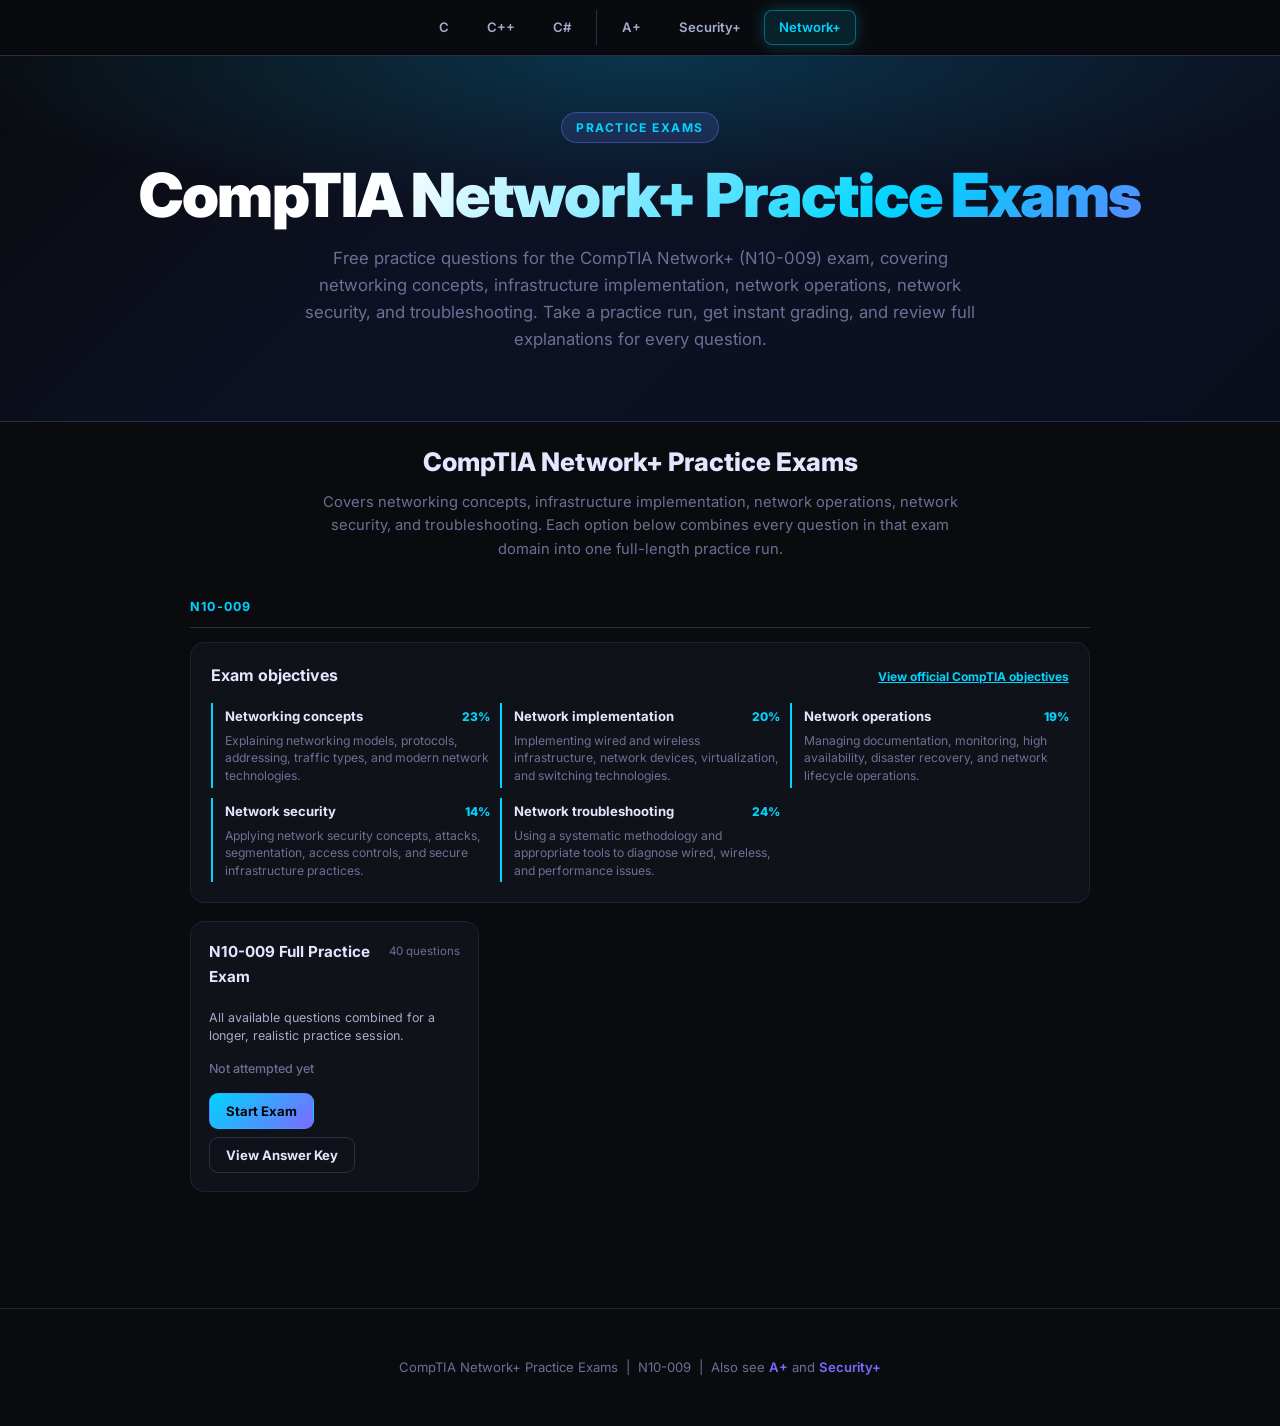
<file: network.html>
<!DOCTYPE html>
<html lang="en">
<head>
  <meta charset="UTF-8" />
  <meta name="viewport" content="width=device-width, initial-scale=1.0" />
  <title>CompTIA Network+ Practice Exams</title>
  <meta name="description" content="Free CompTIA Network+ (N10-009) practice exams with instant grading and full answer explanations." />
  <link rel="preconnect" href="https://fonts.googleapis.com" />
  <link rel="preconnect" href="https://fonts.gstatic.com" crossorigin />
  <link href="https://fonts.googleapis.com/css2?family=JetBrains+Mono:wght@400;600;700&family=Inter:wght@400;500;600;700;800;900&display=swap" rel="stylesheet" />
  <link rel="stylesheet" href="styles.css" />
</head>
<body class="theme-network">

<!-- ════════════════════════════════ SITE NAVIGATION ════════════════════════════════ -->
<nav class="site-nav">
  <div class="nav-links">
    <a class="nav-item tab-c" href="index.html">C</a>
    <a class="nav-item tab-cpp" href="cpp.html">C++</a>
    <a class="nav-item tab-cs" href="csharp.html">C#</a>
    <span class="nav-divider"></span>
    <a class="nav-item tab-aplus" href="aplus.html">A+</a>
    <a class="nav-item tab-security" href="security.html">Security+</a>
    <a class="nav-item tab-network active" href="network.html">Network+</a>
  </div>
</nav>

<!-- ════════════════════════════════ HERO ════════════════════════════════ -->
<header class="hero">
  <div class="hero-badge">Practice Exams</div>
  <h1>CompTIA Network+ Practice Exams</h1>
  <p>Free practice questions for the CompTIA Network+ (N10-009) exam, covering networking concepts, infrastructure implementation, network operations, network security, and troubleshooting. Take a practice run, get instant grading, and review full explanations for every question.</p>
</header>

<div class="wrapper">
  <div class="quiz-app" id="certApp" data-cert="network">
    <p class="quiz-error">Loading practice exams...</p>
  </div>
</div>

<footer>
  <p>CompTIA Network+ Practice Exams &nbsp;|&nbsp; N10-009 &nbsp;|&nbsp; Also see <a href="aplus.html">A+</a> and <a href="security.html">Security+</a></p>
</footer>

<script src="cert-data.js"></script>
<script src="quiz.js"></script>

</body>
</html>
</file>
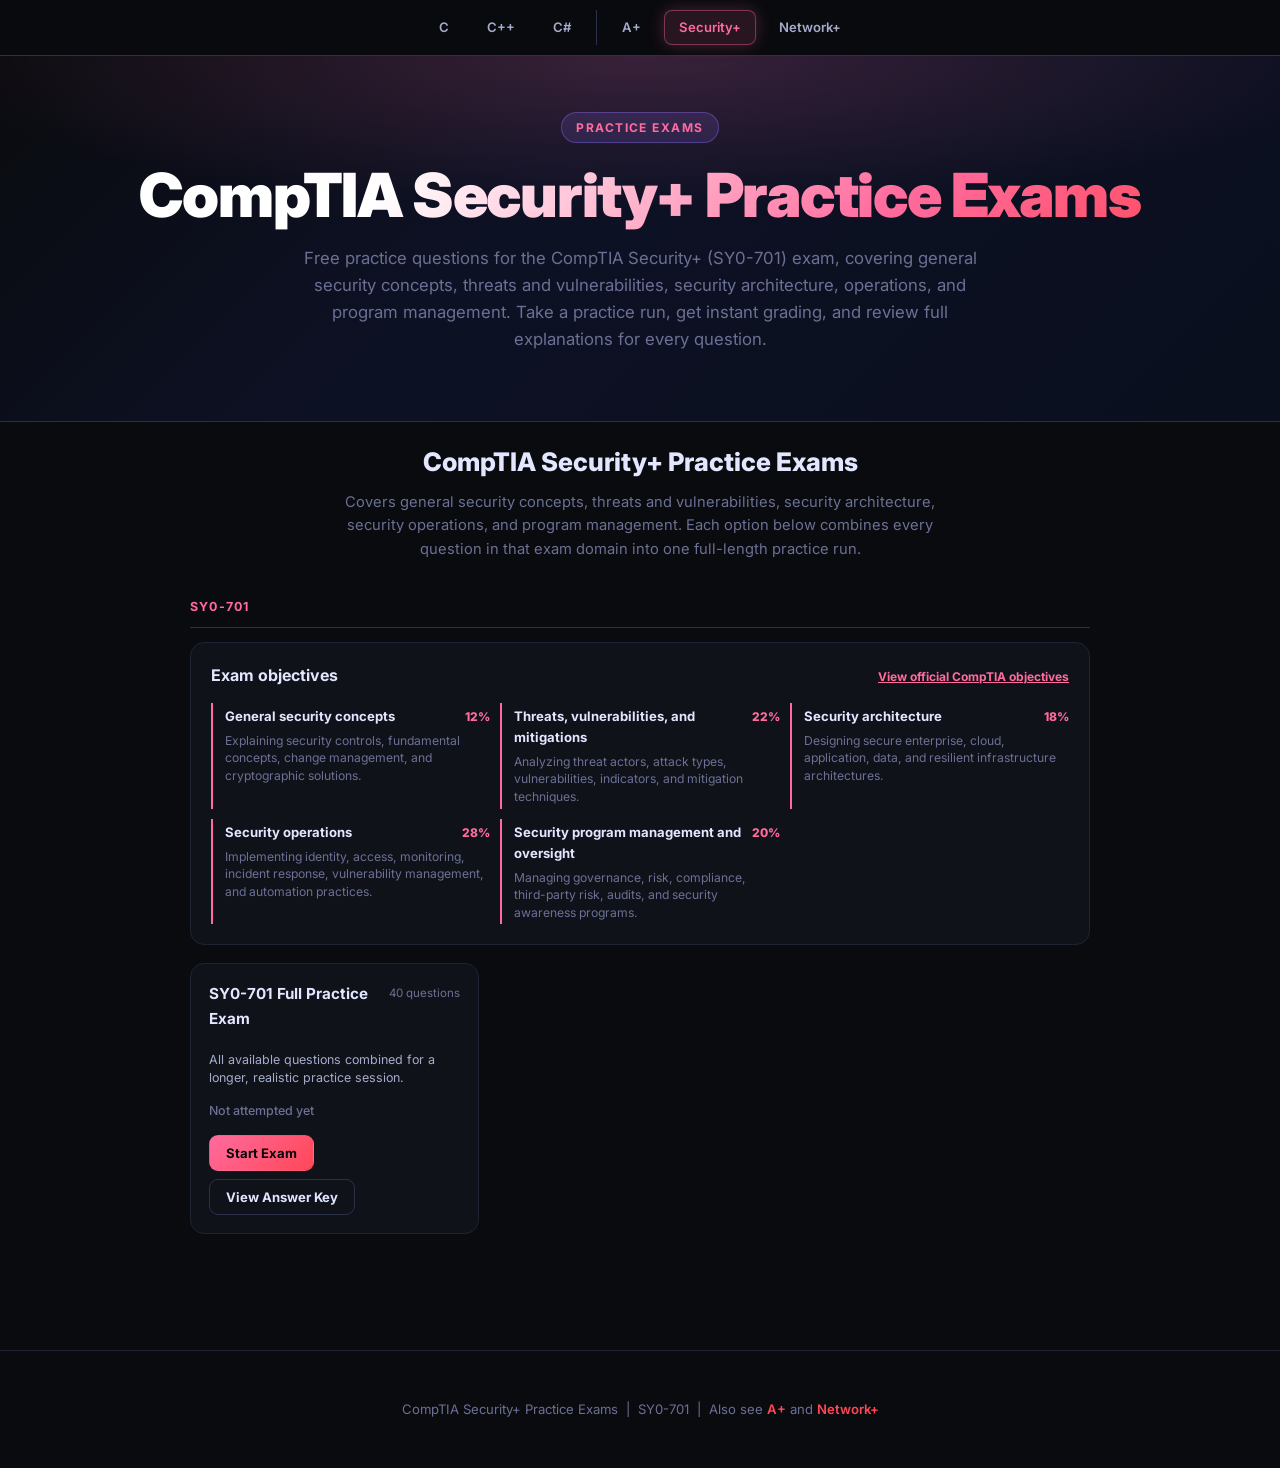
<file: security.html>
<!DOCTYPE html>
<html lang="en">
<head>
  <meta charset="UTF-8" />
  <meta name="viewport" content="width=device-width, initial-scale=1.0" />
  <title>CompTIA Security+ Practice Exams</title>
  <meta name="description" content="Free CompTIA Security+ (SY0-701) practice exams with instant grading and full answer explanations." />
  <link rel="preconnect" href="https://fonts.googleapis.com" />
  <link rel="preconnect" href="https://fonts.gstatic.com" crossorigin />
  <link href="https://fonts.googleapis.com/css2?family=JetBrains+Mono:wght@400;600;700&family=Inter:wght@400;500;600;700;800;900&display=swap" rel="stylesheet" />
  <link rel="stylesheet" href="styles.css" />
</head>
<body class="theme-security">

<!-- ════════════════════════════════ SITE NAVIGATION ════════════════════════════════ -->
<nav class="site-nav">
  <div class="nav-links">
    <a class="nav-item tab-c" href="index.html">C</a>
    <a class="nav-item tab-cpp" href="cpp.html">C++</a>
    <a class="nav-item tab-cs" href="csharp.html">C#</a>
    <span class="nav-divider"></span>
    <a class="nav-item tab-aplus" href="aplus.html">A+</a>
    <a class="nav-item tab-security active" href="security.html">Security+</a>
    <a class="nav-item tab-network" href="network.html">Network+</a>
  </div>
</nav>

<!-- ════════════════════════════════ HERO ════════════════════════════════ -->
<header class="hero">
  <div class="hero-badge">Practice Exams</div>
  <h1>CompTIA Security+ Practice Exams</h1>
  <p>Free practice questions for the CompTIA Security+ (SY0-701) exam, covering general security concepts, threats and vulnerabilities, security architecture, operations, and program management. Take a practice run, get instant grading, and review full explanations for every question.</p>
</header>

<div class="wrapper">
  <div class="quiz-app" id="certApp" data-cert="security">
    <p class="quiz-error">Loading practice exams...</p>
  </div>
</div>

<footer>
  <p>CompTIA Security+ Practice Exams &nbsp;|&nbsp; SY0-701 &nbsp;|&nbsp; Also see <a href="aplus.html">A+</a> and <a href="network.html">Network+</a></p>
</footer>

<script src="cert-data.js"></script>
<script src="quiz.js"></script>

</body>
</html>
</file>
<file: styles.css>
/* ============================================================
   STYLES.CSS — C-Family Ultimate Reference Website Design System
   ============================================================ */

:root {
  --bg:        #0a0b0f;
  --bg2:       #10121a;
  --bg3:       #161925;
  --bg-card-head: #141724;
  --border:    #1e2235;
  --border2:   #2a2f4a;
  --border3:   #3a4268;
  --text:      #e2e6ff;
  --text-dim:  #a5accb;
  --muted:     #6b7094;
  --accent1:   #7c6aff;
  --accent2:   #00d4ff;
  --accent3:   #ff6b9d;
  --accent4:   #ffd166;
  --accent5:   #06d6a0;
  --red:       #ff4757;
  --orange:    #ff7c43;
  --green:     #06d6a0;

  /* Level Colors */
  --lvl1: #06d6a0;
  --lvl2: #00d4ff;
  --lvl3: #7c6aff;
  --lvl4: #ff6b9d;
  --lvl5: #ffd166;
  --lvl6: #ff4757;

  /* Language Branding */
  --c-color:   #00d4ff;
  --cpp-color: #0075c9;
  --cpp-glow:  #00d4ff;
  --cs-color:  #b388ff;
  --cs-glow:   #ff6b9d;
}

/* Page Theme Overrides */
body.theme-cpp {
  --accent1: #00d4ff;
  --accent2: #7c6aff;
  --accent3: #ff6b9d;
}

body.theme-cs {
  --accent1: #b388ff;
  --accent2: #ff6b9d;
  --accent3: #ffd166;
}

body.theme-compare {
  --accent1: #00d4ff;
  --accent2: #b388ff;
  --accent3: #06d6a0;
}

*, *::before, *::after { box-sizing: border-box; margin: 0; padding: 0; }

html { scroll-behavior: smooth; }

body {
  background: var(--bg);
  color: var(--text);
  font-family: 'Inter', system-ui, -apple-system, sans-serif;
  line-height: 1.6;
  min-height: 100vh;
  position: relative;
  overflow-x: hidden;
}

/* ── GLOBAL TOP NAVIGATION ── */
.site-nav {
  position: sticky;
  top: 0;
  z-index: 1000;
  background: rgba(10, 11, 15, 0.88);
  backdrop-filter: blur(14px);
  -webkit-backdrop-filter: blur(14px);
  border-bottom: 1px solid var(--border2);
  padding: 10px 24px;
  display: grid;
  grid-template-columns: 1fr auto 1fr;
  align-items: center;
  gap: 20px;
  transition: all .2s ease;
}

.nav-links {
  display: flex;
  grid-column: 2;
  justify-self: center;
  align-items: center;
  gap: 8px;
  list-style: none;
  flex-wrap: wrap;
}

.nav-item {
  display: inline-flex;
  align-items: center;
  gap: 6px;
  padding: 6px 14px;
  border-radius: 8px;
  font-size: .82rem;
  font-weight: 600;
  color: var(--text-dim);
  text-decoration: none;
  border: 1px solid transparent;
  transition: all .15s ease;
}

.nav-item:hover {
  color: #fff;
  background: rgba(255, 255, 255, 0.05);
  border-color: var(--border2);
  transform: translateY(-1px);
}

.nav-item.active {
  color: #fff;
  background: rgba(124, 106, 255, 0.15);
  border-color: rgba(124, 106, 255, 0.4);
  box-shadow: 0 0 16px rgba(124, 106, 255, 0.2);
}

.nav-item.tab-c.active {
  background: rgba(6, 214, 160, 0.12);
  border-color: rgba(6, 214, 160, 0.4);
  color: #06d6a0;
  box-shadow: 0 0 16px rgba(6, 214, 160, 0.25);
}

.nav-item.tab-cpp.active {
  background: rgba(0, 212, 255, 0.12);
  border-color: rgba(0, 212, 255, 0.4);
  color: #00d4ff;
  box-shadow: 0 0 16px rgba(0, 212, 255, 0.25);
}

.nav-item.tab-cs.active {
  background: rgba(179, 136, 255, 0.12);
  border-color: rgba(179, 136, 255, 0.4);
  color: #b388ff;
  box-shadow: 0 0 16px rgba(179, 136, 255, 0.25);
}

.nav-search-container {
  display: flex;
  grid-column: 3;
  justify-self: end;
  align-items: center;
  position: relative;
  min-width: 240px;
}

.nav-search-input {
  width: 100%;
  background: var(--bg2);
  border: 1px solid var(--border2);
  color: var(--text);
  font-family: inherit;
  font-size: .8rem;
  padding: 7px 32px 7px 12px;
  border-radius: 8px;
  outline: none;
  transition: all .2s;
}

.nav-search-input:focus {
  border-color: var(--accent1);
  box-shadow: 0 0 12px rgba(124, 106, 255, 0.3);
  background: var(--bg3);
}

.nav-search-input::placeholder {
  color: var(--muted);
}

.search-shortcut-hint {
  position: absolute;
  right: 8px;
  font-size: .68rem;
  font-weight: 700;
  color: var(--muted);
  background: var(--bg3);
  border: 1px solid var(--border);
  padding: 2px 5px;
  border-radius: 4px;
  pointer-events: none;
}

/* ── HEADER / HERO ── */
.hero {
  background: linear-gradient(135deg, #0a0b0f 0%, #0d1124 40%, #0a0f1e 100%);
  border-bottom: 1px solid var(--border2);
  padding: 56px 24px 44px;
  text-align: center;
  position: relative;
  overflow: hidden;
}
.hero::before {
  content: '';
  position: absolute;
  inset: 0;
  background: radial-gradient(ellipse 80% 60% at 50% 0%, rgba(124,106,255,.18) 0%, transparent 70%);
  pointer-events: none;
}

.theme-cpp .hero::before {
  background: radial-gradient(ellipse 80% 60% at 50% 0%, rgba(0,212,255,.18) 0%, transparent 70%);
}

.theme-cs .hero::before {
  background: radial-gradient(ellipse 80% 60% at 50% 0%, rgba(179,136,255,.18) 0%, transparent 70%);
}

.theme-compare .hero::before {
  background: radial-gradient(ellipse 80% 60% at 50% 0%, rgba(255,107,157,.15) 0%, transparent 70%);
}

.hero-badge {
  display: inline-block;
  background: rgba(124,106,255,.15);
  border: 1px solid rgba(124,106,255,.4);
  color: var(--accent1);
  font-size: .75rem;
  font-weight: 700;
  letter-spacing: .12em;
  text-transform: uppercase;
  padding: 5px 14px;
  border-radius: 100px;
  margin-bottom: 18px;
}
.hero h1 {
  font-size: clamp(2.2rem, 5vw, 3.8rem);
  font-weight: 900;
  letter-spacing: -.02em;
  line-height: 1.15;
  background: linear-gradient(135deg, #fff 30%, var(--accent1) 70%, var(--accent2) 100%);
  -webkit-background-clip: text;
  -webkit-text-fill-color: transparent;
  background-clip: text;
  margin-bottom: 14px;
}
.hero p {
  color: var(--muted);
  font-size: 1.05rem;
  max-width: 680px;
  margin: 0 auto 24px;
  line-height: 1.6;
}

/* level pills */
.level-pills {
  display: flex;
  flex-wrap: wrap;
  gap: 10px;
  justify-content: center;
  margin-top: 10px;
}
.pill {
  display: inline-flex;
  align-items: center;
  gap: 6px;
  padding: 6px 14px;
  border-radius: 100px;
  font-size: .78rem;
  font-weight: 600;
  border: 1px solid;
  cursor: pointer;
  transition: transform .15s, box-shadow .15s, filter .15s;
  text-decoration: none;
}
.pill:hover { transform: translateY(-2px); box-shadow: 0 4px 20px rgba(0,0,0,.4); filter: brightness(1.15); }
.pill-1 { color: var(--lvl1); border-color: rgba(6,214,160,.3); background: rgba(6,214,160,.08); }
.pill-2 { color: var(--lvl2); border-color: rgba(0,212,255,.3); background: rgba(0,212,255,.08); }
.pill-3 { color: var(--lvl3); border-color: rgba(124,106,255,.3); background: rgba(124,106,255,.08); }
.pill-4 { color: var(--lvl4); border-color: rgba(255,107,157,.3); background: rgba(255,107,157,.08); }
.pill-5 { color: var(--lvl5); border-color: rgba(255,209,102,.3); background: rgba(255,209,102,.08); }
.pill-6 { color: var(--lvl6); border-color: rgba(255,71,87,.3); background: rgba(255,71,87,.08); }

/* Quick Search Status Bar */
.search-results-bar {
  display: none;
  max-width: 1300px;
  margin: 20px auto 0;
  padding: 10px 18px;
  background: var(--bg2);
  border: 1px solid var(--border2);
  border-radius: 10px;
  align-items: center;
  justify-content: space-between;
  font-size: .85rem;
  color: var(--text-dim);
}
.search-results-bar.active { display: flex; }
.search-clear-btn {
  background: none;
  border: 1px solid var(--border2);
  color: var(--muted);
  cursor: pointer;
  padding: 3px 10px;
  border-radius: 6px;
  font-size: .75rem;
  transition: all .15s;
}
.search-clear-btn:hover { color: #fff; border-color: var(--accent1); }

/* ── LAYOUT ── */
.wrapper {
  max-width: 1300px;
  margin: 0 auto;
  padding: 20px 20px 80px;
}

/* ── SECTION HEADER ── */
.section-header {
  display: flex;
  align-items: center;
  gap: 16px;
  margin: 56px 0 24px;
  padding-bottom: 16px;
  border-bottom: 1px solid var(--border2);
}
.section-num {
  width: 44px;
  height: 44px;
  border-radius: 12px;
  display: grid;
  place-items: center;
  font-size: 1.05rem;
  font-weight: 900;
  flex-shrink: 0;
}
.s1 .section-num { background: rgba(6,214,160,.15);  color: var(--lvl1); }
.s2 .section-num { background: rgba(0,212,255,.15);  color: var(--lvl2); }
.s3 .section-num { background: rgba(124,106,255,.15); color: var(--lvl3); }
.s4 .section-num { background: rgba(255,107,157,.15); color: var(--lvl4); }
.s5 .section-num { background: rgba(255,209,102,.15); color: var(--lvl5); }
.s6 .section-num { background: rgba(255,71,87,.15);   color: var(--lvl6); }

.section-title { font-size: 1.5rem; font-weight: 800; }
.section-label {
  margin-left: auto;
  font-size: .7rem;
  font-weight: 700;
  letter-spacing: .12em;
  text-transform: uppercase;
  padding: 4px 12px;
  border-radius: 100px;
  border: 1px solid;
  flex-shrink: 0;
}
.s1 .section-label { color: var(--lvl1); border-color: rgba(6,214,160,.3); background: rgba(6,214,160,.08); }
.s2 .section-label { color: var(--lvl2); border-color: rgba(0,212,255,.3); background: rgba(0,212,255,.08); }
.s3 .section-label { color: var(--lvl3); border-color: rgba(124,106,255,.3); background: rgba(124,106,255,.08); }
.s4 .section-label { color: var(--lvl4); border-color: rgba(255,107,157,.3); background: rgba(255,107,157,.08); }
.s5 .section-label { color: var(--lvl5); border-color: rgba(255,209,102,.3); background: rgba(255,209,102,.08); }
.s6 .section-label { color: var(--lvl6); border-color: rgba(255,71,87,.3); background: rgba(255,71,87,.08); }

/* ── GRID ── */
.grid {
  display: grid;
  grid-template-columns: repeat(auto-fill, minmax(420px, 1fr));
  gap: 20px;
}
.grid.wide { grid-template-columns: 1fr; }

/* ── CARD ── */
.card {
  background: var(--bg2);
  border: 1px solid var(--border);
  border-radius: 16px;
  overflow: hidden;
  display: flex;
  flex-direction: column;
  transition: border-color .2s, transform .2s, box-shadow .2s;
}
.card:hover {
  border-color: var(--border2);
  transform: translateY(-2px);
  box-shadow: 0 8px 30px rgba(0,0,0,.45);
}
.card.card-highlight {
  border-color: var(--accent1);
  box-shadow: 0 0 20px rgba(124, 106, 255, 0.2);
}
.card.hidden {
  display: none !important;
}

.card-head {
  display: flex;
  align-items: center;
  justify-content: space-between;
  gap: 10px;
  padding: 13px 18px;
  border-bottom: 1px solid var(--border);
  background: var(--bg3);
}
.card-head-left {
  display: flex;
  align-items: center;
  gap: 10px;
  min-width: 0;
}
.card-icon {
  font-size: 1.1rem;
  flex-shrink: 0;
}
.card-title {
  font-size: .88rem;
  font-weight: 700;
  color: #c8cef5;
  letter-spacing: .02em;
  white-space: normal;
  line-height: 1.35;
}
.card-body {
  padding: 0;
  display: flex;
  flex-direction: column;
  flex: 1;
}

/* ── CODE BLOCK & WRAPPER ── */
.code-wrap {
  position: relative;
  background: #0d0f16;
}
pre {
  font-family: 'JetBrains Mono', 'Fira Code', monospace;
  font-size: .78rem;
  line-height: 1.75;
  padding: 18px 20px;
  overflow-x: auto;
  tab-size: 4;
  white-space: pre;
}

/* Copy Button */
.copy-btn {
  position: absolute;
  top: 10px;
  right: 10px;
  background: rgba(22, 25, 37, 0.85);
  border: 1px solid var(--border2);
  color: var(--muted);
  font-family: 'Inter', sans-serif;
  font-size: .7rem;
  font-weight: 600;
  padding: 4px 9px;
  border-radius: 6px;
  cursor: pointer;
  opacity: 0;
  transition: opacity .15s ease, background .15s, color .15s, border-color .15s;
  backdrop-filter: blur(4px);
  z-index: 10;
}
.code-wrap:hover .copy-btn {
  opacity: 1;
}
.copy-btn:hover {
  background: var(--bg3);
  color: #fff;
  border-color: var(--accent1);
}
.copy-btn.copied {
  opacity: 1;
  color: var(--green);
  border-color: var(--green);
  background: rgba(6, 214, 160, 0.15);
}

/* Syntax highlight classes */
.kw  { color: #7c6aff; font-weight: 700; }   /* keywords */
.ty  { color: #00d4ff; }                      /* types */
.fn  { color: #ffd166; }                      /* function names */
.cm  { color: #4a5280; font-style: italic; }  /* comments */
.cm.hot { color: #6b7094; }                   /* brighter comments */
.st  { color: #06d6a0; }                      /* strings */
.nm  { color: #ff9f7e; }                      /* numbers */
.pp  { color: #ff6b9d; }                      /* preprocessor / attributes */
.op  { color: #e2e6ff; }                      /* operators/punct */
.va  { color: #e2e6ff; }                      /* variables */
.prop { color: #ff6b9d; }                     /* properties / members */

/* callout inside card */
.callout {
  margin: 12px 18px 16px;
  padding: 10px 14px;
  border-radius: 10px;
  font-size: .8rem;
  border-left: 3px solid;
  line-height: 1.5;
}
.callout.info { background: rgba(0,212,255,.06); border-color: var(--accent2); color: #94d8f5; }
.callout.warn { background: rgba(255,209,102,.06); border-color: var(--accent4); color: #d4ae60; }
.callout.danger { background: rgba(255,71,87,.06); border-color: var(--red); color: #d47a84; }
.callout.tip { background: rgba(6,214,160,.06); border-color: var(--accent5); color: #5fcfb4; }

/* table inside card */
.tbl-wrap { overflow-x: auto; padding: 0 18px 18px; }
table { width: 100%; border-collapse: collapse; font-size: .8rem; }
th {
  text-align: left;
  color: var(--muted);
  font-weight: 600;
  font-size: .7rem;
  text-transform: uppercase;
  letter-spacing: .08em;
  padding: 8px 12px;
  border-bottom: 1px solid var(--border2);
}
td {
  padding: 8px 12px;
  border-bottom: 1px solid var(--border);
  vertical-align: top;
}
tr:last-child td { border-bottom: none; }
td:first-child { font-family: 'JetBrains Mono', monospace; color: var(--accent2); font-size: .76rem; }
td.desc { color: #9aa4d0; line-height: 1.5; }

/* divider */
.divider {
  border: none;
  border-top: 1px solid var(--border);
  margin: 0 18px 14px;
}

/* Floating Back to Top Button */
.back-to-top {
  position: fixed;
  bottom: 24px;
  right: 24px;
  width: 44px;
  height: 44px;
  background: var(--bg3);
  border: 1px solid var(--border2);
  color: var(--text);
  border-radius: 12px;
  display: grid;
  place-items: center;
  font-size: 1.1rem;
  cursor: pointer;
  opacity: 0;
  visibility: hidden;
  transform: translateY(10px);
  transition: all .25s ease;
  z-index: 999;
  box-shadow: 0 4px 20px rgba(0,0,0,.5);
}
.back-to-top.visible {
  opacity: 1;
  visibility: visible;
  transform: translateY(0);
}
.back-to-top:hover {
  background: var(--accent1);
  color: #fff;
  border-color: var(--accent1);
  transform: translateY(-2px);
}

/* No search results card */
.no-results-card {
  display: none;
  grid-column: 1 / -1;
  text-align: center;
  padding: 60px 20px;
  background: var(--bg2);
  border: 1px dashed var(--border2);
  border-radius: 16px;
  color: var(--muted);
}
.no-results-card h3 {
  font-size: 1.2rem;
  color: var(--text);
  margin-bottom: 8px;
}

/* footer */
footer {
  text-align: center;
  padding: 48px 20px;
  color: var(--muted);
  font-size: .82rem;
  border-top: 1px solid var(--border);
  background: var(--bg);
}
footer span { color: var(--accent1); }
footer a { color: var(--accent2); text-decoration: none; font-weight: 600; }
footer a:hover { text-decoration: underline; }

/* scrollbar */
::-webkit-scrollbar { width: 7px; height: 7px; }
::-webkit-scrollbar-track { background: var(--bg); }
::-webkit-scrollbar-thumb { background: var(--border2); border-radius: 4px; }
::-webkit-scrollbar-thumb:hover { background: var(--border3); }

/* Responsive adjustments */
@media (max-width: 900px) {
  .site-nav {
    display: flex;
    justify-content: center;
    flex-wrap: wrap;
    padding: 12px 16px;
  }
  .nav-search-container {
    order: 3;
    width: 100%;
    margin-top: 8px;
  }
  .grid {
    grid-template-columns: 1fr;
  }
}

@media (max-width: 600px) {
  .section-label { display: none; }
  .hero { padding: 40px 16px 32px; }
  .level-pills { gap: 6px; }
  .pill { padding: 4px 10px; font-size: .72rem; }
}

/* ============================================================
   CERTIFICATION PRACTICE EXAM ENGINE — Quiz Components
   ============================================================ */

body.theme-aplus {
  --accent1: #06d6a0;
  --accent2: #00d4ff;
  --accent3: #ffd166;
}
body.theme-security {
  --accent1: #ff6b9d;
  --accent2: #ff4757;
  --accent3: #ffd166;
}
body.theme-network {
  --accent1: #00d4ff;
  --accent2: #7c6aff;
  --accent3: #06d6a0;
}

.theme-aplus .hero::before {
  background: radial-gradient(ellipse 80% 60% at 50% 0%, rgba(6,214,160,.18) 0%, transparent 70%);
}
.theme-security .hero::before {
  background: radial-gradient(ellipse 80% 60% at 50% 0%, rgba(255,107,157,.18) 0%, transparent 70%);
}
.theme-network .hero::before {
  background: radial-gradient(ellipse 80% 60% at 50% 0%, rgba(0,212,255,.18) 0%, transparent 70%);
}

.nav-item.tab-aplus.active {
  background: rgba(6, 214, 160, 0.12);
  border-color: rgba(6, 214, 160, 0.4);
  color: #06d6a0;
  box-shadow: 0 0 16px rgba(6, 214, 160, 0.25);
}
.nav-item.tab-security.active {
  background: rgba(255, 107, 157, 0.12);
  border-color: rgba(255, 107, 157, 0.4);
  color: #ff6b9d;
  box-shadow: 0 0 16px rgba(255, 107, 157, 0.25);
}
.nav-item.tab-network.active {
  background: rgba(0, 212, 255, 0.12);
  border-color: rgba(0, 212, 255, 0.4);
  color: #00d4ff;
  box-shadow: 0 0 16px rgba(0, 212, 255, 0.25);
}
.nav-divider {
  width: 1px;
  align-self: stretch;
  background: var(--border2);
  margin: 0 2px;
}

/* Quiz app container */
.quiz-app {
  max-width: 900px;
  margin: 0 auto;
}

.study-resources {
  max-width: 900px;
  margin: 8px auto 42px;
  padding-top: 28px;
  border-top: 1px solid var(--border2);
}
.study-resources-heading {
  display: flex;
  align-items: flex-start;
  justify-content: space-between;
  gap: 18px;
  margin-bottom: 16px;
}
.section-kicker {
  color: var(--accent1);
  font-size: .72rem;
  font-weight: 800;
  letter-spacing: .1em;
  text-transform: uppercase;
}
.study-resources h2 {
  font-size: 1.35rem;
  margin: 5px 0;
}
.study-resources-heading p {
  color: var(--muted);
  font-size: .84rem;
  line-height: 1.5;
  margin: 0;
}
.study-resources-note {
  border: 1px solid var(--border2);
  border-radius: 999px;
  color: var(--muted);
  font-size: .7rem;
  padding: 6px 10px;
  white-space: nowrap;
}
.study-resource-grid {
  display: grid;
  grid-template-columns: repeat(2, minmax(0, 1fr));
  gap: 14px;
}
.study-resource-card {
  background: var(--bg2);
  border: 1px solid var(--border);
  border-radius: 12px;
  display: flex;
  flex-direction: column;
  gap: 9px;
  padding: 18px;
  text-decoration: none;
  transition: border-color .2s, transform .2s;
}
.study-resource-card:hover {
  border-color: var(--accent1);
  transform: translateY(-2px);
}
.study-resource-type {
  color: var(--muted);
  font-size: .7rem;
  font-weight: 700;
  text-transform: uppercase;
}
.study-resource-title {
  color: var(--text);
  font-size: 1rem;
  font-weight: 800;
}
.study-resource-description {
  color: var(--text-dim);
  font-size: .78rem;
  line-height: 1.5;
}
.study-resource-link {
  color: var(--accent1);
  font-size: .78rem;
  font-weight: 800;
  margin-top: auto;
}

.quiz-hub-intro {
  text-align: center;
  margin-bottom: 36px;
}
.quiz-hub-intro h2 {
  font-size: 1.6rem;
  font-weight: 800;
  margin-bottom: 8px;
}
.quiz-hub-intro p {
  color: var(--muted);
  max-width: 640px;
  margin: 0 auto;
  font-size: .92rem;
  line-height: 1.6;
}

.quiz-group { margin-bottom: 36px; }
.quiz-group-label {
  font-size: .78rem;
  font-weight: 700;
  letter-spacing: .1em;
  text-transform: uppercase;
  color: var(--accent1);
  margin-bottom: 14px;
  padding-bottom: 10px;
  border-bottom: 1px solid var(--border2);
}

.quiz-objectives {
  background: var(--bg2);
  border: 1px solid var(--border);
  border-radius: 14px;
  padding: 20px;
  margin-bottom: 18px;
}
.quiz-objectives-heading {
  display: flex;
  align-items: baseline;
  justify-content: space-between;
  gap: 14px;
  margin-bottom: 14px;
}
.quiz-objectives-heading h3 {
  margin: 0;
  font-size: 1rem;
}
.quiz-objectives-heading a {
  color: var(--accent1);
  font-size: .75rem;
  font-weight: 700;
}
.quiz-objectives-grid {
  display: grid;
  grid-template-columns: repeat(auto-fit, minmax(210px, 1fr));
  gap: 10px;
}
.quiz-objective {
  border-left: 2px solid var(--accent1);
  padding: 3px 0 3px 12px;
}
.quiz-objective-top {
  display: flex;
  align-items: baseline;
  justify-content: space-between;
  gap: 8px;
}
.quiz-objective h4 {
  margin: 0;
  font-size: .82rem;
}
.quiz-objective-top span {
  color: var(--accent1);
  font-size: .75rem;
  font-weight: 800;
  white-space: nowrap;
}
.quiz-objective p {
  color: var(--muted);
  font-size: .76rem;
  line-height: 1.45;
  margin: 5px 0 0;
}

.quiz-exam-grid {
  display: grid;
  grid-template-columns: repeat(auto-fill, minmax(280px, 1fr));
  gap: 16px;
}

.quiz-exam-card {
  background: var(--bg2);
  border: 1px solid var(--border);
  border-radius: 14px;
  padding: 18px;
  display: flex;
  flex-direction: column;
  gap: 10px;
  transition: border-color .2s, transform .2s;
}
.quiz-exam-card:hover {
  border-color: var(--border2);
  transform: translateY(-2px);
}
.quiz-exam-card-top { display: flex; align-items: flex-start; justify-content: space-between; gap: 10px; }
.quiz-exam-title { font-weight: 700; font-size: .95rem; }
.quiz-exam-count { font-size: .72rem; color: var(--muted); white-space: nowrap; padding-top: 2px; }
.quiz-exam-description { color: var(--text-dim); font-size: .78rem; line-height: 1.45; margin: 10px 0 4px; }
.quiz-best { font-size: .78rem; color: var(--accent1); font-weight: 600; }
.quiz-best-empty { color: var(--muted); font-weight: 500; }
.quiz-exam-actions { display: flex; gap: 8px; flex-wrap: wrap; margin-top: 4px; }

.quiz-btn {
  font-family: inherit;
  font-size: .82rem;
  font-weight: 700;
  padding: 9px 16px;
  border-radius: 9px;
  border: 1px solid var(--border2);
  cursor: pointer;
  background: var(--bg3);
  color: var(--text);
  transition: all .15s ease;
}
.quiz-btn:hover { border-color: var(--accent1); color: #fff; transform: translateY(-1px); }
.quiz-btn:disabled { opacity: .35; cursor: not-allowed; transform: none; }
.quiz-btn-primary {
  background: linear-gradient(135deg, var(--accent1), var(--accent2));
  border-color: transparent;
  color: #05060a;
}
.quiz-btn-primary:hover { filter: brightness(1.1); color: #05060a; }
.quiz-btn-ghost { background: transparent; }

/* Exam-taking view */
.quiz-topbar {
  display: flex;
  align-items: center;
  justify-content: space-between;
  gap: 12px;
  margin-bottom: 14px;
  flex-wrap: wrap;
}
.quiz-progress-label { color: var(--muted); font-size: .82rem; font-weight: 600; }
.quiz-progress-bar {
  height: 6px;
  border-radius: 100px;
  background: var(--bg3);
  overflow: hidden;
  margin-bottom: 22px;
}
.quiz-progress-fill {
  height: 100%;
  background: linear-gradient(90deg, var(--accent1), var(--accent2));
  transition: width .2s ease;
}

.quiz-question-card {
  background: var(--bg2);
  border: 1px solid var(--border);
  border-radius: 16px;
  padding: 24px;
  margin-bottom: 20px;
}
.quiz-question-text {
  font-size: 1.05rem;
  font-weight: 600;
  line-height: 1.6;
  margin-bottom: 20px;
}
.quiz-options { display: flex; flex-direction: column; gap: 10px; }
.quiz-option {
  display: flex;
  align-items: center;
  gap: 12px;
  text-align: left;
  padding: 12px 16px;
  border-radius: 10px;
  border: 1px solid var(--border2);
  background: var(--bg3);
  color: var(--text);
  font-family: inherit;
  font-size: .88rem;
  cursor: pointer;
  transition: all .15s ease;
}
.quiz-option:hover { border-color: var(--accent1); }
.quiz-option-selected {
  border-color: var(--accent1);
  background: rgba(124, 106, 255, 0.12);
  box-shadow: 0 0 0 1px var(--accent1) inset;
}
.quiz-option-letter {
  flex-shrink: 0;
  width: 26px;
  height: 26px;
  border-radius: 8px;
  background: var(--bg);
  border: 1px solid var(--border2);
  display: grid;
  place-items: center;
  font-size: .74rem;
  font-weight: 800;
  color: var(--muted);
}
.quiz-option-selected .quiz-option-letter { color: var(--accent1); border-color: var(--accent1); }
.quiz-option-text { line-height: 1.5; }

.quiz-nav-row {
  display: flex;
  align-items: center;
  justify-content: space-between;
  gap: 14px;
  flex-wrap: wrap;
}
.quiz-nav-row-end { justify-content: flex-end; }
.quiz-jump-list {
  display: flex;
  flex-wrap: wrap;
  gap: 6px;
  justify-content: center;
  flex: 1;
}
.quiz-jump {
  width: 30px;
  height: 30px;
  border-radius: 8px;
  border: 1px solid var(--border2);
  background: var(--bg3);
  color: var(--muted);
  font-size: .74rem;
  font-weight: 700;
  cursor: pointer;
}
.quiz-jump:hover { border-color: var(--accent1); color: #fff; }
.quiz-jump-answered { color: var(--accent1); border-color: var(--accent1); }
.quiz-jump-current { background: var(--accent1); color: #05060a; border-color: var(--accent1); }

/* Results view */
.quiz-results-card {
  text-align: center;
  background: var(--bg2);
  border: 1px solid var(--border2);
  border-radius: 18px;
  padding: 44px 24px;
  border-top: 4px solid var(--border2);
}
.quiz-results-card.quiz-pass { border-top-color: var(--green); }
.quiz-results-card.quiz-fail { border-top-color: var(--red); }
.quiz-results-title { font-size: 1.1rem; font-weight: 700; color: var(--muted); margin-bottom: 18px; }
.quiz-results-score { font-size: 2.6rem; font-weight: 900; }
.quiz-results-pct { font-size: 1.2rem; font-weight: 700; color: var(--accent1); margin-bottom: 10px; }
.quiz-results-status { color: var(--muted); font-size: .88rem; margin-bottom: 26px; }
.quiz-results-actions { display: flex; gap: 10px; justify-content: center; flex-wrap: wrap; }

/* Review / answer key view */
.quiz-review-item {
  background: var(--bg2);
  border: 1px solid var(--border);
  border-left: 3px solid var(--border2);
  border-radius: 14px;
  padding: 18px 20px;
  margin-bottom: 14px;
}
.quiz-review-correct { border-left-color: var(--green); }
.quiz-review-incorrect { border-left-color: var(--red); }
.quiz-review-head { display: flex; justify-content: space-between; align-items: center; margin-bottom: 8px; }
.quiz-review-num { font-size: .72rem; font-weight: 700; text-transform: uppercase; letter-spacing: .08em; color: var(--muted); }
.quiz-review-status { font-size: .72rem; font-weight: 800; text-transform: uppercase; letter-spacing: .06em; }
.quiz-review-correct .quiz-review-status { color: var(--green); }
.quiz-review-incorrect .quiz-review-status { color: var(--red); }
.quiz-review-question { font-weight: 600; margin-bottom: 14px; line-height: 1.6; }
.quiz-review-options { display: flex; flex-direction: column; gap: 8px; margin-bottom: 12px; }
.quiz-review-opt {
  display: flex;
  align-items: center;
  gap: 12px;
  padding: 9px 14px;
  border-radius: 9px;
  border: 1px solid var(--border);
  font-size: .84rem;
  color: var(--text-dim);
}
.quiz-review-opt-correct { border-color: var(--green); color: #7fe8c9; background: rgba(6,214,160,.06); }
.quiz-review-opt-wrong { border-color: var(--red); color: #f2a1a8; background: rgba(255,71,87,.06); }
.quiz-review-explanation {
  font-size: .84rem;
  color: var(--text-dim);
  line-height: 1.6;
  padding-top: 12px;
  border-top: 1px solid var(--border);
}
.quiz-review-explanation strong { color: var(--text); }

.quiz-error { text-align: center; color: var(--muted); padding: 40px; }

@media (max-width: 600px) {
  .quiz-results-score { font-size: 2rem; }
  .study-resources-heading { flex-direction: column; }
  .study-resource-grid { grid-template-columns: 1fr; }
  .quiz-objectives-heading { align-items: flex-start; flex-direction: column; gap: 6px; }
  .quiz-exam-grid { grid-template-columns: 1fr; }
}
</file>
